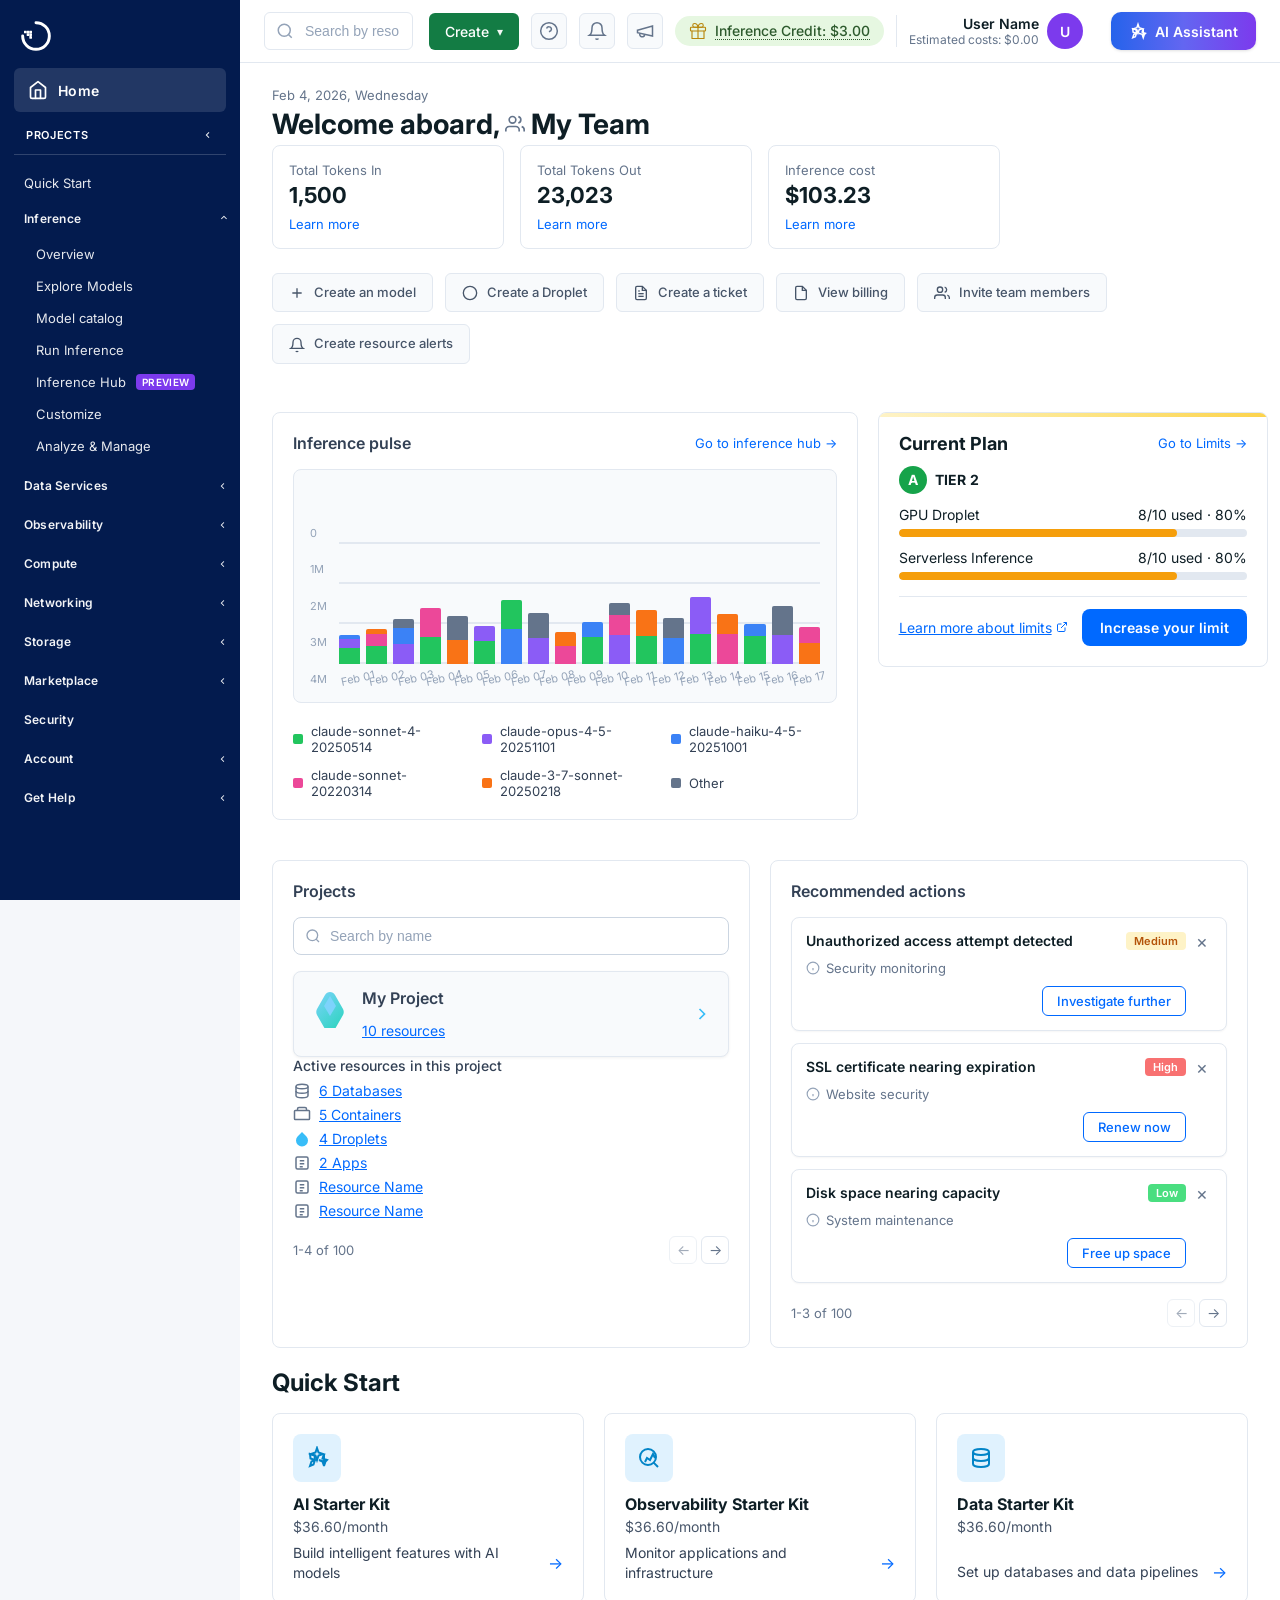
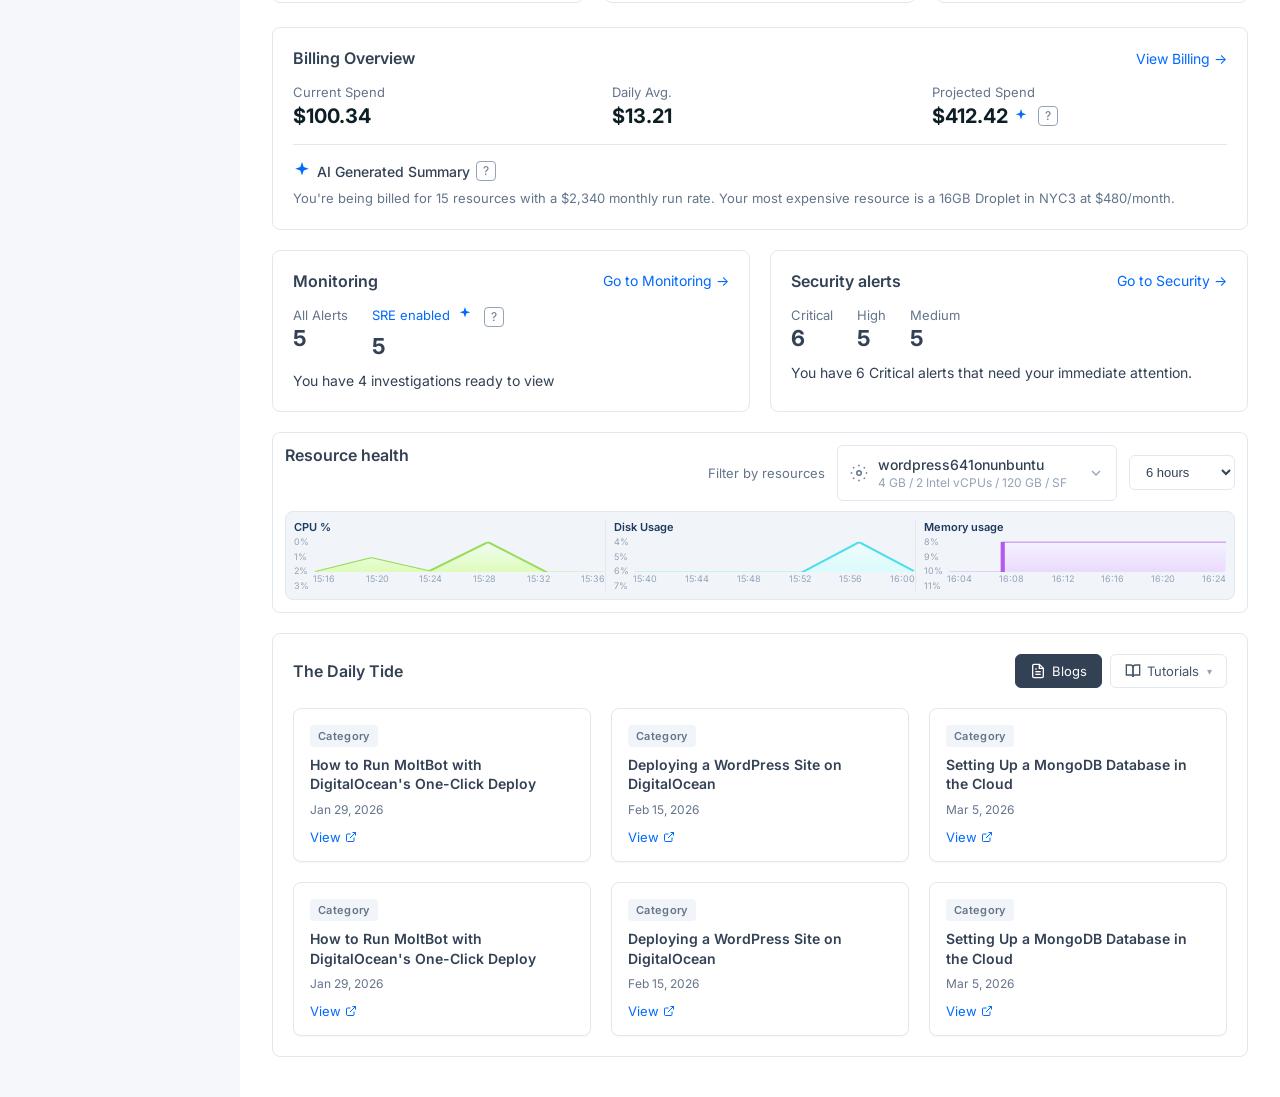
<file: index.html>
<!DOCTYPE html>
<html lang="en">
<head>
  <meta charset="UTF-8">
  <meta name="viewport" content="width=device-width, initial-scale=1.0">
  <link rel="canonical" href="https://digitalocean-udhay.github.io/do-dynamic-pricing/">
  <meta property="og:url" content="https://digitalocean-udhay.github.io/do-dynamic-pricing/">
  <title>DigitalOcean Dashboard</title>
  <link rel="stylesheet" href="styles.css?v=26">
  <link rel="preconnect" href="https://fonts.googleapis.com">
  <link rel="preconnect" href="https://fonts.gstatic.com" crossorigin>
  <link href="https://fonts.googleapis.com/css2?family=Inter:wght@400;500;600;700&display=swap" rel="stylesheet">
</head>
<body>
  <div class="app">
    <!-- Left Sidebar -->
    <aside class="sidebar sidebar-new">
      <div class="sidebar-do-logo">
        <svg class="do-logo" viewBox="0 0 24 24" fill="currentColor" aria-hidden="true">
          <!-- DigitalOcean logo: open circle with pixelated lower-left -->
          <path d="M12 2 A10 10 0 0 1 22 12 A10 10 0 0 1 12 22 A10 10 0 0 1 2 12" fill="none" stroke="currentColor" stroke-width="2.2" stroke-linecap="round" stroke-linejoin="round"/>
          <rect x="3" y="8" width="2" height="2" rx="0.3"/>
          <rect x="5" y="8" width="2" height="2" rx="0.3"/>
          <rect x="5" y="10" width="2" height="2" rx="0.3"/>
          <rect x="7" y="8" width="2" height="2" rx="0.3"/>
          <rect x="7" y="10" width="2" height="2" rx="0.3"/>
          <rect x="7" y="12" width="2" height="2" rx="0.3"/>
        </svg>
      </div>
      <a href="#" class="sidebar-home nav-item active" id="nav-home-sidebar" data-page="home">
        <svg class="sidebar-home-icon" viewBox="0 0 24 24" fill="none" stroke="currentColor" stroke-width="2" stroke-linecap="round" stroke-linejoin="round"><path d="M3 9l9-7 9 7v11a2 2 0 0 1-2 2H5a2 2 0 0 1-2-2z"/><polyline points="9 22 9 12 15 12 15 22"/></svg>
        <span class="nav-label">Home</span>
      </a>
      <div class="nav-group" data-nav-group>
        <div class="nav-item has-chevron" data-toggle>
          <span class="nav-label">PROJECTS</span>
          <span class="chevron">⌃</span>
        </div>
        <div class="nav-sub project-list">
          <a href="#" class="project-item active" id="nav-home" data-page="home">first-project</a>
          <a href="#" class="project-item project-item-new">+ New Project</a>
        </div>
      </div>
      <div class="sidebar-divider"></div>
      <div class="nav-sub sidebar-nav">
        <a href="#" class="nav-sub-item" id="nav-build-app" data-page="build-app">Quick Start</a>
        <div class="nav-group expanded">
          <div class="nav-item has-chevron" data-toggle>
            <span class="nav-label">Inference</span>
            <span class="chevron">⌃</span>
          </div>
          <div class="nav-sub">
            <a href="#" class="nav-sub-item" id="nav-inference-overview" data-page="inference-overview">Overview</a>
            <a href="#" class="nav-sub-item" id="nav-explore-models" data-page="explore-models">Explore Models</a>
            <a href="#" class="nav-sub-item" id="nav-inference-hub-models" data-page="inference-hub-models">Model catalog</a>
            <a href="#" class="nav-sub-item" id="nav-serverless-inference" data-page="serverless-inference">Run Inference</a>
            <a href="#" class="nav-sub-item" id="nav-dedicated-inference" data-page="dedicated-inference">Inference Hub <span class="nav-tag nav-tag-preview">PREVIEW</span></a>
            <a href="#" class="nav-sub-item" id="nav-customize" data-page="customize">Customize</a>
            <a href="#" class="nav-sub-item" id="nav-analyze-manage" data-page="analyze-manage">Analyze & Manage</a>
          </div>
        </div>
        <div class="nav-group">
          <div class="nav-item has-chevron" data-toggle>
            <span class="nav-label">Data Services</span>
            <span class="chevron">⌃</span>
          </div>
          <div class="nav-sub">
            <a href="#" class="nav-sub-item">Databases</a>
            <a href="#" class="nav-sub-item">Search</a>
            <a href="#" class="nav-sub-item">Knowledge Bases</a>
            <a href="#" class="nav-sub-item">Caching</a>
            <a href="#" class="nav-sub-item">Streaming</a>
            <a href="#" class="nav-sub-item">Analytics (future)</a>
          </div>
        </div>
        <div class="nav-group">
          <div class="nav-item has-chevron" data-toggle>
            <span class="nav-label">Observability</span>
            <span class="chevron">⌃</span>
          </div>
          <div class="nav-sub">
            <a href="#" class="nav-sub-item">Metrics</a>
            <a href="#" class="nav-sub-item">Logs</a>
            <a href="#" class="nav-sub-item">Alerts</a>
          </div>
        </div>
        <div class="nav-group">
          <div class="nav-item has-chevron" data-toggle>
            <span class="nav-label">Compute</span>
            <span class="chevron">⌃</span>
          </div>
          <div class="nav-sub">
            <a href="#" class="nav-sub-item">Droplets</a>
            <a href="#" class="nav-sub-item" id="nav-gpu-droplets" data-page="gpu-droplets">GPU Droplets</a>
            <a href="#" class="nav-sub-item">Bare Metal GPUs</a>
            <a href="#" class="nav-sub-item">Kubernetes (DOKS)</a>
            <a href="#" class="nav-sub-item">App Platform Apps</a>
            <a href="#" class="nav-sub-item">Functions</a>
          </div>
        </div>
        <div class="nav-group">
          <div class="nav-item has-chevron" data-toggle>
            <span class="nav-label">Networking</span>
            <span class="chevron">⌃</span>
          </div>
          <div class="nav-sub">
            <a href="#" class="nav-sub-item">Domains</a>
            <a href="#" class="nav-sub-item">Reserved IPs</a>
            <a href="#" class="nav-sub-item">Firewalls</a>
            <a href="#" class="nav-sub-item">Load Balancers</a>
            <a href="#" class="nav-sub-item">VPC</a>
            <a href="#" class="nav-sub-item">Create NAT Gateway</a>
            <a href="#" class="nav-sub-item">Partner Network Connect</a>
            <a href="#" class="nav-sub-item">Private Endpoints</a>
          </div>
        </div>
        <div class="nav-group">
          <div class="nav-item has-chevron" data-toggle>
            <span class="nav-label">Storage</span>
            <span class="chevron">⌃</span>
          </div>
          <div class="nav-sub">
            <a href="#" class="nav-sub-item">Volumes</a>
            <a href="#" class="nav-sub-item">Backups and Snapshots</a>
            <a href="#" class="nav-sub-item">Container Registry</a>
            <a href="#" class="nav-sub-item">Spaces Object Storage</a>
            <a href="#" class="nav-sub-item">Network File Storage</a>
          </div>
        </div>
        <div class="nav-group">
          <div class="nav-item has-chevron" data-toggle>
            <span class="nav-label">Marketplace</span>
            <span class="chevron">⌃</span>
          </div>
          <div class="nav-sub">
            <a href="#" class="nav-sub-item">Integration Marketplace</a>
            <a href="#" class="nav-sub-item" id="nav-ai-agents" data-page="agent-marketplace">AI Agents</a>
          </div>
        </div>
        <div class="nav-group">
          <div class="nav-item has-chevron">
            <span class="nav-label">Security</span>
          </div>
        </div>
        <div class="nav-group">
          <div class="nav-item has-chevron" data-toggle>
            <span class="nav-label">Account</span>
            <span class="chevron">⌃</span>
          </div>
          <div class="nav-sub">
            <a href="#" class="nav-sub-item">Projects</a>
            <a href="#" class="nav-sub-item" data-page="limits">Resource Limits</a>
            <a href="#" class="nav-sub-item">Settings</a>
            <a href="#" class="nav-sub-item" data-page="billing">Billing</a>
            <a href="#" class="nav-sub-item">APIs</a>
            <a href="#" class="nav-sub-item">Activity History</a>
          </div>
        </div>
        <div class="nav-group">
          <div class="nav-item has-chevron" data-toggle>
            <span class="nav-label">Get Help</span>
            <span class="chevron">⌃</span>
          </div>
          <div class="nav-sub">
            <a href="#" class="nav-sub-item">Getting Started</a>
            <a href="#" class="nav-sub-item">API Reference</a>
            <a href="#" class="nav-sub-item">Ideas Portal</a>
            <a href="#" class="nav-sub-item">Community Tutorials</a>
            <a href="#" class="nav-sub-item">Status</a>
          </div>
        </div>
      </div>
    </aside>

    <!-- Main content wrapper -->
    <div class="main-wrapper">
      <!-- Global title bar (same on every page) - DigitalOcean style -->
      <header class="global-header">
        <div class="global-header-search">
          <svg class="global-header-search-icon" viewBox="0 0 24 24" fill="none" stroke="currentColor" stroke-width="2"><circle cx="11" cy="11" r="8"/><path d="m21 21-4.35-4.35"/></svg>
          <input type="text" class="global-header-search-input" placeholder="Search by resource name or public IP (Cmd+B)">
        </div>
        <div class="global-header-right">
          <div class="create-dropdown">
            <button class="btn-create-do" id="create-btn" type="button" aria-expanded="false" aria-haspopup="true">Create <span class="global-header-chevron">▾</span></button>
            <div class="create-menu" id="create-menu" role="menu" hidden>
              <div class="create-menu-section">
                <div class="create-menu-category">INFERENCE</div>
                <a href="#" class="create-menu-item" role="menuitem"><span class="create-menu-icon"><svg viewBox="0 0 24 24" fill="currentColor" width="16" height="16"><path d="M19.35 10.04C18.67 6.59 15.64 4 12 4 9.11 4 6.6 5.64 5.35 8.04 2.34 8.36 0 10.91 0 14c0 3.31 2.69 6 6 6h13c2.76 0 5-2.24 5-5 0-2.64-2.05-4.78-4.65-4.96z"/></svg></span> Serverless Inference</a>
                <a href="#" class="create-menu-item" role="menuitem" data-page="dedicated-inference"><span class="create-menu-icon"><svg viewBox="0 0 24 24" fill="currentColor" width="16" height="16"><path d="M19.35 10.04C18.67 6.59 15.64 4 12 4 9.11 4 6.6 5.64 5.35 8.04 2.34 8.36 0 10.91 0 14c0 3.31 2.69 6 6 6h13c2.76 0 5-2.24 5-5 0-2.64-2.05-4.78-4.65-4.96z"/></svg></span> Inference Hub</a>
                <a href="#" class="create-menu-item" role="menuitem"><span class="create-menu-icon"><svg viewBox="0 0 24 24" fill="currentColor" width="16" height="16"><path d="M19.35 10.04C18.67 6.59 15.64 4 12 4 9.11 4 6.6 5.64 5.35 8.04 2.34 8.36 0 10.91 0 14c0 3.31 2.69 6 6 6h13c2.76 0 5-2.24 5-5 0-2.64-2.05-4.78-4.65-4.96z"/></svg></span> Batch Inference</a>
                <a href="#" class="create-menu-item" role="menuitem"><span class="create-menu-icon"><svg viewBox="0 0 24 24" fill="currentColor" width="16" height="16"><path d="M19.35 10.04C18.67 6.59 15.64 4 12 4 9.11 4 6.6 5.64 5.35 8.04 2.34 8.36 0 10.91 0 14c0 3.31 2.69 6 6 6h13c2.76 0 5-2.24 5-5 0-2.64-2.05-4.78-4.65-4.96z"/></svg></span> AI Agent</a>
              </div>
              <div class="create-menu-section">
                <div class="create-menu-category">DATA SERVICES</div>
                <a href="#" class="create-menu-item" role="menuitem"><span class="create-menu-icon"><svg viewBox="0 0 24 24" fill="currentColor" width="16" height="16"><path d="M19.35 10.04C18.67 6.59 15.64 4 12 4 9.11 4 6.6 5.64 5.35 8.04 2.34 8.36 0 10.91 0 14c0 3.31 2.69 6 6 6h13c2.76 0 5-2.24 5-5 0-2.64-2.05-4.78-4.65-4.96z"/></svg></span> Managed Database</a>
                <a href="#" class="create-menu-item" role="menuitem"><span class="create-menu-icon"><svg viewBox="0 0 24 24" fill="currentColor" width="16" height="16"><path d="M19.35 10.04C18.67 6.59 15.64 4 12 4 9.11 4 6.6 5.64 5.35 8.04 2.34 8.36 0 10.91 0 14c0 3.31 2.69 6 6 6h13c2.76 0 5-2.24 5-5 0-2.64-2.05-4.78-4.65-4.96z"/></svg></span> Search</a>
                <a href="#" class="create-menu-item" role="menuitem"><span class="create-menu-icon"><svg viewBox="0 0 24 24" fill="currentColor" width="16" height="16"><path d="M19.35 10.04C18.67 6.59 15.64 4 12 4 9.11 4 6.6 5.64 5.35 8.04 2.34 8.36 0 10.91 0 14c0 3.31 2.69 6 6 6h13c2.76 0 5-2.24 5-5 0-2.64-2.05-4.78-4.65-4.96z"/></svg></span> Knowledge Base</a>
                <a href="#" class="create-menu-item" role="menuitem"><span class="create-menu-icon"><svg viewBox="0 0 24 24" fill="currentColor" width="16" height="16"><path d="M19.35 10.04C18.67 6.59 15.64 4 12 4 9.11 4 6.6 5.64 5.35 8.04 2.34 8.36 0 10.91 0 14c0 3.31 2.69 6 6 6h13c2.76 0 5-2.24 5-5 0-2.64-2.05-4.78-4.65-4.96z"/></svg></span> Caching</a>
                <a href="#" class="create-menu-item" role="menuitem"><span class="create-menu-icon"><svg viewBox="0 0 24 24" fill="currentColor" width="16" height="16"><path d="M19.35 10.04C18.67 6.59 15.64 4 12 4 9.11 4 6.6 5.64 5.35 8.04 2.34 8.36 0 10.91 0 14c0 3.31 2.69 6 6 6h13c2.76 0 5-2.24 5-5 0-2.64-2.05-4.78-4.65-4.96z"/></svg></span> Streaming</a>
              </div>
              <div class="create-menu-section">
                <div class="create-menu-category">OBSERVABILITY</div>
                <a href="#" class="create-menu-item" role="menuitem"><span class="create-menu-icon"><svg viewBox="0 0 24 24" fill="currentColor" width="16" height="16"><path d="M19.35 10.04C18.67 6.59 15.64 4 12 4 9.11 4 6.6 5.64 5.35 8.04 2.34 8.36 0 10.91 0 14c0 3.31 2.69 6 6 6h13c2.76 0 5-2.24 5-5 0-2.64-2.05-4.78-4.65-4.96z"/></svg></span> Resource Alert</a>
              </div>
              <div class="create-menu-section">
                <div class="create-menu-category">COMPUTE</div>
                <a href="#" class="create-menu-item" role="menuitem"><span class="create-menu-icon"><svg viewBox="0 0 24 24" fill="currentColor" width="16" height="16"><path d="M19.35 10.04C18.67 6.59 15.64 4 12 4 9.11 4 6.6 5.64 5.35 8.04 2.34 8.36 0 10.91 0 14c0 3.31 2.69 6 6 6h13c2.76 0 5-2.24 5-5 0-2.64-2.05-4.78-4.65-4.96z"/></svg></span> Droplet</a>
                <a href="#" class="create-menu-item" role="menuitem"><span class="create-menu-icon"><svg viewBox="0 0 24 24" fill="currentColor" width="16" height="16"><path d="M19.35 10.04C18.67 6.59 15.64 4 12 4 9.11 4 6.6 5.64 5.35 8.04 2.34 8.36 0 10.91 0 14c0 3.31 2.69 6 6 6h13c2.76 0 5-2.24 5-5 0-2.64-2.05-4.78-4.65-4.96z"/></svg></span> GPU Droplet</a>
                <a href="#" class="create-menu-item" role="menuitem"><span class="create-menu-icon"><svg viewBox="0 0 24 24" fill="currentColor" width="16" height="16"><path d="M19.35 10.04C18.67 6.59 15.64 4 12 4 9.11 4 6.6 5.64 5.35 8.04 2.34 8.36 0 10.91 0 14c0 3.31 2.69 6 6 6h13c2.76 0 5-2.24 5-5 0-2.64-2.05-4.78-4.65-4.96z"/></svg></span> Kubernetes Cluster</a>
                <a href="#" class="create-menu-item" role="menuitem"><span class="create-menu-icon"><svg viewBox="0 0 24 24" fill="currentColor" width="16" height="16"><path d="M19.35 10.04C18.67 6.59 15.64 4 12 4 9.11 4 6.6 5.64 5.35 8.04 2.34 8.36 0 10.91 0 14c0 3.31 2.69 6 6 6h13c2.76 0 5-2.24 5-5 0-2.64-2.05-4.78-4.65-4.96z"/></svg></span> App Hosting</a>
                <a href="#" class="create-menu-item" role="menuitem"><span class="create-menu-icon"><svg viewBox="0 0 24 24" fill="currentColor" width="16" height="16"><path d="M19.35 10.04C18.67 6.59 15.64 4 12 4 9.11 4 6.6 5.64 5.35 8.04 2.34 8.36 0 10.91 0 14c0 3.31 2.69 6 6 6h13c2.76 0 5-2.24 5-5 0-2.64-2.05-4.78-4.65-4.96z"/></svg></span> Functions</a>
              </div>
              <div class="create-menu-section">
                <div class="create-menu-category">NETWORKING</div>
                <a href="#" class="create-menu-item" role="menuitem"><span class="create-menu-icon"><svg viewBox="0 0 24 24" fill="currentColor" width="16" height="16"><path d="M19.35 10.04C18.67 6.59 15.64 4 12 4 9.11 4 6.6 5.64 5.35 8.04 2.34 8.36 0 10.91 0 14c0 3.31 2.69 6 6 6h13c2.76 0 5-2.24 5-5 0-2.64-2.05-4.78-4.65-4.96z"/></svg></span> Domains</a>
                <a href="#" class="create-menu-item" role="menuitem"><span class="create-menu-icon"><svg viewBox="0 0 24 24" fill="currentColor" width="16" height="16"><path d="M19.35 10.04C18.67 6.59 15.64 4 12 4 9.11 4 6.6 5.64 5.35 8.04 2.34 8.36 0 10.91 0 14c0 3.31 2.69 6 6 6h13c2.76 0 5-2.24 5-5 0-2.64-2.05-4.78-4.65-4.96z"/></svg></span> Reserved IPs</a>
                <a href="#" class="create-menu-item" role="menuitem"><span class="create-menu-icon"><svg viewBox="0 0 24 24" fill="currentColor" width="16" height="16"><path d="M19.35 10.04C18.67 6.59 15.64 4 12 4 9.11 4 6.6 5.64 5.35 8.04 2.34 8.36 0 10.91 0 14c0 3.31 2.69 6 6 6h13c2.76 0 5-2.24 5-5 0-2.64-2.05-4.78-4.65-4.96z"/></svg></span> Firewalls</a>
                <a href="#" class="create-menu-item" role="menuitem"><span class="create-menu-icon"><svg viewBox="0 0 24 24" fill="currentColor" width="16" height="16"><path d="M19.35 10.04C18.67 6.59 15.64 4 12 4 9.11 4 6.6 5.64 5.35 8.04 2.34 8.36 0 10.91 0 14c0 3.31 2.69 6 6 6h13c2.76 0 5-2.24 5-5 0-2.64-2.05-4.78-4.65-4.96z"/></svg></span> Load Balancers</a>
                <a href="#" class="create-menu-item" role="menuitem"><span class="create-menu-icon"><svg viewBox="0 0 24 24" fill="currentColor" width="16" height="16"><path d="M19.35 10.04C18.67 6.59 15.64 4 12 4 9.11 4 6.6 5.64 5.35 8.04 2.34 8.36 0 10.91 0 14c0 3.31 2.69 6 6 6h13c2.76 0 5-2.24 5-5 0-2.64-2.05-4.78-4.65-4.96z"/></svg></span> VPC</a>
                <a href="#" class="create-menu-item" role="menuitem"><span class="create-menu-icon"><svg viewBox="0 0 24 24" fill="currentColor" width="16" height="16"><path d="M19.35 10.04C18.67 6.59 15.64 4 12 4 9.11 4 6.6 5.64 5.35 8.04 2.34 8.36 0 10.91 0 14c0 3.31 2.69 6 6 6h13c2.76 0 5-2.24 5-5 0-2.64-2.05-4.78-4.65-4.96z"/></svg></span> Create NAT Gateway</a>
                <a href="#" class="create-menu-item" role="menuitem"><span class="create-menu-icon"><svg viewBox="0 0 24 24" fill="currentColor" width="16" height="16"><path d="M19.35 10.04C18.67 6.59 15.64 4 12 4 9.11 4 6.6 5.64 5.35 8.04 2.34 8.36 0 10.91 0 14c0 3.31 2.69 6 6 6h13c2.76 0 5-2.24 5-5 0-2.64-2.05-4.78-4.65-4.96z"/></svg></span> Partner Network Connect</a>
                <a href="#" class="create-menu-item" role="menuitem"><span class="create-menu-icon"><svg viewBox="0 0 24 24" fill="currentColor" width="16" height="16"><path d="M19.35 10.04C18.67 6.59 15.64 4 12 4 9.11 4 6.6 5.64 5.35 8.04 2.34 8.36 0 10.91 0 14c0 3.31 2.69 6 6 6h13c2.76 0 5-2.24 5-5 0-2.64-2.05-4.78-4.65-4.96z"/></svg></span> Private Endpoints</a>
              </div>
              <div class="create-menu-section">
                <div class="create-menu-category">STORAGE</div>
                <a href="#" class="create-menu-item" role="menuitem"><span class="create-menu-icon"><svg viewBox="0 0 24 24" fill="currentColor" width="16" height="16"><path d="M19.35 10.04C18.67 6.59 15.64 4 12 4 9.11 4 6.6 5.64 5.35 8.04 2.34 8.36 0 10.91 0 14c0 3.31 2.69 6 6 6h13c2.76 0 5-2.24 5-5 0-2.64-2.05-4.78-4.65-4.96z"/></svg></span> Volume Block Storage</a>
                <a href="#" class="create-menu-item" role="menuitem"><span class="create-menu-icon"><svg viewBox="0 0 24 24" fill="currentColor" width="16" height="16"><path d="M19.35 10.04C18.67 6.59 15.64 4 12 4 9.11 4 6.6 5.64 5.35 8.04 2.34 8.36 0 10.91 0 14c0 3.31 2.69 6 6 6h13c2.76 0 5-2.24 5-5 0-2.64-2.05-4.78-4.65-4.96z"/></svg></span> Spaces Object Storage</a>
                <a href="#" class="create-menu-item" role="menuitem"><span class="create-menu-icon"><svg viewBox="0 0 24 24" fill="currentColor" width="16" height="16"><path d="M19.35 10.04C18.67 6.59 15.64 4 12 4 9.11 4 6.6 5.64 5.35 8.04 2.34 8.36 0 10.91 0 14c0 3.31 2.69 6 6 6h13c2.76 0 5-2.24 5-5 0-2.64-2.05-4.78-4.65-4.96z"/></svg></span> Network File Storage</a>
              </div>
              <div class="create-menu-section">
                <div class="create-menu-category">ACCOUNT</div>
                <a href="#" class="create-menu-item" role="menuitem"><span class="create-menu-icon"><svg viewBox="0 0 24 24" fill="currentColor" width="16" height="16"><path d="M19.35 10.04C18.67 6.59 15.64 4 12 4 9.11 4 6.6 5.64 5.35 8.04 2.34 8.36 0 10.91 0 14c0 3.31 2.69 6 6 6h13c2.76 0 5-2.24 5-5 0-2.64-2.05-4.78-4.65-4.96z"/></svg></span> API Key</a>
              </div>
            </div>
          </div>
          <div class="support-dropdown">
            <button class="icon-btn icon-btn-question" id="support-btn" type="button" title="Support" aria-label="Support" aria-expanded="false" aria-haspopup="true">
              <svg class="header-icon-svg" viewBox="0 0 24 24" fill="none" stroke="currentColor" stroke-width="1.8"><circle cx="12" cy="12" r="10"/><path d="M9.09 9a3 3 0 0 1 5.83 1c0 2-3 3-3 3"/><path d="M12 17h.01"/></svg>
            </button>
            <div class="support-menu" id="support-menu" role="menu" hidden>
              <div class="support-menu-title">Support Menu</div>
              <a href="#" class="support-menu-item" role="menuitem">Documentation</a>
              <a href="#" class="support-menu-item" role="menuitem">Status Page</a>
              <a href="#" class="support-menu-item" role="menuitem">Contact Support</a>
              <a href="#" class="support-menu-item" role="menuitem">Community</a>
            </div>
          </div>
          <button class="icon-btn" title="Notifications" aria-label="Notifications">
            <svg class="header-icon-svg" viewBox="0 0 24 24" fill="none" stroke="currentColor" stroke-width="1.8"><path d="M6 8a6 6 0 0 1 12 0c0 7 3 9 3 9H3s3-2 3-9"/><path d="M10.3 21a1.94 1.94 0 0 0 3.4 0"/></svg>
          </button>
          <button class="icon-btn" title="Announcements" aria-label="Announcements">
            <svg class="header-icon-svg" viewBox="0 0 24 24" fill="none" stroke="currentColor" stroke-width="1.8"><path d="m3 11 18-5v12L3 14v-3z"/><path d="M11.6 16.8a3 3 0 1 1-5.8-1.6"/></svg>
          </button>
          <a href="#" class="header-inference-credit-pill" data-page="billing" title="Inference Credit">
            <span class="header-inference-credit-icon" aria-hidden="true">
              <svg class="header-inference-credit-gift" viewBox="0 0 24 24" fill="none" stroke="currentColor" stroke-width="1.5" stroke-linecap="round" stroke-linejoin="round"><path d="M20 12v10H4V12"/><rect x="2" y="7" width="20" height="5" rx="1"/><path d="M12 22V7"/><path d="M12 7H7.5a2.5 2.5 0 0 1 0-5C11 2 12 7 12 7z"/><path d="M12 7h4.5a2.5 2.5 0 0 0 0-5C13 2 12 7 12 7z"/></svg>
            </span>
            <span class="header-inference-credit-text">Inference Credit: $3.00</span>
          </a>
          <span class="global-header-divider"></span>
          <div class="global-header-user">
            <div class="user-info">
              <span class="team-name">User Name</span>
              <span class="credits-text">Estimated costs: $0.00</span>
            </div>
            <div class="user-avatar">U</div>
            <span class="global-header-chevron">▾</span>
          </div>
          <button type="button" class="btn-ai-assistant" title="AI Assistant" aria-label="AI Assistant">
            <span class="btn-ai-assistant-icon" aria-hidden="true"><svg viewBox="0 0 24 24" fill="none" stroke="currentColor" stroke-width="2" width="18" height="18"><path d="M12 3l1.5 4.5L18 9l-4.5 1.5L12 15l-1.5-4.5L6 9l4.5-1.5L12 3z"/><path d="M5 21l1.5-4.5L10 15l-4.5-1.5L5 9l4.5 1.5L10 15l-1.5 4.5L5 21z"/><path d="M19 21l-1.5-4.5L13 15l4.5 1.5L19 21l1.5-4.5L22 15l-4.5-1.5L19 9z"/></svg></span>
            <span class="btn-ai-assistant-label">AI Assistant</span>
          </button>
        </div>
      </header>

      <!-- Home / Dashboard page (screenshot 1) -->
      <div class="page-content page-home" id="page-home">
      <main class="main-content home-dashboard">
        <p class="date-text">Feb 4, 2026, Wednesday</p>
        <h1 class="welcome-title">Welcome aboard, <span class="welcome-team"><svg class="welcome-team-icon" viewBox="0 0 24 24" fill="none" stroke="currentColor" stroke-width="2" width="20" height="20"><path d="M17 21v-2a4 4 0 0 0-4-4H5a4 4 0 0 0-4 4v2"/><circle cx="9" cy="7" r="4"/><path d="M23 21v-2a4 4 0 0 0-3-3.87"/><path d="M16 3.13a4 4 0 0 1 0 7.75"/></svg> My Team</span></h1>

        <div class="home-metrics-row">
          <div class="home-metric-card">
            <span class="home-metric-label">Total Tokens In</span>
            <span class="home-metric-value">1,500</span>
            <a href="#" class="home-metric-link">Learn more</a>
          </div>
          <div class="home-metric-card">
            <span class="home-metric-label">Total Tokens Out</span>
            <span class="home-metric-value">23,023</span>
            <a href="#" class="home-metric-link">Learn more</a>
          </div>
          <div class="home-metric-card">
            <span class="home-metric-label">Inference cost</span>
            <span class="home-metric-value">$103.23</span>
            <a href="#" class="home-metric-link">Learn more</a>
          </div>
        </div>

        <div class="quick-actions-row">
          <div class="quick-actions">
            <button class="quick-action-btn"><span class="quick-action-icon"><svg viewBox="0 0 24 24" fill="none" stroke="currentColor" stroke-width="2" width="16" height="16"><path d="M12 5v14M5 12h14"/></svg></span> Create an model</button>
            <button class="quick-action-btn"><span class="quick-action-icon"><svg viewBox="0 0 24 24" fill="none" stroke="currentColor" stroke-width="2" width="16" height="16"><circle cx="12" cy="12" r="10"/></svg></span> Create a Droplet</button>
            <button class="quick-action-btn"><span class="quick-action-icon"><svg viewBox="0 0 24 24" fill="none" stroke="currentColor" stroke-width="2" width="16" height="16"><path d="M14 2H6a2 2 0 0 0-2 2v16a2 2 0 0 0 2 2h12a2 2 0 0 0 2-2V8z"/><path d="M14 2v6h6"/><path d="M16 13H8"/><path d="M16 17H8"/><path d="M10 9H8"/></svg></span> Create a ticket</button>
            <button class="quick-action-btn"><span class="quick-action-icon"><svg viewBox="0 0 24 24" fill="none" stroke="currentColor" stroke-width="2" width="16" height="16"><path d="M14 2H6a2 2 0 0 0-2 2v16a2 2 0 0 0 2 2h12a2 2 0 0 0 2-2V8z"/><path d="M14 2v6h6"/></svg></span> View billing</button>
            <button class="quick-action-btn"><span class="quick-action-icon"><svg viewBox="0 0 24 24" fill="none" stroke="currentColor" stroke-width="2" width="16" height="16"><path d="M17 21v-2a4 4 0 0 0-4-4H5a4 4 0 0 0-4 4v2"/><circle cx="9" cy="7" r="4"/><path d="M23 21v-2a4 4 0 0 0-3-3.87"/><path d="M16 3.13a4 4 0 0 1 0 7.75"/></svg></span> Invite team members</button>
            <button class="quick-action-btn"><span class="quick-action-icon"><svg viewBox="0 0 24 24" fill="none" stroke="currentColor" stroke-width="2" width="16" height="16"><path d="M18 8A6 6 0 0 0 6 8c0 7-3 9-3 9h18s-3-2-3-9"/><path d="M13.73 21a2 2 0 0 1-3.46 0"/></svg></span> Create resource alerts</button>
          </div>
        </div>

        <div class="home-inference-limits-row">
        <section class="card inference-pulse-card">
          <div class="inference-pulse-header-row">
            <h2 class="card-title">Inference pulse</h2>
            <a href="#" class="card-link inference-pulse-goto" data-page="inference-overview">Go to inference hub →</a>
          </div>
          <div class="inference-pulse-chart-wrap">
            <div class="inference-pulse-chart" id="inference-pulse-stacked-chart">
              <div class="ip-chart-y-axis">
                <span class="ip-chart-y-label">4M</span>
                <span class="ip-chart-y-label">3M</span>
                <span class="ip-chart-y-label">2M</span>
                <span class="ip-chart-y-label">1M</span>
                <span class="ip-chart-y-label">0</span>
              </div>
              <div class="ip-chart-main">
                <div class="ip-chart-bars">
                  <div class="ip-chart-bar" style="height:18%"><span class="ip-bar-seg ip-bar-green" style="height:55%"></span><span class="ip-bar-seg ip-bar-purple" style="height:30%"></span><span class="ip-bar-seg ip-bar-blue" style="height:15%"></span></div>
                  <div class="ip-chart-bar" style="height:22%"><span class="ip-bar-seg ip-bar-green" style="height:50%"></span><span class="ip-bar-seg ip-bar-pink" style="height:35%"></span><span class="ip-bar-seg ip-bar-orange" style="height:15%"></span></div>
                  <div class="ip-chart-bar" style="height:28%"><span class="ip-bar-seg ip-bar-purple" style="height:45%"></span><span class="ip-bar-seg ip-bar-blue" style="height:35%"></span><span class="ip-bar-seg ip-bar-gray" style="height:20%"></span></div>
                  <div class="ip-chart-bar" style="height:35%"><span class="ip-bar-seg ip-bar-green" style="height:48%"></span><span class="ip-bar-seg ip-bar-pink" style="height:52%"></span></div>
                  <div class="ip-chart-bar" style="height:30%"><span class="ip-bar-seg ip-bar-orange" style="height:50%"></span><span class="ip-bar-seg ip-bar-gray" style="height:50%"></span></div>
                  <div class="ip-chart-bar" style="height:24%"><span class="ip-bar-seg ip-bar-green" style="height:60%"></span><span class="ip-bar-seg ip-bar-purple" style="height:40%"></span></div>
                  <div class="ip-chart-bar" style="height:40%"><span class="ip-bar-seg ip-bar-blue" style="height:55%"></span><span class="ip-bar-seg ip-bar-green" style="height:45%"></span></div>
                  <div class="ip-chart-bar" style="height:32%"><span class="ip-bar-seg ip-bar-purple" style="height:50%"></span><span class="ip-bar-seg ip-bar-gray" style="height:50%"></span></div>
                  <div class="ip-chart-bar" style="height:20%"><span class="ip-bar-seg ip-bar-pink" style="height:55%"></span><span class="ip-bar-seg ip-bar-orange" style="height:45%"></span></div>
                  <div class="ip-chart-bar" style="height:26%"><span class="ip-bar-seg ip-bar-green" style="height:65%"></span><span class="ip-bar-seg ip-bar-blue" style="height:35%"></span></div>
                  <div class="ip-chart-bar" style="height:38%"><span class="ip-bar-seg ip-bar-purple" style="height:48%"></span><span class="ip-bar-seg ip-bar-pink" style="height:32%"></span><span class="ip-bar-seg ip-bar-gray" style="height:20%"></span></div>
                  <div class="ip-chart-bar" style="height:34%"><span class="ip-bar-seg ip-bar-green" style="height:52%"></span><span class="ip-bar-seg ip-bar-orange" style="height:48%"></span></div>
                  <div class="ip-chart-bar" style="height:29%"><span class="ip-bar-seg ip-bar-blue" style="height:55%"></span><span class="ip-bar-seg ip-bar-gray" style="height:45%"></span></div>
                  <div class="ip-chart-bar" style="height:42%"><span class="ip-bar-seg ip-bar-green" style="height:45%"></span><span class="ip-bar-seg ip-bar-purple" style="height:55%"></span></div>
                  <div class="ip-chart-bar" style="height:31%"><span class="ip-bar-seg ip-bar-pink" style="height:60%"></span><span class="ip-bar-seg ip-bar-orange" style="height:40%"></span></div>
                  <div class="ip-chart-bar" style="height:25%"><span class="ip-bar-seg ip-bar-green" style="height:70%"></span><span class="ip-bar-seg ip-bar-blue" style="height:30%"></span></div>
                  <div class="ip-chart-bar" style="height:36%"><span class="ip-bar-seg ip-bar-purple" style="height:50%"></span><span class="ip-bar-seg ip-bar-gray" style="height:50%"></span></div>
                  <div class="ip-chart-bar" style="height:23%"><span class="ip-bar-seg ip-bar-orange" style="height:58%"></span><span class="ip-bar-seg ip-bar-pink" style="height:42%"></span></div>
                </div>
                <div class="ip-chart-x-labels">
                  <span>Feb 01</span><span>Feb 02</span><span>Feb 03</span><span>Feb 04</span><span>Feb 05</span><span>Feb 06</span><span>Feb 07</span><span>Feb 08</span><span>Feb 09</span><span>Feb 10</span><span>Feb 11</span><span>Feb 12</span><span>Feb 13</span><span>Feb 14</span><span>Feb 15</span><span>Feb 16</span><span>Feb 17</span>
                </div>
              </div>
            </div>
          </div>
          <div class="inference-pulse-legend">
            <div class="ip-legend-item"><span class="ip-legend-dot ip-legend-green"></span><span>claude-sonnet-4-20250514</span></div>
            <div class="ip-legend-item"><span class="ip-legend-dot ip-legend-purple"></span><span>claude-opus-4-5-20251101</span></div>
            <div class="ip-legend-item"><span class="ip-legend-dot ip-legend-blue"></span><span>claude-haiku-4-5-20251001</span></div>
            <div class="ip-legend-item"><span class="ip-legend-dot ip-legend-pink"></span><span>claude-sonnet-20220314</span></div>
            <div class="ip-legend-item"><span class="ip-legend-dot ip-legend-orange"></span><span>claude-3-7-sonnet-20250218</span></div>
            <div class="ip-legend-item"><span class="ip-legend-dot ip-legend-gray"></span><span>Other</span></div>
          </div>
        </section>
        <section class="card home-current-plan-card">
          <div class="home-current-plan-band"></div>
          <div class="home-current-plan-header">
            <h2 class="card-title">Current Plan</h2>
            <a href="#" class="card-link" data-page="limits">Go to Limits →</a>
          </div>
          <div class="home-current-plan-tier">
            <span class="home-current-plan-tier-avatar">A</span>
            <span class="home-current-plan-tier-name">TIER 2</span>
          </div>
          <div class="home-current-plan-resource">
            <div class="home-current-plan-resource-head">
              <span class="home-current-plan-resource-name">GPU Droplet</span>
              <span class="home-current-plan-resource-usage">8/10 used · 80%</span>
            </div>
            <div class="home-current-plan-bar-wrap home-current-plan-bar-orange"><div class="home-current-plan-bar" style="width:80%"></div></div>
          </div>
          <div class="home-current-plan-resource">
            <div class="home-current-plan-resource-head">
              <span class="home-current-plan-resource-name">Serverless Inference</span>
              <span class="home-current-plan-resource-usage">8/10 used · 80%</span>
            </div>
            <div class="home-current-plan-bar-wrap home-current-plan-bar-orange"><div class="home-current-plan-bar" style="width:80%"></div></div>
          </div>
          <div class="home-current-plan-footer">
            <a href="#" class="home-current-plan-learn" data-page="limits">Learn more about limits <span class="gd-ext-icon"><svg viewBox="0 0 24 24" fill="none" stroke="currentColor" stroke-width="2" width="12" height="12"><path d="M18 13v6a2 2 0 0 1-2 2H5a2 2 0 0 1-2-2V8a2 2 0 0 1 2-2h6"/><polyline points="15 3 21 3 21 9"/><line x1="10" y1="14" x2="21" y2="3"/></svg></span></a>
            <button type="button" class="home-current-plan-btn" id="home-current-plan-increase-btn">Increase your limit</button>
          </div>
        </section>
        </div>

        <div class="two-col home-projects-rec">
          <section class="card projects-card">
            <h2 class="card-title">Projects</h2>
            <div class="projects-search-wrap">
              <svg class="projects-search-icon" viewBox="0 0 24 24" fill="none" stroke="currentColor" stroke-width="2" width="16" height="16"><circle cx="11" cy="11" r="8"/><path d="m21 21-4.35-4.35"/></svg>
              <input type="text" class="projects-search-input" placeholder="Search by name">
            </div>
            <a href="#" class="project-card-link">
              <div class="project-card">
                <div class="project-card-icon" aria-hidden="true">
                  <svg viewBox="0 0 40 40" fill="none" xmlns="http://www.w3.org/2000/svg"><path d="M20 4c-2 0-4 1-5 3l-8 14c-1 2-1 4 0 6l8 14c1 2 3 3 5 3s4-1 5-3l8-14c1-2 1-4 0-6l-8-14c-1-2-3-3-5-3z" fill="url(#proj-grad)"/><path d="M20 8l6 10-6 10-6-10 6-10z" fill="#7dd3fc"/><defs><linearGradient id="proj-grad" x1="4" y1="4" x2="36" y2="36" gradientUnits="userSpaceOnUse"><stop stop-color="#7dd3fc"/><stop offset="1" stop-color="#2dd4bf"/></linearGradient></defs></svg>
                </div>
                <div class="project-card-body">
                  <span class="project-card-name">My Project</span>
                  <a href="#" class="project-card-resources-link">10 resources</a>
                </div>
                <span class="project-card-arrow" aria-hidden="true">
                  <svg viewBox="0 0 24 24" fill="none" stroke="currentColor" stroke-width="2" width="20" height="20"><path d="M9 18l6-6-6-6"/></svg>
                </span>
              </div>
            </a>
            <p class="project-active-header">Active resources in this project</p>
            <ul class="project-card-resources">
              <li><span class="project-res-icon project-res-icon-db" aria-hidden="true"></span><a href="#">6 Databases</a></li>
              <li><span class="project-res-icon project-res-icon-container" aria-hidden="true"></span><a href="#">5 Containers</a></li>
              <li><span class="project-res-icon project-res-icon-droplet" aria-hidden="true"></span><a href="#">4 Droplets</a></li>
              <li><span class="project-res-icon project-res-icon-app" aria-hidden="true"></span><a href="#">2 Apps</a></li>
              <li><span class="project-res-icon project-res-icon-app" aria-hidden="true"></span><a href="#">Resource Name</a></li>
              <li><span class="project-res-icon project-res-icon-app" aria-hidden="true"></span><a href="#">Resource Name</a></li>
            </ul>
            <div class="card-pagination">
              <span class="pagination-text">1-4 of 100</span>
              <span class="pagination-arrows">
                <button type="button" class="pagination-arrow" aria-label="Previous" disabled>&#8592;</button>
                <button type="button" class="pagination-arrow" aria-label="Next">&#8594;</button>
              </span>
            </div>
          </section>
          <section class="card recommended-card">
            <h2 class="card-title">Recommended actions</h2>
            <div class="recommended-actions-list">
              <div class="recommended-action-card">
                <button type="button" class="rec-dismiss" aria-label="Dismiss">×</button>
                <div class="rec-action-header">
                  <span class="rec-action-title">Unauthorized access attempt detected</span>
                  <span class="rec-action-badge rec-badge-medium">Medium</span>
                </div>
                <p class="rec-action-meta"><svg class="rec-action-info-icon" viewBox="0 0 24 24" fill="none" stroke="currentColor" stroke-width="2" width="14" height="14"><circle cx="12" cy="12" r="10"/><path d="M12 16v-4"/><path d="M12 8h.01"/></svg> Security monitoring</p>
                <div class="rec-action-footer"><button type="button" class="btn-rec-outline">Investigate further</button></div>
              </div>
              <div class="recommended-action-card">
                <button type="button" class="rec-dismiss" aria-label="Dismiss">×</button>
                <div class="rec-action-header">
                  <span class="rec-action-title">SSL certificate nearing expiration</span>
                  <span class="rec-action-badge rec-badge-high">High</span>
                </div>
                <p class="rec-action-meta"><svg class="rec-action-info-icon" viewBox="0 0 24 24" fill="none" stroke="currentColor" stroke-width="2" width="14" height="14"><circle cx="12" cy="12" r="10"/><path d="M12 16v-4"/><path d="M12 8h.01"/></svg> Website security</p>
                <div class="rec-action-footer"><button type="button" class="btn-rec-outline">Renew now</button></div>
              </div>
              <div class="recommended-action-card">
                <button type="button" class="rec-dismiss" aria-label="Dismiss">×</button>
                <div class="rec-action-header">
                  <span class="rec-action-title">Disk space nearing capacity</span>
                  <span class="rec-action-badge rec-badge-low">Low</span>
                </div>
                <p class="rec-action-meta"><svg class="rec-action-info-icon" viewBox="0 0 24 24" fill="none" stroke="currentColor" stroke-width="2" width="14" height="14"><circle cx="12" cy="12" r="10"/><path d="M12 16v-4"/><path d="M12 8h.01"/></svg> System maintenance</p>
                <div class="rec-action-footer"><button type="button" class="btn-rec-outline">Free up space</button></div>
              </div>
            </div>
            <div class="card-pagination">
              <span class="pagination-text">1-3 of 100</span>
              <span class="pagination-arrows">
                <button type="button" class="pagination-arrow" aria-label="Previous" disabled>&#8592;</button>
                <button type="button" class="pagination-arrow" aria-label="Next">&#8594;</button>
              </span>
            </div>
          </section>
        </div>

        <section class="home-quick-starts-section">
          <h2 class="home-quick-starts-title">Quick Start</h2>
          <div class="home-quick-starts-grid">
            <a href="#" class="home-quick-start-card" data-page="build-app">
              <span class="home-quick-start-icon" aria-hidden="true"><svg viewBox="0 0 24 24" fill="none" stroke="currentColor" stroke-width="2" width="24" height="24"><path d="M12 2l1.5 4.5L18 8l-4.5 1.5L12 14l-1.5-4.5L6 8l4.5-1.5L12 2z"/><path d="M5 20l1.5-4.5L10 14l-4.5-1.5L5 8l4.5 1.5L10 14l-1.5 4.5L5 20z"/><path d="M19 20l-1.5-4.5L14 14l4.5 1.5L19 20l1.5-4.5L22 14l-4.5-1.5L19 8z"/></svg></span>
              <h3 class="home-quick-start-name">AI Starter Kit</h3>
              <p class="home-quick-start-price">$36.60/month</p>
              <div class="home-quick-start-desc-wrap">
                <p class="home-quick-start-desc">Build intelligent features with AI models</p>
                <span class="home-quick-start-arrow" aria-hidden="true">→</span>
              </div>
            </a>
            <a href="#" class="home-quick-start-card" data-page="build-app">
              <span class="home-quick-start-icon" aria-hidden="true"><svg viewBox="0 0 24 24" fill="none" stroke="currentColor" stroke-width="2" width="24" height="24"><circle cx="11" cy="11" r="8"/><path d="m21 21-4.35-4.35"/><path d="M8 16l2-4 3 2 3-6 2 4"/></svg></span>
              <h3 class="home-quick-start-name">Observability Starter Kit</h3>
              <p class="home-quick-start-price">$36.60/month</p>
              <div class="home-quick-start-desc-wrap">
                <p class="home-quick-start-desc">Monitor applications and infrastructure</p>
                <span class="home-quick-start-arrow" aria-hidden="true">→</span>
              </div>
            </a>
            <a href="#" class="home-quick-start-card" data-page="build-app">
              <span class="home-quick-start-icon" aria-hidden="true"><svg viewBox="0 0 24 24" fill="none" stroke="currentColor" stroke-width="2" width="24" height="24"><ellipse cx="12" cy="6" rx="8" ry="3"/><path d="M4 6v12c0 1.66 3.58 3 8 3s8-1.34 8-3V6"/><path d="M4 12c0 1.66 3.58 3 8 3s8-1.34 8-3"/></svg></span>
              <h3 class="home-quick-start-name">Data Starter Kit</h3>
              <p class="home-quick-start-price">$36.60/month</p>
              <div class="home-quick-start-desc-wrap">
                <p class="home-quick-start-desc">Set up databases and data pipelines</p>
                <span class="home-quick-start-arrow" aria-hidden="true">→</span>
              </div>
            </a>
          </div>
        </section>

        <section class="card billing-card home-billing-full">
          <div class="card-title-row card-header-with-link">
            <h2 class="card-title">Billing Overview</h2>
            <a href="#" class="card-link" data-page="billing">View Billing →</a>
          </div>
          <div class="billing-metrics home-billing-metrics">
            <div class="billing-metric"><span class="billing-label">Current Spend</span><span class="billing-value">$100.34</span></div>
            <div class="billing-metric"><span class="billing-label">Daily Avg.</span><span class="billing-value">$13.21</span></div>
            <div class="billing-metric billing-metric-projected">
              <span class="billing-label">Projected Spend</span>
              <span class="billing-value-wrap"><span class="billing-value">$412.42</span><span class="billing-spark-icon" aria-hidden="true"><svg viewBox="0 0 16 16" fill="currentColor" width="14" height="14"><path d="M8 0l1.5 4.5L14 6l-4.5 1.5L8 12l-1.5-4.5L2 6l4.5-1.5L8 0z"/></svg></span><button type="button" class="billing-q" aria-label="Help">?</button></span>
            </div>
          </div>
          <div class="billing-ai-summary-block">
            <div class="billing-ai-heading">
              <span class="billing-ai-icon-wrap" aria-hidden="true"><svg viewBox="0 0 16 16" fill="currentColor" width="18" height="18"><path d="M8 0l1.5 4.5L14 6l-4.5 1.5L8 12l-1.5-4.5L2 6l4.5-1.5L8 0z"/></svg></span>
              <span class="billing-ai-label">AI Generated Summary</span>
              <button type="button" class="billing-q" aria-label="Help">?</button>
            </div>
            <p class="billing-summary-text">You're being billed for 15 resources with a $2,340 monthly run rate. Your most expensive resource is a 16GB Droplet in NYC3 at $480/month.</p>
          </div>
        </section>

        <div class="two-col monitoring-security-row">
          <section class="card monitoring-card">
            <div class="card-title-row card-header-with-link">
              <h2 class="card-title">Monitoring</h2>
              <a href="#" class="card-link">Go to Monitoring →</a>
            </div>
            <div class="monitoring-metrics">
              <div class="monitoring-metric-block">
                <span class="monitoring-metric-label">All Alerts</span>
                <span class="monitoring-metric-value">5</span>
              </div>
              <div class="monitoring-metric-block monitoring-sre-block">
                <span class="monitoring-metric-label monitoring-sre-label">SRE enabled</span>
                <span class="monitoring-metric-value">5</span>
                <span class="monitoring-spark-icon" aria-hidden="true"><svg viewBox="0 0 16 16" fill="currentColor" width="14" height="14"><path d="M8 0l1.5 4.5L14 6l-4.5 1.5L8 12l-1.5-4.5L2 6l4.5-1.5L8 0z"/></svg></span>
                <button type="button" class="monitoring-q billing-q" aria-label="Help">?</button>
              </div>
            </div>
            <p class="monitoring-summary">You have 4 investigations ready to view</p>
          </section>
          <section class="card security-card">
            <div class="card-title-row card-header-with-link">
              <h2 class="card-title">Security alerts</h2>
              <a href="#" class="card-link">Go to Security →</a>
            </div>
            <div class="security-metrics">
              <div class="security-metric-block"><span class="security-metric-label">Critical</span><span class="security-metric-value">6</span></div>
              <div class="security-metric-block"><span class="security-metric-label">High</span><span class="security-metric-value">5</span></div>
              <div class="security-metric-block"><span class="security-metric-label">Medium</span><span class="security-metric-value">5</span></div>
            </div>
            <p class="security-summary-text">You have 6 Critical alerts that need your immediate attention.</p>
          </section>
        </div>

        <section class="card resource-health-card">
          <div class="resource-health-header">
            <h2 class="card-title">Resource health</h2>
            <div class="resource-health-filters">
              <span class="resource-health-filter-label">Filter by resources</span>
              <div class="resource-health-resource-dropdown">
                <svg class="resource-health-gear" viewBox="0 0 24 24" fill="none" stroke="currentColor" stroke-width="2" width="18" height="18"><circle cx="12" cy="12" r="3"/><path d="M12 1v2M12 21v2M4.22 4.22l1.42 1.42M18.36 18.36l1.42 1.42M1 12h2M21 12h2M4.22 19.78l1.42-1.42M18.36 5.64l1.42-1.42M19.78 4.22l-1.42 1.42M5.64 18.36l-1.42 1.42"/></svg>
                <div class="resource-health-resource-text">
                  <span class="resource-health-resource-name">wordpress641onunbuntu</span>
                  <span class="resource-health-resource-spec">4 GB / 2 Intel vCPUs / 120 GB / SF</span>
                </div>
                <svg class="resource-health-chevron" viewBox="0 0 24 24" fill="none" stroke="currentColor" stroke-width="2" width="16" height="16"><path d="M6 9l6 6 6-6"/></svg>
              </div>
              <select class="resource-health-time">
                <option>6 hours</option>
              </select>
            </div>
          </div>
          <div class="health-charts-container">
            <div class="health-chart-panel">
              <div class="health-chart-title">CPU %</div>
              <div class="health-chart-inner">
                <div class="health-chart-y-axis"><span>3%</span><span>2%</span><span>1%</span><span>0%</span></div>
                <div class="health-chart-area-wrap">
                  <div class="health-chart-svg-wrap">
                    <svg class="health-chart-svg" viewBox="0 0 100 100" preserveAspectRatio="none" aria-hidden="true">
                      <defs><linearGradient id="cpu-fill" x1="0" y1="1" x2="0" y2="0"><stop offset="0%" stop-color="#dffbba"/><stop offset="100%" stop-color="#f0fdf4"/></linearGradient></defs>
                      <path class="health-chart-area health-chart-area-cpu" fill="url(#cpu-fill)" d="M 0 100 L 0 100 L 20 60 L 40 97 L 60 17 L 80 100 L 100 100 L 100 100 Z"/>
                      <path class="health-chart-line health-chart-line-cpu" fill="none" stroke="#98dd5b" stroke-width="1.5" stroke-linecap="round" stroke-linejoin="round" d="M 0 100 L 20 60 L 40 97 L 60 17 L 80 100 L 100 100"/>
                    </svg>
                  </div>
                  <div class="health-chart-x-axis"><span>15:16</span><span>15:20</span><span>15:24</span><span>15:28</span><span>15:32</span><span>15:36</span></div>
                </div>
              </div>
            </div>
            <div class="health-chart-panel health-chart-panel-sep">
              <div class="health-chart-title">Disk Usage</div>
              <div class="health-chart-inner">
                <div class="health-chart-y-axis"><span>7%</span><span>6%</span><span>5%</span><span>4%</span></div>
                <div class="health-chart-area-wrap">
                  <div class="health-chart-svg-wrap">
                    <svg class="health-chart-svg" viewBox="0 0 100 100" preserveAspectRatio="none" aria-hidden="true">
                      <defs><linearGradient id="disk-fill" x1="0" y1="1" x2="0" y2="0"><stop offset="0%" stop-color="#dafbfd"/><stop offset="100%" stop-color="#f0fdfa"/></linearGradient></defs>
                      <path class="health-chart-area health-chart-area-disk" fill="url(#disk-fill)" d="M 0 100 L 20 100 L 40 100 L 60 100 L 80 17 L 100 100 L 100 100 Z"/>
                      <path class="health-chart-line health-chart-line-disk" fill="none" stroke="#4dddee" stroke-width="1.5" stroke-linecap="round" stroke-linejoin="round" d="M 0 100 L 20 100 L 40 100 L 60 100 L 80 17 L 100 100"/>
                    </svg>
                  </div>
                  <div class="health-chart-x-axis"><span>15:40</span><span>15:44</span><span>15:48</span><span>15:52</span><span>15:56</span><span>16:00</span></div>
                </div>
              </div>
            </div>
            <div class="health-chart-panel health-chart-panel-sep">
              <div class="health-chart-title">Memory usage</div>
              <div class="health-chart-inner">
                <div class="health-chart-y-axis"><span>11%</span><span>10%</span><span>9%</span><span>8%</span></div>
                <div class="health-chart-area-wrap">
                  <div class="health-chart-svg-wrap">
                    <svg class="health-chart-svg" viewBox="0 0 100 100" preserveAspectRatio="none" aria-hidden="true">
                      <defs><linearGradient id="mem-fill" x1="0" y1="1" x2="0" y2="0"><stop offset="0%" stop-color="#eadafd"/><stop offset="100%" stop-color="#f5f3ff"/></linearGradient></defs>
                      <path class="health-chart-area health-chart-area-mem" fill="url(#mem-fill)" d="M 0 100 L 20 100 L 20 17 L 40 17 L 60 17 L 80 17 L 100 17 L 100 100 Z"/>
                      <path class="health-chart-line health-chart-line-mem" fill="none" stroke="#b35bee" stroke-width="1.5" stroke-linecap="round" stroke-linejoin="round" d="M 0 100 L 20 100 L 20 17 L 40 17 L 60 17 L 80 17 L 100 17"/>
                    </svg>
                  </div>
                  <div class="health-chart-x-axis"><span>16:04</span><span>16:08</span><span>16:12</span><span>16:16</span><span>16:20</span><span>16:24</span></div>
                </div>
              </div>
            </div>
          </div>
        </section>

        <section class="card daily-tide-card">
          <div class="daily-tide-header">
            <h2 class="card-title">The Daily Tide</h2>
            <div class="daily-tide-tabs">
              <button type="button" class="daily-tide-tab active"><svg class="daily-tide-tab-icon" viewBox="0 0 24 24" fill="none" stroke="currentColor" stroke-width="2" width="16" height="16"><path d="M14 2H6a2 2 0 0 0-2 2v16a2 2 0 0 0 2 2h12a2 2 0 0 0 2-2V8z"/><path d="M14 2v6h6"/><path d="M16 13H8"/><path d="M16 17H8"/><path d="M10 9H8"/></svg> Blogs</button>
              <button type="button" class="daily-tide-tab"><svg class="daily-tide-tab-icon" viewBox="0 0 24 24" fill="none" stroke="currentColor" stroke-width="2" width="16" height="16"><path d="M2 3h6a4 4 0 0 1 4 4v14a3 3 0 0 0-3-3H2z"/><path d="M22 3h-6a4 4 0 0 0-4 4v14a3 3 0 0 1 3-3h7z"/></svg> Tutorials <span class="daily-tide-chevron">▾</span></button>
            </div>
          </div>
          <div class="daily-tide-grid">
            <div class="daily-tide-item">
              <span class="daily-tide-cat">Category</span>
              <h3 class="daily-tide-title">How to Run MoltBot with DigitalOcean's One-Click Deploy</h3>
              <p class="daily-tide-date">Jan 29, 2026</p>
              <a href="#" class="daily-tide-view">View <svg viewBox="0 0 24 24" fill="none" stroke="currentColor" stroke-width="2" width="12" height="12"><path d="M18 13v6a2 2 0 0 1-2 2H5a2 2 0 0 1-2-2V8a2 2 0 0 1 2-2h6"/><polyline points="15 3 21 3 21 9"/><line x1="10" y1="14" x2="21" y2="3"/></svg></a>
            </div>
            <div class="daily-tide-item">
              <span class="daily-tide-cat">Category</span>
              <h3 class="daily-tide-title">Deploying a WordPress Site on DigitalOcean</h3>
              <p class="daily-tide-date">Feb 15, 2026</p>
              <a href="#" class="daily-tide-view">View <svg viewBox="0 0 24 24" fill="none" stroke="currentColor" stroke-width="2" width="12" height="12"><path d="M18 13v6a2 2 0 0 1-2 2H5a2 2 0 0 1-2-2V8a2 2 0 0 1 2-2h6"/><polyline points="15 3 21 3 21 9"/><line x1="10" y1="14" x2="21" y2="3"/></svg></a>
            </div>
            <div class="daily-tide-item">
              <span class="daily-tide-cat">Category</span>
              <h3 class="daily-tide-title">Setting Up a MongoDB Database in the Cloud</h3>
              <p class="daily-tide-date">Mar 5, 2026</p>
              <a href="#" class="daily-tide-view">View <svg viewBox="0 0 24 24" fill="none" stroke="currentColor" stroke-width="2" width="12" height="12"><path d="M18 13v6a2 2 0 0 1-2 2H5a2 2 0 0 1-2-2V8a2 2 0 0 1 2-2h6"/><polyline points="15 3 21 3 21 9"/><line x1="10" y1="14" x2="21" y2="3"/></svg></a>
            </div>
            <div class="daily-tide-item">
              <span class="daily-tide-cat">Category</span>
              <h3 class="daily-tide-title">How to Run MoltBot with DigitalOcean's One-Click Deploy</h3>
              <p class="daily-tide-date">Jan 29, 2026</p>
              <a href="#" class="daily-tide-view">View <svg viewBox="0 0 24 24" fill="none" stroke="currentColor" stroke-width="2" width="12" height="12"><path d="M18 13v6a2 2 0 0 1-2 2H5a2 2 0 0 1-2-2V8a2 2 0 0 1 2-2h6"/><polyline points="15 3 21 3 21 9"/><line x1="10" y1="14" x2="21" y2="3"/></svg></a>
            </div>
            <div class="daily-tide-item">
              <span class="daily-tide-cat">Category</span>
              <h3 class="daily-tide-title">Deploying a WordPress Site on DigitalOcean</h3>
              <p class="daily-tide-date">Feb 15, 2026</p>
              <a href="#" class="daily-tide-view">View <svg viewBox="0 0 24 24" fill="none" stroke="currentColor" stroke-width="2" width="12" height="12"><path d="M18 13v6a2 2 0 0 1-2 2H5a2 2 0 0 1-2-2V8a2 2 0 0 1 2-2h6"/><polyline points="15 3 21 3 21 9"/><line x1="10" y1="14" x2="21" y2="3"/></svg></a>
            </div>
            <div class="daily-tide-item">
              <span class="daily-tide-cat">Category</span>
              <h3 class="daily-tide-title">Setting Up a MongoDB Database in the Cloud</h3>
              <p class="daily-tide-date">Mar 5, 2026</p>
              <a href="#" class="daily-tide-view">View <svg viewBox="0 0 24 24" fill="none" stroke="currentColor" stroke-width="2" width="12" height="12"><path d="M18 13v6a2 2 0 0 1-2 2H5a2 2 0 0 1-2-2V8a2 2 0 0 1 2-2h6"/><polyline points="15 3 21 3 21 9"/><line x1="10" y1="14" x2="21" y2="3"/></svg></a>
            </div>
          </div>
        </section>
      </main>
      </div>
      <!-- Launchpad page -->
      <div class="page-content page-build-app" id="page-build-app" hidden>
        <div class="build-app-body">
          <main class="build-app-main launchpad-main">
            <div class="launchpad">
              <h1 class="launchpad-title">Quick Start</h1>
              <div class="launchpad-templates-header">
                <h2 class="launchpad-templates-title">Start from a Template</h2>
                <a href="#" class="launchpad-templates-link">Browse all templates →</a>
              </div>
              <div class="launchpad-templates-grid">
                <article class="launchpad-template-card">
                  <h3 class="launchpad-template-name">AI SaaS Starter Kit</h3>
                  <p class="launchpad-template-desc">Multi-tenant AI SaaS application with inference routing, knowledge base, and observability.</p>
                  <p class="launchpad-template-price">$87/mo</p>
                  <div class="launchpad-template-tags">
                    <span class="launchpad-tag">Inference Router</span>
                    <span class="launchpad-tag">Knowledge Base</span>
                    <span class="launchpad-tag">Guardrails</span>
                    <span class="launchpad-tag">App Platform</span>
                  </div>
                  <div class="launchpad-template-actions">
                    <button type="button" class="launchpad-btn-preview">View on Github</button>
                    <button type="button" class="launchpad-btn-use" data-prompt="Multi-tenant AI SaaS application with inference routing, knowledge base, and observability." data-goto="architecture-canvas">Use Template</button>
                  </div>
                </article>
                <article class="launchpad-template-card">
                  <h3 class="launchpad-template-name">Agent Workflow Starter Kit</h3>
                  <p class="launchpad-template-desc">Multi-agent architecture with MCP tools and background workers.</p>
                  <p class="launchpad-template-price">$120/mo</p>
                  <div class="launchpad-template-tags">
                    <span class="launchpad-tag">Model Router</span>
                    <span class="launchpad-tag">MCP Tools</span>
                    <span class="launchpad-tag">Workers</span>
                    <span class="launchpad-tag">PostgreSQL</span>
                  </div>
                  <div class="launchpad-template-actions">
                    <button type="button" class="launchpad-btn-preview">View on Github</button>
                    <button type="button" class="launchpad-btn-use" data-prompt="Multi-agent architecture with MCP tools and background workers.">Use Template</button>
                  </div>
                </article>
                <article class="launchpad-template-card">
                  <h3 class="launchpad-template-name">RAG Application Starter Kit</h3>
                  <p class="launchpad-template-desc">Document ingestion, vector search, and LLM-powered answers.</p>
                  <p class="launchpad-template-price">$65/mo</p>
                  <div class="launchpad-template-tags">
                    <span class="launchpad-tag">Knowledge Base</span>
                    <span class="launchpad-tag">Embeddings</span>
                    <span class="launchpad-tag">LLM Inference</span>
                  </div>
                  <div class="launchpad-template-actions">
                    <button type="button" class="launchpad-btn-preview">View on Github</button>
                    <button type="button" class="launchpad-btn-use" data-prompt="Document ingestion, vector search, and LLM-powered answers." data-goto="architecture-canvas-rag">Use Template</button>
                  </div>
                </article>
                <article class="launchpad-template-card">
                  <h3 class="launchpad-template-name">AI Internal Assistant</h3>
                  <p class="launchpad-template-desc">Secure enterprise document assistant with role-based access.</p>
                  <p class="launchpad-template-price">$95/mo</p>
                  <div class="launchpad-template-tags">
                    <span class="launchpad-tag">Auth</span>
                    <span class="launchpad-tag">Knowledge Base</span>
                    <span class="launchpad-tag">Guardrails</span>
                  </div>
                  <div class="launchpad-template-actions">
                    <button type="button" class="launchpad-btn-preview">View on Github</button>
                    <button type="button" class="launchpad-btn-use" data-prompt="Secure enterprise document assistant with role-based access.">Use Template</button>
                  </div>
                </article>
              </div>
            </div>
          </main>
        </div>
      </div>

      <!-- Architecture Canvas (from AI SaaS / Use Template) -->
      <div class="page-content page-architecture-canvas" id="page-architecture-canvas" hidden>
        <main class="arch-canvas-main-wrap">
          <div class="arch-canvas-content arch-canvas-view-grid" id="arch-canvas-content">
            <div class="arch-canvas-top-row">
              <div class="arch-canvas-header-text">
                <h1 class="arch-canvas-title">Architecture Canvas</h1>
                <p class="arch-canvas-subtitle">This is what we recommend for your infrastructure stack.</p>
                <p class="arch-canvas-desc">Opinionated defaults for fastest time-to-value; advanced customization via Terraform export. Deploy a production-ready AI SaaS baseline with minimal decisions. App Runtime runs your app; Data Store holds users and metadata; Cache + Queue handles async work; Object Storage holds uploads; AI Inference runs models; Networking + Security and Observability round out the stack.</p>
              </div>
              <div class="arch-canvas-controls">
                <a href="#" class="arch-canvas-control arch-canvas-control-active" id="arch-canvas-view-grid-btn" data-view="grid">Grid</a>
                <a href="#" class="arch-canvas-control" id="arch-canvas-view-flow-btn" data-view="flow">Flow</a>
                <a href="#" class="arch-canvas-control" id="arch-canvas-start-over">Start over</a>
              </div>
            </div>
            <nav class="arch-canvas-flow" aria-label="Architecture flow" id="arch-canvas-flow-nav">
              <a href="#">User input</a>
              <span class="arch-canvas-arrow" aria-hidden="true">→</span>
              <a href="#">App Runtime</a>
              <span class="arch-canvas-arrow" aria-hidden="true">→</span>
              <a href="#">Data Store</a>
              <span class="arch-canvas-arrow" aria-hidden="true">→</span>
              <a href="#">Cache + Queue</a>
              <span class="arch-canvas-arrow" aria-hidden="true">→</span>
              <a href="#">Object Storage</a>
              <span class="arch-canvas-arrow" aria-hidden="true">→</span>
              <a href="#">AI Inference</a>
              <span class="arch-canvas-arrow" aria-hidden="true">→</span>
              <a href="#">Networking + Security</a>
              <span class="arch-canvas-arrow" aria-hidden="true">→</span>
              <a href="#">Observability</a>
            </nav>
            <div class="arch-canvas-request-flow-wrap" id="arch-canvas-request-flow-wrap" hidden>
              <div class="arch-canvas-request-flow-box">
                <h2 class="arch-canvas-request-flow-title">Architecture Topology</h2>
                <img src="assets/rag-architecture-topology.png" alt="Architecture flow: User input through Guardrails, Inference &amp; Routing, Knowledge Base, Context Cache, MCP &amp; Tools to Deploy &amp; Observe" class="arch-canvas-topology-img" />
              </div>
            </div>
            <div class="arch-canvas-grid" id="arch-canvas-grid-wrap">
              <section class="arch-canvas-card">
                <div class="arch-canvas-card-head">
                  <h2 class="arch-canvas-card-title">App Runtime</h2>
                  <a href="#" class="arch-canvas-edit">Edit</a>
                </div>
                <p class="arch-canvas-card-desc">Runs your web app, API, and background worker.</p>
                <p class="arch-canvas-defaults-label">AI RECOMMENDED DEFAULTS</p>
                <dl class="arch-canvas-defaults">
                  <div><dt>COMPUTE MODE</dt><dd>App Platform (recommended)</dd></div>
                  <div><dt>REGION</dt><dd>NYC3</dd></div>
                  <div><dt>SCALE PRESET</dt><dd>Dev</dd></div>
                </dl>
                <p class="arch-canvas-why">Why recommend this? <span>DO primitives: App Platform, Droplets, DOKS, Container Registry.</span></p>
              </section>
              <section class="arch-canvas-card">
                <div class="arch-canvas-card-head">
                  <h2 class="arch-canvas-card-title">Data Store</h2>
                  <a href="#" class="arch-canvas-edit">Edit</a>
                </div>
                <p class="arch-canvas-card-desc">System of record for users, tenants, metadata, and billing.</p>
                <p class="arch-canvas-defaults-label">AI RECOMMENDED DEFAULTS</p>
                <dl class="arch-canvas-defaults">
                  <div><dt>DATABASE</dt><dd>PostgreSQL (recommended)</dd></div>
                  <div><dt>SIZE PRESET</dt><dd>Dev</dd></div>
                  <div><dt>BACKUPS</dt><dd>On (recommended)</dd></div>
                </dl>
                <p class="arch-canvas-why">Why recommend this? <span>DO primitives: Managed Databases (PostgreSQL/MySQL).</span></p>
              </section>
              <section class="arch-canvas-card">
                <div class="arch-canvas-card-head">
                  <h2 class="arch-canvas-card-title">Cache + Queue</h2>
                  <a href="#" class="arch-canvas-edit">Edit</a>
                </div>
                <p class="arch-canvas-card-desc">Caching and background job queue for ingestion and async work.</p>
                <p class="arch-canvas-defaults-label">AI RECOMMENDED DEFAULTS</p>
                <dl class="arch-canvas-defaults">
                  <div><dt>ENABLE REDIS</dt><dd>On (recommended)</dd></div>
                  <div><dt>USAGE</dt><dd>Cache + Queue (recommended)</dd></div>
                  <div><dt>SIZE PRESET</dt><dd>Dev</dd></div>
                </dl>
                <p class="arch-canvas-why">Why recommend this? <span>DO primitives: Managed Redis.</span></p>
              </section>
              <section class="arch-canvas-card">
                <div class="arch-canvas-card-head">
                  <h2 class="arch-canvas-card-title">Object Storage</h2>
                  <a href="#" class="arch-canvas-edit">Edit</a>
                </div>
                <p class="arch-canvas-card-desc">Stores uploads, documents, and artifacts used by the app and RAG.</p>
                <p class="arch-canvas-defaults-label">AI RECOMMENDED DEFAULTS</p>
                <dl class="arch-canvas-defaults">
                  <div><dt>ENABLE STORAGE</dt><dd>On (recommended)</dd></div>
                  <div><dt>ACCESS</dt><dd>Private (recommended)</dd></div>
                  <div><dt>CDN</dt><dd>Off</dd></div>
                </dl>
                <p class="arch-canvas-why">Why recommend this? <span>DO primitives: Spaces (Object Storage), CDN.</span></p>
              </section>
              <section class="arch-canvas-card">
                <div class="arch-canvas-card-head">
                  <h2 class="arch-canvas-card-title">AI Inference</h2>
                  <a href="#" class="arch-canvas-edit">Edit</a>
                </div>
                <p class="arch-canvas-card-desc">Runs model Inference for chat, extraction, classification, etc.</p>
                <p class="arch-canvas-defaults-label">AI RECOMMENDED DEFAULTS</p>
                <dl class="arch-canvas-defaults">
                  <div><dt>INFERENCE MODE</dt><dd>Serverless (recommended)</dd></div>
                  <div><dt>DEFAULT MODEL</dt><dd>Curated default (recommended)</dd></div>
                  <div><dt>COST/LATENCY PROFILE</dt><dd>Balanced (recommended)</dd></div>
                </dl>
                <p class="arch-canvas-why">Why recommend this? <span>DO primitives: DO AI / Gradient Inference, GPU Droplets, DOKS GPU nodes.</span></p>
              </section>
              <section class="arch-canvas-card">
                <div class="arch-canvas-card-head">
                  <h2 class="arch-canvas-card-title">Networking + Security</h2>
                  <a href="#" class="arch-canvas-edit">Edit</a>
                </div>
                <p class="arch-canvas-card-desc">Controls ingress, baseline isolation, and environment hardening defaults.</p>
                <p class="arch-canvas-defaults-label">AI RECOMMENDED DEFAULTS</p>
                <dl class="arch-canvas-defaults">
                  <div><dt>INGRESS</dt><dd>Managed HTTPS (recommended)</dd></div>
                  <div><dt>NETWORK</dt><dd>VPC on (recommended)</dd></div>
                  <div><dt>ENVIRONMENT</dt><dd>Dev</dd></div>
                </dl>
                <p class="arch-canvas-why">Why recommend this? <span>DO primitives: VPC, Load Balancer, App Platform Ingress/TLS, Firewalls.</span></p>
              </section>
              <section class="arch-canvas-card">
                <div class="arch-canvas-card-head">
                  <h2 class="arch-canvas-card-title">Observability</h2>
                  <a href="#" class="arch-canvas-edit">Edit</a>
                </div>
                <p class="arch-canvas-card-desc">Basic metrics, uptime, alerting, and log retention controls.</p>
                <p class="arch-canvas-defaults-label">AI RECOMMENDED DEFAULTS</p>
                <dl class="arch-canvas-defaults">
                  <div><dt>OBSERVABILITY PRESET</dt><dd>Basic (recommended)</dd></div>
                  <div><dt>ALERTS</dt><dd>On (recommended)</dd></div>
                  <div><dt>LOG RETENTION</dt><dd>7 days (recommended)</dd></div>
                </dl>
                <p class="arch-canvas-why">Why recommend this? <span>DO primitives: Monitoring, Alert Policies, Uptime Checks, Logging (by compute).</span></p>
              </section>
            </div>
          </div>
          <aside class="arch-canvas-sidebar">
            <div class="arch-canvas-summary-block">
              <h3 class="arch-canvas-sidebar-title">Summary</h3>
              <dl class="arch-canvas-summary-dl">
                <div><dt>APP NAME</dt><dd>accounting-ai</dd></div>
                <div><dt>PROJECT NAME</dt><dd>accounting-ai-launchpad</dd></div>
                <div><dt>REGION</dt><dd>NYC3</dd></div>
              </dl>
            </div>
            <div class="arch-canvas-summary-block">
              <h3 class="arch-canvas-sidebar-title">Resources and cost</h3>
              <dl class="arch-canvas-summary-dl">
                <div><dt>App Platform</dt><dd>variable</dd></div>
                <div><dt>Managed PostgreSQL</dt><dd>variable</dd></div>
                <div><dt>Managed Redis</dt><dd>variable</dd></div>
                <div><dt>Spaces</dt><dd>variable</dd></div>
                <div><dt>AI Inference</dt><dd>variable</dd></div>
                <div><dt>Monitoring</dt><dd>included</dd></div>
              </dl>
              <p class="arch-canvas-cost-note">Estimated cost varies by usage and scale.</p>
            </div>
            <p class="arch-canvas-legal">By selecting "Deploy" below, you agree to the DigitalOcean Terms of Service and any applicable service-specific terms.</p>
            <button type="button" class="arch-canvas-deploy-btn" id="arch-canvas-deploy-btn">Deploy</button>
            <p class="arch-canvas-terraform">Done securely using Terraform</p>
          </aside>
        </main>
      </div>

      <!-- RAG Architecture Canvas (from RAG Application Starter Kit / Use Template) -->
      <div class="page-content page-architecture-canvas page-architecture-canvas-rag" id="page-architecture-canvas-rag" hidden>
        <main class="arch-canvas-main-wrap">
          <div class="arch-canvas-content arch-canvas-view-grid" id="arch-canvas-rag-content">
            <div class="arch-canvas-top-row">
              <div class="arch-canvas-header-text">
                <h1 class="arch-canvas-title">Architecture Canvas</h1>
                <p class="arch-canvas-subtitle">This is what we recommend for your infrastructure stack.</p>
                <p class="arch-canvas-desc">When a user sends a message, Guardrails check it for safety and compliance. Inference &amp; Routing sends the request to your AI model, using Knowledge Base for document retrieval and Context Cache for conversation history. MCP &amp; Tool Use lets the model call tools (e.g. case status, deadlines). Deploy &amp; Observe runs the app and monitors it.</p>
              </div>
              <div class="arch-canvas-controls">
                <a href="#" class="arch-canvas-control arch-canvas-control-active" id="arch-canvas-rag-view-grid-btn">Grid</a>
                <a href="#" class="arch-canvas-control" id="arch-canvas-rag-view-flow-btn">Flow</a>
                <a href="#" class="arch-canvas-control" id="arch-canvas-rag-start-over">Start over</a>
              </div>
            </div>
            <nav class="arch-canvas-flow" id="arch-canvas-rag-flow-nav" aria-label="Architecture flow">
              <a href="#">User input</a>
              <span class="arch-canvas-arrow" aria-hidden="true">→</span>
              <a href="#">Guardrails</a>
              <span class="arch-canvas-arrow" aria-hidden="true">→</span>
              <a href="#">Inference &amp; Routing</a>
              <span class="arch-canvas-arrow" aria-hidden="true">→</span>
              <a href="#">Knowledge Base</a>
              <span class="arch-canvas-arrow" aria-hidden="true">→</span>
              <a href="#">Context Cache</a>
              <span class="arch-canvas-arrow" aria-hidden="true">→</span>
              <a href="#">MCP &amp; Tools</a>
              <span class="arch-canvas-arrow" aria-hidden="true">→</span>
              <a href="#">Deploy &amp; Observe</a>
            </nav>
            <div class="arch-canvas-request-flow-wrap" id="arch-canvas-rag-request-flow-wrap" hidden>
              <div class="arch-canvas-request-flow-box">
                <h2 class="arch-canvas-request-flow-title">Architecture Topology</h2>
                <img src="assets/rag-architecture-topology.png" alt="RAG architecture flow: User input → Guardrails → Inference &amp; Routing → Knowledge Base, Context Cache, MCP &amp; Tools → Deploy &amp; Observe" class="arch-canvas-topology-img" />
              </div>
            </div>
            <div class="arch-canvas-grid arch-canvas-rag-grid" id="arch-canvas-rag-grid-wrap">
              <section class="arch-canvas-card arch-canvas-rag-card">
                <div class="arch-canvas-card-head">
                  <h2 class="arch-canvas-card-title">COMPUTE Inference &amp; Routing</h2>
                  <a href="#" class="arch-canvas-edit">Edit</a>
                </div>
                <p class="arch-canvas-card-desc">AI model routing and fallback.</p>
                <p class="arch-canvas-connects-label">CONNECTS TO:</p>
                <ul class="arch-canvas-connects arch-canvas-connects-green">
                  <li>Knowledge Base: RAG retrieval</li>
                  <li>Context Cache: conversation history</li>
                  <li>MCP &amp; Tool Use: tool calls</li>
                </ul>
                <p class="arch-canvas-defaults-label">AI RECOMMENDED DEFAULTS</p>
                <dl class="arch-canvas-defaults">
                  <div><dt>MODE</dt><dd>Serverless (pay-per-token)</dd></div>
                  <div><dt>PRIMARY MODEL</dt><dd>Llama 3.1 70B Instruct</dd></div>
                  <div><dt>FALLBACK MODEL</dt><dd>Llama 3.1 8B Instruct</dd></div>
                </dl>
                <p class="arch-canvas-why">Why recommend this? <span>Serverless scales automatically and avoids idle GPU costs—ideal for early-stage SaaS with unpredictable traffic.</span></p>
                <a href="#" class="arch-canvas-whatif">What if I remove this?</a>
              </section>
              <section class="arch-canvas-card arch-canvas-rag-card">
                <div class="arch-canvas-card-head">
                  <h2 class="arch-canvas-card-title">DATA Context Cache (Managed Database)</h2>
                  <a href="#" class="arch-canvas-edit">Edit</a>
                </div>
                <p class="arch-canvas-card-desc">Session and conversation context.</p>
                <p class="arch-canvas-connects-label">CONNECTS TO:</p>
                <ul class="arch-canvas-connects arch-canvas-connects-blue">
                  <li>Inference &amp; Routing: returns history</li>
                </ul>
                <p class="arch-canvas-defaults-label">AI RECOMMENDED DEFAULTS</p>
                <dl class="arch-canvas-defaults">
                  <div><dt>INSTANCE SIZE</dt><dd>1 vCPU / 1 GB</dd></div>
                  <div><dt>TTL</dt><dd>14400 seconds (4 hours)</dd></div>
                </dl>
                <p class="arch-canvas-why">Why recommend this? <span>Valkey (Redis-compatible) for conversation history; context caching cuts model calls for repeated or multi-step chats.</span></p>
                <a href="#" class="arch-canvas-whatif">What if I remove this?</a>
              </section>
              <section class="arch-canvas-card arch-canvas-rag-card">
                <div class="arch-canvas-card-head">
                  <h2 class="arch-canvas-card-title">TOOLING MCP &amp; Tool Use (Included)</h2>
                  <a href="#" class="arch-canvas-edit">Edit</a>
                </div>
                <p class="arch-canvas-card-desc">Tools and agent integrations.</p>
                <p class="arch-canvas-connects-label">CONNECTS TO:</p>
                <ul class="arch-canvas-connects arch-canvas-connects-blue">
                  <li>Inference &amp; Routing: returns tool results</li>
                </ul>
                <p class="arch-canvas-defaults-label">AI RECOMMENDED DEFAULTS</p>
                <div class="arch-canvas-pills">
                  <button type="button" class="arch-canvas-pill">KB Retrieval</button>
                  <button type="button" class="arch-canvas-pill">Case Status</button>
                  <button type="button" class="arch-canvas-pill">Filing Deadlines</button>
                </div>
                <p class="arch-canvas-why">Why recommend this? <span>MCP lets agents call APIs and databases directly instead of relying only on LLM reasoning.</span></p>
                <a href="#" class="arch-canvas-whatif">What if I remove this?</a>
              </section>
              <section class="arch-canvas-card arch-canvas-rag-card">
                <div class="arch-canvas-card-head">
                  <h2 class="arch-canvas-card-title">DATA Knowledge Base (Managed Database)</h2>
                  <a href="#" class="arch-canvas-edit">Edit</a>
                </div>
                <p class="arch-canvas-card-desc">Vector store and embeddings for RAG.</p>
                <p class="arch-canvas-connects-label">CONNECTS TO:</p>
                <ul class="arch-canvas-connects arch-canvas-connects-blue">
                  <li>Inference &amp; Routing: returns documents</li>
                </ul>
                <p class="arch-canvas-defaults-label">AI RECOMMENDED DEFAULTS</p>
                <dl class="arch-canvas-defaults">
                  <div><dt>DB SIZE</dt><dd>2 vCPU / 4 GB</dd></div>
                  <div><dt>EMBEDDING MODEL</dt><dd>BGE Large EN v1.5</dd></div>
                  <div><dt>CHUNK SIZE</dt><dd>512</dd></div>
                  <div><dt>OVERLAP</dt><dd>64</dd></div>
                </dl>
                <p class="arch-canvas-why">Why recommend this? <span>Chunk size and overlap improve retrieval accuracy while balancing embedding cost.</span></p>
                <a href="#" class="arch-canvas-whatif">What if I remove this?</a>
              </section>
              <section class="arch-canvas-card arch-canvas-rag-card">
                <div class="arch-canvas-card-head">
                  <h2 class="arch-canvas-card-title">SAFETY Guardrails (Included)</h2>
                  <a href="#" class="arch-canvas-edit">Edit</a>
                </div>
                <p class="arch-canvas-card-desc">Safety and compliance controls.</p>
                <p class="arch-canvas-connects-label">CONNECTS TO:</p>
                <ul class="arch-canvas-connects arch-canvas-connects-blue">
                  <li>Inference &amp; Routing: validated request</li>
                </ul>
                <p class="arch-canvas-defaults-label">AI RECOMMENDED DEFAULTS</p>
                <div class="arch-canvas-pills">
                  <button type="button" class="arch-canvas-pill">PII Redaction</button>
                  <button type="button" class="arch-canvas-pill">Toxicity Filter</button>
                  <button type="button" class="arch-canvas-pill">Prompt Injection</button>
                  <button type="button" class="arch-canvas-pill">Hallucination Detection</button>
                </div>
                <p class="arch-canvas-rag-topics"><strong>TOPICS:</strong> contracts, case_research, compliance</p>
                <p class="arch-canvas-why">Why recommend this? <span>PII filtering and prompt injection protection for SaaS handling sensitive documents.</span></p>
                <a href="#" class="arch-canvas-whatif">What if I remove this?</a>
              </section>
              <section class="arch-canvas-card arch-canvas-rag-card">
                <div class="arch-canvas-card-head">
                  <h2 class="arch-canvas-card-title">INFRASTRUCTURE Deploy &amp; Observe (App Platform)</h2>
                  <a href="#" class="arch-canvas-edit">Edit</a>
                </div>
                <p class="arch-canvas-card-desc">Hosting, alerts, and scaling.</p>
                <p class="arch-canvas-defaults-label">AI RECOMMENDED DEFAULTS</p>
                <dl class="arch-canvas-defaults">
                  <div><dt>REGION</dt><dd>New York (NYC3)</dd></div>
                  <div><dt>ALERT</dt><dd>Slack webhook URL</dd></div>
                </dl>
                <div class="arch-canvas-pills">
                  <button type="button" class="arch-canvas-pill">Batch Cron (3AM)</button>
                  <button type="button" class="arch-canvas-pill">Auto-scale</button>
                </div>
                <p class="arch-canvas-why">Why recommend this? <span>Region based on your location. App Platform provides managed scaling, monitoring, and TLS.</span></p>
                <a href="#" class="arch-canvas-whatif">What if I remove this?</a>
              </section>
            </div>
          </div>
          <aside class="arch-canvas-sidebar">
            <div class="arch-canvas-summary-block">
              <h3 class="arch-canvas-sidebar-title">Summary</h3>
              <dl class="arch-canvas-summary-dl">
                <div><dt>APP NAME</dt><dd>accounting-ai</dd></div>
                <div><dt>PROJECT NAME</dt><dd>accounting-ai-launchpad</dd></div>
                <div><dt>REGION</dt><dd>NYC3</dd></div>
              </dl>
            </div>
            <div class="arch-canvas-summary-block">
              <h3 class="arch-canvas-sidebar-title">Resources and cost</h3>
              <dl class="arch-canvas-summary-dl">
                <div><dt>App Platform</dt><dd>$12/month</dd></div>
                <div><dt>Knowledge Base</dt><dd>$19.60/month</dd></div>
                <div><dt>Observability</dt><dd>Included</dd></div>
                <div><dt>Model Router</dt><dd>variable</dd></div>
                <div><dt>Guardrails</dt><dd>included</dd></div>
              </dl>
              <p class="arch-canvas-cost-rag">Estimated monthly cost <strong>$87/mo + token usage</strong></p>
            </div>
            <p class="arch-canvas-legal">By selecting "Deploy" below, you agree to the DigitalOcean Terms of Service and any applicable service-specific terms.</p>
            <button type="button" class="arch-canvas-deploy-btn">Deploy</button>
            <p class="arch-canvas-terraform">Done securely using Terraform</p>
          </aside>
        </main>
      </div>

      <!-- Deploying progress (after Deploy on Architecture Canvas) -->
      <div class="page-content page-deploying-progress" id="page-deploying-progress" hidden>
        <main class="deploying-main">
          <h1 class="deploying-title">Deploying your architecture</h1>
          <p class="deploying-subtitle">We're deploying your starter kit and getting everything configured. Resources are being added to the AI SaaS project and tagged for easy management.</p>
          <div class="deploying-progress-card">
            <ul class="deploying-progress-list">
              <li class="deploying-progress-item">
                <span class="deploying-progress-check" aria-hidden="true">✓</span>
                <div class="deploying-progress-text">
                  <span class="deploying-progress-label">Creating project</span>
                  <span class="deploying-progress-detail">AI SaaS</span>
                </div>
              </li>
              <li class="deploying-progress-item">
                <span class="deploying-progress-check" aria-hidden="true">✓</span>
                <div class="deploying-progress-text">
                  <span class="deploying-progress-label">Creating database</span>
                  <span class="deploying-progress-detail">Managed PostgreSQL</span>
                </div>
              </li>
              <li class="deploying-progress-item">
                <span class="deploying-progress-check" aria-hidden="true">✓</span>
                <div class="deploying-progress-text">
                  <span class="deploying-progress-label">Configuring inference</span>
                  <span class="deploying-progress-detail">Model Router</span>
                </div>
              </li>
              <li class="deploying-progress-item">
                <span class="deploying-progress-check" aria-hidden="true">✓</span>
                <div class="deploying-progress-text">
                  <span class="deploying-progress-label">Setting up storage</span>
                  <span class="deploying-progress-detail">Spaces</span>
                </div>
              </li>
              <li class="deploying-progress-item">
                <span class="deploying-progress-check" aria-hidden="true">✓</span>
                <div class="deploying-progress-text">
                  <span class="deploying-progress-label">Enabling observability</span>
                  <span class="deploying-progress-detail">Alerts</span>
                </div>
              </li>
              <li class="deploying-progress-item">
                <span class="deploying-progress-check" aria-hidden="true">✓</span>
                <div class="deploying-progress-text">
                  <span class="deploying-progress-label">Deploying application</span>
                  <span class="deploying-progress-detail">App Platform</span>
                </div>
              </li>
              <li class="deploying-progress-item">
                <span class="deploying-progress-check" aria-hidden="true">✓</span>
                <div class="deploying-progress-text">
                  <span class="deploying-progress-label">Finalizing deployment</span>
                  <span class="deploying-progress-detail"></span>
                </div>
              </li>
            </ul>
            <div class="deploying-progress-actions">
              <button type="button" class="deploying-btn-primary" id="deploying-progress-continue">Continue</button>
            </div>
          </div>
        </main>
      </div>

      <!-- Deploying complete (after Continue) -->
      <div class="page-content page-deploying" id="page-deploying" hidden>
        <main class="deploying-main">
          <h1 class="deploying-title">Deploying your architecture</h1>
          <p class="deploying-subtitle">We're deploying your starter kit and getting everything configured. Resources are being added to the AI SaaS project and tagged for easy management.</p>
          <div class="deploying-card">
            <p class="deploying-live">Your AI SaaS application is live.</p>
            <p class="deploying-resources-label">RESOURCES PROVISIONED</p>
            <ul class="deploying-resources-list">
              <li>App Platform</li>
              <li>Managed PostgreSQL</li>
              <li>Intelligent Model Router</li>
              <li>Spaces (Storage)</li>
              <li>Observability &amp; Alerts</li>
              <li>Project (AI SaaS)</li>
            </ul>
            <div class="deploying-card-actions">
              <button type="button" class="deploying-btn-primary">Open Application</button>
              <button type="button" class="deploying-btn-outline">View Deployed Resources</button>
              <button type="button" class="deploying-btn-outline">Customize in GitHub</button>
            </div>
          </div>
          <div class="deploying-card">
            <h2 class="deploying-next-title">Next Steps</h2>
            <p class="deploying-next-desc">Guided connections checklist.</p>
            <ul class="deploying-checklist">
              <li class="deploying-checklist-item done">
                <span class="deploying-checklist-icon" aria-hidden="true">✓</span>
                <span class="deploying-checklist-label">App live</span>
              </li>
              <li class="deploying-checklist-item">
                <span class="deploying-checklist-icon pending" aria-hidden="true">⌛</span>
                <div class="deploying-checklist-content">
                  <span class="deploying-checklist-label">Connect Stripe (optional)</span>
                  <span class="deploying-checklist-hint">Enable usage-based billing.</span>
                </div>
                <button type="button" class="deploying-btn-connect">Connect</button>
              </li>
              <li class="deploying-checklist-item">
                <span class="deploying-checklist-icon pending" aria-hidden="true">⌛</span>
                <div class="deploying-checklist-content">
                  <span class="deploying-checklist-label">Set authentication provider (optional)</span>
                  <span class="deploying-checklist-hint">Configure OAuth or SSO.</span>
                </div>
                <button type="button" class="deploying-btn-connect">Connect</button>
              </li>
              <li class="deploying-checklist-item">
                <span class="deploying-checklist-icon pending" aria-hidden="true">⌛</span>
                <div class="deploying-checklist-content">
                  <span class="deploying-checklist-label">Configure custom domain (optional)</span>
                  <span class="deploying-checklist-hint">Connect your domain for production use.</span>
                </div>
                <button type="button" class="deploying-btn-connect">Connect</button>
              </li>
            </ul>
          </div>
        </main>
      </div>

      <!-- Inference Hub Overview page -->
      <div class="page-content page-inference-overview" id="page-inference-overview" hidden>
        <main class="main-content inference-overview-main">
          <div class="ih-header-row">
            <div class="ih-header-left">
              <h1 class="ih-title">AI Inference Hub</h1>
              <p class="ih-desc">Built on AI SDK, Inference Hub lets you switch between hundreds of models without managing rate limits or provider accounts.</p>
              <div class="ih-buttons">
                <button type="button" class="btn-ih btn-ih-primary">Model Playground</button>
                <button type="button" class="btn-ih btn-ih-secondary">Documentation</button>
                <button type="button" class="btn-ih btn-ih-blue">Create an API Key</button>
              </div>
            </div>
            <div class="ih-code-box">
              <div class="ih-code-tabs">
                <button type="button" class="ih-code-tab active">AI SDK</button>
                <button type="button" class="ih-code-tab">Python</button>
                <button type="button" class="ih-code-tab">OpenAI HTTP</button>
              </div>
              <pre class="ih-code-block"><code>import { streamText } from 'ai'

const result =
  streamText({
    model: 'openai/gpt-5.2',
    prompt: 'Why is the sky blue?'
  })</code></pre>
              <button type="button" class="ih-code-copy" aria-label="Copy"><svg width="16" height="16" viewBox="0 0 24 24" fill="none" stroke="currentColor" stroke-width="2"><rect x="9" y="9" width="13" height="13" rx="2"/><path d="M5 15H4a2 2 0 0 1-2-2V4a2 2 0 0 1 2-2h9a2 2 0 0 1 2 2v1"/></svg></button>
            </div>
          </div>

          <div class="ih-metrics-row">
            <div class="ih-metric-card">
              <div class="ih-metric-label">TOKENS</div>
              <div class="ih-metric-value">12.8M</div>
              <div class="ih-metric-meta">51% <span class="ih-metric-total">/25M</span></div>
              <div class="ih-metric-bar-wrap"><div class="ih-metric-bar" style="width:51%"></div></div>
            </div>
            <div class="ih-metric-card">
              <div class="ih-metric-label">SERVERLESS</div>
              <div class="ih-metric-value">48.3K requests</div>
              <div class="ih-metric-meta">p50 <span class="ih-metric-highlight">142ms</span> · p99 890ms</div>
              <div class="ih-metric-bar-wrap ih-metric-bar-chart"><div class="ih-mini-bar" style="height:40%"></div><div class="ih-mini-bar" style="height:70%"></div><div class="ih-mini-bar" style="height:55%"></div><div class="ih-mini-bar" style="height:90%"></div><div class="ih-mini-bar" style="height:60%"></div><div class="ih-mini-bar" style="height:80%"></div></div>
            </div>
            <div class="ih-metric-card">
              <div class="ih-metric-label">DEDICATED</div>
              <div class="ih-metric-value">3 pods</div>
              <div class="ih-metric-meta">GPU hrs 187 / 720</div>
              <div class="ih-metric-bar-wrap ih-metric-bar-chart"><div class="ih-mini-bar ih-mini-bar-red" style="height:35%"></div><div class="ih-mini-bar ih-mini-bar-red" style="height:50%"></div><div class="ih-mini-bar ih-mini-bar-red" style="height:45%"></div><div class="ih-mini-bar ih-mini-bar-red" style="height:60%"></div></div>
            </div>
            <div class="ih-metric-card">
              <div class="ih-metric-label">SPEND</div>
              <div class="ih-metric-value">$1,284</div>
              <div class="ih-metric-meta">of $3,000</div>
              <div class="ih-metric-bar-wrap"><div class="ih-metric-bar ih-metric-bar-blue" style="width:42.8%"></div></div>
              <div class="ih-spend-labels"><span class="ih-spend-tag ih-spend-sl">SL $842</span><span class="ih-spend-tag ih-spend-dd">DD $442</span></div>
            </div>
          </div>

          <section class="ih-section">
            <h2 class="ih-section-title">ALERTS</h2>
            <div class="ih-alerts-list">
              <div class="ih-alert">
                <span class="ih-alert-dot ih-alert-critical"></span>
                <span class="ih-alert-text">Pod us-east-2c latency spike (p99 &gt; 2s)</span>
                <span class="ih-alert-badge">1 Critical</span>
                <span class="ih-alert-time">18m</span>
              </div>
              <div class="ih-alert">
                <span class="ih-alert-dot ih-alert-warning"></span>
                <span class="ih-alert-text">Token usage projected to exceed limit by Mar 12</span>
                <span class="ih-alert-time">2h</span>
              </div>
              <div class="ih-alert">
                <span class="ih-alert-dot ih-alert-info"></span>
                <span class="ih-alert-text">claude-sonnet-4-5 available for deployment</span>
                <span class="ih-alert-time">1d</span>
              </div>
            </div>
          </section>

          <section class="ih-section">
            <h2 class="ih-section-title ih-section-title-quick"><svg class="ih-section-icon" viewBox="0 0 24 24" fill="none" stroke="currentColor" stroke-width="2"><path d="M22 19a2 2 0 0 1-2 2H4a2 2 0 0 1-2-2V5a2 2 0 0 1 2-2h5l2 3h9a2 2 0 0 1 2 2z"/></svg> Quick Access</h2>
            <div class="ih-quick-grid">
              <div class="ih-quick-card">
                <span class="ih-quick-icon"><svg viewBox="0 0 24 24" fill="none" stroke="currentColor" stroke-width="1.5"><rect x="3" y="3" width="18" height="18" rx="2"/><path d="M3 9h18M9 21V9"/></svg></span>
                <h3 class="ih-quick-title">Create Image</h3>
                <p class="ih-quick-desc">Text-to-image with SDXL, Flux, and DALL-E.</p>
                <a href="#" class="ih-quick-link">Generate →</a>
              </div>
              <div class="ih-quick-card">
                <span class="ih-quick-icon"><svg viewBox="0 0 24 24" fill="none" stroke="currentColor" stroke-width="1.5"><polygon points="5 3 19 12 5 21 5 3"/></svg></span>
                <h3 class="ih-quick-title">Create Video</h3>
                <p class="ih-quick-desc">Text-to-video and image-to-video generation.</p>
                <a href="#" class="ih-quick-link">Generate →</a>
              </div>
              <div class="ih-quick-card">
                <span class="ih-quick-icon"><svg viewBox="0 0 24 24" fill="none" stroke="currentColor" stroke-width="1.5"><path d="M9 18V5l12-2v13"/><path d="M9 9l12-2"/></svg></span>
                <h3 class="ih-quick-title">Create Audio</h3>
                <p class="ih-quick-desc">Text-to-speech, sound effects, and music.</p>
                <a href="#" class="ih-quick-link">Generate →</a>
              </div>
              <div class="ih-quick-card">
                <span class="ih-quick-icon"><svg viewBox="0 0 24 24" fill="none" stroke="currentColor" stroke-width="1.5"><circle cx="12" cy="12" r="10"/><path d="M12 8v4l2 2"/></svg></span>
                <h3 class="ih-quick-title">Create an Agent</h3>
                <p class="ih-quick-desc">Autonomous AI agents with tools and memory.</p>
                <a href="#" class="ih-quick-link ih-quick-link-green">Launch agent →</a>
              </div>
              <div class="ih-quick-card">
                <span class="ih-quick-icon"><svg viewBox="0 0 24 24" fill="none" stroke="currentColor" stroke-width="1.5"><polygon points="5 3 19 12 5 21 5 3"/></svg></span>
                <h3 class="ih-quick-title">Run Inference</h3>
                <p class="ih-quick-desc">Serverless, dedicated, batch, or GPU.</p>
                <a href="#" class="ih-quick-link">Get started →</a>
              </div>
              <div class="ih-quick-card">
                <span class="ih-quick-icon"><svg viewBox="0 0 24 24" fill="none" stroke="currentColor" stroke-width="1.5"><circle cx="11" cy="11" r="8"/><path d="m21 21-4.35-4.35"/></svg></span>
                <h3 class="ih-quick-title">Explore Models</h3>
                <p class="ih-quick-desc">150+ models with benchmarks and pricing.</p>
                <a href="#" class="ih-quick-link">Browse →</a>
              </div>
              <div class="ih-quick-card">
                <span class="ih-quick-icon"><svg viewBox="0 0 24 24" fill="none" stroke="currentColor" stroke-width="1.5"><path d="M14.7 6.3a1 1 0 0 0 0 1.4l1.6 1.6a1 1 0 0 0 1.4 0l3.77-3.77a6 6 0 0 1-7.94 7.94l-6.91 6.91a2.12 2.12 0 0 1-3-3l6.91-6.91a6 6 0 0 1 7.94-7.94l-3.76 3.76z"/></svg></span>
                <h3 class="ih-quick-title">Build an AI app</h3>
                <p class="ih-quick-desc">Everything you need to build an AI app.</p>
                <a href="#" class="ih-quick-link">Start building →</a>
              </div>
              <div class="ih-quick-card">
                <span class="ih-quick-icon"><svg viewBox="0 0 24 24" fill="none" stroke="currentColor" stroke-width="1.5"><circle cx="12" cy="12" r="3"/><path d="M12 1v2M12 21v2M4.22 4.22l1.42 1.42M18.36 18.36l1.42 1.42M1 12h2M21 12h2M4.22 19.78l1.42-1.42M18.36 5.64l1.42-1.42"/></svg></span>
                <h3 class="ih-quick-title">Customize</h3>
                <p class="ih-quick-desc">Evaluate, benchmark, fine-tune models.</p>
                <a href="#" class="ih-quick-link">Customize →</a>
              </div>
              <div class="ih-quick-card">
                <span class="ih-quick-icon"><svg viewBox="0 0 24 24" fill="none" stroke="currentColor" stroke-width="1.5"><path d="M12 2v4M12 18v4M4.93 4.93l2.83 2.83M16.24 16.24l2.83 2.83M2 12h4M18 12h4M4.93 19.07l2.83-2.83M16.24 7.76l2.83-2.83"/><circle cx="12" cy="12" r="4"/></svg></span>
                <h3 class="ih-quick-title">Model Router</h3>
                <p class="ih-quick-desc">Route by cost, latency, or A/B splits.</p>
                <a href="#" class="ih-quick-link">Configure →</a>
              </div>
              <div class="ih-quick-card">
                <span class="ih-quick-icon"><svg viewBox="0 0 24 24" fill="none" stroke="currentColor" stroke-width="1.5"><path d="M3 3v18h18"/><path d="M18 17V9M13 17V5M8 17v-3"/></svg></span>
                <h3 class="ih-quick-title">Analyze & Manage</h3>
                <p class="ih-quick-desc">Monitor usage, deployments, and costs.</p>
                <a href="#" class="ih-quick-link">View dashboard →</a>
              </div>
            </div>
          </section>
        </main>
      </div>

      <!-- Analyze & Manage page (full dashboard) -->
      <div class="page-content page-analyze-manage" id="page-analyze-manage" hidden>
        <main class="main-content serverless-inference-main">
          <div class="si-top-row">
            <nav class="si-breadcrumb"><a href="#">Inference Hub</a> <span class="si-breadcrumb-sep">&gt;</span> <strong>ANALYZE</strong></nav>
            <div class="si-range-export">
              <div class="si-range-btns">
                <button type="button" class="si-range-btn">1D</button>
                <button type="button" class="si-range-btn active">7D</button>
                <button type="button" class="si-range-btn">30D</button>
                <button type="button" class="si-range-btn">90D</button>
              </div>
              <button type="button" class="si-export-btn"><span class="si-export-icon"><svg viewBox="0 0 24 24" fill="none" stroke="currentColor" stroke-width="2" width="14" height="14"><path d="M21 15v4a2 2 0 0 1-2 2H5a2 2 0 0 1-2-2v-4M7 10l5 5 5-5M12 15V3"/></svg></span> Export CSV</button>
            </div>
          </div>
          <h1 class="si-title">Analyze & Manage</h1>

          <section class="si-section">
            <h2 class="si-section-heading"><span class="si-section-icon"><svg viewBox="0 0 24 24" fill="none" stroke="currentColor" stroke-width="2" width="18" height="18"><circle cx="12" cy="12" r="3"/><path d="M19.4 15a1.65 1.65 0 0 0 .33 1.82l.06.06a2 2 0 0 1 0 2.83 2 2 0 0 1-2.83 0l-.06-.06a1.65 1.65 0 0 0-1.82-.33 1.65 1.65 0 0 0-1 1.51V21a2 2 0 0 1-2 2 2 2 0 0 1-2-2v-.09A1.65 1.65 0 0 0 9 19.4a1.65 1.65 0 0 0-1.82.33l-.06.06a2 2 0 0 1-2.83 0 2 2 0 0 1 0-2.83l.06-.06a1.65 1.65 0 0 0 .33-1.82 1.65 1.65 0 0 0-1.51-1H3a2 2 0 0 1-2-2 2 2 0 0 1 2-2h.09A1.65 1.65 0 0 0 4.6 9a1.65 1.65 0 0 0-.33-1.82l-.06-.06a2 2 0 0 1 0-2.83 2 2 0 0 1 2.83 0l.06.06a1.65 1.65 0 0 0 1.82.33H9a1.65 1.65 0 0 0 1-1.51V3a2 2 0 0 1 2-2 2 2 0 0 1 2 2v.09a1.65 1.65 0 0 0 1 1.51 1.65 1.65 0 0 0 1.82-.33l.06-.06a2 2 0 0 1 2.83 0 2 2 0 0 1 0 2.83l-.06.06a1.65 1.65 0 0 0-.33 1.82V9a1.65 1.65 0 0 0 1.51 1H21a2 2 0 0 1 2 2 2 2 0 0 1-2 2h-.09a1.65 1.65 0 0 0-1.51 1z"/></svg></span> Management</h2>
            <div class="si-mgmt-btns">
              <button type="button" class="si-btn si-btn-primary">+ Create New Key</button>
              <button type="button" class="si-btn si-btn-secondary">Manage Keys</button>
              <button type="button" class="si-btn si-btn-secondary">Intelligent Router Policy</button>
              <button type="button" class="si-btn si-btn-secondary">Rate Limits</button>
              <button type="button" class="si-btn si-btn-secondary">Team Access</button>
              <button type="button" class="si-btn si-btn-secondary">Billing</button>
            </div>
          </section>

          <section class="si-section">
            <div class="si-deploy-header">
              <h2 class="si-section-heading"><span class="si-section-icon"><svg viewBox="0 0 24 24" fill="none" stroke="currentColor" stroke-width="2" width="18" height="18"><path d="M12 2L2 7l10 5 10-5-10-5zM2 17l10 5 10-5M2 12l10 5 10-5"/></svg></span> Deployments</h2>
              <span class="si-deploy-meta">4 active · 1 stopped · 5 total</span>
            </div>
            <div class="si-table-wrap">
              <table class="si-table">
                <thead>
                  <tr>
                    <th class="si-th">ENDPOINT</th>
                    <th class="si-th">MODEL</th>
                    <th class="si-th">TYPE</th>
                    <th class="si-th">STATUS</th>
                    <th class="si-th">REQUESTS (7D)</th>
                    <th class="si-th">AVG LATENCY</th>
                    <th class="si-th">REGION</th>
                  </tr>
                </thead>
                <tbody>
                  <tr>
                    <td class="si-td"><a href="#" class="si-endpoint-link">prod-chat-v2</a></td>
                    <td class="si-td">llama-3.3-70b</td>
                    <td class="si-td"><span class="si-type-tag si-type-serverless">Serverless</span></td>
                    <td class="si-td"><span class="si-status si-status-live">Live</span></td>
                    <td class="si-td">842K</td>
                    <td class="si-td">180ms</td>
                    <td class="si-td">NYC3</td>
                  </tr>
                  <tr>
                    <td class="si-td"><a href="#" class="si-endpoint-link">embedding-svc</a></td>
                    <td class="si-td">text-embedding-3-lg</td>
                    <td class="si-td"><span class="si-type-tag si-type-serverless">Serverless</span></td>
                    <td class="si-td"><span class="si-status si-status-live">Live</span></td>
                    <td class="si-td">620K</td>
                    <td class="si-td">45ms</td>
                    <td class="si-td">SFO3</td>
                  </tr>
                  <tr>
                    <td class="si-td"><a href="#" class="si-endpoint-link">vision-api</a></td>
                    <td class="si-td">gpt-4o</td>
                    <td class="si-td"><span class="si-type-tag si-type-dedicated">Dedicated</span></td>
                    <td class="si-td"><span class="si-status si-status-live">Live</span></td>
                    <td class="si-td">215K</td>
                    <td class="si-td">320ms</td>
                    <td class="si-td">AMS3</td>
                  </tr>
                  <tr>
                    <td class="si-td"><a href="#" class="si-endpoint-link">batch-eval</a></td>
                    <td class="si-td">qwen-2.5-72b</td>
                    <td class="si-td"><span class="si-type-tag si-type-batch">Batch</span></td>
                    <td class="si-td"><span class="si-status si-status-live">Live</span></td>
                    <td class="si-td">143K</td>
                    <td class="si-td">—</td>
                    <td class="si-td">NYC3</td>
                  </tr>
                  <tr>
                    <td class="si-td"><a href="#" class="si-endpoint-link">staging-chat</a></td>
                    <td class="si-td">mistral-7b-instruct</td>
                    <td class="si-td"><span class="si-type-tag si-type-serverless">Serverless</span></td>
                    <td class="si-td"><span class="si-status si-status-stopped">Stopped</span></td>
                    <td class="si-td">0</td>
                    <td class="si-td">—</td>
                    <td class="si-td">SFO3</td>
                  </tr>
                </tbody>
              </table>
            </div>
          </section>

          <div class="si-metrics-row">
            <div class="si-metric-card">
              <div class="si-metric-top"><span class="si-metric-label">Total Requests</span><span class="si-metric-change si-change-up">+23%</span></div>
              <div class="si-metric-value">1.82M</div>
              <div class="si-metric-sub">7-day total</div>
            </div>
            <div class="si-metric-card">
              <div class="si-metric-top"><span class="si-metric-label">Total Tokens</span><span class="si-metric-change si-change-up">+18%</span></div>
              <div class="si-metric-value si-value-green">248M</div>
              <div class="si-metric-sub">input + output</div>
            </div>
            <div class="si-metric-card">
              <div class="si-metric-top"><span class="si-metric-label">Total Spend</span></div>
              <div class="si-metric-value si-value-orange">$12.40</div>
              <div class="si-metric-sub">this billing period</div>
            </div>
            <div class="si-metric-card">
              <div class="si-metric-top"><span class="si-metric-label">Active Deployments</span></div>
              <div class="si-metric-value">4</div>
              <div class="si-metric-sub">of 5 total endpoints</div>
            </div>
            <div class="si-metric-card">
              <div class="si-metric-top"><span class="si-metric-label">Avg Error Rate</span><span class="si-metric-change si-change-down">&#8595; 0.01%</span></div>
              <div class="si-metric-value">0.04%</div>
              <div class="si-metric-sub">across all endpoints</div>
            </div>
          </div>

          <div class="si-two-col">
            <section class="si-card">
              <div class="si-card-head">
                <h3 class="si-card-title">Token usage by model</h3>
                <span class="si-card-meta">Last 7 days</span>
              </div>
              <ul class="si-token-list">
                <li class="si-token-row"><span class="si-token-model">llama-3.3-70b</span><span class="si-token-bar-wrap"><span class="si-token-bar" style="width:42%"></span></span><span class="si-token-pct">42%</span><span class="si-token-val">104M</span></li>
                <li class="si-token-row"><span class="si-token-model">mistral-7b-instruct</span><span class="si-token-bar-wrap"><span class="si-token-bar si-bar-purple" style="width:24%"></span></span><span class="si-token-pct">24%</span><span class="si-token-val">59M</span></li>
                <li class="si-token-row"><span class="si-token-model">qwen-2.5-72b</span><span class="si-token-bar-wrap"><span class="si-token-bar si-bar-blue" style="width:18%"></span></span><span class="si-token-pct">18%</span><span class="si-token-val">45M</span></li>
                <li class="si-token-row"><span class="si-token-model">text-embedding-3-lg</span><span class="si-token-bar-wrap"><span class="si-token-bar si-bar-orange" style="width:10%"></span></span><span class="si-token-pct">10%</span><span class="si-token-val">25M</span></li>
                <li class="si-token-row"><span class="si-token-model">flux-1-schnell</span><span class="si-token-bar-wrap"><span class="si-token-bar si-bar-cyan" style="width:6%"></span></span><span class="si-token-pct">6%</span><span class="si-token-val">15M</span></li>
              </ul>
            </section>
            <section class="si-card">
              <div class="si-card-head">
                <h3 class="si-card-title">Latency distribution (TTFT)</h3>
                <span class="si-card-meta">All endpoints · p50/p95/p99</span>
              </div>
              <div class="si-latency-boxes">
                <div class="si-latency-box si-latency-p50"><span class="si-latency-label">p50</span><span class="si-latency-val">0.62s</span></div>
                <div class="si-latency-box si-latency-p95"><span class="si-latency-label">p95</span><span class="si-latency-val">1.1s</span></div>
                <div class="si-latency-box si-latency-p99"><span class="si-latency-label">p99</span><span class="si-latency-val">1.8s</span></div>
              </div>
              <div class="si-histogram">
                <div class="si-hist-bar" style="height:70%"></div>
                <div class="si-hist-bar" style="height:50%"></div>
                <div class="si-hist-bar" style="height:35%"></div>
                <div class="si-hist-bar si-hist-mid" style="height:25%"></div>
                <div class="si-hist-bar si-hist-high" style="height:15%"></div>
                <div class="si-hist-bar si-hist-high" style="height:8%"></div>
              </div>
              <div class="si-histogram-labels"><span>&lt;200ms</span><span>200-400</span><span>400-700</span><span>700ms-1s</span><span>1-2s</span><span>&gt;2s</span></div>
            </section>
          </div>

          <div class="si-two-col">
            <section class="si-card">
              <div class="si-card-head">
                <h3 class="si-card-title"><span class="si-card-icon"><svg viewBox="0 0 24 24" fill="none" stroke="currentColor" stroke-width="2" width="16" height="16"><path d="M12 2L2 7l10 5 10-5-10-5z"/><path d="M2 17l10 5 10-5M2 12l10 5 10-5"/></svg></span> Price-Performance on DigitalOcean</h3>
              </div>
              <p class="si-card-desc">Cost per 1M tokens by model</p>
              <div class="si-pp-header"><span class="si-pp-model-col">Model</span><span class="si-pp-vs">vs. direct provider pricing</span></div>
              <ul class="si-pp-list">
                <li class="si-pp-row"><span class="si-pp-model">llama-3.3-70b</span><span class="si-pp-cost">$0.80</span><span class="si-pp-bar-wrap"><span class="si-pp-bar" style="width:32%"></span></span><span class="si-pp-vs-text si-vs-free">FREE on DO</span></li>
                <li class="si-pp-row"><span class="si-pp-model">gpt-4o</span><span class="si-pp-cost">$2.50</span><span class="si-pp-bar-wrap"><span class="si-pp-bar si-pp-bar-purple" style="width:100%"></span></span><span class="si-pp-vs-text si-vs-down">&#8595; 17% vs direct</span></li>
                <li class="si-pp-row"><span class="si-pp-model">claude-sonnet-4</span><span class="si-pp-cost">$3.00</span><span class="si-pp-bar-wrap"><span class="si-pp-bar si-pp-bar-blue" style="width:100%"></span></span><span class="si-pp-vs-text">Same as direct</span></li>
                <li class="si-pp-row"><span class="si-pp-model">deepseek-v3</span><span class="si-pp-cost">$1.00</span><span class="si-pp-bar-wrap"><span class="si-pp-bar si-pp-bar-orange" style="width:40%"></span></span><span class="si-pp-vs-text si-vs-down">&#8595; 28% vs direct</span></li>
              </ul>
            </section>
            <section class="si-card">
              <div class="si-card-head">
                <h3 class="si-card-title">Your savings summary</h3>
                <span class="si-card-meta">This billing period</span>
              </div>
              <div class="si-savings-value">$3.47</div>
              <p class="si-savings-sub">saved vs. direct provider pricing</p>
              <div class="si-savings-breakdown">
                <div class="si-savings-row"><span>DigitalOcean spend</span><span>$12.40</span></div>
                <div class="si-savings-row"><span>Equivalent direct cost</span><span>$15.87</span></div>
                <div class="si-savings-row si-savings-total"><span>Total Savings</span><span class="si-savings-pct">22%</span></div>
              </div>
              <div class="si-tip">
                <span class="si-tip-icon"><svg viewBox="0 0 24 24" fill="none" stroke="currentColor" stroke-width="2" width="16" height="16"><path d="M9 21c0 .55.45 1 1 1h4c.55 0 1-.45 1-1v-1H9v1zm3-19C8.14 2 5 5.14 5 9c0 2.38 1.19 4.47 3 5.74V17c0 .55.45 1 1 1h6c.55 0 1-.45 1-1v-2.26c1.81-1.27 3-3.36 3-5.74 0-3.86-3.14-7-7-7z"/></svg></span>
                <span>Switch batch-eval to Batch Inference to save an additional ~$1.20/week.</span>
              </div>
            </section>
          </div>

          <section class="si-section">
            <h2 class="si-section-heading"><span class="si-section-icon"><svg viewBox="0 0 24 24" fill="none" stroke="currentColor" stroke-width="2" width="18" height="18"><circle cx="12" cy="12" r="10"/><path d="M12 6v6l4 2"/></svg></span> Recent Activity</h2>
            <ul class="si-activity-list">
              <li class="si-activity-item"><span class="si-activity-dot si-dot-green"></span><span class="si-activity-text">Deployed Llama-3.3-70B to serverless endpoint</span><span class="si-activity-time">2 min ago</span></li>
              <li class="si-activity-item"><span class="si-activity-dot si-dot-blue"></span><span class="si-activity-text">API key sk-prod-*** rotated successfully</span><span class="si-activity-time">18 min ago</span></li>
              <li class="si-activity-item"><span class="si-activity-dot si-dot-yellow"></span><span class="si-activity-text">Auto-scaled GPT-4o endpoint 2 &#8594; 5 replicas</span><span class="si-activity-time">1 hr ago</span></li>
              <li class="si-activity-item"><span class="si-activity-dot si-dot-orange"></span><span class="si-activity-text">Batch job #4821 completed – 45k requests</span><span class="si-activity-time">3 hr ago</span></li>
              <li class="si-activity-item"><span class="si-activity-dot si-dot-green"></span><span class="si-activity-text">Fine-tune job ft-llama-custom finished</span><span class="si-activity-time">5 hr ago</span></li>
            </ul>
          </section>
        </main>
      </div>

      <!-- Serverless Inference (Run Inference) page -->
      <div class="page-content page-serverless-inference" id="page-serverless-inference" hidden>
        <main class="main-content run-inference-main">
          <nav class="ri-breadcrumb"><a href="#">Inference Hub</a> <span class="ri-breadcrumb-sep">&gt;</span> <strong>RUN INFERENCE</strong></nav>
          <h1 class="ri-title">Run Inference</h1>
          <p class="ri-desc">Choose the deployment model that fits your workload — from pay-per-token serverless to batch processing and full GPU control.</p>

          <section class="ri-section">
            <h2 class="ri-section-heading"><span class="ri-section-icon"><svg viewBox="0 0 24 24" fill="none" stroke="currentColor" stroke-width="2" width="18" height="18"><path d="M12 2L2 7l10 5 10-5-10-5zM2 17l10 5 10-5M2 12l10 5 10-5"/></svg></span> Popular Quickstarts</h2>
            <div class="ri-quickstarts">
              <button type="button" class="ri-quick-btn ri-quick-active"><span class="ri-quick-icon"><svg viewBox="0 0 24 24" fill="none" stroke="currentColor" stroke-width="2" width="16" height="16"><path d="M12 2C6.48 2 2 6.48 2 12s4.48 10 10 10 10-4.48 10-10S17.52 2 12 2zm-2 15l-5-5 1.41-1.41L10 14.17l7.59-7.59L19 8l-9 9z"/></svg></span> Models Playground</button>
              <button type="button" class="ri-quick-btn">Deploy Llama 3.3 in 30s</button>
              <button type="button" class="ri-quick-btn">RAG Pipeline Template</button>
              <button type="button" class="ri-quick-btn">AI Chatbot with Streaming</button>
              <button type="button" class="ri-quick-btn">Batch Evaluation Job</button>
              <button type="button" class="ri-quick-btn">Streaming Chat API</button>
            </div>
          </section>

          <div class="ri-tabs">
            <button type="button" class="ri-tab active"><span class="ri-tab-icon"><svg viewBox="0 0 24 24" fill="none" stroke="currentColor" stroke-width="2" width="16" height="16"><path d="M18 10h-1.26A8 8 0 1 0 9 20h9a5 5 0 0 0 0-10z"/></svg></span> Serverless <span class="ri-tab-badge">RECOMMENDED</span></button>
            <button type="button" class="ri-tab"><span class="ri-tab-icon"><svg viewBox="0 0 24 24" fill="none" stroke="currentColor" stroke-width="2" width="16" height="16"><rect x="2" y="3" width="20" height="14" rx="2"/><path d="M8 21h8M12 17v4"/></svg></span> Dedicated</button>
            <button type="button" class="ri-tab"><span class="ri-tab-icon"><svg viewBox="0 0 24 24" fill="none" stroke="currentColor" stroke-width="2" width="16" height="16"><path d="M21 16V8a2 2 0 0 0-1-1.73l-7-4a2 2 0 0 0-2 0l-7 4A2 2 0 0 0 3 8v8a2 2 0 0 0 1 1.73l7 4a2 2 0 0 0 2 0l7-4A2 2 0 0 0 21 16z"/></svg></span> Batch</button>
            <button type="button" class="ri-tab"><span class="ri-tab-icon"><svg viewBox="0 0 24 24" fill="none" stroke="currentColor" stroke-width="2" width="16" height="16"><path d="M12 2.69l5.66 5.66a8 8 0 1 1-11.31 0L12 2.69z"/></svg></span> GPU Droplets</button>
            <button type="button" class="ri-tab"><span class="ri-tab-icon"><svg viewBox="0 0 24 24" fill="none" stroke="currentColor" stroke-width="2" width="16" height="16"><path d="M10 13a5 5 0 0 0 7.54.54l3-3a5 5 0 0 0-7.07-7.07l-1.72 1.71"/><path d="M14 11a5 5 0 0 0-7.54-.54l-3 3a5 5 0 0 0 7.07 7.07l1.71-1.71"/></svg></span> Model Router</button>
            <button type="button" class="ri-tab ri-tab-disabled"><span class="ri-tab-icon"><svg viewBox="0 0 24 24" fill="none" stroke="currentColor" stroke-width="2" width="16" height="16"><path d="M13 2L3 14h9l-1 8 10-12h-9l1-8z"/></svg></span> Serverless GPUs <span class="ri-tab-soon">COMING SOON</span></button>
          </div>

          <div class="ri-config-card">
            <p class="ri-config-desc">Pay per token, zero infrastructure. Instant scaling, no cold starts.</p>
            <div class="ri-config-features">
              <span>From <a href="#" class="ri-feature-link">$0.80/1M tokens</a></span>
              <span>Setup: <a href="#" class="ri-feature-link">Instant</a></span>
              <span>Streaming <span class="ri-check">&#10003;</span></span>
              <span>Scale-to-zero <span class="ri-check">&#10003;</span></span>
            </div>
            <div class="ri-config-fields">
              <div class="ri-field">
                <label class="ri-field-label">SELECT A MODEL</label>
                <select class="ri-select"><option>Llama 3.3 70B</option></select>
              </div>
              <div class="ri-field">
                <label class="ri-field-label">YOUR ENDPOINT</label>
                <div class="ri-endpoint-wrap">
                  <input type="text" class="ri-endpoint-input" readonly value="https://inference.do.co/v1/chat/completions">
                  <button type="button" class="ri-copy-btn">Copy</button>
                </div>
              </div>
              <div class="ri-config-actions">
                <button type="button" class="ri-btn ri-btn-primary">Create API Key</button>
                <button type="button" class="ri-btn ri-btn-secondary">View Docs</button>
              </div>
            </div>
            <div class="ri-code-box">
              <div class="ri-code-header">
                <span class="ri-code-tab">Python</span>
                <button type="button" class="ri-code-copy" aria-label="Copy">Copy</button>
              </div>
              <pre class="ri-code-block"><code>import openai

client = openai.OpenAI(
    base_url="https://inference.do.co/v1",
    api_key="dop_v1_your_key"
)

response = client.chat.completions.create(
    model="llama-3.3-70b",
    messages=[{"role": "user", "content": "Hello!"}],
    stream=True
)

for chunk in response:
    print(chunk.choices[0].delta.content, end="")</code></pre>
            </div>
          </div>

          <section class="ri-section">
            <h2 class="ri-section-heading"><span class="ri-section-icon"><svg viewBox="0 0 24 24" fill="none" stroke="currentColor" stroke-width="2" width="18" height="18"><path d="M14 2H6a2 2 0 0 0-2 2v16a2 2 0 0 0 2 2h12a2 2 0 0 0 2-2V8z"/><path d="M14 2v6h6M16 13H8M16 17H8M10 9H8"/></svg></span> Quick Comparison</h2>
            <div class="ri-table-wrap">
              <table class="ri-compare-table">
                <thead>
                  <tr>
                    <th class="ri-th"></th>
                    <th class="ri-th ri-th-sl">SERVERLESS</th>
                    <th class="ri-th">DEDICATED</th>
                    <th class="ri-th">BATCH</th>
                    <th class="ri-th">SERVERLESS GPU</th>
                    <th class="ri-th">GPU DROPLETS</th>
                  </tr>
                </thead>
                <tbody>
                  <tr>
                    <td class="ri-td ri-td-label">Setup Time</td>
                    <td class="ri-td">Instant</td>
                    <td class="ri-td">~5 min</td>
                    <td class="ri-td">Instant</td>
                    <td class="ri-td">~2 min</td>
                    <td class="ri-td">~5 min</td>
                  </tr>
                  <tr>
                    <td class="ri-td ri-td-label">Scale-to-Zero</td>
                    <td class="ri-td"><span class="ri-check">&#10003;</span></td>
                    <td class="ri-td">—</td>
                    <td class="ri-td"><span class="ri-check">&#10003;</span></td>
                    <td class="ri-td"><span class="ri-check">&#10003;</span></td>
                    <td class="ri-td">—</td>
                  </tr>
                  <tr>
                    <td class="ri-td ri-td-label">Custom Models</td>
                    <td class="ri-td">Catalog only</td>
                    <td class="ri-td"><span class="ri-check">&#10003;</span></td>
                    <td class="ri-td">Catalog only</td>
                    <td class="ri-td"><span class="ri-check">&#10003;</span></td>
                    <td class="ri-td"><span class="ri-check">&#10003;</span></td>
                  </tr>
                  <tr>
                    <td class="ri-td ri-td-label">Streaming</td>
                    <td class="ri-td"><span class="ri-check">&#10003;</span></td>
                    <td class="ri-td"><span class="ri-check">&#10003;</span></td>
                    <td class="ri-td">—</td>
                    <td class="ri-td"><span class="ri-check">&#10003;</span></td>
                    <td class="ri-td"><span class="ri-check">&#10003;</span></td>
                  </tr>
                  <tr>
                    <td class="ri-td ri-td-label">Best For</td>
                    <td class="ri-td ri-td-muted">Variable load</td>
                    <td class="ri-td ri-td-muted">Production</td>
                    <td class="ri-td ri-td-muted">Bulk processing</td>
                    <td class="ri-td ri-td-muted">Fine-tuning</td>
                    <td class="ri-td ri-td-muted">Full stack</td>
                  </tr>
                </tbody>
              </table>
            </div>
          </section>
        </main>
      </div>

      <!-- Customize page -->
      <div class="page-content page-customize" id="page-customize" hidden>
        <main class="main-content customize-main">
          <nav class="cz-breadcrumb"><a href="#">Inference Hub</a> <span class="cz-breadcrumb-sep">&gt;</span> <strong>CUSTOMIZE</strong></nav>
          <h1 class="cz-title">Customize</h1>
          <p class="cz-desc">Fine-tune, distill, quantize, and cache — maximize performance and minimize cost across your inference workloads.</p>

          <div class="cz-tabs">
            <button type="button" class="cz-tab active"><span class="cz-tab-icon"><svg viewBox="0 0 24 24" fill="none" stroke="currentColor" stroke-width="2" width="16" height="16"><path d="M3 3v18h18"/><path d="M18 17V9M13 17V5M8 17v-3"/></svg></span> Evaluation</button>
            <button type="button" class="cz-tab"><span class="cz-tab-icon"><svg viewBox="0 0 24 24" fill="none" stroke="currentColor" stroke-width="2" width="16" height="16"><path d="M6 9H4.5a2.5 2.5 0 0 1 0-5H6M18 9h1.5a2.5 2.5 0 0 0 0-5H18M4 22h16M9 9a3 3 0 1 0 6 0M9 9a3 3 0 0 1 6 0M9 15v6M15 15v6"/></svg></span> Benchmarking</button>
            <button type="button" class="cz-tab cz-tab-disabled"><span class="cz-tab-icon"><svg viewBox="0 0 24 24" fill="none" stroke="currentColor" stroke-width="2" width="16" height="16"><circle cx="12" cy="12" r="3"/><path d="M19.4 15a1.65 1.65 0 0 0 .33 1.82l.06.06a2 2 0 0 1 0 2.83 2 2 0 0 1-2.83 0l-.06-.06a1.65 1.65 0 0 0-1.82-.33 1.65 1.65 0 0 0-1 1.51V21a2 2 0 0 1-2 2 2 2 0 0 1-2-2v-.09A1.65 1.65 0 0 0 9 19.4a1.65 1.65 0 0 0-1.82.33l-.06.06a2 2 0 0 1-2.83 0 2 2 0 0 1 0-2.83l.06-.06a1.65 1.65 0 0 0 .33-1.82 1.65 1.65 0 0 0-1.51-1H3a2 2 0 0 1-2-2 2 2 0 0 1 2-2h.09A1.65 1.65 0 0 0 4.6 9a1.65 1.65 0 0 0-.33-1.82l-.06-.06a2 2 0 0 1 0-2.83 2 2 0 0 1 2.83 0l.06.06a1.65 1.65 0 0 0 1.82.33H9a1.65 1.65 0 0 0 1-1.51V3a2 2 0 0 1 2-2 2 2 0 0 1 2 2v.09a1.65 1.65 0 0 0 1 1.51 1.65 1.65 0 0 0 1.82-.33l.06-.06a2 2 0 0 1 2.83 0 2 2 0 0 1 0 2.83l-.06.06a1.65 1.65 0 0 0-.33 1.82V9a1.65 1.65 0 0 0 1.51 1H21a2 2 0 0 1 2 2 2 2 0 0 1-2 2h-.09a1.65 1.65 0 0 0-1.51 1z"/></svg></span> Fine-Tuning <span class="cz-tab-badge">COMING SOON</span></button>
            <button type="button" class="cz-tab cz-tab-disabled"><span class="cz-tab-icon"><svg viewBox="0 0 24 24" fill="none" stroke="currentColor" stroke-width="2" width="16" height="16"><path d="M11 4H4a2 2 0 0 0-2 2v14a2 2 0 0 0 2 2h14a2 2 0 0 0 2-2v-7"/><path d="M18.5 2.5a2.121 2.121 0 0 1 3 3L12 15l-4 1 1-4 9.5-9.5z"/></svg></span> Distillation <span class="cz-tab-badge">COMING SOON</span></button>
            <button type="button" class="cz-tab cz-tab-disabled"><span class="cz-tab-icon"><svg viewBox="0 0 24 24" fill="none" stroke="currentColor" stroke-width="2" width="16" height="16"><rect x="3" y="3" width="7" height="7"/><rect x="14" y="3" width="7" height="7"/><rect x="14" y="14" width="7" height="7"/><rect x="3" y="14" width="7" height="7"/></svg></span> Quantization <span class="cz-tab-badge">COMING SOON</span></button>
          </div>

          <p class="cz-tab-desc">Compare models side-by-side on your own prompts and datasets. Measure accuracy, latency, cost, and quality.</p>

          <section class="cz-section">
            <div class="cz-step-head">
              <span class="cz-step-num">1</span>
              <h2 class="cz-step-title">SELECT MODELS TO EVALUATE</h2>
            </div>
            <div class="cz-tag-row">
              <button type="button" class="cz-tag cz-tag-selected">Llama 3.3 70B</button>
              <button type="button" class="cz-tag cz-tag-selected">GPT-4o</button>
              <button type="button" class="cz-tag">Claude Sonnet 4</button>
              <button type="button" class="cz-tag">DeepSeek-V3</button>
              <button type="button" class="cz-tag">Gemini 2.0 Flash</button>
            </div>
          </section>

          <section class="cz-section">
            <div class="cz-step-head">
              <span class="cz-step-num">2</span>
              <h2 class="cz-step-title">EVALUATION DATASET</h2>
            </div>
            <div class="cz-option-row">
              <button type="button" class="cz-option cz-option-selected">Custom prompts</button>
              <button type="button" class="cz-option">Upload .jsonl</button>
            </div>
            <button type="button" class="cz-option-secondary">Import from Spaces</button>
            <textarea class="cz-textarea" rows="5" placeholder="Enter evaluation prompts, one per line...&#10;e.g. Summarize the following article in 3 bullet points:&#10;e.g. Write a Python function that sorts a list of dictionaries"></textarea>
          </section>

          <section class="cz-section">
            <div class="cz-step-head cz-step-head-with-meta">
              <span class="cz-step-num">3</span>
              <h2 class="cz-step-title">SCORING CRITERIA</h2>
              <div class="cz-step-meta">
                <span class="cz-meta-tag">Side-by-side</span>
                <span class="cz-meta-tag">Custom prompts</span>
                <span class="cz-meta-tag">Quality scoring</span>
                <span class="cz-meta-tag">Cost analysis</span>
              </div>
            </div>
            <div class="cz-tag-row">
              <button type="button" class="cz-tag cz-tag-selected">Accuracy</button>
              <button type="button" class="cz-tag cz-tag-selected">Latency</button>
              <button type="button" class="cz-tag cz-tag-selected">Cost</button>
              <button type="button" class="cz-tag">Coherence</button>
              <button type="button" class="cz-tag">Safety</button>
              <button type="button" class="cz-tag">Format adherence</button>
            </div>
          </section>

          <div class="cz-actions">
            <button type="button" class="cz-btn-primary">Run Evaluation</button>
            <button type="button" class="cz-btn-secondary">View Docs</button>
          </div>

          <section class="cz-section cz-results-section">
            <div class="cz-results-head">
              <h2 class="cz-results-title">PAST EVALUATION RESULTS</h2>
              <button type="button" class="cz-export-btn">Export All</button>
            </div>
            <div class="cz-results-list">
              <div class="cz-result-card">
                <div class="cz-result-main">
                  <h3 class="cz-result-name">Code generation comparison</h3>
                  <p class="cz-result-meta">Feb 24, 2026 - 50 prompts</p>
                  <p class="cz-result-models">Models: <span class="cz-result-model">GPT-4o</span>, <span class="cz-result-model">Claude Sonnet 4</span>, <span class="cz-result-model">DeepSeek-V3</span></p>
                  <p class="cz-result-detail">Winner: <span class="cz-result-model">Claude Sonnet 4</span> — 94.2% accuracy</p>
                  <p class="cz-result-detail">Fastest: <span class="cz-result-model">GPT-4o</span> — 310ms avg</p>
                  <p class="cz-result-detail">Cheapest: <span class="cz-result-model">DeepSeek-V3</span> — $0.018/eval</p>
                </div>
                <span class="cz-result-status cz-status-done">Completed</span>
              </div>
              <div class="cz-result-card">
                <div class="cz-result-main">
                  <h3 class="cz-result-name">Customer support summarization</h3>
                  <p class="cz-result-meta">Feb 20, 2026 - 200 prompts</p>
                  <p class="cz-result-models">Models: <span class="cz-result-model">Llama 3.3 70B</span>, <span class="cz-result-model">GPT-4o</span>, <span class="cz-result-model">Qwen2.5-72B</span></p>
                  <p class="cz-result-detail">Winner: <span class="cz-result-model">GPT-4o</span> — 91.8% accuracy</p>
                  <p class="cz-result-detail">Fastest: <span class="cz-result-model">Llama 3.3 70B</span> — 175ms avg</p>
                  <p class="cz-result-detail">Cheapest: <span class="cz-result-model">Llama 3.3 70B</span> — $0.004/eval</p>
                </div>
                <span class="cz-result-status cz-status-done">Completed</span>
              </div>
              <div class="cz-result-card">
                <div class="cz-result-main">
                  <h3 class="cz-result-name">RAG retrieval quality</h3>
                  <p class="cz-result-meta">Feb 14, 2026 - 100 prompts</p>
                  <p class="cz-result-models">Models: <span class="cz-result-model">Claude Sonnet 4</span>, <span class="cz-result-model">Gemini 2.0 Flash</span></p>
                  <p class="cz-result-detail">Winner: <span class="cz-result-model">Claude Sonnet 4</span> — 89.5% accuracy</p>
                  <p class="cz-result-detail">Fastest: <span class="cz-result-model">Gemini 2.0 Flash</span> — 188ms avg</p>
                </div>
                <span class="cz-result-status cz-status-partial">Partial</span>
              </div>
            </div>
          </section>
        </main>
      </div>

      <!-- Explore Models page -->
      <div class="page-content page-explore-models" id="page-explore-models" hidden>
        <main class="main-content explore-models-main">
          <nav class="em-breadcrumb"><a href="#">Inference Hub</a> <span class="em-breadcrumb-sep">&gt;</span> <strong>EXPLORE MODELS</strong></nav>
          <div class="em-header">
            <h1 class="em-title"><svg class="em-title-icon" viewBox="0 0 24 24" fill="none" stroke="currentColor" stroke-width="2"><circle cx="11" cy="11" r="8"/><path d="m21 21-4.35-4.35"/></svg> Browse Models</h1>
            <p class="em-subtitle">Models hosted by DigitalOcean available for serverless or on-demand dedicated endpoints.</p>
          </div>
          <div class="em-use-case-row">
            <input type="text" class="em-use-case-input" placeholder="Describe your use case — e.g. 'fast model for code completion under 200ms'">
            <button type="button" class="btn-em-recommend"><svg class="em-sparkle" viewBox="0 0 24 24" fill="none" stroke="currentColor" stroke-width="2"><path d="M12 3l1.5 4.5L18 9l-4.5 1.5L12 15l-1.5-4.5L6 9l4.5-1.5L12 3z"/><path d="M5 21l1.5-4.5L10 15l-4.5-1.5L5 9l4.5 1.5L10 15l-1.5 4.5L5 21z"/><path d="M19 21l-1.5-4.5L13 15l4.5 1.5L19 21l1.5-4.5L22 15l-4.5-1.5L19 9z"/></svg> Recommend</button>
          </div>
          <div class="em-action-buttons">
            <button type="button" class="btn-em-primary">Deploy custom model</button>
            <button type="button" class="btn-em-secondary">Import a model</button>
          </div>
          <div class="em-view-tabs">
            <button type="button" class="em-tab active">All models</button>
            <button type="button" class="em-tab">My models</button>
            <button type="button" class="em-tab"><svg class="em-tab-icon" viewBox="0 0 24 24" fill="none" stroke="currentColor" stroke-width="2"><path d="M6 12h12M12 6v12"/></svg> Model Playground</button>
          </div>

          <section class="em-section">
            <h2 class="em-section-title"><svg class="em-section-icon" viewBox="0 0 24 24" fill="none" stroke="currentColor" stroke-width="2"><polygon points="12 2 15.09 8.26 22 9.27 17 14.14 18.18 21.02 12 17.77 5.82 21.02 7 14.14 2 9.27 8.91 8.26 12 2"/></svg> Featured Models</h2>
            <div class="em-featured-grid">
              <div class="em-featured-card em-featured-card-clickable" id="featured-card-llama" role="button" tabindex="0" aria-label="View Llama 3.3 70B details">
                <h3 class="em-model-name">Llama 3.3 70B</h3>
                <p class="em-model-provider">Meta / DigitalOcean</p>
                <p class="em-model-pricing">$0.80 / $0.80</p>
                <p class="em-model-perf">TTFT <strong>180ms</strong> 1.2k t/s 128K ctx</p>
                <div class="em-tags"><span class="em-tag em-tag-green">General</span><span class="em-tag em-tag-green">Code</span><span class="em-tag em-tag-green">Cost-optimized</span></div>
              </div>
              <div class="em-featured-card em-featured-card-clickable" role="button" tabindex="0" aria-label="View model details">
                <h3 class="em-model-name">GPT-4o</h3>
                <p class="em-model-provider">OpenAI</p>
                <p class="em-model-pricing">$2.50 / $10.00</p>
                <p class="em-model-perf">TTFT <strong>320ms</strong> 800 t/s 128K ctx</p>
                <div class="em-tags"><span class="em-tag em-tag-purple">Reasoning</span><span class="em-tag em-tag-purple">Multimodal</span><span class="em-tag em-tag-purple">Agents</span></div>
              </div>
              <div class="em-featured-card em-featured-card-clickable" role="button" tabindex="0" aria-label="View model details">
                <h3 class="em-model-name">Claude Sonnet 4 <span class="em-badge-new">NEW</span></h3>
                <p class="em-model-provider">Anthropic</p>
                <p class="em-model-pricing">$3.00 / $15.00</p>
                <p class="em-model-perf">TTFT <strong>280ms</strong> 950 t/s 200K ctx</p>
                <div class="em-tags"><span class="em-tag em-tag-blue">Long context</span><span class="em-tag em-tag-blue">Code</span><span class="em-tag em-tag-blue">Analysis</span></div>
              </div>
              <div class="em-featured-card em-featured-card-clickable" role="button" tabindex="0" aria-label="View model details">
                <h3 class="em-model-name">DeepSeek-V3 <span class="em-badge-new">NEW</span></h3>
                <p class="em-model-provider">DeepSeek</p>
                <p class="em-model-pricing">$1.00 / $2.00</p>
                <p class="em-model-perf">TTFT <strong>240ms</strong> 900 t/s 128K ctx</p>
                <div class="em-tags"><span class="em-tag em-tag-orange">Reasoning</span><span class="em-tag em-tag-orange">Code</span><span class="em-tag em-tag-orange">Math</span></div>
              </div>
            </div>
          </section>

          <section class="em-section">
            <h2 class="em-section-title em-section-title-with-icon"><svg class="em-section-icon" viewBox="0 0 24 24" fill="none" stroke="currentColor" stroke-width="2"><path d="M22 19a2 2 0 0 1-2 2H4a2 2 0 0 1-2-2V5a2 2 0 0 1 2-2h5l2 3h9a2 2 0 0 1 2 2z"/></svg> All Models</h2>
            <div class="em-table-toolbar">
              <div class="em-search-wrap">
                <svg class="em-search-icon" viewBox="0 0 24 24" fill="none" stroke="currentColor" stroke-width="2"><circle cx="11" cy="11" r="8"/><path d="m21 21-4.35-4.35"/></svg>
                <input type="text" class="em-search-input" placeholder="Search models...">
              </div>
              <div class="em-filter-pills">
                <button type="button" class="em-pill active">All</button>
                <button type="button" class="em-pill">Chat</button>
                <button type="button" class="em-pill">Code</button>
                <button type="button" class="em-pill">Multimodal</button>
                <button type="button" class="em-pill">Embedding</button>
                <button type="button" class="em-pill">Image</button>
                <button type="button" class="em-pill">Serverless</button>
                <button type="button" class="em-pill">Dedicated</button>
                <button type="button" class="em-pill">+ Benchmarks</button>
                <button type="button" class="em-pill">+ Pricing</button>
              </div>
            </div>
            <div class="em-table-wrap">
              <table class="em-table">
                <thead>
                  <tr>
                    <th class="em-th em-th-sort">MODEL NAME <span class="em-sort-icon">&#9650;</span></th>
                    <th class="em-th">PROVIDER</th>
                    <th class="em-th">DEPLOYMENT</th>
                    <th class="em-th">CATEGORY</th>
                    <th class="em-th">GOOD FOR</th>
                    <th class="em-th em-th-compare">COMPARE</th>
                  </tr>
                </thead>
                <tbody>
                  <tr><td class="em-td"><a href="#" class="em-model-link">Llama 3.3 70B</a></td><td class="em-td">Meta / DO</td><td class="em-td"><span class="em-deploy-tag em-deploy-dedicated">Dedicated</span></td><td class="em-td">chat</td><td class="em-td"><span class="em-tag em-tag-green">General</span> <span class="em-tag em-tag-green">Code</span> <span class="em-tag em-tag-green">Cost-optimized</span></td><td class="em-td"><input type="checkbox" aria-label="Compare"></td></tr>
                  <tr><td class="em-td"><a href="#" class="em-model-link">GPT-4o</a></td><td class="em-td">OpenAI</td><td class="em-td"><span class="em-deploy-tag em-deploy-serverless">Serverless</span></td><td class="em-td">chat</td><td class="em-td"><span class="em-tag em-tag-purple">Reasoning</span> <span class="em-tag em-tag-purple">Multimodal</span> <span class="em-tag em-tag-purple">Agents</span></td><td class="em-td"><input type="checkbox" aria-label="Compare"></td></tr>
                  <tr><td class="em-td"><a href="#" class="em-model-link">Claude Sonnet 4</a></td><td class="em-td">Anthropic</td><td class="em-td"><span class="em-deploy-tag em-deploy-serverless">Serverless</span></td><td class="em-td">chat</td><td class="em-td"><span class="em-tag em-tag-blue">Long context</span> <span class="em-tag em-tag-blue">Code</span> <span class="em-tag em-tag-blue">Analysis</span></td><td class="em-td"><input type="checkbox" aria-label="Compare"></td></tr>
                  <tr><td class="em-td"><a href="#" class="em-model-link">Mistral Large</a></td><td class="em-td">Mistral</td><td class="em-td"><span class="em-deploy-tag em-deploy-dedicated">Dedicated</span></td><td class="em-td">chat</td><td class="em-td"><span class="em-tag em-tag-purple">Multilingual</span> <span class="em-tag em-tag-purple">Chat</span></td><td class="em-td"><input type="checkbox" aria-label="Compare"></td></tr>
                  <tr><td class="em-td"><a href="#" class="em-model-link">DeepSeek-V3</a></td><td class="em-td">DeepSeek</td><td class="em-td"><span class="em-deploy-tag em-deploy-dedicated">Dedicated</span></td><td class="em-td">code</td><td class="em-td"><span class="em-tag em-tag-orange">Reasoning</span> <span class="em-tag em-tag-orange">Code</span> <span class="em-tag em-tag-orange">Math</span></td><td class="em-td"><input type="checkbox" aria-label="Compare"></td></tr>
                  <tr><td class="em-td"><a href="#" class="em-model-link">Qwen2.5-72B</a></td><td class="em-td">Alibaba</td><td class="em-td"><span class="em-deploy-tag em-deploy-dedicated">Dedicated</span></td><td class="em-td">chat</td><td class="em-td"><span class="em-tag em-tag-green">Multilingual</span> <span class="em-tag em-tag-green">General</span></td><td class="em-td"><input type="checkbox" aria-label="Compare"></td></tr>
                  <tr><td class="em-td"><a href="#" class="em-model-link">DO-Embed-v2</a></td><td class="em-td">DigitalOcean</td><td class="em-td"><span class="em-deploy-tag em-deploy-dedicated">Dedicated</span></td><td class="em-td">embedding</td><td class="em-td"><span class="em-tag em-tag-purple">Embeddings</span> <span class="em-tag em-tag-purple">RAG</span></td><td class="em-td"><input type="checkbox" aria-label="Compare"></td></tr>
                  <tr><td class="em-td"><a href="#" class="em-model-link">Gemini 2.0 Flash</a></td><td class="em-td">Google</td><td class="em-td"><span class="em-deploy-tag em-deploy-dedicated">Dedicated</span></td><td class="em-td">multimodal</td><td class="em-td"><span class="em-tag em-tag-green">Speed</span> <span class="em-tag em-tag-green">Multimodal</span></td><td class="em-td"><input type="checkbox" aria-label="Compare"></td></tr>
                  <tr><td class="em-td"><a href="#" class="em-model-link">Command R+</a> <span class="em-badge-deprecating">DEPRECATING SOON</span></td><td class="em-td">Cohere</td><td class="em-td"><span class="em-deploy-tag em-deploy-dedicated">Dedicated</span></td><td class="em-td">chat</td><td class="em-td"><span class="em-tag em-tag-green">RAG</span> <span class="em-tag em-tag-green">Enterprise</span></td><td class="em-td"><input type="checkbox" aria-label="Compare"></td></tr>
                </tbody>
              </table>
            </div>
          </section>
        </main>
      </div>

      <!-- Inference Hub: Model Catalog + My model (registry imports) -->
      <div class="page-content page-inference-hub-models" id="page-inference-hub-models" hidden>
        <main class="main-content ihm-main">
          <h1 class="ihm-product-title">Gradient™ AI Inference Hub</h1>
          <div class="ihm-subtabs" role="tablist" aria-label="Inference Hub">
            <button type="button" class="ihm-subtab ihm-subtab-active" role="tab" id="ihm-tab-catalog" aria-selected="true" aria-controls="ihm-panel-catalog" tabindex="0" data-ihm-tab="catalog">Model Catalog</button>
            <button type="button" class="ihm-subtab" role="tab" id="ihm-tab-mymodel" aria-selected="false" aria-controls="ihm-panel-mymodel" tabindex="-1" data-ihm-tab="mymodel">My Models</button>
          </div>

          <div id="ihm-panel-catalog" class="ihm-panel" role="tabpanel" aria-labelledby="ihm-tab-catalog">
            <div class="ihm-toolbar">
              <div class="ihm-search-wrap">
                <svg class="ihm-search-icon" viewBox="0 0 24 24" fill="none" stroke="currentColor" stroke-width="2" aria-hidden="true"><circle cx="11" cy="11" r="8"/><path d="m21 21-4.35-4.35"/></svg>
                <input type="search" class="ihm-search-input" placeholder="Search by Model name." aria-label="Search by model name">
              </div>
              <button type="button" class="ihm-filters-btn"><svg class="ihm-filters-icon" viewBox="0 0 24 24" fill="none" stroke="currentColor" stroke-width="2" width="16" height="16" aria-hidden="true"><path d="M22 3H2l8 9.46V19l4 2v-8.54L22 3z"/></svg> Filters</button>
            </div>
            <div class="ihm-table-wrap">
              <table class="ihm-table">
                <thead>
                  <tr>
                    <th class="ihm-th">Name</th>
                    <th class="ihm-th">Type</th>
                    <th class="ihm-th">Capabilities</th>
                    <th class="ihm-th">Price</th>
                    <th class="ihm-th">Availability</th>
                  </tr>
                </thead>
                <tbody>
                  <tr>
                    <td class="ihm-td"><span class="ihm-name">All MiniLM L6 v2</span><span class="ihm-id">sentence-transformers/all-MiniLM-L6-v2</span></td>
                    <td class="ihm-td">Embedding</td>
                    <td class="ihm-td">Vectorization</td>
                    <td class="ihm-td">$0.02 / 1M in · $0.02 / 1M out</td>
                    <td class="ihm-td"><span class="ihm-pill">Serverless</span></td>
                  </tr>
                  <tr>
                    <td class="ihm-td"><span class="ihm-name">Anthropic Claude 4.1 Opus</span><span class="ihm-id">anthropic/claude-4.1-opus</span></td>
                    <td class="ihm-td">Chat</td>
                    <td class="ihm-td">Inference</td>
                    <td class="ihm-td">$15.00 / 1M in · $75.00 / 1M out</td>
                    <td class="ihm-td"><span class="ihm-pill">Serverless</span></td>
                  </tr>
                  <tr>
                    <td class="ihm-td"><span class="ihm-name">Llama 3.3 70B</span><span class="ihm-id">meta/llama-3.3-70b</span></td>
                    <td class="ihm-td">Chat</td>
                    <td class="ihm-td">General · Code</td>
                    <td class="ihm-td">$0.80 / 1M in · $0.80 / 1M out</td>
                    <td class="ihm-td"><span class="ihm-pill">Serverless</span></td>
                  </tr>
                </tbody>
              </table>
            </div>
          </div>

          <div id="ihm-panel-mymodel" class="ihm-panel" role="tabpanel" aria-labelledby="ihm-tab-mymodel" hidden>
            <section class="ihm-import-section" aria-labelledby="ihm-import-heading">
              <h2 id="ihm-import-heading" class="ihm-section-title">Import custom model</h2>
              <p class="ihm-import-lead">Push an OCI image to your registry, then register it here. Saved models appear in <strong class="ihm-inline-strong">Dedicated Inference → Custom</strong> and in the deployment picker.</p>
              <div class="ihm-import-grid">
                <div class="ihm-field">
                  <label class="ihm-label" for="ihm-import-registry-uri">Model registry reference</label>
                  <input type="text" id="ihm-import-registry-uri" class="ihm-input" placeholder="registry.example.com/namespace/model:tag" autocomplete="off" spellcheck="false">
                </div>
                <div class="ihm-field">
                  <label class="ihm-label" for="ihm-import-display-name">Display name</label>
                  <input type="text" id="ihm-import-display-name" class="ihm-input" placeholder="e.g. Llama vLLM · production" autocomplete="off">
                </div>
                <div class="ihm-field ihm-field-full">
                  <label class="ihm-label" for="ihm-import-credentials">Registry credentials (optional)</label>
                  <input type="password" id="ihm-import-credentials" class="ihm-input" placeholder="Token or password" autocomplete="off" autocapitalize="off" spellcheck="false">
                </div>
              </div>
              <p class="ihm-import-note" id="ihm-import-feedback" role="status" aria-live="polite"></p>
              <button type="button" class="ihm-btn-primary" id="ihm-import-submit">Add to My models</button>
            </section>
            <section class="ihm-custom-list-section" aria-labelledby="ihm-custom-list-heading">
              <h2 id="ihm-custom-list-heading" class="ihm-section-title">Your custom models</h2>
              <div class="ihm-table-wrap">
                <table class="ihm-table" id="ihm-custom-models-table">
                  <thead>
                    <tr>
                      <th class="ihm-th">Name</th>
                      <th class="ihm-th">Registry reference</th>
                      <th class="ihm-th">Updated</th>
                    </tr>
                  </thead>
                  <tbody id="ihm-custom-models-tbody">
                    <tr data-registry-uri="registry.digitalocean.com/acme/llama-vllm:v1.2.0">
                      <td class="ihm-td"><span class="ihm-name">Llama vLLM · production</span></td>
                      <td class="ihm-td ihm-td-mono">registry.digitalocean.com/acme/llama-vllm:v1.2.0</td>
                      <td class="ihm-td">Mar 20, 2026</td>
                    </tr>
                    <tr data-registry-uri="registry.digitalocean.com/acme/mistral-serving:v0.9.1">
                      <td class="ihm-td"><span class="ihm-name">Mistral serving · staging</span></td>
                      <td class="ihm-td ihm-td-mono">registry.digitalocean.com/acme/mistral-serving:v0.9.1</td>
                      <td class="ihm-td">Mar 18, 2026</td>
                    </tr>
                    <tr data-registry-uri="registry.digitalocean.com/team/embeddings-bge:v2">
                      <td class="ihm-td"><span class="ihm-name">BGE embeddings · shared</span></td>
                      <td class="ihm-td ihm-td-mono">registry.digitalocean.com/team/embeddings-bge:v2</td>
                      <td class="ihm-td">Mar 12, 2026</td>
                    </tr>
                  </tbody>
                </table>
              </div>
            </section>
          </div>
        </main>
      </div>

      <!-- Inference Hub: Import Model (BYOM sources) -->
      <div class="page-content page-inference-hub-import-model" id="page-inference-hub-import-model" hidden>
        <main class="main-content ihim-main">
          <a href="#" class="ihim-back" data-page="inference-hub-models" data-ihm-tab="mymodel"><span class="ihim-back-icon" aria-hidden="true">←</span> Back to My Models</a>
          <h1 class="ihim-title">Import Model</h1>
          <div class="ihim-layout">
            <div class="ihim-primary">
              <h2 class="ihim-section-h" id="ihim-choose-source">Choose model source</h2>
              <div class="ihim-source-list" role="list" aria-labelledby="ihim-choose-source">
                <button type="button" class="ihim-source-card">
                  <span class="ihim-source-icon" aria-hidden="true"><svg viewBox="0 0 24 24" fill="none" stroke="currentColor" stroke-width="1.5" width="24" height="24"><circle cx="12" cy="12" r="10"/><path d="M2 12h20M12 2a15.3 15.3 0 0 1 4 10 15.3 15.3 0 0 1-4 10 15.3 15.3 0 0 1-4-10 15.3 15.3 0 0 1 4-10z"/></svg></span>
                  <span class="ihim-source-text">
                    <span class="ihim-source-title">Import from Hugging Face</span>
                    <span class="ihim-source-desc">Pull weights from a public or gated Hugging Face repo</span>
                  </span>
                  <span class="ihim-source-chevron" aria-hidden="true"><svg viewBox="0 0 24 24" fill="none" stroke="currentColor" stroke-width="2" width="18" height="18"><path d="m9 18 6-6-6-6"/></svg></span>
                </button>
                <button type="button" class="ihim-source-card">
                  <span class="ihim-source-icon" aria-hidden="true"><svg viewBox="0 0 24 24" fill="none" stroke="currentColor" stroke-width="1.5" width="24" height="24"><ellipse cx="12" cy="5" rx="9" ry="3"/><path d="M3 5v6c0 1.66 4.03 3 9 3s9-1.34 9-3V5"/><path d="M3 11v6c0 1.66 4.03 3 9 3s9-1.34 9-3v-6"/></svg></span>
                  <span class="ihim-source-text">
                    <span class="ihim-source-title">Import from a Spaces bucket or folder</span>
                    <span class="ihim-source-desc">Use objects already stored in DigitalOcean Spaces</span>
                  </span>
                  <span class="ihim-source-chevron" aria-hidden="true"><svg viewBox="0 0 24 24" fill="none" stroke="currentColor" stroke-width="2" width="18" height="18"><path d="m9 18 6-6-6-6"/></svg></span>
                </button>
                <button type="button" class="ihim-source-card">
                  <span class="ihim-source-icon" aria-hidden="true"><svg viewBox="0 0 24 24" fill="none" stroke="currentColor" stroke-width="1.5" width="24" height="24"><path d="M14 2H6a2 2 0 0 0-2 2v16a2 2 0 0 0 2 2h12a2 2 0 0 0 2-2V8z"/><path d="M14 2v6h6M12 18v-6M9 15h6"/></svg></span>
                  <span class="ihim-source-text">
                    <span class="ihim-source-title">Upload model</span>
                    <span class="ihim-source-desc">Upload weights or an archive from your computer</span>
                  </span>
                  <span class="ihim-source-chevron" aria-hidden="true"><svg viewBox="0 0 24 24" fill="none" stroke="currentColor" stroke-width="2" width="18" height="18"><path d="m9 18 6-6-6-6"/></svg></span>
                </button>
              </div>
              <div class="ihim-callout" role="note">
                <span class="ihim-callout-icon" aria-hidden="true">i</span>
                <p class="ihim-callout-text">Models will be stored in your Spaces object storage. Storage will incur costs according to your Spaces object storage rate.</p>
              </div>
            </div>
            <aside class="ihim-summary" aria-label="Import summary">
              <h3 class="ihim-summary-title">Summary</h3>
              <p class="ihim-summary-line"><span class="ihim-summary-label">Import Model</span> <span class="ihim-summary-meta">0 added</span></p>
              <button type="button" class="ihim-summary-btn" disabled>Import model</button>
            </aside>
          </div>
        </main>
      </div>

      <!-- Dedicated inference (prototype: Contract vs Dynamic pricing) -->
      <div class="page-content page-dedicated-inference" id="page-dedicated-inference" hidden>
        <div class="di-page-inner">
          <nav class="di-top-tabs" aria-label="Inference product areas">
            <span class="di-tab">Get Started</span>
            <span class="di-tab">Agent workspaces</span>
            <span class="di-tab">Serverless inference</span>
            <span class="di-tab di-tab-active" aria-current="page">Dedicated Inference <span class="di-preview-pill">PREVIEW</span></span>
            <span class="di-tab">Knowledge bases</span>
          </nav>

          <div class="di-workspace di-workspace-list">
            <div class="di-list-header">
              <h1 class="di-list-title">Dedicated inference</h1>
              <button type="button" class="di-btn-deploy-outline" id="di-btn-open-wizard" data-action="open-inference-hub-deploy">Deploy Dedicated Inference</button>
            </div>
            <p class="di-list-lead">Open a deployment to view its overview, per-node dynamic rates, and endpoints.</p>
            <div class="di-table-wrap">
              <table class="di-deployments-table" aria-label="Dedicated inference deployments">
                <thead>
                  <tr>
                    <th scope="col">Name</th>
                    <th scope="col">Region</th>
                    <th scope="col">VPC</th>
                    <th scope="col">Status</th>
                    <th scope="col" class="di-deployments-th-actions"> </th>
                  </tr>
                </thead>
                <tbody>
                  <tr>
                    <td><a href="#" class="di-deployment-name" data-page="dedicated-inference-overview">mistral-inference-atl</a></td>
                    <td><span class="di-deployment-meta">ATL1</span></td>
                    <td><span class="di-deployment-meta">atl1-vpc-01</span></td>
                    <td><span class="dio-status dio-status-active">Active</span></td>
                    <td class="di-deployments-td-actions"><a href="#" class="di-deployment-action" data-page="dedicated-inference-overview">Overview</a></td>
                  </tr>
                </tbody>
              </table>
            </div>
          </div>
        </div>
      </div>

      <!-- Dedicated inference: resource overview (dynamic per-node pricing) -->
      <div class="page-content page-dedicated-inference-overview" id="page-dedicated-inference-overview" hidden>
        <div class="di-page-inner dio-page">
          <nav class="di-top-tabs" aria-label="Inference product areas">
            <span class="di-tab">Get Started</span>
            <span class="di-tab">Agent workspaces</span>
            <span class="di-tab">Serverless inference</span>
            <span class="di-tab di-tab-active" aria-current="page">Dedicated Inference <span class="di-preview-pill">PREVIEW</span></span>
            <span class="di-tab">Knowledge bases</span>
          </nav>

          <div class="dio-resource-shell">
            <button type="button" class="dio-back" data-page="dedicated-inference"><span class="dio-back-icon" aria-hidden="true"><svg viewBox="0 0 24 24" fill="none" stroke="currentColor" stroke-width="2" width="18" height="18"><path d="M19 12H5M12 19l-7-7 7-7"/></svg></span> Back to Dedicated Inference</button>

            <header class="dio-resource-header">
              <div class="dio-resource-title-row">
                <h1 class="dio-resource-title">mistral-inference-atl</h1>
                <span class="dio-status dio-status-active">Active</span>
              </div>
              <div class="dio-resource-meta">
                <span class="dio-meta-item"><span class="dio-meta-label">VPC</span> atl1-vpc-01</span>
                <span class="dio-meta-sep" aria-hidden="true">·</span>
                <span class="dio-meta-item dio-meta-region"><span class="dio-flag" aria-hidden="true">🇺🇸</span> ATL1</span>
              </div>
            </header>

            <nav class="dio-subtabs" aria-label="Deployment sections">
              <span class="dio-subtab dio-subtab-active" aria-current="page">Overview</span>
              <span class="dio-subtab">Insights</span>
              <span class="dio-subtab">Settings</span>
            </nav>

            <div class="dio-layout">
              <div class="dio-main-col">
                <section class="dio-card dio-cost-card" aria-labelledby="dio-total-cost-heading">
                  <p class="dio-cost-label" id="dio-total-cost-heading">Total dedicated inference cost</p>
                  <p class="dio-cost-value"><span id="dio-total-hourly">$3.98</span> <span class="dio-cost-unit">/ hour</span></p>
                  <p class="dio-cost-footnote">Estimate from the sum of each node’s <strong>current</strong> dynamic rate. Rates can change with demand; see <a href="#" class="dio-inline-link" data-page="billing">cost to date in billing</a>.</p>
                </section>

                <details class="dio-details" open>
                  <summary class="dio-details-summary">
                    <span class="dio-details-summary-text">Configuration details</span>
                    <span class="dio-details-chevron" aria-hidden="true">▾</span>
                  </summary>
                  <div class="dio-details-body">
                    <div class="dio-config-head">
                      <span class="dio-config-title">Dedicated Inference</span>
                      <span class="dio-config-pricing-note">Per-node pricing (dynamic)</span>
                    </div>
                    <dl class="dio-spec-grid">
                      <div><dt>Model</dt><dd><a href="#" class="dio-inline-link">mistralai/Mistral-7B-Instruct-v0.3</a></dd></div>
                      <div><dt>Model type</dt><dd>Open-source</dd></div>
                      <div><dt>Machine</dt><dd>AMD</dd></div>
                      <div><dt>Type</dt><dd>MI300X</dd></div>
                      <div><dt>GPU</dt><dd>1 per node</dd></div>
                      <div><dt>VRAM</dt><dd>192 GB</dd></div>
                      <div><dt>vCPU</dt><dd>20</dd></div>
                      <div><dt>RAM</dt><dd>240 GB</dd></div>
                      <div><dt>Boot disk</dt><dd>720 GB NVMe</dd></div>
                      <div><dt>Scratch disk</dt><dd>5 TB NVMe</dd></div>
                    </dl>
                  </div>
                </details>

                <section class="dio-card dio-nodes-card" aria-labelledby="dio-nodes-heading">
                  <div class="dio-nodes-head">
                    <h2 class="dio-nodes-title" id="dio-nodes-heading">Nodes <span class="dio-nodes-sub">(AMD MI300X)</span></h2>
                    <p class="dio-nodes-hint">Each node is billed at its own dynamic hourly rate.</p>
                  </div>
                  <div class="dio-table-wrap">
                    <table class="dio-nodes-table" id="dio-nodes-table">
                      <thead>
                        <tr>
                          <th scope="col">Node</th>
                          <th scope="col">Status</th>
                          <th scope="col" class="dio-th-num">Dynamic rate</th>
                        </tr>
                      </thead>
                      <tbody>
                        <tr data-hourly="1.94">
                          <td><span class="dio-node-id">di-node-atl-7k2m</span></td>
                          <td><span class="dio-status dio-status-active">Running</span></td>
                          <td class="dio-td-num"><span class="dio-rate">$1.94</span><span class="dio-rate-unit">/hr</span></td>
                        </tr>
                        <tr data-hourly="2.04">
                          <td><span class="dio-node-id">di-node-atl-9p1n</span></td>
                          <td><span class="dio-status dio-status-active">Running</span></td>
                          <td class="dio-td-num"><span class="dio-rate">$2.04</span><span class="dio-rate-unit">/hr</span></td>
                        </tr>
                      </tbody>
                    </table>
                  </div>
                </section>
              </div>

              <aside class="dio-side-col" aria-label="Endpoints and examples">
                <div class="dio-endpoint-toggle" role="group" aria-label="Endpoint visibility">
                  <button type="button" class="dio-toggle-btn dio-toggle-active" id="dio-endpoint-private" aria-pressed="true">Private endpoint</button>
                  <button type="button" class="dio-toggle-btn" id="dio-endpoint-public" aria-pressed="false">Public endpoint</button>
                </div>

                <section class="dio-card dio-endpoint-card">
                  <h3 class="dio-side-card-title">Inference endpoint</h3>
                  <p class="dio-endpoint-sub" id="dio-endpoint-context">Private endpoint (VPC network)</p>
                  <div class="dio-url-row">
                    <input type="text" class="dio-url-input" id="dio-inference-url" readonly value="https://d1y6ogqlwmipx38s0f33myvb3-private-dedicated.atl1.inference.do.co/v1/chat/completions" aria-label="Inference endpoint URL">
                    <button type="button" class="dio-copy-btn" id="dio-copy-endpoint" aria-label="Copy URL">Copy</button>
                  </div>
                  <p class="dio-token-note">Requests require a valid access token in the <code class="dio-code">Authorization</code> header.</p>
                  <a href="#" class="dio-ca-link"><span class="dio-ca-icon" aria-hidden="true">⬇</span> Download CA certificate</a>
                </section>

                <section class="dio-card dio-code-card">
                  <h3 class="dio-side-card-title">Configuration example</h3>
                  <pre class="dio-code-block" id="dio-curl-example"><code>curl -sS "https://d1y6ogqlwmipx38s0f33myvb3-private-dedicated.atl1.inference.do.co/v1/chat/completions" \
  -H "accept: application/json" \
  -H "Content-Type: application/json" \
  -H "Authorization: Bearer $DIGITALOCEAN_TOKEN" \
  -d '{
    "model": "mistralai/Mistral-7B-Instruct-v0.3",
    "messages": [{ "role": "user", "content": "Hello!" }]
  }'</code></pre>
                </section>
              </aside>
            </div>
          </div>
        </div>
      </div>

      <!-- Dedicated inference: full-page deploy wizard (Contract + Dynamic pricing) -->
      <div class="page-content page-dedicated-inference-deploy" id="page-dedicated-inference-deploy" hidden>
        <div class="di-page-inner">
          <nav class="di-top-tabs" aria-label="Inference product areas">
            <span class="di-tab">Get Started</span>
            <span class="di-tab">Agent workspaces</span>
            <span class="di-tab">Serverless inference</span>
            <span class="di-tab di-tab-active" aria-current="page">Dedicated Inference <span class="di-preview-pill">PREVIEW</span></span>
            <span class="di-tab">Knowledge bases</span>
          </nav>

          <div class="di-wizard-wrap di-mode-contract" id="di-wizard-panel">
            <div class="di-wizard-body">
              <main class="di-main">
                <button type="button" class="di-back" id="di-back-to-list"><span class="di-back-icon"><svg viewBox="0 0 24 24" fill="none" stroke="currentColor" stroke-width="2" width="18" height="18"><path d="M19 12H5M12 19l-7-7 7-7"/></svg></span> Back to Dedicated Inference</button>
                <h1 class="di-form-title">Create an Inference Deployment</h1>

                <div class="di-field">
                  <label class="di-label" for="di-region">Choose a datacenter region</label>
                  <select class="di-select" id="di-region" name="region">
                    <option value="nyc2" selected>New York · Datacenter 2 · NYC2</option>
                    <option value="atl1">Atlanta · Datacenter 1 · ATL1</option>
                    <option value="tor1">Toronto · Datacenter 1 · TOR1</option>
                  </select>
                </div>

                <div class="di-field di-model-section di-mode-model-opensource" id="di-model-section">
                  <fieldset class="di-model-source-fieldset">
                    <legend class="di-sr-only">Model source</legend>
                    <div class="di-label" id="di-model-source-label">Model source</div>
                    <div class="di-ms-tabs" role="tablist" aria-labelledby="di-model-source-label">
                      <label class="di-ms-tab">
                        <input type="radio" name="di-model-source" value="opensource" class="di-ms-tab-input" checked>
                        <span class="di-ms-tab-text">Open-source</span>
                      </label>
                      <label class="di-ms-tab">
                        <input type="radio" name="di-model-source" value="custom" class="di-ms-tab-input">
                        <span class="di-ms-tab-text">Custom</span>
                      </label>
                    </div>
                  </fieldset>
                  <div class="di-only-opensource">
                    <h2 class="di-section-title">Select the Pre-trained HuggingFace Models you need to access</h2>
                    <div class="di-model-list" role="radiogroup" aria-label="Open-source model">
                      <label class="di-model-card di-model-card-selected">
                        <input type="radio" name="di-model-os" value="nemotron-nano-12b" class="di-model-input" checked>
                        <span class="di-model-radio"></span>
                        <span class="di-model-body">
                          <span class="di-model-name">NVIDIA-Nemotron-Nano-12B-v2-VL-BF16</span>
                          <span class="di-model-meta">Nvidia · <button type="button" class="di-model-details-link">Details</button></span>
                        </span>
                      </label>
                      <label class="di-model-card">
                        <input type="radio" name="di-model-os" value="nemotron-30b" class="di-model-input">
                        <span class="di-model-radio"></span>
                        <span class="di-model-body">
                          <span class="di-model-name">NVIDIA-Nemotron-3-Nano-30B-A3B-BF16</span>
                          <span class="di-model-meta">Nvidia · <button type="button" class="di-model-details-link">Details</button></span>
                        </span>
                      </label>
                      <label class="di-model-card">
                        <input type="radio" name="di-model-os" value="deepseek-r1" class="di-model-input">
                        <span class="di-model-radio"></span>
                        <span class="di-model-body">
                          <span class="di-model-name">DeepSeek-R1</span>
                          <span class="di-model-meta">DeepSeek AI · <button type="button" class="di-model-details-link">Details</button></span>
                        </span>
                      </label>
                      <label class="di-model-card">
                        <input type="radio" name="di-model-os" value="deepseek-v3" class="di-model-input">
                        <span class="di-model-radio"></span>
                        <span class="di-model-body">
                          <span class="di-model-name">DeepSeek-V3</span>
                          <span class="di-model-meta">DeepSeek AI · <button type="button" class="di-model-details-link">Details</button></span>
                        </span>
                      </label>
                      <label class="di-model-card">
                        <input type="radio" name="di-model-os" value="llama-31-8b" class="di-model-input">
                        <span class="di-model-radio"></span>
                        <span class="di-model-body">
                          <span class="di-model-name">Llama-3.1-8B-Instruct</span>
                          <span class="di-model-meta">Meta Llama · <button type="button" class="di-model-details-link">Details</button></span>
                        </span>
                      </label>
                    </div>
                    <button type="button" class="di-model-more-btn" id="di-model-see-more">See more models</button>
                  </div>
                  <div class="di-only-custom">
                    <div class="di-label-row">
                      <label class="di-label di-label-inline" for="di-saved-custom-model" id="di-saved-custom-label">Saved custom models</label>
                      <button type="button" class="di-help-trigger" aria-label="About saved custom models" title="Models must be imported in Inference Hub before they appear here.">?</button>
                    </div>
                    <p class="di-helper di-helper-tight" id="di-saved-custom-hint">Choose a model you already imported under Inference Hub → <strong class="di-inline-strong">My Models</strong>, or use <strong class="di-inline-strong">Import</strong> to add a new one.</p>
                    <div class="di-custom-model-row" role="group" aria-labelledby="di-saved-custom-label">
                      <div class="di-custom-model-row-left">
                        <span class="di-custom-model-icon" aria-hidden="true"><svg viewBox="0 0 24 24" fill="none" stroke="currentColor" stroke-width="1.5" width="28" height="28"><path d="M12 2L2 7l10 5 10-5-10-5zM2 17l10 5 10-5M2 12l10 5 10-5"/></svg></span>
                        <div class="di-custom-model-copy">
                          <span class="di-custom-model-title">Custom model</span>
                          <span class="di-custom-model-sub">Imported models available for dedicated endpoints</span>
                        </div>
                      </div>
                      <div class="di-custom-model-controls">
                        <div class="di-custom-select-wrap">
                          <select class="di-select di-custom-model-select" id="di-saved-custom-model" name="di-saved-custom-model" aria-describedby="di-saved-custom-hint">
                            <option value="">Select a saved model…</option>
                            <option value="registry.digitalocean.com/acme/llama-vllm:v1.2.0">Llama vLLM · production</option>
                            <option value="registry.digitalocean.com/acme/mistral-serving:v0.9.1">Mistral serving · staging</option>
                            <option value="registry.digitalocean.com/team/embeddings-bge:v2">BGE embeddings · shared</option>
                          </select>
                        </div>
                        <button type="button" class="di-btn-import" data-page="inference-hub-import-model">Import</button>
                      </div>
                    </div>
                  </div>
                </div>

                <fieldset class="di-field di-pricing-fieldset">
                  <legend class="di-sr-only">Pricing model</legend>
                  <div class="di-radio-row" role="radiogroup" aria-label="Pricing type">
                    <label class="di-radio-label">
                      <input type="radio" name="di-pricing" value="contract" class="di-radio-input" checked>
                      <span class="di-radio-ui"></span>
                      <span class="di-radio-text">Contract</span>
                    </label>
                    <label class="di-radio-label">
                      <input type="radio" name="di-pricing" value="dynamic" class="di-radio-input">
                      <span class="di-radio-ui"></span>
                      <span class="di-radio-text">Dynamic</span>
                    </label>
                  </div>
                </fieldset>

                <div class="di-field" id="di-gpu-section">
                  <h2 class="di-section-title">GPU Plan</h2>
                  <div class="di-updated-global di-only-dynamic" aria-live="polite">
                    <span class="di-updated-badge">New pricing in 2 hours</span>
                  </div>
                  <div class="di-gpu-list" role="radiogroup" aria-label="GPU plan">
                    <label class="di-gpu-card">
                      <input type="radio" name="di-gpu" value="mi300x" class="di-gpu-input">
                      <span class="di-gpu-radio"></span>
                      <span class="di-gpu-body">
                        <span class="di-gpu-name">AMD MI300X</span>
                        <span class="di-gpu-specs">1 GPU · 192 GB VRAM · 20 vCPU · 240 GB RAM</span>
                      </span>
                      <span class="di-gpu-pricing">
                        <span class="di-gpu-price" data-price="$2.49">$2.49/GPU/hr</span>
                        <span class="di-updated-line di-only-dynamic">New in 2h: <strong data-updated="$2.35">$2.35/GPU/hr</strong></span>
                      </span>
                    </label>
                    <label class="di-gpu-card di-gpu-card-selected">
                      <input type="radio" name="di-gpu" value="h100" class="di-gpu-input" checked>
                      <span class="di-gpu-radio"></span>
                      <span class="di-gpu-body">
                        <span class="di-gpu-name">NVIDIA H100</span>
                        <span class="di-gpu-specs">1 GPU · 80 GB VRAM · 20 vCPU · 240 GB RAM</span>
                      </span>
                      <span class="di-gpu-pricing">
                        <span class="di-gpu-price" data-price="$3.39">$3.39/GPU/hr</span>
                        <span class="di-updated-line di-only-dynamic">New in 2h: <strong data-updated="$3.12">$3.12/GPU/hr</strong></span>
                      </span>
                    </label>
                    <label class="di-gpu-card">
                      <input type="radio" name="di-gpu" value="a100" class="di-gpu-input">
                      <span class="di-gpu-radio"></span>
                      <span class="di-gpu-body">
                        <span class="di-gpu-name">NVIDIA A100</span>
                        <span class="di-gpu-specs">1 GPU · 80 GB VRAM · 20 vCPU · 240 GB RAM</span>
                      </span>
                      <span class="di-gpu-pricing">
                        <span class="di-gpu-price" data-price="$1.99">$1.99/GPU/hr</span>
                        <span class="di-updated-line di-only-dynamic">New in 2h: <strong data-updated="$2.08">$2.08/GPU/hr</strong></span>
                      </span>
                    </label>
                    <label class="di-gpu-card">
                      <input type="radio" name="di-gpu" value="l40s" class="di-gpu-input">
                      <span class="di-gpu-radio"></span>
                      <span class="di-gpu-body">
                        <span class="di-gpu-name">NVIDIA L40S</span>
                        <span class="di-gpu-specs">1 GPU · 48 GB VRAM · 16 vCPU · 128 GB RAM</span>
                      </span>
                      <span class="di-gpu-pricing">
                        <span class="di-gpu-price" data-price="$1.29">$1.29/GPU/hr</span>
                        <span class="di-updated-line di-only-dynamic">New in 2h: <strong data-updated="$1.35">$1.35/GPU/hr</strong></span>
                      </span>
                    </label>
                  </div>
                  <div class="di-note di-note-after-gpu" role="note">
                    <div class="di-note-title">Note</div>
                    <p class="di-note-text di-only-contract">Contract customers see SKUs included in their agreement.</p>
                    <p class="di-note-text di-only-contract">SKUs shown reflect capacity available under your contract. Hourly rates are defined in your agreement.</p>
                    <p class="di-note-text di-only-dynamic">Dynamic pricing reflects current spot rates.</p>
                    <p class="di-note-text di-only-dynamic">Pricing will change every 4 to 6 hours based on market and capacity availability.</p>
                  </div>
                </div>

                <div class="di-field">
                  <label class="di-label" for="di-nodes">Number of nodes</label>
                  <div class="di-stepper">
                    <button type="button" class="di-stepper-btn" id="di-nodes-minus" aria-label="Decrease nodes">−</button>
                    <input type="number" class="di-stepper-input" id="di-nodes" value="1" min="1" max="32" aria-label="Number of nodes">
                    <button type="button" class="di-stepper-btn" id="di-nodes-plus" aria-label="Increase nodes">+</button>
                  </div>
                </div>

                <div class="di-field">
                  <label class="di-label" for="di-name">Choose a unique name<span class="di-asterisk">*</span></label>
                  <p class="di-helper" id="di-name-hint">Names must be in lowercase. They can be between 0 and 32 characters long and may contain dashes.</p>
                  <input type="text" class="di-input" id="di-name" value="my-dedicated-inference" autocomplete="off" aria-describedby="di-name-hint">
                </div>

                <div class="di-field di-url-preview-field">
                  <label class="di-label" for="di-url-preview-input" id="di-url-preview-label">URL preview</label>
                  <p class="di-helper" id="di-url-preview-desc">Live preview of the HTTPS endpoint URL for this deployment (updates when you change region or name).</p>
                  <div class="di-url-preview-card" role="group" aria-labelledby="di-url-preview-label">
                    <div class="di-url-preview-row">
                      <input type="text" class="di-url-preview-input" id="di-url-preview-input" readonly value="https://inference.do.co/dedicated/nyc2/my-dedicated-inference/v1/chat/completions" aria-readonly="true" title="URL preview — final URL assigned when you deploy" inputmode="url" autocomplete="off" spellcheck="false" dir="ltr">
                      <button type="button" class="di-url-copy-btn" id="di-url-copy-btn">Copy URL</button>
                    </div>
                  </div>
                </div>
              </main>

              <aside class="di-summary">
                <h2 class="di-summary-title">Summary</h2>
                <div class="di-summary-gpu">
                  <div class="di-summary-head">
                    <span class="di-summary-icon"><svg viewBox="0 0 24 24" fill="none" stroke="currentColor" stroke-width="1.5" width="20" height="20"><path d="M12 2L2 7l10 5 10-5-10-5z"/><path d="M2 17l10 5 10-5M2 12l10 5 10-5"/></svg></span>
                    <span class="di-summary-label">Dedicated Inference</span>
                    <span class="di-summary-price di-only-dynamic" id="di-summary-hourly">$3.39/hr</span>
                    <span class="di-summary-contract di-only-contract" id="di-summary-contract-label">Contract</span>
                  </div>
                  <dl class="di-spec-list" id="di-summary-specs">
                    <div><dt>Model</dt><dd id="di-spec-model">NVIDIA-Nemotron-Nano-12B-v2-VL-BF16</dd></div>
                    <div><dt>Number of nodes</dt><dd id="di-spec-nodes">1</dd></div>
                    <div><dt>Machine</dt><dd id="di-spec-machine">NVIDIA</dd></div>
                    <div><dt>Type</dt><dd id="di-spec-type">GPU - H100</dd></div>
                    <div><dt>GPU</dt><dd id="di-spec-gpu-count">1</dd></div>
                    <div><dt>VRAM</dt><dd id="di-spec-vram">80 GB</dd></div>
                    <div><dt>vCPU</dt><dd id="di-spec-vcpu">20</dd></div>
                    <div><dt>RAM</dt><dd id="di-spec-ram">240 GB</dd></div>
                    <div><dt>Boot Disk</dt><dd>720 GiB</dd></div>
                    <div><dt>Scratch Disk</dt><dd>5 TiB</dd></div>
                    <div class="di-summary-url-row"><dt>URL preview</dt><dd class="di-summary-url-dd"><span class="di-summary-url-text" id="di-summary-url-preview" title="">https://inference.do.co/dedicated/nyc2/my-dedicated-inference/v1/chat/completions</span></dd></div>
                  </dl>
                </div>
                <div class="di-summary-total di-only-dynamic">
                  <span>Hourly cost</span>
                  <strong id="di-summary-total-line">$3.39/hour</strong>
                </div>
                <div class="di-summary-total di-only-contract">
                  <span>Billing</span>
                  <strong>Per your contract</strong>
                </div>
                <button type="button" class="di-btn-deploy" id="di-btn-final-deploy">Deploy Dedicated Inference</button>
              </aside>
            </div>
          </div>
        </div>
      </div>

      <!-- GPU Droplets page -->
      <div class="page-content page-gpu-droplets" id="page-gpu-droplets" hidden>
        <div class="gd-body">
          <main class="gd-main">
            <a href="#" class="gd-back"><span class="gd-back-icon"><svg viewBox="0 0 24 24" fill="none" stroke="currentColor" stroke-width="2" width="18" height="18"><path d="M19 12H5M12 19l-7-7 7-7"/></svg></span> Advanced Options</a>
            <h1 class="gd-form-title">Finalize and create</h1>

            <div class="gd-field">
              <label class="gd-label">Give your GPU Droplet a name <span class="gd-required">*</span></label>
              <p class="gd-helper">Can only contain alphanumeric characters, dashes, and periods only.</p>
              <input type="text" class="gd-input" value="ubuntu-s-1vcpu-1gb-nyc3">
            </div>

            <div class="gd-field">
              <label class="gd-label">Select a project</label>
              <div class="gd-select-wrap">
                <span class="gd-select-icon"><svg viewBox="0 0 24 24" fill="none" stroke="currentColor" stroke-width="2" width="16" height="16"><path d="M11 4H4a2 2 0 0 0-2 2v14a2 2 0 0 0 2 2h14a2 2 0 0 0 2-2v-7"/><path d="M18.5 2.5a2.121 2.121 0 0 1 3 3L12 15l-4 1 1-4 9.5-9.5z"/></svg></span>
                <span class="gd-select-text">My First Project</span>
                <span class="gd-chevron"><svg viewBox="0 0 24 24" fill="none" stroke="currentColor" stroke-width="2" width="16" height="16"><path d="m6 9 6 6 6-6"/></svg></span>
              </div>
            </div>

            <div class="gd-field">
              <label class="gd-label">Add Tags</label>
              <p class="gd-helper">Use tags to organize and relate resources. Tags must be a single word containing only letters, numbers, colons, dashes, and underscores.</p>
              <input type="text" class="gd-input" placeholder="Enter tag name">
            </div>
          </main>

          <aside class="gd-summary">
            <div class="gd-tier-success-banner" id="gd-tier-success-banner" hidden>
              <span class="gd-tier-success-icon" aria-hidden="true"><svg viewBox="0 0 24 24" fill="none" stroke="currentColor" stroke-width="2.5" width="24" height="24"><path d="M22 11.08V12a10 10 0 1 1-5.93-9.14"/><polyline points="22 4 12 14.01 9 11.01"/></svg></span>
              <span class="gd-tier-success-msg">Great! Your tier has been increased.</span>
              <a href="#" class="gd-tier-success-view-billing" id="gd-view-billing-link" data-page="billing">View Billing.</a>
              <button type="button" class="gd-tier-success-close" id="gd-tier-success-close" aria-label="Close"><svg viewBox="0 0 24 24" fill="none" stroke="currentColor" stroke-width="2" width="18" height="18"><path d="M18 6L6 18M6 6l12 12"/></svg></button>
            </div>
            <h2 class="gd-summary-title">Summary</h2>
            <div class="gd-summary-gpu">
              <div class="gd-summary-gpu-head">
                <span class="gd-summary-gpu-icon"><svg viewBox="0 0 24 24" fill="none" stroke="currentColor" stroke-width="1.5" width="20" height="20"><path d="M12 2L2 7l10 5 10-5-10-5z"/><path d="M2 17l10 5 10-5M2 12l10 5 10-5"/></svg></span>
                <span class="gd-summary-gpu-label">GPU</span>
                <span class="gd-summary-gpu-price">$41.60 / hr</span>
              </div>
              <dl class="gd-spec-list">
                <div><dt>Type</dt><dd>H100</dd></div>
                <div><dt>vGPU</dt><dd>8</dd></div>
                <div><dt>VRAM</dt><dd>640GB</dd></div>
                <div><dt>vCPU</dt><dd>160</dd></div>
                <div><dt>RAM</dt><dd>1536 GB</dd></div>
                <div><dt>Boot Disk</dt><dd>1.9TB NVMe SSD</dd></div>
                <div><dt>Scratch Disk</dt><dd>40TB NVMe SSD</dd></div>
              </dl>
            </div>
            <div class="gd-summary-total">
              <span>Total cost</span>
              <strong>$41.60 / hour</strong>
            </div>
            <button type="button" class="gd-btn-create-main"><span class="gd-btn-droplet-icon"><svg viewBox="0 0 24 24" fill="currentColor" width="18" height="18"><path d="M12 2.69l5.66 5.66a8 8 0 1 1-11.31 0L12 2.69z"/></svg></span> Create GPU Droplet</button>

            <div class="gd-summary-limit">
              <span class="gd-limit-icon" aria-hidden="true"><svg viewBox="0 0 24 24" fill="none" stroke="currentColor" stroke-width="2" width="20" height="20"><path d="M10.29 3.86L1.82 18a2 2 0 0 0 1.71 3h16.94a2 2 0 0 0 1.71-3L13.71 3.86a2 2 0 0 0-3.42 0z"/><line x1="12" y1="9" x2="12" y2="13"/><line x1="12" y1="17" x2="12.01" y2="17"/></svg></span>
              <p class="gd-summary-limit-title">You're nearing the limit for your team</p>
              <div class="gd-summary-limit-bar-wrap">
                <span class="gd-summary-limit-label">Resource name</span>
                <span class="gd-summary-limit-meta">8/10 used · 80%</span>
              </div>
              <div class="gd-limit-bar-wrap"><div class="gd-limit-bar" style="width:80%"></div></div>
              <div class="gd-summary-limit-actions">
                <a href="#" class="gd-limit-link">Learn more about limits <span class="gd-ext-icon"><svg viewBox="0 0 24 24" fill="none" stroke="currentColor" stroke-width="2" width="12" height="12"><path d="M18 13v6a2 2 0 0 1-2 2H5a2 2 0 0 1-2-2V8a2 2 0 0 1 2-2h6"/><polyline points="15 3 21 3 21 9"/><line x1="10" y1="14" x2="21" y2="3"/></svg></span></a>
                <button type="button" class="gd-btn-increase" id="gd-increase-limit-btn">Increase your limit</button>
              </div>
            </div>

            <div class="gd-summary-api">
              <span class="gd-api-icon"><svg viewBox="0 0 24 24" fill="none" stroke="currentColor" stroke-width="1.5" width="20" height="20"><rect x="2" y="3" width="20" height="14" rx="2"/><path d="M8 21h8M12 17v4"/></svg></span>
              <p class="gd-summary-api-text">Want to maximize efficiency and cost? Programmatically manage GPUs in a repeatable and re-usable way with our API. <a href="#" class="gd-api-link">Create via API</a></p>
            </div>
          </aside>
        </div>
      </div>

      <!-- Agent Marketplace page (AI Agents under Marketplace) -->
      <div class="page-content page-agent-marketplace" id="page-agent-marketplace" hidden>
        <main class="main-content am-main">
          <h1 class="am-title">Agent Marketplace</h1>
          <div class="am-filters">
            <div class="am-filter-group">
              <label class="am-filter-label" for="am-solution-categories">Solution categories</label>
              <select class="am-select" id="am-solution-categories">
                <option>FinOps</option>
              </select>
            </div>
            <div class="am-filter-group">
              <label class="am-filter-label" for="am-use-cases">Use cases</label>
              <select class="am-select" id="am-use-cases">
                <option>Reduce your costs</option>
              </select>
            </div>
          </div>

          <section class="am-section">
            <h2 class="am-section-title">Enhance your DigitalOcean workflows</h2>
            <div class="am-grid am-grid-2">
              <div class="am-card">
                <div class="am-card-icon"></div>
                <h3 class="am-card-title">FinOps Optimizer</h3>
                <p class="am-card-subtitle">DigitalOcean AI Agent</p>
                <p class="am-card-desc">Stop overpaying for compute. This agent automatically right-sizes your instances and finds savings you're missing.</p>
                <div class="am-card-tags"><span class="am-tag">DO</span><span class="am-tag">Add-ons</span><span class="am-tag">FinOps</span></div>
                <button type="button" class="am-card-btn">Add AI Agent</button>
              </div>
              <div class="am-card">
                <div class="am-card-icon"></div>
                <h3 class="am-card-title">Security Compliance</h3>
                <p class="am-card-subtitle">DigitalOcean AI Agent</p>
                <p class="am-card-desc">Stop chasing compliance manually. This agent monitors, detects, and fixes security issues before auditors find them.</p>
                <div class="am-card-tags"><span class="am-tag">DO</span><span class="am-tag">Add-ons</span><span class="am-tag">Security</span></div>
                <button type="button" class="am-card-btn">Add AI Agent</button>
              </div>
              <div class="am-card">
                <div class="am-card-icon"></div>
                <h3 class="am-card-title">Kubernetes Autopilot</h3>
                <p class="am-card-subtitle">DigitalOcean AI Agent</p>
                <p class="am-card-desc">Let someone else babysit your clusters. This agent handles scaling, updates, and incidents while you sleep.</p>
                <div class="am-card-tags"><span class="am-tag">DO</span><span class="am-tag">Add-ons</span><span class="am-tag">DevOps</span><span class="am-tag">Kubernetes</span></div>
                <button type="button" class="am-card-btn">Add AI Agent</button>
              </div>
              <div class="am-card">
                <div class="am-card-icon"></div>
                <h3 class="am-card-title">Database Performance</h3>
                <p class="am-card-subtitle">DigitalOcean AI Agent</p>
                <p class="am-card-desc">Your database is slow and you don't know why. This agent finds the problem and fixes it—no DBA required.</p>
                <div class="am-card-tags"><span class="am-tag">DO</span><span class="am-tag">Add-ons</span><span class="am-tag">DevOps</span><span class="am-tag">Databases</span></div>
                <button type="button" class="am-card-btn">Add AI Agent</button>
              </div>
            </div>
          </section>

          <section class="am-section">
            <h2 class="am-section-title">Boost your productivity with AI Agents</h2>
            <div class="am-grid am-grid-3">
              <div class="am-card">
                <div class="am-card-icon"></div>
                <h3 class="am-card-title">Cost Analyzer</h3>
                <p class="am-card-subtitle">Koku Cost Management</p>
                <p class="am-card-desc">Gain complete visibility into your cloud spend. This agent provides detailed cost breakdowns and optimization recommendations.</p>
                <div class="am-card-tags"><span class="am-tag">Add-ons</span><span class="am-tag">FinOps</span></div>
                <button type="button" class="am-card-btn">Add Cost Agent</button>
              </div>
              <div class="am-card">
                <div class="am-card-icon"></div>
                <h3 class="am-card-title">Threat Monitor</h3>
                <p class="am-card-subtitle">Falco</p>
                <p class="am-card-desc">Detect threats and policy violations in real time. This agent monitors your infrastructure and alerts you to suspicious activity.</p>
                <div class="am-card-tags"><span class="am-tag">Add-Ons</span><span class="am-tag">Security</span></div>
                <button type="button" class="am-card-btn">Add Threat Agent</button>
              </div>
              <div class="am-card">
                <div class="am-card-icon"></div>
                <h3 class="am-card-title">Statista Single Answer</h3>
                <p class="am-card-subtitle">Statista</p>
                <p class="am-card-desc">Answer single questions using Statista exclusive data. It provides concise answers, delivering a summary response.</p>
                <div class="am-card-tags"><span class="am-tag">Add-Ons</span><span class="am-tag">Monitoring</span></div>
                <button type="button" class="am-card-btn">Add AI Agent</button>
              </div>
              <div class="am-card">
                <div class="am-card-icon"></div>
                <h3 class="am-card-title">Kubernetes Dashboard</h3>
                <p class="am-card-subtitle">Kubernetes Monitoring</p>
                <p class="am-card-desc">Simplify Kubernetes management. This agent provides a visual interface for monitoring and controlling your clusters.</p>
                <div class="am-card-tags"><span class="am-tag">Add-Ons</span><span class="am-tag">DevOps</span><span class="am-tag">Kubernetes</span></div>
                <button type="button" class="am-card-btn">Add K8s Agent</button>
              </div>
              <div class="am-card">
                <div class="am-card-icon"></div>
                <h3 class="am-card-title">Security Compliance</h3>
                <p class="am-card-subtitle">DigitalOcean AI Agent</p>
                <p class="am-card-desc">Stop chasing compliance manually. This agent monitors, detects, and fixes security issues before auditors find them.</p>
                <div class="am-card-tags"><span class="am-tag">Add-Ons</span><span class="am-tag">Security</span></div>
                <button type="button" class="am-card-btn">Add AI Agent</button>
              </div>
              <div class="am-card">
                <div class="am-card-icon"></div>
                <h3 class="am-card-title">API Gateway Integration</h3>
                <p class="am-card-subtitle">Cloudflare Workers Agent</p>
                <p class="am-card-desc">This agent manages your serverless functions, automating deployments and scaling without any hassle.</p>
                <div class="am-card-tags"><span class="am-tag">Add-Ons</span><span class="am-tag">DevOps</span><span class="am-tag">Serverless Framework</span></div>
                <button type="button" class="am-card-btn">Add Serverless Agent</button>
              </div>
              <div class="am-card">
                <div class="am-card-icon"></div>
                <h3 class="am-card-title">FinOps Optimizer</h3>
                <p class="am-card-subtitle">DigitalOcean AI Agent</p>
                <p class="am-card-desc">Stop overpaying for compute. This agent automatically right-sizes your instances and finds savings you're missing.</p>
                <div class="am-card-tags"><span class="am-tag">Add-Ons</span><span class="am-tag">FinOps</span></div>
                <button type="button" class="am-card-btn">Add AI Agent</button>
              </div>
              <div class="am-card">
                <div class="am-card-icon"></div>
                <h3 class="am-card-title">Security Compliance</h3>
                <p class="am-card-subtitle">DigitalOcean AI Agent</p>
                <p class="am-card-desc">Stop chasing compliance manually. This agent monitors, detects, and fixes security issues before auditors find them.</p>
                <div class="am-card-tags"><span class="am-tag">Add-Ons</span><span class="am-tag">Security</span></div>
                <button type="button" class="am-card-btn">Add AI Agent</button>
              </div>
              <div class="am-card">
                <div class="am-card-icon"></div>
                <h3 class="am-card-title">API Gateway Integration</h3>
                <p class="am-card-subtitle">Cloudflare Workers Agent</p>
                <p class="am-card-desc">This agent manages your serverless functions, automating deployments and scaling without any hassle.</p>
                <div class="am-card-tags"><span class="am-tag">Add-Ons</span><span class="am-tag">DevOps</span><span class="am-tag">Serverless Framework</span></div>
                <button type="button" class="am-card-btn">Add Serverless Agent</button>
              </div>
            </div>
          </section>
        </main>
      </div>

      <!-- Billing page (no nav entry; from View Billing / Return to billing overview) -->
      <div class="page-content page-billing" id="page-billing" hidden>
        <main class="main-content billing-main">
          <h1 class="billing-page-title">Billing</h1>
          <section class="card billing-page-card">
            <h2 class="card-title">Billing Overview</h2>
            <div class="billing-metrics billing-page-metrics">
              <div class="billing-metric"><span class="billing-label">Current Spend</span><span class="billing-value">$100.34</span></div>
              <div class="billing-metric"><span class="billing-label">Daily Avg.</span><span class="billing-value">$13.21</span></div>
              <div class="billing-metric"><span class="billing-label">Projected Spend</span><span class="billing-value">$412.42</span></div>
              <div class="billing-metric"><span class="billing-label">Account Credit</span><span class="billing-value billing-value-credit">$50.00</span></div>
            </div>
            <div class="billing-prepayment-notice">
              <span class="billing-prepayment-icon" aria-hidden="true"><svg viewBox="0 0 24 24" fill="none" stroke="currentColor" stroke-width="2" width="20" height="20"><path d="M22 11.08V12a10 10 0 1 1-5.93-9.14"/><polyline points="22 4 12 14.01 9 11.01"/></svg></span>
              <div>
                <strong>Prepayment applied</strong>
                <p>Your $50 prepayment has been added as account credit. It will be automatically applied towards future DigitalOcean resource usage. You only pay for what you use.</p>
              </div>
            </div>
            <div class="billing-ai-summary-block">
              <div class="billing-ai-heading">
                <span class="billing-ai-icon-wrap" aria-hidden="true"><svg viewBox="0 0 16 16" fill="currentColor" width="18" height="18"><path d="M8 0l1.5 4.5L14 6l-4.5 1.5L8 12l-1.5-4.5L2 6l4.5-1.5L8 0z"/></svg></span>
                <span class="billing-ai-label">AI Generated Summary</span>
              </div>
              <p class="billing-summary-text">You're being billed for 15 resources with a $2,340 monthly run rate. Your account has $50 in credit from your recent limit increase prepayment. Your most expensive resource is a 16GB Droplet in NYC3 at $480/month.</p>
            </div>
          </section>
          <section class="card billing-invoice-card">
            <h2 class="card-title">Recent activity</h2>
            <table class="billing-activity-table">
              <thead>
                <tr><th>Date</th><th>Description</th><th>Amount</th></tr>
              </thead>
              <tbody>
                <tr class="billing-activity-credit">
                  <td>Mar 3, 2026</td>
                  <td>Prepayment — Limit increase (Tier 2)</td>
                  <td><span class="billing-amount-credit">+$50.00</span> (credit)</td>
                </tr>
                <tr><td>Mar 1, 2026</td><td>Monthly usage — February 2026</td><td>-$100.34</td></tr>
                <tr><td>Feb 15, 2026</td><td>Droplet — 16GB NYC3</td><td>-$48.20</td></tr>
              </tbody>
            </table>
          </section>
        </main>
      </div>

      <!-- Limits page (entry: Go to Limit on Home banner only) -->
      <div class="page-content page-limits" id="page-limits" hidden>
        <main class="main-content limits-main">
          <div class="limits-header">
            <h1 class="limits-title">Limits</h1>
            <div class="limits-header-actions">
              <button type="button" class="limits-btn-primary" id="limits-increase-limit-btn"><span>Increase your limit</span><svg viewBox="0 0 24 24" fill="none" stroke="currentColor" stroke-width="2" width="16" height="16"><path d="M5 12h14M12 5l7 7-7 7"/></svg></button>
              <a href="#" class="limits-learn-link">Learn more about limits <span class="gd-ext-icon"><svg viewBox="0 0 24 24" fill="none" stroke="currentColor" stroke-width="2" width="12" height="12"><path d="M18 13v6a2 2 0 0 1-2 2H5a2 2 0 0 1-2-2V8a2 2 0 0 1 2-2h6"/><polyline points="15 3 21 3 21 9"/><line x1="10" y1="14" x2="21" y2="3"/></svg></span></a>
            </div>
          </div>

          <div class="limits-two-col">
            <section class="limits-card limits-request-card">
              <span class="limits-clock-icon" aria-hidden="true"><svg viewBox="0 0 24 24" fill="none" stroke="currentColor" stroke-width="2" width="24" height="24"><circle cx="12" cy="12" r="10"/><polyline points="12 6 12 12 16 14"/></svg></span>
              <h2 class="limits-card-title">Limit increase request submitted</h2>
              <p class="limits-request-desc">This process typically takes 3-5 business days. You'll receive an email with the decision.</p>
              <p class="limits-submitted"><span class="limits-check-icon"><svg viewBox="0 0 24 24" fill="none" stroke="currentColor" stroke-width="2" width="18" height="18"><path d="M22 11.08V12a10 10 0 1 1-5.93-9.14"/><polyline points="22 4 12 14.01 9 11.01"/></svg></span> Submitted on February 25, 2026</p>
              <div class="limits-request-actions">
                <a href="#" class="limits-learn-link">Learn more about limits <span class="gd-ext-icon"><svg viewBox="0 0 24 24" fill="none" stroke="currentColor" stroke-width="2" width="12" height="12"><path d="M18 13v6a2 2 0 0 1-2 2H5a2 2 0 0 1-2-2V8a2 2 0 0 1 2-2h6"/><polyline points="15 3 21 3 21 9"/><line x1="10" y1="14" x2="21" y2="3"/></svg></span></a>
                <button type="button" class="limits-btn-secondary"><span class="limits-ticket-icon"><svg viewBox="0 0 24 24" fill="none" stroke="currentColor" stroke-width="2" width="16" height="16"><path d="M14 2H6a2 2 0 0 0-2 2v16a2 2 0 0 0 2 2h12a2 2 0 0 0 2-2V8z"/><path d="M14 2v6h6"/><path d="M16 13H8"/><path d="M16 17H8"/><path d="M10 9H8"/></svg></span> View your ticket</span><svg viewBox="0 0 24 24" fill="none" stroke="currentColor" stroke-width="2" width="14" height="14"><path d="M5 12h14M12 5l7 7-7 7"/></svg></button>
                <button type="button" class="limits-btn-primary" id="limits-increase-limit-btn-2"><span>Increase your limit</span><svg viewBox="0 0 24 24" fill="none" stroke="currentColor" stroke-width="2" width="16" height="16"><path d="M5 12h14M12 5l7 7-7 7"/></svg></button>
              </div>
            </section>

            <section class="limits-card limits-plan-card">
              <div class="limits-plan-band"></div>
              <h2 class="limits-card-title">Current Plan</h2>
              <div class="limits-tier-badge-wrap">
                <span class="limits-tier-avatar">A</span>
                <span class="limits-tier-name">TIER 2</span>
              </div>
              <div class="limits-plan-metric">
                <span class="limits-plan-label">Monthly Charge Threshold</span>
                <span class="limits-plan-value">$500/$1100</span>
                <span class="limits-plan-pct">60%</span>
              </div>
              <div class="limits-plan-bar-wrap">
                <div class="limits-plan-bar" style="width:60%"></div>
              </div>
              <div class="limits-plan-warnings">
                <div class="limits-warning-item limits-warning-approaching">
                  <span class="limits-warning-icon"><svg viewBox="0 0 24 24" fill="none" stroke="currentColor" stroke-width="2" width="18" height="18"><path d="M10.29 3.86L1.82 18a2 2 0 0 0 1.71 3h16.94a2 2 0 0 0 1.71-3L13.71 3.86a2 2 0 0 0-3.42 0z"/><line x1="12" y1="9" x2="12" y2="13"/><line x1="12" y1="17" x2="12.01" y2="17"/></svg></span>
                  <span class="limits-warning-label">Resource approaching limit</span>
                  <span class="limits-warning-count">1</span>
                </div>
                <div class="limits-warning-item limits-warning-reached">
                  <span class="limits-warning-icon"><svg viewBox="0 0 24 24" fill="none" stroke="currentColor" stroke-width="2" width="18" height="18"><circle cx="12" cy="12" r="10"/><line x1="15" y1="9" x2="9" y2="15"/><line x1="9" y1="9" x2="15" y2="15"/></svg></span>
                  <span class="limits-warning-label">Limit reached</span>
                  <span class="limits-warning-count">5</span>
                </div>
              </div>
            </section>
          </div>

          <section class="limits-table-section">
            <table class="limits-table">
              <thead>
                <tr>
                  <th class="limits-th">Resource <span class="limits-th-arrow">▾</span></th>
                  <th class="limits-th">Current Usage <span class="limits-th-arrow">▾</span></th>
                  <th class="limits-th">Current usage percentage <span class="limits-th-arrow">▾</span></th>
                  <th class="limits-th">Limit <span class="limits-th-arrow">▾</span></th>
                </tr>
              </thead>
              <tbody>
                <tr class="limits-row limits-row-100">
                  <td class="limits-td"><a href="#" class="limits-resource-link">Compute</a><span class="limits-expand-icon">+</span></td>
                  <td class="limits-td">2</td>
                  <td class="limits-td limits-pct-cell"><div class="limits-pct-bar limits-pct-red" style="width:100%"></div><span>100%</span><span class="limits-pct-alert limits-pct-alert-red" aria-label="Limit reached"><svg viewBox="0 0 24 24" fill="none" stroke="currentColor" stroke-width="2" width="16" height="16"><circle cx="12" cy="12" r="10"/><line x1="15" y1="9" x2="9" y2="15"/><line x1="9" y1="9" x2="15" y2="15"/></svg></span></td>
                  <td class="limits-td">10</td>
                </tr>
                <tr class="limits-row limits-row-100">
                  <td class="limits-td"><a href="#" class="limits-resource-link">Storage</a><span class="limits-expand-icon">+</span></td>
                  <td class="limits-td">10</td>
                  <td class="limits-td limits-pct-cell"><div class="limits-pct-bar limits-pct-red" style="width:100%"></div><span>100%</span><span class="limits-pct-alert limits-pct-alert-red" aria-label="Limit reached"><svg viewBox="0 0 24 24" fill="none" stroke="currentColor" stroke-width="2" width="16" height="16"><circle cx="12" cy="12" r="10"/><line x1="15" y1="9" x2="9" y2="15"/><line x1="9" y1="9" x2="15" y2="15"/></svg></span></td>
                  <td class="limits-td">120</td>
                </tr>
                <tr class="limits-row limits-row-80">
                  <td class="limits-td"><a href="#" class="limits-resource-link">Networking</a><span class="limits-expand-icon">+</span></td>
                  <td class="limits-td">4</td>
                  <td class="limits-td limits-pct-cell"><div class="limits-pct-bar limits-pct-orange" style="width:80%"></div><span>80%</span><span class="limits-pct-alert limits-pct-alert-orange" aria-label="Approaching limit"><svg viewBox="0 0 24 24" fill="none" stroke="currentColor" stroke-width="2" width="16" height="16"><path d="M10.29 3.86L1.82 18a2 2 0 0 0 1.71 3h16.94a2 2 0 0 0 1.71-3L13.71 3.86a2 2 0 0 0-3.42 0z"/><line x1="12" y1="9" x2="12" y2="13"/><line x1="12" y1="17" x2="12.01" y2="17"/></svg></span></td>
                  <td class="limits-td">400</td>
                </tr>
                <tr class="limits-row limits-row-50">
                  <td class="limits-td"><a href="#" class="limits-resource-link">Inference</a><span class="limits-expand-icon">+</span></td>
                  <td class="limits-td">5</td>
                  <td class="limits-td"><div class="limits-pct-bar limits-pct-blue" style="width:50%"></div><span>50%</span></td>
                  <td class="limits-td">20</td>
                </tr>
                <tr class="limits-row"><td class="limits-td"><a href="#" class="limits-resource-link">Service grouping goes here</a><span class="limits-expand-icon">+</span></td><td class="limits-td">6</td><td class="limits-td"><div class="limits-pct-bar limits-pct-blue" style="width:20%"></div><span>20%</span></td><td class="limits-td">30</td></tr>
                <tr class="limits-row"><td class="limits-td"><a href="#" class="limits-resource-link">Service grouping goes here</a><span class="limits-expand-icon">+</span></td><td class="limits-td">20</td><td class="limits-td"><div class="limits-pct-bar limits-pct-blue" style="width:50%"></div><span>50%</span></td><td class="limits-td">40</td></tr>
                <tr class="limits-row"><td class="limits-td"><a href="#" class="limits-resource-link">Service grouping goes here</a><span class="limits-expand-icon">+</span></td><td class="limits-td">6</td><td class="limits-td"><div class="limits-pct-bar limits-pct-blue" style="width:30%"></div><span>30%</span></td><td class="limits-td">20</td></tr>
                <tr class="limits-row limits-row-expanded"><td class="limits-td"><a href="#" class="limits-resource-link">Service grouping goes here</a><span class="limits-expand-icon limits-expand-minus">−</span></td><td class="limits-td">2</td><td class="limits-td"><div class="limits-pct-bar limits-pct-blue" style="width:20%"></div><span>20%</span></td><td class="limits-td">10</td></tr>
              </tbody>
            </table>
            <table class="limits-table limits-subtable">
              <thead>
                <tr><th class="limits-th">Name</th><th class="limits-th">Current Usage</th><th class="limits-th">Current usage percentage</th><th class="limits-th">Limit</th></tr>
              </thead>
              <tbody>
                <tr class="limits-row">
                  <td class="limits-td"><span class="limits-resource-icon"><svg viewBox="0 0 24 24" fill="none" stroke="currentColor" stroke-width="2" width="16" height="16"><rect x="2" y="6" width="20" height="12" rx="1"/><path d="M6 6V4a2 2 0 0 1 2-2h8a2 2 0 0 1 2 2v2"/></svg></span> Resource Name</td>
                  <td class="limits-td"><span class="limits-badge limits-badge-noaccess"><svg viewBox="0 0 24 24" fill="none" stroke="currentColor" stroke-width="2" width="12" height="12"><rect x="3" y="11" width="18" height="11" rx="2"/><path d="M7 11V7a5 5 0 0 1 10 0v4"/></svg> No access</span></td>
                  <td class="limits-td">—</td>
                  <td class="limits-td"><span class="limits-badge limits-badge-noaccess">No access</span></td>
                </tr>
                <tr class="limits-row"><td class="limits-td"><span class="limits-resource-icon"><svg viewBox="0 0 24 24" fill="none" stroke="currentColor" stroke-width="2" width="16" height="16"><rect x="2" y="2" width="20" height="8" rx="1"/><rect x="2" y="14" width="20" height="8" rx="1"/></svg></span> Resource Name</td><td class="limits-td">10</td><td class="limits-td"><div class="limits-pct-bar limits-pct-blue" style="width:30%"></div><span>30%</span></td><td class="limits-td">120</td></tr>
                <tr class="limits-row"><td class="limits-td"><span class="limits-resource-icon"><svg viewBox="0 0 24 24" fill="none" stroke="currentColor" stroke-width="2" width="16" height="16"><path d="M16 18l6-6-6-6"/><path d="M8 6l6 6-6 6"/></svg></span> Resource Name</td><td class="limits-td">4</td><td class="limits-td"><div class="limits-pct-bar limits-pct-blue" style="width:20%"></div><span>20%</span></td><td class="limits-td">400</td></tr>
              </tbody>
            </table>
          </section>
        </main>
      </div>

    </div>
  </div>

  <!-- Increase your limit modal (3 steps) -->
  <div class="gd-limit-modal-overlay" id="gd-limit-modal-overlay" hidden aria-hidden="true">
    <div class="gd-limit-modal" id="gd-limit-modal" role="dialog" aria-modal="true">
      <div class="gd-limit-modal-header">
        <h2 class="gd-limit-modal-title" id="gd-limit-modal-title">Increase your limit</h2>
        <button type="button" class="gd-limit-modal-close" id="gd-limit-modal-close" aria-label="Close"><svg width="20" height="20" viewBox="0 0 24 24" fill="none" stroke="currentColor" stroke-width="2"><path d="M18 6L6 18M6 6l12 12"/></svg></button>
      </div>
      <div class="gd-limit-modal-body">
        <!-- Step 1: Choose Prepay or Support ticket (match image 3) -->
        <div class="gd-limit-step" id="gd-limit-step1">
          <p class="gd-limit-modal-intro">You are currently assigned to Tier 1 limits. To increase your resource limits, you can submit a request to support or prepay to increase your resource limits and monthly charge threshold.</p>
          <a href="#" class="gd-limit-modal-link">Learn more about limits. <span class="gd-ext-icon"><svg viewBox="0 0 24 24" fill="none" stroke="currentColor" stroke-width="2" width="12" height="12"><path d="M18 13v6a2 2 0 0 1-2 2H5a2 2 0 0 1-2-2V8a2 2 0 0 1 2-2h6"/><polyline points="15 3 21 3 21 9"/><line x1="10" y1="14" x2="21" y2="3"/></svg></span></a>
          <div class="gd-limit-options gd-limit-options-two-col">
            <button type="button" class="gd-limit-option gd-limit-option-selected" id="gd-limit-option-prepay" data-value="prepay">
              <span class="gd-limit-option-radio gd-limit-option-radio-selected"></span>
              <div class="gd-limit-option-text">
                <div class="gd-limit-option-head">
                  <strong>Prepay for immediate unlock</strong>
                  <span class="gd-limit-option-badge">FASTEST</span>
                </div>
                <p>Automatically unlock a limit increase. This is a one time pre-payment that will be automatically applied as account credit towards future DigitalOcean resource usage. You only pay for what you use.</p>
              </div>
            </button>
            <button type="button" class="gd-limit-option" id="gd-limit-option-ticket" data-value="ticket">
              <span class="gd-limit-option-radio"></span>
              <div class="gd-limit-option-text">
                <strong>Submit a support ticket</strong>
                <p>Support will manually review your account information to determine if you are eligible for a limit increase. This process may take 3-5 business days.</p>
              </div>
            </button>
          </div>
          <div class="gd-limit-step1-footer">
            <button type="button" class="gd-limit-modal-btn gd-limit-modal-btn-outline" id="gd-limit-modal-cancel">Cancel</button>
            <button type="button" class="gd-limit-modal-btn gd-limit-modal-btn-primary" id="gd-limit-step1-next">Next</button>
          </div>
        </div>

        <!-- Step 2: Prepay tier selection – collapsed (screenshot 2) / expanded (image 3) -->
        <div class="gd-limit-step" id="gd-limit-step2" hidden>
          <a href="#" class="gd-limit-back-link" id="gd-limit-step2-back">&#8592; Back</a>
          <p class="gd-limit-modal-intro">Jump trust tiers and increase your resource limits and billing threshold with a one-time payment. This payment remains on your account as a credit and will be applied to your future resource consumption.</p>
          <a href="#" class="gd-limit-modal-link">See more about trust tiers and limits <span class="gd-ext-icon"><svg viewBox="0 0 24 24" fill="none" stroke="currentColor" stroke-width="2" width="14" height="14"><path d="M18 13v6a2 2 0 0 1-2 2H5a2 2 0 0 1-2-2V8a2 2 0 0 1 2-2h6"/><polyline points="15 3 21 3 21 9"/><line x1="10" y1="14" x2="21" y2="3"/></svg></span></a>
          <div class="gd-limit-tier-collapsed" id="gd-limit-tier-collapsed">
            <div class="gd-limit-tier-row gd-limit-tier-grid gd-limit-tier-grid-four">
              <div class="gd-limit-tier gd-limit-tier-current gd-limit-tier-band-neutral" data-tier="1">
                <div class="gd-limit-tier-band"></div>
                <div class="gd-limit-tier-inner">
                  <div class="gd-limit-tier-head"><span class="gd-limit-tier-radio" aria-hidden="true"></span><strong>Current Tier</strong><span class="gd-limit-tier-pill">TIER 1</span></div>
                  <p class="gd-limit-tier-product-label">Product Limits:</p>
                  <ul class="gd-limit-tier-features gd-limit-tier-limits">
                    <li>Droplets: Max of 3</li>
                    <li>GPU Droplets: Not available</li>
                    <li>Tokens: Max of 5 million/day</li>
                  </ul>
                  <p class="gd-limit-tier-threshold">Monthly Charge Threshold: You will be charged every $50.</p>
                </div>
              </div>
              <div class="gd-limit-tier gd-limit-tier-selectable gd-limit-tier-selected gd-limit-tier-band-2" data-tier="2" data-amount="50" data-threshold="You will be charged every $250" data-tier-name="Prepay $50">
                <div class="gd-limit-tier-band"></div>
                <div class="gd-limit-tier-inner">
                  <div class="gd-limit-tier-head"><span class="gd-limit-tier-radio gd-limit-tier-radio-selected" aria-hidden="true"></span><strong>Prepay $50</strong><span class="gd-limit-tier-pill">TIER 2</span></div>
                  <p class="gd-limit-tier-product-label">Product Limits:</p>
                  <ul class="gd-limit-tier-features gd-limit-tier-limits">
                    <li>Droplets: Max of 10</li>
                    <li>GPU Droplets: Max of 3</li>
                    <li>Tokens: Max of 8 million/day</li>
                  </ul>
                  <p class="gd-limit-tier-threshold">Monthly Charge Threshold: You will be charged every $250.</p>
                </div>
              </div>
              <div class="gd-limit-tier gd-limit-tier-selectable gd-limit-tier-band-3" data-tier="3" data-amount="250" data-threshold="You will be charged every $1,250" data-tier-name="Prepay $250">
                <div class="gd-limit-tier-band"></div>
                <div class="gd-limit-tier-inner">
                  <div class="gd-limit-tier-head"><span class="gd-limit-tier-radio" aria-hidden="true"></span><strong>Prepay $250</strong><span class="gd-limit-tier-pill">TIER 3</span></div>
                  <p class="gd-limit-tier-product-label">Product Limits:</p>
                  <ul class="gd-limit-tier-features gd-limit-tier-limits">
                    <li>Droplets: Max of 25</li>
                    <li>GPU Droplets: Max of 10</li>
                    <li>Tokens: Max of 100 million/day</li>
                  </ul>
                  <p class="gd-limit-tier-threshold">Monthly Charge Threshold: You will be charged every $1,250.</p>
                </div>
              </div>
              <div class="gd-limit-tier gd-limit-tier-selectable gd-limit-tier-band-4" data-tier="4" data-amount="1000" data-threshold="You will be charged every $5,000" data-tier-name="Prepay $1,000">
                <div class="gd-limit-tier-band"></div>
                <div class="gd-limit-tier-inner">
                  <div class="gd-limit-tier-head"><span class="gd-limit-tier-radio" aria-hidden="true"></span><strong>Prepay $1,000</strong><span class="gd-limit-tier-pill">TIER 4</span></div>
                  <p class="gd-limit-tier-product-label">Product Limits:</p>
                  <ul class="gd-limit-tier-features gd-limit-tier-limits">
                    <li>Droplets: Max of 25</li>
                    <li>GPU Droplets: Max of 10</li>
                    <li>Tokens: Max of 500 million/day</li>
                  </ul>
                  <p class="gd-limit-tier-threshold">Monthly Charge Threshold: You will be charged every $5,000.</p>
                </div>
              </div>
            </div>
          </div>
          <div class="gd-limit-tier-expandable" id="gd-limit-tier-expandable" hidden>
            <div class="gd-limit-tier-grid-2x3">
              <div class="gd-limit-tier-row gd-limit-tier-grid">
                <div class="gd-limit-tier gd-limit-tier-current gd-limit-tier-band-neutral" data-tier="1">
                  <div class="gd-limit-tier-band"></div>
                  <div class="gd-limit-tier-inner">
                    <div class="gd-limit-tier-head"><strong>Current Tier</strong><span class="gd-limit-tier-pill">TIER 1</span></div>
                    <p class="gd-limit-tier-product-label">Product Limits:</p>
                    <ul class="gd-limit-tier-features gd-limit-tier-limits">
                      <li>Droplets: Max of 3</li>
                      <li>GPU Droplets: Not available</li>
                      <li>Tokens: Max of 1 million/month</li>
                    </ul>
                    <p class="gd-limit-tier-threshold">Monthly Billing Threshold: $50 <span class="gd-limit-info-icon" aria-hidden="true">&#9432;</span></p>
                  </div>
                </div>
                <div class="gd-limit-tier gd-limit-tier-selectable gd-limit-tier-selected gd-limit-tier-band-2" data-tier="2" data-amount="50" data-threshold="$1,250" data-tier-name="Prepay $50">
                  <div class="gd-limit-tier-band"></div>
                  <div class="gd-limit-tier-inner">
                    <div class="gd-limit-tier-head"><span class="gd-limit-tier-radio gd-limit-tier-radio-selected" aria-hidden="true"></span><strong>Prepay $50</strong><span class="gd-limit-tier-pill">TIER 2</span></div>
                    <p class="gd-limit-tier-product-label">Product Limits:</p>
                    <ul class="gd-limit-tier-features gd-limit-tier-limits">
                      <li>Droplets: Max of 10</li>
                      <li>GPU Droplets: Max of 3</li>
                      <li>Tokens: Max of 1 million/month</li>
                    </ul>
                    <p class="gd-limit-tier-threshold">Monthly Billing Threshold: $1,250 <span class="gd-limit-info-icon" aria-hidden="true">&#9432;</span></p>
                  </div>
                </div>
                <div class="gd-limit-tier gd-limit-tier-selectable gd-limit-tier-band-3" data-tier="3" data-amount="250" data-threshold="$1,250" data-tier-name="Prepay $250">
                  <div class="gd-limit-tier-band"></div>
                  <div class="gd-limit-tier-inner">
                    <div class="gd-limit-tier-head"><span class="gd-limit-tier-radio" aria-hidden="true"></span><strong>Prepay $250</strong><span class="gd-limit-tier-pill">TIER 3</span></div>
                    <p class="gd-limit-tier-product-label">Product Limits:</p>
                    <ul class="gd-limit-tier-features gd-limit-tier-limits">
                      <li>Droplets: Max of 25</li>
                      <li>GPU Droplets: Max of 10</li>
                      <li>Tokens: Max of xx million/month</li>
                    </ul>
                    <p class="gd-limit-tier-threshold">Monthly Billing Threshold: $1,250 <span class="gd-limit-info-icon" aria-hidden="true">&#9432;</span></p>
                  </div>
                </div>
              </div>
              <div class="gd-limit-tier-row gd-limit-tier-grid">
                <div class="gd-limit-tier gd-limit-tier-selectable gd-limit-tier-band-4" data-tier="4" data-amount="1000" data-threshold="$5,000" data-tier-name="Prepay $1,000">
                  <div class="gd-limit-tier-band"></div>
                  <div class="gd-limit-tier-inner">
                    <div class="gd-limit-tier-head"><span class="gd-limit-tier-radio" aria-hidden="true"></span><strong>Prepay $1,000</strong><span class="gd-limit-tier-pill">TIER 4</span></div>
                    <p class="gd-limit-tier-product-label">Product Limits:</p>
                    <ul class="gd-limit-tier-features gd-limit-tier-limits">
                      <li>Droplets: Max of 25</li>
                      <li>GPU Droplets: Max of 25</li>
                      <li>Tokens: Max of xx million/month</li>
                    </ul>
                    <p class="gd-limit-tier-threshold">Monthly Billing Threshold: $5,000 <span class="gd-limit-info-icon" aria-hidden="true">&#9432;</span></p>
                  </div>
                </div>
                <div class="gd-limit-tier gd-limit-tier-selectable gd-limit-tier-band-5" data-tier="5" data-amount="4000" data-threshold="$20,000" data-tier-name="Prepay $4,000">
                  <div class="gd-limit-tier-band"></div>
                  <div class="gd-limit-tier-inner">
                    <div class="gd-limit-tier-head"><span class="gd-limit-tier-radio" aria-hidden="true"></span><strong>Prepay $4,000</strong><span class="gd-limit-tier-pill">TIER 5</span></div>
                    <p class="gd-limit-tier-product-label">Product Limits:</p>
                    <ul class="gd-limit-tier-features gd-limit-tier-limits">
                      <li>Droplets: Max of 100</li>
                      <li>GPU Droplets: Unlimited</li>
                      <li>Tokens: Max of xx million/month</li>
                    </ul>
                    <p class="gd-limit-tier-threshold">Monthly Billing Threshold: $20,000 <span class="gd-limit-info-icon" aria-hidden="true">&#9432;</span></p>
                  </div>
                </div>
                <div class="gd-limit-tier gd-limit-tier-selectable gd-limit-tier-custom gd-limit-tier-band-custom" data-tier="custom" data-amount="custom" data-threshold="Custom" data-tier-name="Custom">
                  <div class="gd-limit-tier-band"></div>
                  <div class="gd-limit-tier-inner">
                    <div class="gd-limit-tier-head"><span class="gd-limit-tier-radio" aria-hidden="true"></span><strong>Custom</strong></div>
                    <p class="gd-limit-tier-prepay gd-limit-tier-custom-desc">Explore custom limits with a member of the sales team.</p>
                  </div>
                </div>
              </div>
            </div>
          </div>
          <div class="gd-limit-see-all-wrap">
            <button type="button" class="gd-limit-see-all-link" id="gd-limit-see-all-btn" aria-expanded="false">
              <span class="gd-limit-see-all-text">See all tier options</span> <span class="gd-limit-see-all-chevron"><svg viewBox="0 0 24 24" fill="none" stroke="currentColor" stroke-width="2" width="16" height="16"><path d="M6 9l6 6 6-6"/></svg></span>
            </button>
          </div>
          <p class="gd-limit-modal-footnote">*Monthly charge thresholds do not act as a billing limit. You will be charged each time your accrued usage reaches this amount within a single month. Any remaining balance at the end of the month will be billed on your regular cycle.</p>
          <label class="gd-limit-modal-checkbox"><input type="checkbox" class="gd-limit-modal-checkbox-input" id="gd-limit-terms-checkbox"> I understand that this $X,XXX payment is non-refundable and will be applied my future usage. <a href="#" class="gd-limit-modal-link">See full terms</a> for details.</label>
          <div class="gd-limit-step2-footer">
            <button type="button" class="gd-limit-modal-btn gd-limit-modal-btn-outline" id="gd-limit-modal-cancel2">Cancel</button>
            <button type="button" class="gd-limit-modal-btn gd-limit-modal-btn-outline" id="gd-limit-modal-back">Back</button>
            <button type="button" class="gd-limit-modal-btn gd-limit-modal-btn-primary" id="gd-limit-pay-btn" disabled><span class="gd-limit-modal-lock"><svg viewBox="0 0 24 24" fill="none" stroke="currentColor" stroke-width="2" width="16" height="16"><rect x="3" y="11" width="18" height="11" rx="2"/><path d="M7 11V7a5 5 0 0 1 10 0v4"/></svg></span> Pay $50 and Upgrade Now</button>
          </div>
        </div>

        <!-- Step 3: Payment Complete -->
        <div class="gd-limit-step" id="gd-limit-step3" hidden>
          <div class="gd-limit-success-head">
            <span class="gd-limit-success-icon" aria-hidden="true"><svg viewBox="0 0 24 24" fill="none" stroke="currentColor" stroke-width="2.5" width="48" height="48"><path d="M22 11.08V12a10 10 0 1 1-5.93-9.14"/><polyline points="22 4 12 14.01 9 11.01"/></svg></span>
            <h3 class="gd-limit-success-title">Payment Complete</h3>
            <p class="gd-limit-success-desc">Below is a receipt of your payment</p>
          </div>
          <div class="gd-limit-receipt">
            <h4 class="gd-limit-receipt-from">Receipt from DigitalOcean</h4>
            <dl class="gd-limit-receipt-dl">
              <div><dt>Amount Paid (USD)</dt><dd id="gd-receipt-amount">$50.00</dd></div>
              <div><dt>Payment method used</dt><dd>Visa ending in 1234</dd></div>
              <div><dt>Transaction date</dt><dd>March 3, 2026</dd></div>
            </dl>
          </div>
          <div class="gd-limit-upgrade-details">
            <div><span class="gd-limit-upgrade-label">New monthly charge threshold:</span> <span id="gd-receipt-threshold">$250 monthly charge threshold</span></div>
            <div><span class="gd-limit-upgrade-label">New Tier:</span> <span id="gd-receipt-tier">Tier 2</span></div>
          </div>
          <div class="gd-limit-step3-footer">
            <a href="#" class="gd-limit-modal-link" id="gd-return-billing-link" data-page="billing">Return to billing overview</a>
            <button type="button" class="gd-limit-modal-btn gd-limit-modal-btn-primary" id="gd-limit-done-btn">Done</button>
          </div>
        </div>

        <!-- Support ticket flow: Step 1 (Request a Limit Increase) -->
        <div class="gd-limit-step gd-support-step" id="gd-limit-step-support1" hidden>
          <p class="gd-limit-modal-intro">Submit a request to increase your monthly charge thresholds or a product-specific resource limit.</p>
          <div class="gd-support-request-type">
            <label class="gd-support-option">
              <input type="radio" name="gd-support-type" value="tiers" class="gd-support-radio">
              <span class="gd-support-option-text">Increase my limit tiers</span>
            </label>
            <label class="gd-support-option gd-support-option-selected">
              <input type="radio" name="gd-support-type" value="product" class="gd-support-radio" checked>
              <span class="gd-support-option-text">Increase a product limit</span>
            </label>
            <label class="gd-support-option">
              <input type="radio" name="gd-support-type" value="other" class="gd-support-radio">
              <span class="gd-support-option-text">Something else</span>
            </label>
          </div>
          <label class="gd-support-field">
            <span class="gd-support-label">Reason <span class="gd-support-required">*</span></span>
            <textarea class="gd-support-reason" id="gd-support-reason1" rows="4" placeholder="Describe the limit and why you need a higher limit"></textarea>
          </label>
          <div class="gd-limit-step1-footer">
            <button type="button" class="gd-limit-modal-btn gd-limit-modal-btn-outline gd-support-cancel">Cancel</button>
            <button type="button" class="gd-limit-modal-btn gd-limit-modal-btn-primary" id="gd-support-next1">Next</button>
          </div>
        </div>

        <!-- Support ticket flow: Step 2 (Select resource) -->
        <div class="gd-limit-step gd-support-step" id="gd-limit-step-support2" hidden>
          <p class="gd-limit-modal-intro">Submit a request to increase your monthly charge thresholds or a product-specific resource limit.</p>
          <div class="gd-support-field">
            <span class="gd-support-label">Select which resource you want to increase</span>
            <div class="gd-support-resource-dropdown">
              <span class="gd-support-droplet-icon"><svg viewBox="0 0 24 24" fill="currentColor" width="20" height="20"><path d="M12 2.69l5.66 5.66a8 8 0 1 1-11.31 0L12 2.69z"/></svg></span>
              <span class="gd-support-resource-text">Droplet</span>
              <svg class="gd-support-chevron" viewBox="0 0 24 24" fill="none" stroke="currentColor" stroke-width="2" width="16" height="16"><path d="M6 9l6 6 6-6"/></svg>
            </div>
          </div>
          <label class="gd-support-field">
            <span class="gd-support-label">Reason <span class="gd-support-required">*</span></span>
            <textarea class="gd-support-reason" id="gd-support-reason2" rows="4" placeholder="Describe the limit and why you need a higher limit"></textarea>
          </label>
          <div class="gd-support-request-type">
            <label class="gd-support-option"><input type="radio" name="gd-support-type2" value="tiers" class="gd-support-radio"><span class="gd-support-option-text">Increase my limit tiers</span></label>
            <label class="gd-support-option gd-support-option-selected"><input type="radio" name="gd-support-type2" value="product" class="gd-support-radio" checked><span class="gd-support-option-text">Increase a product limit</span></label>
            <label class="gd-support-option"><input type="radio" name="gd-support-type2" value="other" class="gd-support-radio"><span class="gd-support-option-text">Something else</span></label>
          </div>
          <div class="gd-limit-step1-footer">
            <button type="button" class="gd-limit-modal-btn gd-limit-modal-btn-outline gd-support-cancel">Cancel</button>
            <button type="button" class="gd-limit-modal-btn gd-limit-modal-btn-primary" id="gd-support-next2">Next</button>
          </div>
        </div>

        <!-- Support ticket flow: Step 3 (Review / Submit) -->
        <div class="gd-limit-step gd-support-step" id="gd-limit-step-support3" hidden>
          <p class="gd-limit-modal-intro">Submit a request to increase your monthly charge thresholds or a product-specific resource limit.</p>
          <div class="gd-support-field">
            <span class="gd-support-label">Select which resource you want to increase</span>
            <div class="gd-support-resource-dropdown gd-support-readonly">
              <span class="gd-support-droplet-icon"><svg viewBox="0 0 24 24" fill="currentColor" width="20" height="20"><path d="M12 2.69l5.66 5.66a8 8 0 1 1-11.31 0L12 2.69z"/></svg></span>
              <span class="gd-support-resource-text">Droplet</span>
            </div>
          </div>
          <label class="gd-support-field">
            <span class="gd-support-label">Reason <span class="gd-support-required">*</span></span>
            <textarea class="gd-support-reason" id="gd-support-reason3" rows="4" placeholder="Describe the limit and why you need a higher limit" readonly></textarea>
          </label>
          <div class="gd-support-request-type">
            <label class="gd-support-option"><input type="radio" name="gd-support-type3" class="gd-support-radio" disabled><span class="gd-support-option-text">Increase my limit tiers</span></label>
            <label class="gd-support-option gd-support-option-selected"><input type="radio" name="gd-support-type3" class="gd-support-radio" checked disabled><span class="gd-support-option-text">Increase a product limit</span></label>
            <label class="gd-support-option"><input type="radio" name="gd-support-type3" class="gd-support-radio" disabled><span class="gd-support-option-text">Something else</span></label>
          </div>
          <div class="gd-limit-step1-footer">
            <button type="button" class="gd-limit-modal-btn gd-limit-modal-btn-outline gd-support-cancel">Cancel</button>
            <button type="button" class="gd-limit-modal-btn gd-limit-modal-btn-primary" id="gd-support-submit">Submit Request</button>
          </div>
        </div>

        <!-- Support ticket flow: Done -->
        <div class="gd-limit-step gd-support-step" id="gd-limit-step-support-done" hidden>
          <div class="gd-limit-success-head">
            <span class="gd-limit-success-icon" aria-hidden="true"><svg viewBox="0 0 24 24" fill="none" stroke="currentColor" stroke-width="2.5" width="48" height="48"><path d="M22 11.08V12a10 10 0 1 1-5.93-9.14"/><polyline points="22 4 12 14.01 9 11.01"/></svg></span>
            <h3 class="gd-limit-success-title">Request submitted</h3>
            <p class="gd-limit-success-desc">Our support team will review your limit increase request and get back to you within 3-5 business days.</p>
          </div>
          <div class="gd-limit-step1-footer" style="justify-content: flex-end;">
            <button type="button" class="gd-limit-modal-btn gd-limit-modal-btn-primary" id="gd-support-done-btn">Done</button>
          </div>
        </div>
      </div>
    </div>
  </div>

  <!-- Model detail modal (Llama 3.3 70B) -->
  <div class="model-modal-overlay" id="model-modal-overlay" hidden aria-hidden="true">
    <div class="model-modal" id="model-modal" role="dialog" aria-labelledby="model-modal-title" aria-modal="true">
      <div class="model-modal-header">
        <div class="model-modal-title-row">
          <span class="model-modal-icon"><svg viewBox="0 0 24 24" fill="none" stroke="currentColor" stroke-width="1.5"><circle cx="12" cy="12" r="10"/></svg></span>
          <div>
            <h2 class="model-modal-name" id="model-modal-title">Llama 3.3 70B</h2>
            <p class="model-modal-provider">Meta / DigitalOcean</p>
          </div>
          <div class="model-modal-badges">
            <span class="model-modal-ver">v3.3</span>
            <span class="model-modal-1p">1P</span>
          </div>
        </div>
        <button type="button" class="model-modal-close" id="model-modal-close" aria-label="Close"><svg width="20" height="20" viewBox="0 0 24 24" fill="none" stroke="currentColor" stroke-width="2"><path d="M18 6L6 18M6 6l12 12"/></svg></button>
      </div>
      <div class="model-modal-body">
        <p class="model-modal-desc">Meta's flagship open model, hosted on DigitalOcean for low latency and cost-optimized inference. Ideal for general chat, code, and reasoning at a fraction of third-party API costs.</p>
        <div class="model-modal-deploy-btns">
          <button type="button" class="btn-model-deploy btn-model-serverless"><svg class="btn-model-icon" viewBox="0 0 24 24" fill="none" stroke="currentColor" stroke-width="2"><path d="M18 10h-1.26A8 8 0 1 0 9 20h9a5 5 0 0 0 0-10z"/></svg> Deploy Serverless</button>
          <button type="button" class="btn-model-deploy btn-model-dedicated"><svg class="btn-model-icon" viewBox="0 0 24 24" fill="none" stroke="currentColor" stroke-width="2"><rect x="2" y="3" width="20" height="14" rx="2"/><path d="M8 21h8M12 17v4"/></svg> Deploy Dedicated</button>
        </div>
        <div class="model-modal-grid">
          <section class="model-modal-block">
            <h3 class="model-modal-block-title">MODEL INFORMATION</h3>
            <dl class="model-modal-dl">
              <div><dt>PROVIDER</dt><dd>Meta / DigitalOcean</dd></div>
              <div><dt>VERSION</dt><dd>3.3</dd></div>
              <div><dt>RELEASED</dt><dd>Jan 2025</dd></div>
              <div><dt>CATEGORY</dt><dd>Chat</dd></div>
              <div><dt>PARAMETERS</dt><dd>70B</dd></div>
              <div><dt>CONTEXT WINDOW</dt><dd>128,000 tokens</dd></div>
              <div><dt>LICENSE</dt><dd>Llama 3.3 Community</dd></div>
              <div><dt>DEPLOYMENT</dt><dd>Serverless + Dedicated</dd></div>
            </dl>
          </section>
          <section class="model-modal-block">
            <h3 class="model-modal-block-title">PRICING</h3>
            <dl class="model-modal-dl">
              <div><dt>INPUT</dt><dd><span class="model-price-highlight">$0.80</span> / 1M tokens</dd></div>
              <div><dt>OUTPUT</dt><dd><span class="model-price-highlight">$0.80</span> / 1M tokens</dd></div>
            </dl>
          </section>
          <section class="model-modal-block">
            <h3 class="model-modal-block-title">BENCHMARKS</h3>
            <div class="model-benchmarks">
              <div class="model-bench-row"><span class="model-bench-label">MMLU</span><span class="model-bench-pct">82.0%</span><div class="model-bench-bar"><div class="model-bench-fill model-bench-green" style="width:82%"></div></div></div>
              <div class="model-bench-row"><span class="model-bench-label">HUMANEVAL</span><span class="model-bench-pct">88.4%</span><div class="model-bench-bar"><div class="model-bench-fill model-bench-purple" style="width:88.4%"></div></div></div>
              <div class="model-bench-row"><span class="model-bench-label">GSM8K</span><span class="model-bench-pct">93.2%</span><div class="model-bench-bar"><div class="model-bench-fill model-bench-orange" style="width:93.2%"></div></div></div>
              <div class="model-bench-row"><span class="model-bench-label">ARC CHALLENGE</span><span class="model-bench-pct">91.7%</span><div class="model-bench-bar"><div class="model-bench-fill model-bench-blue" style="width:91.7%"></div></div></div>
            </div>
          </section>
          <section class="model-modal-block">
            <h3 class="model-modal-block-title">PERFORMANCE</h3>
            <p class="model-perf-line">TTFT 180ms · 1.2k t/s · 128K</p>
          </section>
          <section class="model-modal-block">
            <h3 class="model-modal-block-title">BEST FOR</h3>
            <div class="em-tags"><span class="em-tag em-tag-green">General</span><span class="em-tag em-tag-green">Code</span><span class="em-tag em-tag-green">Cost-optimized</span></div>
          </section>
          <section class="model-modal-block model-modal-block-full">
            <h3 class="model-modal-block-title">API ENDPOINT</h3>
            <div class="model-endpoint-row">
              <input type="text" class="model-endpoint-input" id="model-endpoint-input" readonly value="https://inference.do.co/v1/chat/completions">
              <button type="button" class="btn-model-copy" id="model-endpoint-copy">Copy</button>
            </div>
          </section>
        </div>
        <div class="model-modal-footer">
          <button type="button" class="btn-model-action btn-model-playground">Open in Playground</button>
          <button type="button" class="btn-model-action btn-model-outline" id="model-modal-copy-endpoint">Copy Endpoint</button>
          <button type="button" class="btn-model-action btn-model-outline">View API Docs</button>
        </div>
      </div>
    </div>
  </div>

  <script>
    (function() {
      var btn = document.getElementById('create-btn');
      var menu = document.getElementById('create-menu');
      var supportBtn = document.getElementById('support-btn');
      var supportMenu = document.getElementById('support-menu');
      if (btn && menu) {
        btn.addEventListener('click', function(e) {
          e.stopPropagation();
          if (supportMenu) { supportMenu.hidden = true; if (supportBtn) supportBtn.setAttribute('aria-expanded', 'false'); }
          var open = menu.hidden;
          menu.hidden = !open;
          btn.setAttribute('aria-expanded', open ? 'true' : 'false');
        });
        document.addEventListener('click', function() {
          menu.hidden = true;
          btn.setAttribute('aria-expanded', 'false');
        });
        menu.addEventListener('click', function(e) { e.stopPropagation(); });
      }
      if (supportBtn && supportMenu) {
        supportBtn.addEventListener('click', function(e) {
          e.stopPropagation();
          if (menu) { menu.hidden = true; if (btn) btn.setAttribute('aria-expanded', 'false'); }
          var open = supportMenu.hidden;
          supportMenu.hidden = !open;
          supportBtn.setAttribute('aria-expanded', open ? 'true' : 'false');
        });
        document.addEventListener('click', function() {
          supportMenu.hidden = true;
          supportBtn.setAttribute('aria-expanded', 'false');
        });
        supportMenu.addEventListener('click', function(e) { e.stopPropagation(); });
      }
      document.querySelectorAll('.sidebar [data-toggle]').forEach(function(trigger) {
        trigger.addEventListener('click', function() {
          var group = this.closest('.nav-group');
          if (group) group.classList.toggle('expanded');
        });
      });
      function setInferenceHubModelsTab(tab) {
        var catalogBtn = document.getElementById('ihm-tab-catalog');
        var mymodelBtn = document.getElementById('ihm-tab-mymodel');
        var panelCat = document.getElementById('ihm-panel-catalog');
        var panelMy = document.getElementById('ihm-panel-mymodel');
        var isCatalog = tab !== 'mymodel';
        if (catalogBtn) {
          catalogBtn.classList.toggle('ihm-subtab-active', isCatalog);
          catalogBtn.setAttribute('aria-selected', isCatalog ? 'true' : 'false');
          catalogBtn.setAttribute('tabindex', isCatalog ? '0' : '-1');
        }
        if (mymodelBtn) {
          mymodelBtn.classList.toggle('ihm-subtab-active', !isCatalog);
          mymodelBtn.setAttribute('aria-selected', !isCatalog ? 'true' : 'false');
          mymodelBtn.setAttribute('tabindex', !isCatalog ? '0' : '-1');
        }
        if (panelCat) panelCat.hidden = !isCatalog;
        if (panelMy) panelMy.hidden = isCatalog;
      }

      function showPage(pageId) {
        document.querySelectorAll('.page-content').forEach(function(el) { el.hidden = true; });
        var page = document.getElementById('page-' + pageId);
        if (page) page.hidden = false;
        document.querySelectorAll('.sidebar [data-page]').forEach(function(el) {
          el.classList.remove('active');
          var navPage = el.getAttribute('data-page');
          if (navPage === pageId || (pageId === 'dedicated-inference-deploy' && navPage === 'dedicated-inference') || (pageId === 'dedicated-inference-overview' && navPage === 'dedicated-inference') || (pageId === 'inference-hub-import-model' && navPage === 'inference-hub-models')) {
            el.classList.add('active');
          }
        });
        if (pageId === 'inference-hub-models') {
          var pending = typeof window.__ihmPendingTab === 'string' ? window.__ihmPendingTab : 'catalog';
          window.__ihmPendingTab = null;
          setInferenceHubModelsTab(pending === 'mymodel' ? 'mymodel' : 'catalog');
        }
      }
      var archCanvasStartOver = document.getElementById('arch-canvas-start-over');
      if (archCanvasStartOver) archCanvasStartOver.addEventListener('click', function(e) { e.preventDefault(); showPage('build-app'); });
      var archCanvasRagStartOver = document.getElementById('arch-canvas-rag-start-over');
      if (archCanvasRagStartOver) archCanvasRagStartOver.addEventListener('click', function(e) { e.preventDefault(); showPage('build-app'); });
      document.querySelectorAll('.arch-canvas-deploy-btn').forEach(function(btn) {
        btn.addEventListener('click', function() { showPage('deploying-progress'); });
      });
      var deployingProgressContinue = document.getElementById('deploying-progress-continue');
      if (deployingProgressContinue) deployingProgressContinue.addEventListener('click', function() { showPage('deploying'); });
      (function() {
        var gridBtn = document.getElementById('arch-canvas-view-grid-btn');
        var flowBtn = document.getElementById('arch-canvas-view-flow-btn');
        var flowNav = document.getElementById('arch-canvas-flow-nav');
        var requestFlowWrap = document.getElementById('arch-canvas-request-flow-wrap');
        var gridWrap = document.getElementById('arch-canvas-grid-wrap');
        var contentEl = document.getElementById('arch-canvas-content');
        function showGridView() {
          if (flowNav) flowNav.hidden = false;
          if (gridWrap) gridWrap.hidden = false;
          if (requestFlowWrap) requestFlowWrap.hidden = true;
          if (contentEl) { contentEl.classList.remove('arch-canvas-view-flow'); contentEl.classList.add('arch-canvas-view-grid'); }
          if (gridBtn) gridBtn.classList.add('arch-canvas-control-active');
          if (flowBtn) flowBtn.classList.remove('arch-canvas-control-active');
        }
        function showFlowView() {
          if (flowNav) flowNav.hidden = true;
          if (gridWrap) gridWrap.hidden = true;
          if (requestFlowWrap) requestFlowWrap.hidden = false;
          if (contentEl) { contentEl.classList.add('arch-canvas-view-flow'); contentEl.classList.remove('arch-canvas-view-grid'); }
          if (gridBtn) gridBtn.classList.remove('arch-canvas-control-active');
          if (flowBtn) flowBtn.classList.add('arch-canvas-control-active');
        }
        if (gridBtn) gridBtn.addEventListener('click', function(e) { e.preventDefault(); showGridView(); });
        if (flowBtn) flowBtn.addEventListener('click', function(e) { e.preventDefault(); showFlowView(); });
      })();
      (function() {
        var ragGridBtn = document.getElementById('arch-canvas-rag-view-grid-btn');
        var ragFlowBtn = document.getElementById('arch-canvas-rag-view-flow-btn');
        var ragFlowNav = document.getElementById('arch-canvas-rag-flow-nav');
        var ragRequestFlowWrap = document.getElementById('arch-canvas-rag-request-flow-wrap');
        var ragGridWrap = document.getElementById('arch-canvas-rag-grid-wrap');
        var ragContentEl = document.getElementById('arch-canvas-rag-content');
        function ragShowGridView() {
          if (ragFlowNav) ragFlowNav.hidden = false;
          if (ragGridWrap) ragGridWrap.hidden = false;
          if (ragRequestFlowWrap) ragRequestFlowWrap.hidden = true;
          if (ragContentEl) { ragContentEl.classList.remove('arch-canvas-view-flow'); ragContentEl.classList.add('arch-canvas-view-grid'); }
          if (ragGridBtn) ragGridBtn.classList.add('arch-canvas-control-active');
          if (ragFlowBtn) ragFlowBtn.classList.remove('arch-canvas-control-active');
        }
        function ragShowFlowView() {
          if (ragFlowNav) ragFlowNav.hidden = true;
          if (ragGridWrap) ragGridWrap.hidden = true;
          if (ragRequestFlowWrap) ragRequestFlowWrap.hidden = false;
          if (ragContentEl) { ragContentEl.classList.add('arch-canvas-view-flow'); ragContentEl.classList.remove('arch-canvas-view-grid'); }
          if (ragGridBtn) ragGridBtn.classList.remove('arch-canvas-control-active');
          if (ragFlowBtn) ragFlowBtn.classList.add('arch-canvas-control-active');
        }
        if (ragGridBtn) ragGridBtn.addEventListener('click', function(e) { e.preventDefault(); ragShowGridView(); });
        if (ragFlowBtn) ragFlowBtn.addEventListener('click', function(e) { e.preventDefault(); ragShowFlowView(); });
      })();
      document.querySelectorAll('.page-architecture-canvas .arch-canvas-control, .page-architecture-canvas .arch-canvas-flow a, .page-architecture-canvas .arch-canvas-edit, .page-architecture-canvas .arch-canvas-whatif').forEach(function(a) {
        a.addEventListener('click', function(e) { e.preventDefault(); });
      });
      document.querySelectorAll('.arch-canvas-pill').forEach(function(btn) {
        btn.addEventListener('click', function(e) { e.preventDefault(); });
      });
      (function() {
        var promptEl = document.getElementById('launchpad-prompt');
        var sendBtn = document.getElementById('launchpad-send-btn');
        if (sendBtn && promptEl) sendBtn.addEventListener('click', function() {
          var text = promptEl.value.trim();
          if (!text) text = "Describe your application. e.g. I'm building an AI SaaS for accounting firms with multi-tenant architecture and secure document analysis.";
        });
        document.querySelectorAll('#page-build-app .launchpad-btn-use').forEach(function(btn) {
          btn.addEventListener('click', function() {
            var goto = this.getAttribute('data-goto');
            if (goto && (goto === 'architecture-canvas' || goto === 'architecture-canvas-rag')) {
              showPage(goto);
              return;
            }
            var prompt = this.getAttribute('data-prompt');
            if (promptEl && prompt) promptEl.value = prompt;
          });
        });
        document.querySelectorAll('#page-build-app .launchpad-btn-preview').forEach(function(btn) {
          btn.addEventListener('click', function() {});
        });
        var browseLink = document.querySelector('#page-build-app .launchpad-templates-link');
        if (browseLink) browseLink.addEventListener('click', function(e) { e.preventDefault(); });
      })();
      document.querySelectorAll('.sidebar [data-page]').forEach(function(link) {
        link.addEventListener('click', function(e) {
          e.preventDefault();
          e.stopPropagation();
          var pageId = this.getAttribute('data-page');
          if (pageId) {
            if (pageId === 'inference-hub-models') window.__ihmPendingTab = 'catalog';
            showPage(pageId);
          }
        });
      });

      document.querySelectorAll('#ihm-tab-catalog, #ihm-tab-mymodel').forEach(function(btn) {
        btn.addEventListener('click', function() {
          var tab = this.getAttribute('data-ihm-tab');
          if (tab) setInferenceHubModelsTab(tab);
        });
      });

      (function inferenceHubImportDemo() {
        var submit = document.getElementById('ihm-import-submit');
        var feedback = document.getElementById('ihm-import-feedback');
        var tbody = document.getElementById('ihm-custom-models-tbody');
        var sel = document.getElementById('di-saved-custom-model');
        if (!submit) return;
        submit.addEventListener('click', function(e) {
          e.preventDefault();
          var uriEl = document.getElementById('ihm-import-registry-uri');
          var nameEl = document.getElementById('ihm-import-display-name');
          var uri = uriEl && uriEl.value ? uriEl.value.trim() : '';
          var disp = nameEl && nameEl.value ? nameEl.value.trim() : '';
          if (!uri) {
            if (feedback) feedback.textContent = 'Enter a model registry reference to continue.';
            return;
          }
          if (!disp) disp = uri;
          if (tbody) {
            var tr = document.createElement('tr');
            tr.setAttribute('data-registry-uri', uri);
            var d = new Date();
            var dateStr = d.toLocaleDateString(undefined, { year: 'numeric', month: 'short', day: 'numeric' });
            tr.innerHTML = '<td class="ihm-td"><span class="ihm-name"></span></td><td class="ihm-td ihm-td-mono"></td><td class="ihm-td"></td>';
            tr.querySelector('.ihm-name').textContent = disp;
            tr.children[1].textContent = uri;
            tr.children[2].textContent = dateStr;
            tbody.insertBefore(tr, tbody.firstChild);
          }
          if (sel) {
            var exists = false;
            for (var i = 0; i < sel.options.length; i++) {
              if (sel.options[i].value === uri) { exists = true; break; }
            }
            if (!exists) {
              var opt = document.createElement('option');
              opt.value = uri;
              opt.textContent = disp;
              sel.appendChild(opt);
            }
            sel.value = uri;
            sel.dispatchEvent(new Event('change', { bubbles: true }));
          }
          if (uriEl) uriEl.value = '';
          if (nameEl) nameEl.value = '';
          var cred = document.getElementById('ihm-import-credentials');
          if (cred) cred.value = '';
          if (feedback) feedback.textContent = 'Added “' + disp + '”. It is now available in the Dedicated Inference custom model picker.';
        });
      })();
      document.body.addEventListener('click', function(e) {
        var target = e.target.closest('[data-page]');
        if (target && !target.closest('.sidebar')) {
          e.preventDefault();
          e.stopPropagation();
          var pageId = target.getAttribute('data-page');
          if (pageId) {
            if (pageId === 'billing' && gdLimitModal && !gdLimitModal.hidden) closeGdLimitModal();
            var ihmTab = target.getAttribute('data-ihm-tab');
            if (pageId === 'inference-hub-models') {
              window.__ihmPendingTab = ihmTab ? ihmTab : 'catalog';
            }
            showPage(pageId);
          }
        }
      });
      var modelModal = document.getElementById('model-modal-overlay');
      var modelModalClose = document.getElementById('model-modal-close');
      var featuredCardLlama = document.getElementById('featured-card-llama');
      var endpointInput = document.getElementById('model-endpoint-input');
      var endpointCopyBtn = document.getElementById('model-endpoint-copy');
      var modalCopyEndpointBtn = document.getElementById('model-modal-copy-endpoint');
      function openModelModal() { if (modelModal) { modelModal.hidden = false; modelModal.setAttribute('aria-hidden', 'false'); document.body.style.overflow = 'hidden'; } }
      function closeModelModal() { if (modelModal) { modelModal.hidden = true; modelModal.setAttribute('aria-hidden', 'true'); document.body.style.overflow = ''; } }
      function copyEndpoint() { if (endpointInput) { endpointInput.select(); document.execCommand('copy'); if (endpointCopyBtn) endpointCopyBtn.textContent = 'Copied'; setTimeout(function() { if (endpointCopyBtn) endpointCopyBtn.textContent = 'Copy'; }, 1500); } }
      if (featuredCardLlama) featuredCardLlama.addEventListener('click', function(e) { e.preventDefault(); openModelModal(); });
      if (featuredCardLlama) featuredCardLlama.addEventListener('keydown', function(e) { if (e.key === 'Enter' || e.key === ' ') { e.preventDefault(); openModelModal(); } });
      if (modelModalClose) modelModalClose.addEventListener('click', closeModelModal);
      if (modelModal) modelModal.addEventListener('click', function(e) { if (e.target === modelModal) closeModelModal(); });
      document.addEventListener('keydown', function(e) { if (e.key === 'Escape' && modelModal && !modelModal.hidden) closeModelModal(); });
      var gdLimitModal = document.getElementById('gd-limit-modal-overlay');
      var gdIncreaseLimitBtn = document.getElementById('gd-increase-limit-btn');
      var gdLimitModalClose = document.getElementById('gd-limit-modal-close');
      var gdLimitModalTitle = document.getElementById('gd-limit-modal-title');
      var gdLimitStep1 = document.getElementById('gd-limit-step1');
      var gdLimitStep2 = document.getElementById('gd-limit-step2');
      var gdLimitStep3 = document.getElementById('gd-limit-step3');
      var gdLimitOptionPrepay = document.getElementById('gd-limit-option-prepay');
      var gdLimitOptionTicket = document.getElementById('gd-limit-option-ticket');
      var gdLimitStep1Next = document.getElementById('gd-limit-step1-next');
      var gdLimitStep2Back = document.getElementById('gd-limit-step2-back');
      var gdLimitPayBtn = document.getElementById('gd-limit-pay-btn');
      var gdLimitTermsCheckbox = document.getElementById('gd-limit-terms-checkbox');
      var gdLimitDoneBtn = document.getElementById('gd-limit-done-btn');
      var gdReceiptAmount = document.getElementById('gd-receipt-amount');
      var gdReceiptThreshold = document.getElementById('gd-receipt-threshold');
      var gdReceiptTier = document.getElementById('gd-receipt-tier');
      function openGdLimitModal() {
        if (gdLimitModal) {
          gdLimitModal.hidden = false;
          gdLimitModal.setAttribute('aria-hidden', 'false');
          document.body.style.overflow = 'hidden';
        }
        if (gdLimitModalTitle) gdLimitModalTitle.textContent = 'Increase your limit';
        if (gdLimitStep1) gdLimitStep1.hidden = false;
        if (gdLimitStep2) gdLimitStep2.hidden = true;
        if (gdLimitStep3) gdLimitStep3.hidden = true;
        if (gdSupportStep1) gdSupportStep1.hidden = true;
        if (gdSupportStep2) gdSupportStep2.hidden = true;
        if (gdSupportStep3) gdSupportStep3.hidden = true;
        if (gdSupportStepDone) gdSupportStepDone.hidden = true;
      }
      function closeGdLimitModal() {
        if (gdLimitModal) {
          gdLimitModal.hidden = true;
          gdLimitModal.setAttribute('aria-hidden', 'true');
          document.body.style.overflow = '';
        }
      }
      function showGdLimitStep2() {
        if (gdLimitModalTitle) gdLimitModalTitle.textContent = 'One Time Prepay for Limit Increase';
        if (gdLimitStep1) gdLimitStep1.hidden = true;
        if (gdLimitStep2) gdLimitStep2.hidden = false;
        if (gdLimitStep3) gdLimitStep3.hidden = true;
        if (gdLimitTermsCheckbox) gdLimitTermsCheckbox.checked = false;
        var expandable = document.getElementById('gd-limit-tier-expandable');
        var seeAllBtn = document.getElementById('gd-limit-see-all-btn');
        var collapsed = document.getElementById('gd-limit-tier-collapsed');
        if (expandable) expandable.hidden = true;
        if (collapsed) collapsed.hidden = false;
        if (seeAllBtn) {
          seeAllBtn.setAttribute('aria-expanded', 'false');
          var t = seeAllBtn.querySelector('.gd-limit-see-all-text');
          if (t) t.textContent = 'See all tier options';
          }
        updateGdLimitPayButton();
      }
      function showGdLimitStep3(amount, threshold, tierName) {
        if (gdLimitModalTitle) gdLimitModalTitle.textContent = 'Payment Complete';
        if (gdLimitStep1) gdLimitStep1.hidden = true;
        if (gdLimitStep2) gdLimitStep2.hidden = true;
        if (gdLimitStep3) gdLimitStep3.hidden = false;
        if (gdReceiptAmount) gdReceiptAmount.textContent = amount !== 'custom' ? '$' + Number(amount).toFixed(2) : '—';
        if (gdReceiptThreshold) gdReceiptThreshold.textContent = threshold || '—';
        if (gdReceiptTier) gdReceiptTier.textContent = tierName || '—';
      }
      function updateGdLimitPayButton() {
        var selected = document.querySelector('.gd-limit-tier-selectable.gd-limit-tier-selected');
        var amount = selected ? selected.getAttribute('data-amount') : null;
        var termsChecked = gdLimitTermsCheckbox && gdLimitTermsCheckbox.checked;
        if (gdLimitPayBtn) {
          gdLimitPayBtn.disabled = !selected || !termsChecked || amount === 'custom';
          if (amount && amount !== 'custom') gdLimitPayBtn.innerHTML = '<span class="gd-limit-modal-lock"><svg viewBox="0 0 24 24" fill="none" stroke="currentColor" stroke-width="2" width="16" height="16"><rect x="3" y="11" width="18" height="11" rx="2"/><path d="M7 11V7a5 5 0 0 1 10 0v4"/></svg></span> Pay $' + amount + ' and Upgrade Now';
        }
      }
      if (gdIncreaseLimitBtn) gdIncreaseLimitBtn.addEventListener('click', openGdLimitModal);
      var limitsIncreaseBtn = document.getElementById('limits-increase-limit-btn');
      var limitsIncreaseBtn2 = document.getElementById('limits-increase-limit-btn-2');
      if (limitsIncreaseBtn) limitsIncreaseBtn.addEventListener('click', openGdLimitModal);
      if (limitsIncreaseBtn2) limitsIncreaseBtn2.addEventListener('click', openGdLimitModal);
      var homeCurrentPlanIncreaseBtn = document.getElementById('home-current-plan-increase-btn');
      if (homeCurrentPlanIncreaseBtn) homeCurrentPlanIncreaseBtn.addEventListener('click', openGdLimitModal);
      if (gdLimitModalClose) gdLimitModalClose.addEventListener('click', closeGdLimitModal);
      document.querySelectorAll('#gd-limit-modal-cancel, #gd-limit-modal-cancel2').forEach(function(btn) { if (btn) btn.addEventListener('click', closeGdLimitModal); });
      if (gdLimitOptionPrepay) gdLimitOptionPrepay.addEventListener('click', function() { gdLimitOptionPrepay.classList.add('gd-limit-option-selected'); gdLimitOptionPrepay.querySelector('.gd-limit-option-radio').classList.add('gd-limit-option-radio-selected'); if (gdLimitOptionTicket) { gdLimitOptionTicket.classList.remove('gd-limit-option-selected'); gdLimitOptionTicket.querySelector('.gd-limit-option-radio').classList.remove('gd-limit-option-radio-selected'); } });
      if (gdLimitOptionTicket) gdLimitOptionTicket.addEventListener('click', function() { gdLimitOptionTicket.classList.add('gd-limit-option-selected'); gdLimitOptionTicket.querySelector('.gd-limit-option-radio').classList.add('gd-limit-option-radio-selected'); if (gdLimitOptionPrepay) { gdLimitOptionPrepay.classList.remove('gd-limit-option-selected'); gdLimitOptionPrepay.querySelector('.gd-limit-option-radio').classList.remove('gd-limit-option-radio-selected'); } });
      var gdSupportStep1 = document.getElementById('gd-limit-step-support1');
      var gdSupportStep2 = document.getElementById('gd-limit-step-support2');
      var gdSupportStep3 = document.getElementById('gd-limit-step-support3');
      var gdSupportStepDone = document.getElementById('gd-limit-step-support-done');
      var gdSupportReason1 = document.getElementById('gd-support-reason1');
      var gdSupportReason2 = document.getElementById('gd-support-reason2');
      var gdSupportReason3 = document.getElementById('gd-support-reason3');
      function showGdSupportStep(stepNum) {
        if (gdLimitModalTitle) gdLimitModalTitle.textContent = 'Request a Limit Increase';
        if (gdLimitStep1) gdLimitStep1.hidden = true;
        if (gdLimitStep2) gdLimitStep2.hidden = true;
        if (gdLimitStep3) gdLimitStep3.hidden = true;
        if (gdSupportStep1) gdSupportStep1.hidden = stepNum !== 1;
        if (gdSupportStep2) gdSupportStep2.hidden = stepNum !== 2;
        if (gdSupportStep3) gdSupportStep3.hidden = stepNum !== 3;
        if (gdSupportStepDone) gdSupportStepDone.hidden = stepNum !== 'done';
      }
      function backToGdLimitStep1() {
        if (gdLimitModalTitle) gdLimitModalTitle.textContent = 'Increase your limit';
        if (gdLimitStep1) gdLimitStep1.hidden = false;
        if (gdLimitStep2) gdLimitStep2.hidden = true;
        if (gdLimitStep3) gdLimitStep3.hidden = true;
        if (gdSupportStep1) gdSupportStep1.hidden = true;
        if (gdSupportStep2) gdSupportStep2.hidden = true;
        if (gdSupportStep3) gdSupportStep3.hidden = true;
        if (gdSupportStepDone) gdSupportStepDone.hidden = true;
      }
      if (gdLimitStep1Next) gdLimitStep1Next.addEventListener('click', function() {
        if (gdLimitOptionTicket && gdLimitOptionTicket.classList.contains('gd-limit-option-selected')) {
          showGdSupportStep(1);
        } else if (gdLimitOptionPrepay && gdLimitOptionPrepay.classList.contains('gd-limit-option-selected')) {
          showGdLimitStep2();
        }
      });
      if (document.getElementById('gd-support-next1')) document.getElementById('gd-support-next1').addEventListener('click', function() {
        if (gdSupportReason2 && gdSupportReason1) gdSupportReason2.value = gdSupportReason1.value;
        showGdSupportStep(2);
      });
      if (document.getElementById('gd-support-next2')) document.getElementById('gd-support-next2').addEventListener('click', function() {
        if (gdSupportReason3 && gdSupportReason2) gdSupportReason3.value = gdSupportReason2.value;
        showGdSupportStep(3);
      });
      if (document.getElementById('gd-support-submit')) document.getElementById('gd-support-submit').addEventListener('click', function() { showGdSupportStep('done'); });
      if (document.getElementById('gd-support-done-btn')) document.getElementById('gd-support-done-btn').addEventListener('click', closeGdLimitModal);
      document.querySelectorAll('.gd-support-cancel').forEach(function(btn) {
        btn.addEventListener('click', function() {
          var s1 = document.getElementById('gd-limit-step-support1');
          var s2 = document.getElementById('gd-limit-step-support2');
          var s3 = document.getElementById('gd-limit-step-support3');
          if (s3 && !s3.hidden) { showGdSupportStep(2); return; }
          if (s2 && !s2.hidden) { showGdSupportStep(1); return; }
          backToGdLimitStep1();
        });
      });
      document.querySelectorAll('.gd-support-option').forEach(function(opt) {
        opt.addEventListener('click', function() {
          var group = this.closest('.gd-support-request-type');
          if (group) group.querySelectorAll('.gd-support-option').forEach(function(o) { o.classList.remove('gd-support-option-selected'); });
          this.classList.add('gd-support-option-selected');
        });
      });
      if (gdLimitStep2Back) gdLimitStep2Back.addEventListener('click', function(e) { e.preventDefault(); if (gdLimitModalTitle) gdLimitModalTitle.textContent = 'Increase your limit'; if (gdLimitStep1) gdLimitStep1.hidden = false; if (gdLimitStep2) gdLimitStep2.hidden = true; });
      var gdLimitSeeAllBtn = document.getElementById('gd-limit-see-all-btn');
      var gdLimitTierExpandable = document.getElementById('gd-limit-tier-expandable');
      var gdLimitTierCollapsed = document.getElementById('gd-limit-tier-collapsed');
      if (gdLimitSeeAllBtn && gdLimitTierExpandable && gdLimitTierCollapsed) {
        var gdLimitSeeAllText = gdLimitSeeAllBtn.querySelector('.gd-limit-see-all-text');
        gdLimitSeeAllBtn.addEventListener('click', function() {
          var expanded = gdLimitSeeAllBtn.getAttribute('aria-expanded') === 'true';
          gdLimitTierCollapsed.hidden = !expanded;
          gdLimitTierExpandable.hidden = expanded;
          gdLimitSeeAllBtn.setAttribute('aria-expanded', expanded ? 'false' : 'true');
          if (gdLimitSeeAllText) gdLimitSeeAllText.textContent = expanded ? 'See all tier options' : 'Close';
        });
      }
      var gdLimitModalBack = document.getElementById('gd-limit-modal-back');
      if (gdLimitModalBack) gdLimitModalBack.addEventListener('click', function() { if (gdLimitModalTitle) gdLimitModalTitle.textContent = 'Increase your limit'; if (gdLimitStep1) gdLimitStep1.hidden = false; if (gdLimitStep2) gdLimitStep2.hidden = true; });
      document.querySelectorAll('.gd-limit-tier-selectable').forEach(function(el) {
        el.addEventListener('click', function() {
          document.querySelectorAll('.gd-limit-tier-selectable').forEach(function(t) { t.classList.remove('gd-limit-tier-selected'); t.querySelector('.gd-limit-tier-radio').classList.remove('gd-limit-tier-radio-selected'); });
          this.classList.add('gd-limit-tier-selected');
          this.querySelector('.gd-limit-tier-radio').classList.add('gd-limit-tier-radio-selected');
          updateGdLimitPayButton();
        });
      });
      if (gdLimitTermsCheckbox) gdLimitTermsCheckbox.addEventListener('change', updateGdLimitPayButton);
      if (gdLimitPayBtn) gdLimitPayBtn.addEventListener('click', function() {
        var selected = document.querySelector('.gd-limit-tier-selectable.gd-limit-tier-selected');
        if (selected && !gdLimitPayBtn.disabled) showGdLimitStep3(selected.getAttribute('data-amount'), selected.getAttribute('data-threshold'), selected.getAttribute('data-tier-name'));
      });
      var gdTierSuccessBanner = document.getElementById('gd-tier-success-banner');
      var gdTierSuccessClose = document.getElementById('gd-tier-success-close');
      if (gdLimitDoneBtn) gdLimitDoneBtn.addEventListener('click', function() {
        closeGdLimitModal();
        showPage('gpu-droplets');
        if (gdTierSuccessBanner) gdTierSuccessBanner.hidden = false;
      });
      if (gdTierSuccessClose) gdTierSuccessClose.addEventListener('click', function() { if (gdTierSuccessBanner) gdTierSuccessBanner.hidden = true; });
      if (gdLimitModal) gdLimitModal.addEventListener('click', function(e) { if (e.target === gdLimitModal) closeGdLimitModal(); });
      var gdLimitModalInner = document.getElementById('gd-limit-modal');
      if (gdLimitModalInner) gdLimitModalInner.addEventListener('click', function(e) { e.stopPropagation(); });
      document.addEventListener('keydown', function(e) { if (e.key === 'Escape' && gdLimitModal && !gdLimitModal.hidden) closeGdLimitModal(); });
      if (endpointCopyBtn) endpointCopyBtn.addEventListener('click', copyEndpoint);
      if (modalCopyEndpointBtn) modalCopyEndpointBtn.addEventListener('click', copyEndpoint);

      (function dedicatedInferenceProto() {
        var wizardPanel = document.getElementById('di-wizard-panel');
        var modelSection = document.getElementById('di-model-section');
        if (!wizardPanel) return;

        var diOsModelLabels = {
          'nemotron-nano-12b': 'NVIDIA-Nemotron-Nano-12B-v2-VL-BF16',
          'nemotron-30b': 'NVIDIA-Nemotron-3-Nano-30B-A3B-BF16',
          'deepseek-r1': 'DeepSeek-R1',
          'deepseek-v3': 'DeepSeek-V3',
          'llama-31-8b': 'Llama-3.1-8B-Instruct'
        };

        function syncDiModelSourceClass() {
          if (!modelSection) return;
          var r = wizardPanel.querySelector('input[name="di-model-source"]:checked');
          if (!r) return;
          modelSection.classList.remove('di-mode-model-opensource', 'di-mode-model-custom');
          modelSection.classList.add(r.value === 'custom' ? 'di-mode-model-custom' : 'di-mode-model-opensource');
        }

        function syncDiModelCardSelected() {
          document.querySelectorAll('#di-model-section .di-model-card').forEach(function(card) {
            var inp = card.querySelector('.di-model-input');
            card.classList.toggle('di-model-card-selected', inp && inp.checked);
          });
        }

        function syncDiPricingClass() {
          var r = wizardPanel.querySelector('input[name="di-pricing"]:checked');
          if (!r) return;
          var isDynamic = r.value === 'dynamic';
          wizardPanel.classList.remove('di-mode-contract', 'di-mode-dynamic');
          wizardPanel.classList.add(isDynamic ? 'di-mode-dynamic' : 'di-mode-contract');
        }

        function openDedicatedDeploy() {
          showPage('dedicated-inference-deploy');
          syncDiPricingClass();
          syncDiModelSourceClass();
          syncDiModelCardSelected();
          updateDiSummary();
          updateDiUrlPreview();
          var mw = document.querySelector('.main-wrapper');
          if (mw) mw.scrollTop = 0;
          window.scrollTo(0, 0);
          document.documentElement.scrollTop = 0;
          var deployRoot = document.getElementById('page-dedicated-inference-deploy');
          if (deployRoot) {
            deployRoot.scrollTop = 0;
            try { deployRoot.scrollIntoView({ block: 'start', behavior: 'auto' }); } catch (err1) { deployRoot.scrollIntoView(true); }
          }
          requestAnimationFrame(function() {
            var region = document.getElementById('di-region');
            if (region && typeof region.focus === 'function') {
              try { region.focus({ preventScroll: true }); } catch (err) { region.focus(); }
            }
          });
        }

        document.addEventListener('click', function diInferenceHubNavCapture(e) {
          var t = e.target;
          if (!t || !t.closest) return;
          if (t.closest('#di-btn-open-wizard') || t.closest('[data-action="open-inference-hub-deploy"]')) {
            e.preventDefault();
            e.stopPropagation();
            if (e.stopImmediatePropagation) e.stopImmediatePropagation();
            openDedicatedDeploy();
            return;
          }
          if (t.closest('#di-back-to-list')) {
            e.preventDefault();
            e.stopPropagation();
            if (e.stopImmediatePropagation) e.stopImmediatePropagation();
            showPage('dedicated-inference');
          }
        }, true);

        var diFinalDeploy = document.getElementById('di-btn-final-deploy');
        if (diFinalDeploy) {
          diFinalDeploy.addEventListener('click', function(e) {
            e.preventDefault();
            e.stopPropagation();
          });
        }

        var gpuSpecs = {
          mi300x: { machine: 'AMD', type: 'GPU - MI300X', vram: '192 GB', vcpu: '20', ram: '240 GB', hourlyNum: 2.49 },
          h100: { machine: 'NVIDIA', type: 'GPU - H100', vram: '80 GB', vcpu: '20', ram: '240 GB', hourlyNum: 3.39 },
          a100: { machine: 'NVIDIA', type: 'GPU - A100', vram: '80 GB', vcpu: '20', ram: '240 GB', hourlyNum: 1.99 },
          l40s: { machine: 'NVIDIA', type: 'GPU - L40S', vram: '48 GB', vcpu: '16', ram: '128 GB', hourlyNum: 1.29 }
        };

        function formatMoney(n) {
          return '$' + n.toFixed(2);
        }

        function diSlugify(name) {
          var s = (name || '').trim().toLowerCase().replace(/[^a-z0-9-]+/g, '-').replace(/^-+|-+$/g, '');
          return s || 'my-dedicated-inference';
        }

        function diBuildPreviewUrl() {
          var regionEl = document.getElementById('di-region');
          var nameEl = document.getElementById('di-name');
          var region = regionEl && regionEl.value ? regionEl.value : 'nyc2';
          var slug = nameEl ? diSlugify(nameEl.value) : 'my-dedicated-inference';
          return 'https://inference.do.co/dedicated/' + region + '/' + slug + '/v1/chat/completions';
        }

        function updateDiUrlPreview() {
          var url = diBuildPreviewUrl();
          var previewInput = document.getElementById('di-url-preview-input');
          var summaryEl = document.getElementById('di-summary-url-preview');
          if (previewInput) {
            previewInput.value = url;
          }
          if (summaryEl) {
            summaryEl.textContent = url;
            summaryEl.setAttribute('title', url);
          }
        }

        var diUrlCopyBtn = document.getElementById('di-url-copy-btn');
        if (diUrlCopyBtn) {
          diUrlCopyBtn.addEventListener('click', function() {
            var previewInput = document.getElementById('di-url-preview-input');
            var url = previewInput ? previewInput.value : diBuildPreviewUrl();
            function done() {
              var label = 'Copy URL';
              diUrlCopyBtn.textContent = 'Copied';
              setTimeout(function() { diUrlCopyBtn.textContent = label; }, 1600);
            }
            if (navigator.clipboard && navigator.clipboard.writeText) {
              navigator.clipboard.writeText(url).then(done).catch(function() {
                if (previewInput) {
                  previewInput.select();
                  try { document.execCommand('copy'); } catch (e) {}
                }
                done();
              });
            } else if (previewInput) {
              previewInput.select();
              try { document.execCommand('copy'); } catch (e2) {}
              done();
            }
          });
        }

        var diNameInput = document.getElementById('di-name');
        var diRegionSelect = document.getElementById('di-region');
        if (diNameInput) {
          diNameInput.addEventListener('input', updateDiUrlPreview);
          diNameInput.addEventListener('change', updateDiUrlPreview);
        }
        if (diRegionSelect) {
          diRegionSelect.addEventListener('change', updateDiUrlPreview);
        }

        function getNodes() {
          var el = document.getElementById('di-nodes');
          var n = el ? parseInt(el.value, 10) : 1;
          return isNaN(n) || n < 1 ? 1 : Math.min(n, 32);
        }

        function updateDiSummary() {
          var modelDd = document.getElementById('di-spec-model');
          var src = wizardPanel.querySelector('input[name="di-model-source"]:checked');
          if (modelDd && src) {
            if (src.value === 'custom') {
              var sel = document.getElementById('di-saved-custom-model');
              var opt = sel && sel.options && sel.selectedIndex >= 0 ? sel.options[sel.selectedIndex] : null;
              var label = opt && opt.value ? (opt.textContent || '').trim() : '';
              modelDd.textContent = label || '—';
            } else {
              var os = wizardPanel.querySelector('input[name="di-model-os"]:checked');
              modelDd.textContent = os && diOsModelLabels[os.value] ? diOsModelLabels[os.value] : '—';
            }
          }
          var checked = wizardPanel.querySelector('input[name="di-gpu"]:checked');
          var key = checked ? checked.value : 'h100';
          var spec = gpuSpecs[key] || gpuSpecs.h100;
          var nodes = getNodes();
          var nodesEl = document.getElementById('di-spec-nodes');
          var machineEl = document.getElementById('di-spec-machine');
          var typeEl = document.getElementById('di-spec-type');
          var vramEl = document.getElementById('di-spec-vram');
          var vcpuEl = document.getElementById('di-spec-vcpu');
          var ramEl = document.getElementById('di-spec-ram');
          var gpuCountEl = document.getElementById('di-spec-gpu-count');
          if (nodesEl) nodesEl.textContent = String(nodes);
          if (gpuCountEl) gpuCountEl.textContent = String(nodes);
          if (machineEl) machineEl.textContent = spec.machine;
          if (typeEl) typeEl.textContent = spec.type;
          if (vramEl) vramEl.textContent = spec.vram;
          if (vcpuEl) vcpuEl.textContent = spec.vcpu;
          if (ramEl) ramEl.textContent = spec.ram;
          var totalHourly = spec.hourlyNum * nodes;
          var hourlyEl = document.getElementById('di-summary-hourly');
          var totalLine = document.getElementById('di-summary-total-line');
          if (hourlyEl) hourlyEl.textContent = formatMoney(totalHourly) + '/hr';
          if (totalLine) totalLine.textContent = formatMoney(totalHourly) + '/hour';
        }

        function syncGpuCardSelected() {
          document.querySelectorAll('.di-gpu-card').forEach(function(card) {
            var inp = card.querySelector('.di-gpu-input');
            card.classList.toggle('di-gpu-card-selected', inp && inp.checked);
          });
        }

        wizardPanel.addEventListener('change', function(e) {
          var t = e.target;
          var n = t && t.getAttribute('name');
          if (n === 'di-pricing') syncDiPricingClass();
          if (n === 'di-model-source') {
            syncDiModelSourceClass();
            updateDiSummary();
          }
          if (n === 'di-model-os') {
            syncDiModelCardSelected();
            updateDiSummary();
          }
        });

        var diSavedCustomModel = document.getElementById('di-saved-custom-model');
        if (diSavedCustomModel) {
          diSavedCustomModel.addEventListener('change', function() {
            updateDiSummary();
          });
        }

        var diModelSeeMore = document.getElementById('di-model-see-more');
        if (diModelSeeMore) {
          diModelSeeMore.addEventListener('click', function(e) {
            e.preventDefault();
          });
        }

        document.querySelectorAll('input[name="di-gpu"]').forEach(function(r) {
          r.addEventListener('change', function() {
            syncGpuCardSelected();
            updateDiSummary();
          });
        });

        var nodesInput = document.getElementById('di-nodes');
        var minusBtn = document.getElementById('di-nodes-minus');
        var plusBtn = document.getElementById('di-nodes-plus');
        function setNodes(delta) {
          if (!nodesInput) return;
          var v = getNodes() + delta;
          v = Math.max(1, Math.min(32, v));
          nodesInput.value = String(v);
          updateDiSummary();
        }
        if (minusBtn) minusBtn.addEventListener('click', function() { setNodes(-1); });
        if (plusBtn) plusBtn.addEventListener('click', function() { setNodes(1); });
        if (nodesInput) nodesInput.addEventListener('change', function() {
          nodesInput.value = String(getNodes());
          updateDiSummary();
        });

        syncDiPricingClass();
        syncDiModelSourceClass();
        syncDiModelCardSelected();
        syncGpuCardSelected();
        updateDiSummary();
        updateDiUrlPreview();

        document.addEventListener('keydown', function(e) {
          if (e.key !== 'Escape') return;
          var diDeploy = document.getElementById('page-dedicated-inference-deploy');
          if (!diDeploy || diDeploy.hidden) return;
          if (modelModal && !modelModal.hidden) return;
          if (gdLimitModal && !gdLimitModal.hidden) return;
          showPage('dedicated-inference');
        });
      })();

      (function dedicatedInferenceOverview() {
        var table = document.getElementById('dio-nodes-table');
        var totalEl = document.getElementById('dio-total-hourly');
        function recalcTotal() {
          if (!table || !totalEl) return;
          var sum = 0;
          table.querySelectorAll('tbody tr[data-hourly]').forEach(function(tr) {
            var v = parseFloat(tr.getAttribute('data-hourly'), 10);
            if (!isNaN(v)) sum += v;
          });
          totalEl.textContent = '$' + sum.toFixed(2);
        }
        recalcTotal();

        var privBtn = document.getElementById('dio-endpoint-private');
        var pubBtn = document.getElementById('dio-endpoint-public');
        var urlInput = document.getElementById('dio-inference-url');
        var ctxEl = document.getElementById('dio-endpoint-context');
        var curlEl = document.getElementById('dio-curl-example');
        var privateUrl = 'https://d1y6ogqlwmipx38s0f33myvb3-private-dedicated.atl1.inference.do.co/v1/chat/completions';
        var publicUrl = 'https://d1y6ogqlwmipx38s0f33myvb3-dedicated.atl1.inference.do.co/v1/chat/completions';
        function curlFor(baseUrl) {
          return 'curl -sS "' + baseUrl + '" \\\n  -H "accept: application/json" \\\n  -H "Content-Type: application/json" \\\n  -H "Authorization: Bearer $DIGITALOCEAN_TOKEN" \\\n  -d \'{\n    "model": "mistralai/Mistral-7B-Instruct-v0.3",\n    "messages": [{ "role": "user", "content": "Hello!" }]\n  }\'';
        }
        function setEndpointMode(isPrivate) {
          if (privBtn && pubBtn) {
            privBtn.classList.toggle('dio-toggle-active', isPrivate);
            pubBtn.classList.toggle('dio-toggle-active', !isPrivate);
            privBtn.setAttribute('aria-pressed', isPrivate ? 'true' : 'false');
            pubBtn.setAttribute('aria-pressed', isPrivate ? 'false' : 'true');
          }
          var u = isPrivate ? privateUrl : publicUrl;
          if (urlInput) urlInput.value = u;
          if (ctxEl) ctxEl.textContent = isPrivate ? 'Private endpoint (VPC network)' : 'Public endpoint (internet)';
          if (curlEl) {
            var code = curlEl.querySelector('code');
            if (code) code.textContent = curlFor(u);
          }
        }
        if (privBtn) privBtn.addEventListener('click', function() { setEndpointMode(true); });
        if (pubBtn) pubBtn.addEventListener('click', function() { setEndpointMode(false); });

        var copyBtn = document.getElementById('dio-copy-endpoint');
        if (copyBtn && urlInput) {
          copyBtn.addEventListener('click', function() {
            var url = urlInput.value;
            var label = 'Copy';
            function done() {
              copyBtn.textContent = 'Copied';
              setTimeout(function() { copyBtn.textContent = label; }, 1600);
            }
            if (navigator.clipboard && navigator.clipboard.writeText) {
              navigator.clipboard.writeText(url).then(done).catch(function() {
                urlInput.select();
                try { document.execCommand('copy'); } catch (e) {}
                done();
              });
            } else {
              urlInput.select();
              try { document.execCommand('copy'); } catch (e2) {}
              done();
            }
          });
        }

        document.addEventListener('keydown', function(e) {
          if (e.key !== 'Escape') return;
          var dio = document.getElementById('page-dedicated-inference-overview');
          if (!dio || dio.hidden) return;
          if (modelModal && !modelModal.hidden) return;
          if (gdLimitModal && !gdLimitModal.hidden) return;
          showPage('dedicated-inference');
        });
      })();
    })();
  </script>
</body>
</html>
</file>
<file: styles.css>
/* Reset & base */
*, *::before, *::after { box-sizing: border-box; }
body { margin: 0; font-family: 'Inter', -apple-system, BlinkMacSystemFont, sans-serif; font-size: 14px; color: #0e1e25; background: #f5f7fa; }
a { color: #0069ff; text-decoration: none; }
a:hover { text-decoration: underline; }
button { font-family: inherit; cursor: pointer; border: none; background: none; }

.app { display: flex; min-height: 100vh; }

/* Sidebar: fixed so it always stays on screen; blue bar extends to bottom of viewport */
.sidebar { position: fixed; left: 0; top: 0; bottom: 0; z-index: 100; width: 240px; min-width: 240px; background: #001140; color: #fff; display: flex; flex-direction: column; height: 100vh; max-height: 100vh; overflow-y: auto; }
.main-wrapper { margin-left: 240px; }
.sidebar-nav { flex: 1; padding: 0 12px 20px; min-height: 0; }
.nav-item { display: flex; align-items: center; justify-content: space-between; padding: 10px 12px; border-radius: 6px; color: rgba(255,255,255,0.9); font-size: 12px; font-weight: 500; letter-spacing: 0.02em; }
.nav-item.active { background: #0069ff; color: #fff; }
.nav-item.has-chevron { cursor: pointer; }
.nav-item.has-chevron:hover { background: rgba(255,255,255,0.08); color: #fff; }
.nav-label { flex: 1; }
.chevron { font-size: 10px; opacity: 0.8; }
.nav-group { margin-bottom: 2px; }
.nav-group .nav-sub { padding-left: 12px; margin-bottom: 4px; max-height: 500px; overflow: hidden; transition: max-height 0.2s ease; }
/* MANAGE section: allow full height so Compute, Networking, Storage, etc. are all visible */
.sidebar-new .nav-group.expanded .nav-sub.sidebar-nav { max-height: none; overflow: visible; }
.nav-group:not(.expanded) .nav-sub { max-height: 0; margin-bottom: 0; padding-top: 0; padding-bottom: 0; overflow: hidden; }
.nav-group.expanded .nav-item .chevron { transform: rotate(0deg); }
.nav-group:not(.expanded) .nav-item .chevron { transform: rotate(-90deg); }
.nav-sub-item { display: flex; align-items: center; flex-wrap: wrap; gap: 6px; padding: 8px 12px; border-radius: 6px; color: rgba(255,255,255,0.9); font-size: 13px; text-decoration: none; }
.nav-sub-item:hover { background: rgba(255,255,255,0.08); color: #fff; }
.nav-sub-item.active { background: #1E2B4B; color: #fff; }
.nav-tag { display: inline-block; padding: 2px 6px; background: #344054; color: #fff; font-size: 10px; font-weight: 600; text-transform: uppercase; letter-spacing: 0.03em; border-radius: 4px; }
.nav-tag-preview { background: #7c3aed; margin-left: 4px; }
.nav-category { padding: 10px 12px; margin: 4px 0 0; background: #1E2B4B; color: #fff; font-size: 13px; font-weight: 600; border-radius: 6px; }

/* Sidebar new - #031B4E, DO logo, PROJECTS / MANAGE */
.sidebar-new { background: #031B4E; font-family: 'Inter', -apple-system, BlinkMacSystemFont, sans-serif; }
.sidebar-do-logo { padding: 20px 20px 16px; border-bottom: none; }
.do-logo { width: 32px; height: 32px; display: block; color: #fff; }
.sidebar-new > .nav-group { padding: 0 14px; margin-bottom: 0; }
.sidebar-new .nav-item.has-chevron { padding: 12px 12px; font-size: 11px; font-weight: 600; letter-spacing: 0.06em; color: #FFFFFF; text-transform: uppercase; }
.sidebar-new .nav-item .nav-label { font-weight: 600; }
.sidebar-new .chevron { color: #FFFFFF; opacity: 0.95; font-size: 10px; }
.sidebar-divider { height: 1px; background: rgba(255,255,255,0.18); margin: 0 14px 8px; }
.project-list { padding-left: 12px !important; }
.project-item { display: block; padding: 10px 12px; border-radius: 6px; color: #FFFFFF; font-size: 14px; text-decoration: none; }
.project-item:hover { background: rgba(255,255,255,0.08); color: #fff; }
.project-item.active { background: rgba(255,255,255,0.12); color: #fff; }
.project-item-new { color: #FFFFFF; }
/* MANAGE content (Build App + groups) */
.sidebar-new .sidebar-nav { padding: 4px 0 20px 12px; }
.sidebar-new .sidebar-nav > .nav-group { margin-bottom: 0; }
.sidebar-new .sidebar-nav > .nav-group > .nav-item.has-chevron { font-size: 12px; font-weight: 500; text-transform: none; letter-spacing: 0.02em; color: rgba(255,255,255,0.95); }
.sidebar-new .nav-sub-item { padding: 10px 12px; font-size: 14px; color: #FFFFFF; }
.sidebar-new .nav-sub-item:hover { background: rgba(255,255,255,0.08); color: #fff; }
.sidebar-new .nav-sub-item.active { background: rgba(255,255,255,0.12); color: #fff; }
.sidebar-new .nav-sub .nav-sub-item { font-size: 13px; color: rgba(255,255,255,0.9); padding: 8px 12px; }
.sidebar-new .nav-sub .nav-sub-item:hover { color: #fff; }
/* When MANAGE is collapsed, still hide .sidebar-nav */
.sidebar-new .nav-group:not(.expanded) .nav-sub.sidebar-nav { max-height: 0; overflow: hidden; }

/* Sidebar Home link (below DO logo, same level as PROJECTS) */
.sidebar-home { display: flex; align-items: center; gap: 10px; padding: 12px 14px; margin: 0 14px 4px; border-radius: 6px; color: #fff; text-decoration: none; font-size: 14px; font-weight: 500; }
.sidebar-home:hover { background: rgba(255,255,255,0.08); color: #fff; }
.sidebar-home.active { background: rgba(255,255,255,0.12); color: #fff; }
.sidebar-home-icon { width: 20px; height: 20px; flex-shrink: 0; }

/* Main wrapper */
.main-wrapper { flex: 1; display: flex; flex-direction: column; min-width: 0; background: #fff; }
.page-content[hidden] { display: none !important; }
.main-wrapper > .page-content:not([hidden]) { display: flex; flex-direction: column; flex: 1; min-height: 0; min-width: 0; overflow: hidden; }

/* Global title bar - DigitalOcean style (same on every page) */
.global-header { display: flex; align-items: center; justify-content: space-between; gap: 16px; padding: 12px 24px; background: #fff; border-bottom: 1px solid #e2e8f0; min-height: 56px; flex-shrink: 0; flex-wrap: nowrap; position: relative; z-index: 10; }
.global-header-search { position: relative; flex: 1; min-width: 0; max-width: 480px; }
.global-header-search-icon { position: absolute; left: 12px; top: 50%; transform: translateY(-50%); width: 18px; height: 18px; color: #94a3b8; pointer-events: none; }
.global-header-search-input { width: 100%; padding: 10px 12px 10px 40px; border: 1px solid #e2e8f0; border-radius: 6px; font-size: 14px; background: #fff; color: #0e1e25; }
.global-header-search-input::placeholder { color: #94a3b8; }
.global-header-right { display: flex; align-items: center; gap: 12px; flex-shrink: 0; }
.create-dropdown { position: relative; flex-shrink: 0; }
.btn-create-do { display: inline-flex; align-items: center; gap: 6px; padding: 10px 16px; background: #137C44; color: #fff; border-radius: 6px; font-size: 14px; font-weight: 500; white-space: nowrap; }
.btn-create-do:hover { background: #0d5c32; }
.global-header-chevron { font-size: 12px; color: rgba(255,255,255,0.95); margin-left: 2px; }
.create-menu { position: absolute; top: calc(100% + 6px); right: 0; min-width: 280px; max-height: 80vh; overflow-y: auto; background: #fff; border: 1px solid #e2e8f0; border-radius: 8px; box-shadow: 0 10px 40px rgba(0,0,0,0.12); padding: 8px 0; z-index: 100; }
.create-menu[hidden] { display: none !important; }
.create-menu-section { padding: 4px 0; }
.create-menu-section + .create-menu-section { border-top: 1px solid #e2e8f0; }
.create-menu-category { padding: 8px 16px 4px; font-size: 11px; font-weight: 600; letter-spacing: 0.04em; color: #94a3b8; text-transform: uppercase; }
.create-menu-item { display: flex; align-items: center; gap: 10px; padding: 8px 16px; font-size: 14px; color: #0e1e25; text-decoration: none; border: none; }
.create-menu-item:hover { background: #f1f5f9; }
.create-menu-icon { color: #38bdf8; flex-shrink: 0; display: inline-flex; align-items: center; justify-content: center; }
.create-menu-icon svg { display: block; }
.support-dropdown { position: relative; flex-shrink: 0; }
.icon-btn { width: 36px; height: 36px; min-width: 36px; min-height: 36px; display: inline-flex; align-items: center; justify-content: center; border-radius: 6px; color: #64748b; background: #f8fafc; border: 1px solid #e2e8f0; flex-shrink: 0; }
.icon-btn:hover { background: #f1f5f9; color: #475569; }
.icon-btn-question { color: #64748b; }
.header-icon-svg { width: 20px; height: 20px; display: block; }
/* Inference Credit pill (between notification icons and user) */
.header-inference-credit-pill { display: inline-flex; align-items: center; gap: 8px; padding: 6px 14px; background: #E6F7E1; border-radius: 9999px; text-decoration: none; color: #2d5a2d; font-size: 14px; font-weight: 500; flex-shrink: 0; border: none; }
.header-inference-credit-pill:hover { background: #d4f0cd; color: #234a23; }
.header-inference-credit-icon { display: inline-flex; align-items: center; justify-content: center; }
.header-inference-credit-icon { color: #b8860b; }
.header-inference-credit-icon svg { width: 18px; height: 18px; }
.header-inference-credit-text { border-bottom: 1px dotted #2d5a2d; }
.global-header-divider { width: 1px; height: 32px; background: #e2e8f0; flex-shrink: 0; }
.global-header-user { display: flex; align-items: center; gap: 8px; flex-shrink: 0; }
.global-header-user .user-info { display: flex; flex-direction: column; align-items: flex-end; }
.global-header-user .team-name { font-weight: 600; font-size: 14px; color: #0e1e25; }
.global-header-user .credits-text { font-size: 12px; color: #64748b; }
.global-header-user .user-avatar { width: 36px; height: 36px; border-radius: 50%; background: #7c3aed; color: #fff; display: flex; align-items: center; justify-content: center; font-weight: 600; font-size: 14px; }
.btn-ai-assistant { display: inline-flex; align-items: center; gap: 8px; padding: 10px 18px; background: linear-gradient(90deg, #2563eb 0%, #6366f1 50%, #7c3aed 100%); color: #fff; border: none; border-radius: 10px; font-size: 14px; font-weight: 600; cursor: pointer; box-shadow: 0 1px 3px rgba(0,0,0,0.12); flex-shrink: 0; }
.btn-ai-assistant:hover { opacity: 0.95; filter: brightness(1.05); }
.btn-ai-assistant-icon { display: inline-flex; }
.btn-ai-assistant-label { white-space: nowrap; }
.support-menu { position: absolute; top: calc(100% + 6px); right: 0; min-width: 200px; background: #fff; border: 1px solid #e2e8f0; border-radius: 8px; box-shadow: 0 10px 40px rgba(0,0,0,0.12); padding: 12px 0; z-index: 100; }
.support-menu[hidden] { display: none !important; }
.support-menu-title { padding: 0 16px 10px; font-size: 13px; font-weight: 600; color: #0e1e25; border-bottom: 1px solid #e2e8f0; margin-bottom: 6px; }
.support-menu-item { display: block; padding: 10px 16px; font-size: 14px; color: #0069ff; text-decoration: none; }
.support-menu-item:hover { background: #f8fafc; text-decoration: underline; }

/* Main content */
.main-content { flex: 1; padding: 24px 32px 40px; }
.date-text { margin: 0 0 4px; font-size: 13px; color: #64748b; }
.welcome-title { margin: 0 0 4px; font-size: 28px; font-weight: 700; color: #0e1e25; }
.team-link { font-size: 14px; }

/* Metric cards */
.metrics-row { display: grid; grid-template-columns: repeat(3, 1fr); gap: 20px; margin: 24px 0 28px; }
.metric-card { padding: 20px; background: #fff; border: 1px solid #e2e8f0; border-radius: 8px; }
.metric-title { margin: 0 0 8px; font-size: 13px; font-weight: 500; color: #64748b; }
.metric-value { margin: 0 0 8px; font-size: 24px; font-weight: 700; color: #0e1e25; }
.metric-link { font-size: 13px; }

/* Quick Actions */
.section-title { margin: 0 0 12px; font-size: 16px; font-weight: 600; color: #0e1e25; }
.quick-actions { display: flex; flex-wrap: wrap; gap: 12px; margin-bottom: 24px; }
.quick-action-btn { padding: 10px 16px; background: #fff; border: 1px solid #0069ff; color: #0069ff; border-radius: 6px; font-size: 13px; font-weight: 500; }
.quick-action-btn:hover { background: #f0f7ff; }
.home-dashboard .quick-action-btn { border-color: #e2e8f0; color: #475569; background: #f8fafc; }
.home-dashboard .quick-action-btn:hover { background: #f1f5f9; }
.quick-action-icon { display: inline-flex; margin-right: 6px; vertical-align: middle; }
.quick-action-icon svg { display: block; }

/* Home metrics row (Total Tokens In, etc.) */
.home-metrics-row { display: grid; grid-template-columns: repeat(4, 1fr); gap: 16px; margin-bottom: 24px; }
.home-metric-card { padding: 16px; background: #fff; border: 1px solid #e2e8f0; border-radius: 8px; display: flex; flex-direction: column; gap: 4px; }
.home-metric-label { font-size: 13px; color: #64748b; }
.home-metric-value { font-size: 22px; font-weight: 700; color: #0e1e25; }

/* Home team limit card (replaces Credits remaining) */
.home-team-limit-card { gap: 12px; }
.home-team-limit-header { display: flex; align-items: flex-start; gap: 8px; }
.home-team-limit-warning-icon { flex-shrink: 0; color: #eab308; stroke: #854d0e; }
.home-team-limit-title { font-size: 14px; font-weight: 700; color: #0e1e25; line-height: 1.4; }
.home-team-limit-resource { margin-bottom: 4px; }
.home-team-limit-resource-head { display: flex; align-items: center; justify-content: space-between; margin-bottom: 6px; }
.home-team-limit-resource-name { font-size: 14px; color: #0e1e25; }
.home-team-limit-resource-usage { font-size: 14px; color: #0e1e25; }
.home-team-limit-bar-wrap { height: 8px; background: #e2e8f0; border-radius: 4px; overflow: hidden; }
.home-team-limit-bar { height: 100%; background: #f59e0b; border-radius: 4px; }
.home-team-limit-footer { display: flex; align-items: center; justify-content: space-between; gap: 12px; margin-top: auto; padding-top: 8px; flex-wrap: wrap; }
.home-team-limit-learn { font-size: 14px; color: #0069ff; text-decoration: underline; display: inline-flex; align-items: center; gap: 4px; }
.home-team-limit-learn:hover { color: #0052cc; }
.home-team-limit-btn { padding: 10px 18px; background: #0069ff; color: #fff; border: none; border-radius: 8px; font-size: 14px; font-weight: 600; cursor: pointer; }
.home-team-limit-btn:hover { background: #0052cc; }
.home-metric-link { font-size: 13px; color: #0069ff; text-decoration: none; margin-top: 4px; }
.home-metric-link:hover { text-decoration: underline; }
.welcome-team { display: inline-flex; align-items: center; gap: 6px; }
.welcome-team-icon { color: #64748b; flex-shrink: 0; }

/* Quick actions row with feedback */
.quick-actions-row { display: flex; align-items: center; justify-content: space-between; flex-wrap: wrap; gap: 16px; margin-bottom: 24px; }
.dashboard-feedback { display: flex; align-items: center; gap: 8px; }
.dashboard-feedback-text { font-size: 13px; color: #64748b; }
.dashboard-feedback-btn { width: 32px; height: 32px; display: inline-flex; align-items: center; justify-content: center; border: 1px solid #e2e8f0; border-radius: 6px; background: #fff; color: #64748b; cursor: pointer; padding: 0; }
.dashboard-feedback-btn:hover { background: #f8fafc; color: #0e1e25; }

/* Inference pulse (home) - match screenshot */
.home-inference-limits-row { display: grid; grid-template-columns: 60% 40%; gap: 20px; margin-bottom: 20px; align-items: start; width: 100%; }
.home-inference-limits-row > * { min-width: 0; max-width: 100%; }
@media (max-width: 900px) { .home-inference-limits-row { grid-template-columns: 1fr; } }
.inference-pulse-header-row { display: flex; align-items: center; justify-content: space-between; gap: 16px; margin-bottom: 16px; flex-wrap: wrap; }
.inference-pulse-header-row .card-title { margin: 0; font-size: 16px; font-weight: 600; color: #334155; }
.inference-pulse-goto { font-size: 14px; color: #0069ff; text-decoration: none; }
.inference-pulse-goto:hover { text-decoration: underline; }
.inference-pulse-feedback { display: flex; align-items: center; gap: 8px; margin-left: auto; }
.home-current-plan-card { position: relative; overflow: hidden; }
.home-current-plan-band { height: 4px; background: linear-gradient(90deg, #fef3c7 0%, #fde68a 50%, #fcd34d 100%); margin: -20px -20px 0; margin-bottom: 16px; }
.home-current-plan-header { display: flex; align-items: center; justify-content: space-between; gap: 12px; margin-bottom: 12px; }
.home-current-plan-header .card-title { margin: 0; font-size: 18px; font-weight: 700; color: #0e1e25; }
.home-current-plan-tier { display: flex; align-items: center; gap: 8px; margin-bottom: 12px; }
.home-current-plan-tier-avatar { width: 28px; height: 28px; border-radius: 50%; background: #16a34a; color: #fff; display: inline-flex; align-items: center; justify-content: center; font-size: 14px; font-weight: 700; }
.home-current-plan-tier-name { font-size: 14px; font-weight: 700; color: #0e1e25; letter-spacing: 0.02em; }
.home-current-plan-resource { margin-bottom: 12px; }
.home-current-plan-resource-head { display: flex; align-items: center; justify-content: space-between; margin-bottom: 6px; }
.home-current-plan-resource-name { font-size: 14px; color: #0e1e25; }
.home-current-plan-resource-usage { font-size: 14px; color: #0e1e25; }
.home-current-plan-bar-wrap { height: 8px; background: #e2e8f0; border-radius: 4px; overflow: hidden; }
.home-current-plan-bar { height: 100%; border-radius: 4px; }
.home-current-plan-bar-red .home-current-plan-bar { background: #dc2626; }
.home-current-plan-bar-orange .home-current-plan-bar { background: #f59e0b; }
.home-current-plan-footer { display: flex; align-items: center; justify-content: space-between; gap: 12px; margin-top: 16px; padding-top: 12px; border-top: 1px solid #e2e8f0; flex-wrap: wrap; }
.home-current-plan-learn { font-size: 14px; color: #0069ff; text-decoration: underline; display: inline-flex; align-items: center; gap: 4px; }
.home-current-plan-learn:hover { color: #0052cc; }
.home-current-plan-btn { padding: 10px 18px; background: #0069ff; color: #fff; border: none; border-radius: 8px; font-size: 14px; font-weight: 600; cursor: pointer; }
.home-current-plan-btn:hover { background: #0052cc; }
.inference-pulse-feedback { display: flex; align-items: center; gap: 8px; }
.inference-pulse-feedback-text { font-size: 13px; color: #64748b; }
.inference-pulse-feedback-btn { width: 32px; height: 32px; display: inline-flex; align-items: center; justify-content: center; border: none; background: transparent; color: #94a3b8; cursor: pointer; padding: 0; }
.inference-pulse-feedback-btn:hover { color: #64748b; }
.inference-pulse-top { display: flex; align-items: flex-start; justify-content: space-between; gap: 24px; margin-bottom: 16px; flex-wrap: wrap; }
.inference-pulse-controls { display: flex; flex-direction: column; gap: 10px; }
.inference-pulse-select-wrap { display: flex; align-items: center; gap: 8px; padding: 0 12px; border: 1px solid #e2e8f0; border-radius: 6px; background: #fff; }
.inference-pulse-select-icon { flex-shrink: 0; color: #64748b; }
.inference-pulse-select-wrap .inference-pulse-select { padding: 8px 24px 8px 0; border: none; background: none; font-size: 13px; color: #334155; cursor: pointer; min-width: 80px; appearance: auto; }
.inference-pulse-select-wrap select.inference-pulse-select { padding: 8px 0; min-width: 80px; }
.inference-pulse-select-row { display: flex; gap: 10px; }
.inference-pulse-select-row .inference-pulse-select { padding: 8px 12px; border: 1px solid #e2e8f0; border-radius: 6px; background: #fff; }
.inference-pulse-learn-block { text-align: right; }
.inference-pulse-learn { font-size: 13px; color: #0069ff; text-decoration: none; display: inline-block; margin-bottom: 4px; }
.inference-pulse-learn:hover { text-decoration: underline; }
.inference-pulse-desc { margin: 0; font-size: 12px; color: #94a3b8; }
.inference-pulse-card .inference-pulse-chart-wrap { margin-top: 0; }
.inference-pulse-chart-wrap { margin-top: 0; padding: 16px; background: #f8fafc; border-radius: 8px; border: 1px solid #e2e8f0; }
.inference-pulse-chart { display: flex; gap: 12px; min-height: 200px; align-items: flex-end; }
.ip-chart-y-axis { display: flex; flex-direction: column-reverse; justify-content: space-between; height: 160px; font-size: 11px; color: #94a3b8; flex-shrink: 0; }
.ip-chart-y-label { display: block; }
.ip-chart-main { flex: 1; min-width: 0; display: flex; flex-direction: column; gap: 8px; position: relative; background: linear-gradient(to bottom, transparent 0%, transparent 24%, #e2e8f0 24%, #e2e8f0 25%, transparent 25%, transparent 49%, #e2e8f0 49%, #e2e8f0 50%, transparent 50%, transparent 74%, #e2e8f0 74%, #e2e8f0 75%, transparent 75%, transparent 99%, #e2e8f0 99%, #e2e8f0 100%); background-size: 100% 160px; background-position: 0 0; }
.inference-pulse-chart .ip-chart-bars { display: flex; align-items: flex-end; gap: 6px; height: 160px; justify-content: space-between; }
.inference-pulse-chart .ip-chart-x-labels { display: flex; justify-content: space-between; font-size: 11px; color: #94a3b8; flex-wrap: nowrap; padding-right: 0; }
.inference-pulse-chart .ip-chart-x-labels span { transform: rotate(-12deg); transform-origin: top center; white-space: nowrap; display: inline-block; flex: 1; text-align: center; min-width: 0; }
.ip-chart-bar { flex: 1; min-width: 8px; max-width: 40px; display: flex; flex-direction: column-reverse; justify-content: flex-end; border-radius: 2px 2px 0 0; overflow: hidden; background: #e2e8f0; }
.ip-bar-seg { display: block; width: 100%; min-height: 2px; }
.ip-bar-green { background: #22c55e; }
.ip-bar-purple { background: #8b5cf6; }
.ip-bar-orange { background: #f97316; }
.ip-bar-blue { background: #3b82f6; }
.ip-bar-pink { background: #ec4899; }
.ip-bar-gray { background: #64748b; }
.ip-chart-x-labels { display: flex; justify-content: space-between; font-size: 11px; color: #94a3b8; }
/* Inference pulse legend */
.inference-pulse-legend { display: grid; grid-template-columns: repeat(3, 1fr); gap: 12px 24px; margin-top: 20px; font-size: 13px; color: #334155; }
.ip-legend-item { display: flex; align-items: center; gap: 8px; }
.ip-legend-dot { width: 10px; height: 10px; border-radius: 2px; flex-shrink: 0; }
.ip-legend-green { background: #22c55e; }
.ip-legend-purple { background: #8b5cf6; }
.ip-legend-blue { background: #3b82f6; }
.ip-legend-pink { background: #ec4899; }
.ip-legend-orange { background: #f97316; }
.ip-legend-gray { background: #64748b; }

/* Projects card (home) - match screenshot */
.home-projects-rec .card-title { margin: 0 0 16px; font-size: 16px; font-weight: 600; color: #334155; }
.projects-search-wrap { position: relative; margin-bottom: 16px; }
.projects-search-icon { position: absolute; left: 12px; top: 50%; transform: translateY(-50%); width: 16px; height: 16px; color: #94a3b8; pointer-events: none; }
.projects-search-input { width: 100%; padding: 10px 12px 10px 36px; border: 1px solid #cbd5e1; border-radius: 8px; font-size: 14px; color: #0f172a; }
.projects-search-input::placeholder { color: #94a3b8; }
.projects-search-input:focus { outline: none; border-color: #0069ff; }
.project-card-link { text-decoration: none; color: inherit; display: block; margin-bottom: 12px; }
.project-card { display: flex; align-items: center; gap: 12px; padding: 16px; border: 1px solid #e2e8f0; border-radius: 8px; background: #fff; box-shadow: 0 1px 3px rgba(0,0,0,0.06); transition: border-color 0.15s; }
.project-card-link:hover .project-card { border-color: #cbd5e1; }
.project-card-icon { flex-shrink: 0; width: 40px; height: 40px; }
.project-card-icon svg { width: 100%; height: 100%; }
.project-card-body { flex: 1; min-width: 0; display: flex; flex-direction: column; gap: 2px; }
.project-card-name { font-size: 16px; font-weight: 600; color: #334155; margin: 0; }
.project-card-resources-link { font-size: 14px; color: #0069ff; text-decoration: underline; }
.project-card-resources-link:hover { color: #0052cc; }
.project-card-arrow { flex-shrink: 0; color: #38bdf8; display: flex; align-items: center; justify-content: center; }
.project-active-header { margin: 0 0 8px; font-size: 14px; font-weight: 500; color: #334155; }
.project-card-resources { list-style: none; margin: 0 0 16px; padding: 0; font-size: 14px; }
.project-card-resources li { margin-bottom: 6px; display: flex; align-items: center; gap: 8px; }
.project-card-resources a { color: #0069ff; text-decoration: underline; }
.project-card-resources a:hover { color: #0052cc; }
.project-res-icon { flex-shrink: 0; width: 18px; height: 18px; background-size: contain; background-repeat: no-repeat; background-position: center; }
.project-res-icon-db { background-image: url("data:image/svg+xml,%3Csvg xmlns='http://www.w3.org/2000/svg' viewBox='0 0 24 24' fill='none' stroke='%2364748b' stroke-width='2'%3E%3Cellipse cx='12' cy='6' rx='8' ry='3'/%3E%3Cpath d='M4 6v12c0 1.66 3.58 3 8 3s8-1.34 8-3V6'/%3E%3Cpath d='M4 12c0 1.66 3.58 3 8 3s8-1.34 8-3'/%3E%3C/svg%3E"); }
.project-res-icon-container { background-image: url("data:image/svg+xml,%3Csvg xmlns='http://www.w3.org/2000/svg' viewBox='0 0 24 24' fill='none' stroke='%2364748b' stroke-width='2'%3E%3Crect x='2' y='6' width='20' height='12' rx='1'/%3E%3Cpath d='M6 6V4a2 2 0 012-2h8a2 2 0 012 2v2'/%3E%3C/svg%3E"); }
.project-res-icon-droplet { background-image: url("data:image/svg+xml,%3Csvg xmlns='http://www.w3.org/2000/svg' viewBox='0 0 24 24' fill='%2338bdf8'%3E%3Cpath d='M12 2.69l5.66 5.66a8 8 0 11-11.32 0L12 2.69z'/%3E%3C/svg%3E"); }
.project-res-icon-app { background-image: url("data:image/svg+xml,%3Csvg xmlns='http://www.w3.org/2000/svg' viewBox='0 0 24 24' fill='none' stroke='%2364748b' stroke-width='2'%3E%3Crect x='4' y='4' width='16' height='16' rx='2'/%3E%3Cpath d='M9 9h6M9 13h6M9 17h4'/%3E%3C/svg%3E"); }

/* Recommended card - match screenshot */
.recommended-action-card { position: relative; padding: 14px 40px 14px 14px; border: 1px solid #e2e8f0; border-radius: 8px; background: #fff; box-shadow: 0 1px 2px rgba(0,0,0,0.04); }
.rec-dismiss { position: absolute; top: 12px; right: 12px; width: 24px; height: 24px; border: none; background: none; color: #64748b; font-size: 18px; line-height: 1; cursor: pointer; padding: 0; }
.rec-dismiss:hover { color: #334155; }
.rec-action-header { display: flex; align-items: center; gap: 8px; margin-bottom: 8px; flex-wrap: wrap; }
.rec-action-title { font-size: 14px; font-weight: 600; color: #334155; flex: 1; min-width: 0; }
.rec-action-badge { font-size: 11px; font-weight: 600; padding: 3px 8px; border-radius: 999px; }
.rec-badge-medium { background: #fef3c7; color: #b45309; }
.rec-badge-high { background: #fecaca; color: #fff; }
.rec-action-meta { display: flex; align-items: center; gap: 6px; margin: 0 0 10px; font-size: 13px; color: #64748b; }
.rec-action-info-icon { flex-shrink: 0; color: #94a3b8; }
.rec-action-footer { display: flex; justify-content: flex-end; }
.btn-rec-outline { padding: 6px 14px; font-size: 13px; font-weight: 500; color: #0069ff; background: #fff; border: 1px solid #0069ff; border-radius: 6px; cursor: pointer; }
.btn-rec-outline:hover { background: #f0f7ff; }

/* Monitoring, Security alerts, Billing Overview cards (match screenshot) */
.monitoring-security-row { margin-bottom: 20px; }
.home-billing-full { margin-bottom: 20px; }
.card-header-with-link { display: flex; align-items: center; justify-content: space-between; margin-bottom: 16px; }
.card-header-with-link .card-title { margin: 0; font-size: 16px; font-weight: 600; color: #334155; }
.card-header-with-link .card-link { font-size: 14px; color: #0069ff; text-decoration: none; }
.card-header-with-link .card-link:hover { text-decoration: underline; }

/* Monitoring card */
.monitoring-card .card-header-with-link { margin-bottom: 16px; }
.monitoring-metrics { display: flex; align-items: flex-start; gap: 24px; margin-bottom: 12px; flex-wrap: wrap; }
.monitoring-metric-block { display: flex; flex-direction: column; gap: 2px; }
.monitoring-metric-label { font-size: 13px; color: #64748b; }
.monitoring-metric-value { font-size: 22px; font-weight: 700; color: #334155; }
.monitoring-sre-block { display: flex; flex-direction: column; gap: 2px; position: relative; }
.monitoring-sre-label { color: #0069ff; }
.monitoring-sre-block .monitoring-metric-value { color: #334155; }
.monitoring-spark-icon { display: inline-flex; align-items: center; margin-left: 6px; color: #0069ff; vertical-align: middle; }
.monitoring-sre-block { flex-direction: row; flex-wrap: wrap; align-items: flex-start; gap: 4px 8px; }
.monitoring-sre-block .monitoring-metric-label { margin-right: 0; }
.monitoring-sre-block .monitoring-spark-icon { margin-left: 0; }
.monitoring-sre-block .monitoring-metric-value { order: 1; width: 100%; margin-top: 2px; }
.monitoring-sre-block .monitoring-q { width: 20px; height: 20px; border-radius: 4px; border: 1px solid #94a3b8; background: #fff; color: #64748b; font-size: 12px; cursor: help; padding: 0; line-height: 1; flex-shrink: 0; }
.monitoring-summary { margin: 0; font-size: 14px; color: #334155; line-height: 1.45; }

/* Security alerts card */
.security-metrics { display: flex; align-items: flex-start; gap: 24px; margin-bottom: 12px; flex-wrap: wrap; }
.security-metric-block { display: flex; flex-direction: column; gap: 2px; }
.security-metric-label { font-size: 13px; color: #64748b; }
.security-metric-value { font-size: 22px; font-weight: 700; color: #334155; }
.security-summary-text { margin: 0; font-size: 14px; color: #334155; line-height: 1.45; }

/* Billing Overview card */
.billing-card .card-header-with-link { margin-bottom: 16px; }
.billing-card .billing-metrics { display: grid; grid-template-columns: repeat(3, 1fr); gap: 24px; margin-bottom: 16px; padding-bottom: 16px; border-bottom: 1px solid #e2e8f0; }
.billing-card .billing-metric { display: flex; flex-direction: column; gap: 4px; }
.billing-metric-projected .billing-value-wrap { display: inline-flex; align-items: center; gap: 6px; flex-wrap: wrap; }
.billing-spark-icon { display: inline-flex; align-items: center; color: #0069ff; }
.billing-q { width: 20px; height: 20px; border-radius: 4px; border: 1px solid #94a3b8; background: #fff; color: #64748b; font-size: 12px; cursor: help; padding: 0; line-height: 1; margin-left: 4px; vertical-align: middle; flex-shrink: 0; }
.billing-ai-summary-block { margin-top: 0; }
.billing-ai-heading { display: flex; align-items: center; gap: 6px; margin-bottom: 8px; }
.billing-ai-icon-wrap { display: inline-flex; align-items: center; color: #0069ff; }
.billing-ai-label { font-size: 14px; font-weight: 500; color: #334155; }
.billing-ai-heading .billing-q { margin-left: 0; }
.billing-summary-text { margin: 0; font-size: 14px; color: #334155; line-height: 1.5; }

/* Resource health - match screenshot */
.resource-health-card { margin-bottom: 20px; }
.resource-health-card .card-title { margin-bottom: 8px; }
.resource-health-header { display: flex; align-items: flex-start; justify-content: space-between; gap: 16px; margin-bottom: 10px; flex-wrap: wrap; }
.resource-health-header .card-title { margin: 0; font-size: 16px; font-weight: 600; color: #334155; }
.resource-health-filters { display: flex; align-items: center; gap: 12px; flex-wrap: wrap; }
.resource-health-filter-label { font-size: 13px; color: #64748b; }
.resource-health-resource-dropdown { display: flex; align-items: center; gap: 10px; padding: 10px 12px; border: 1px solid #e2e8f0; border-radius: 6px; background: #fff; min-width: 280px; cursor: pointer; }
.resource-health-gear { flex-shrink: 0; color: #64748b; }
.resource-health-resource-text { display: flex; flex-direction: column; gap: 2px; min-width: 0; flex: 1; }
.resource-health-resource-name { font-size: 14px; font-weight: 500; color: #334155; }
.resource-health-resource-spec { font-size: 12px; color: #94a3b8; }
.resource-health-chevron { flex-shrink: 0; color: #94a3b8; }
.resource-health-time { padding: 8px 28px 8px 12px; border: 1px solid #e2e8f0; border-radius: 6px; font-size: 13px; background: #fff; min-width: 100px; color: #334155; cursor: pointer; }
.health-charts-container { display: grid; grid-template-columns: repeat(3, 1fr); background: #f1f5f9; border-radius: 8px; padding: 8px; border: 1px solid #e2e8f0; max-height: 90px; }
.health-chart-panel { display: flex; flex-direction: column; gap: 2px; min-width: 0; }
.health-chart-panel-sep { border-left: 1px solid #e2e8f0; padding-left: 8px; }
.health-chart-title { font-size: 11px; font-weight: 600; color: #1e3a5f; }
.health-chart-inner { display: flex; gap: 4px; align-items: stretch; height: 55px; max-height: 55px; }
.health-chart-y-axis { display: flex; flex-direction: column-reverse; justify-content: space-between; font-size: 9px; color: #94a3b8; flex-shrink: 0; }
.health-chart-area-wrap { flex: 1; min-width: 0; display: flex; flex-direction: column; gap: 1px; max-height: 48px; }
.health-chart-svg-wrap { height: 36px; min-height: 36px; max-height: 36px; border-radius: 4px; overflow: hidden; flex-shrink: 0; }
.health-chart-svg { width: 100%; height: 36px; min-height: 36px; max-height: 36px; display: block; }
.health-chart-x-axis { display: flex; justify-content: space-between; font-size: 9px; color: #94a3b8; }

/* The Daily Tide - match screenshot */
.daily-tide-header { display: flex; align-items: center; justify-content: space-between; gap: 16px; margin-bottom: 20px; flex-wrap: wrap; }
.daily-tide-header .card-title { margin: 0; font-size: 16px; font-weight: 600; color: #334155; }
.daily-tide-tabs { display: flex; align-items: center; gap: 8px; }
.daily-tide-tab { display: inline-flex; align-items: center; gap: 6px; padding: 8px 14px; border: 1px solid #e2e8f0; border-radius: 6px; background: #fff; font-size: 13px; color: #475569; cursor: pointer; }
.daily-tide-tab:hover { background: #f8fafc; color: #334155; }
.daily-tide-tab.active { background: #334155; border-color: #334155; color: #fff; }
.daily-tide-tab.active:hover { background: #475569; border-color: #475569; color: #fff; }
.daily-tide-tab-icon { flex-shrink: 0; }
.daily-tide-chevron { font-size: 10px; color: #94a3b8; margin-left: 2px; }
.daily-tide-tab.active .daily-tide-chevron { color: rgba(255,255,255,0.8); }
.daily-tide-grid { display: grid; grid-template-columns: repeat(3, 1fr); gap: 20px; }
.daily-tide-item { padding: 16px; border: 1px solid #e2e8f0; border-radius: 8px; background: #fff; box-shadow: 0 1px 2px rgba(0,0,0,0.04); display: flex; flex-direction: column; gap: 8px; }
.daily-tide-cat { display: inline-block; font-size: 11px; font-weight: 600; letter-spacing: 0.03em; color: #64748b; padding: 4px 8px; border-radius: 4px; background: #f1f5f9; width: fit-content; }
.daily-tide-title { margin: 0; font-size: 14px; font-weight: 600; color: #334155; line-height: 1.4; }
.daily-tide-date { margin: 0; font-size: 12px; color: #64748b; }
.daily-tide-view { font-size: 13px; color: #0069ff; text-decoration: none; display: inline-flex; align-items: center; gap: 4px; margin-top: auto; padding-top: 4px; }
.daily-tide-view:hover { text-decoration: underline; }
.daily-tide-view svg { width: 12px; height: 12px; flex-shrink: 0; }

/* New user onboarding: welcome card */
.onboarding-welcome-card { display: flex; align-items: center; gap: 20px; padding: 24px; margin-bottom: 24px; background: #fff; border: 1px solid #e2e8f0; border-radius: 12px; box-shadow: 0 1px 3px rgba(0,0,0,0.06); flex-wrap: wrap; }
.onboarding-welcome-avatar { width: 56px; height: 56px; border-radius: 50%; background: #38bdf8; color: #fff; display: flex; align-items: center; justify-content: center; font-size: 24px; font-weight: 700; flex-shrink: 0; }
.onboarding-welcome-text { flex: 1; min-width: 0; }
.onboarding-welcome-title { margin: 0 0 6px; font-size: 20px; font-weight: 700; color: #0e1e25; }
.onboarding-welcome-sub { margin: 0; font-size: 14px; color: #64748b; line-height: 1.4; }
.onboarding-welcome-spend { text-align: right; }
.onboarding-spend-label { display: block; font-size: 11px; font-weight: 600; letter-spacing: 0.04em; color: #64748b; margin-bottom: 4px; }
.onboarding-spend-value { display: block; font-size: 24px; font-weight: 700; color: #0e1e25; }
.onboarding-spend-meta { font-size: 13px; color: #94a3b8; }

/* Feedback row - top right above Projects / Recommended */
.content-grid { display: grid; grid-template-columns: 1fr 1fr; gap: 16px; margin-bottom: 8px; align-items: start; }
.feedback-block { display: flex; align-items: center; gap: 8px; justify-self: end; grid-column: 2; }
.feedback-text { font-size: 13px; color: #64748b; }
.feedback-btn { padding: 4px 8px; font-size: 14px; opacity: 0.7; }
.feedback-btn:hover { opacity: 1; }
.feedback-spacer { grid-column: 1; }

/* Two column layout */
.two-col { display: grid; grid-template-columns: 1fr 1fr; gap: 20px; margin-bottom: 20px; }
.three-col { display: grid; grid-template-columns: 1fr 1fr 1fr; gap: 20px; margin-bottom: 20px; }
.home-billing-monitoring-row { }
@media (max-width: 1024px) { .three-col { grid-template-columns: 1fr; } }

/* Quick Starts section (home) */
.home-quick-starts-section { margin-bottom: 24px; }
.home-quick-starts-title { margin: 0 0 16px; font-size: 24px; font-weight: 700; color: #0e1e25; }
.home-quick-starts-grid { display: grid; grid-template-columns: repeat(3, 1fr); gap: 20px; }
.home-quick-start-card { display: flex; flex-direction: column; padding: 20px; background: #fff; border: 1px solid #e2e8f0; border-radius: 8px; text-decoration: none; color: inherit; position: relative; transition: border-color 0.2s, box-shadow 0.2s; }
.home-quick-start-card:hover { border-color: #cbd5e1; box-shadow: 0 2px 8px rgba(0,0,0,0.06); }
.home-quick-start-icon { width: 48px; height: 48px; border-radius: 8px; background: #e0f2fe; color: #0284c7; display: flex; align-items: center; justify-content: center; margin-bottom: 12px; flex-shrink: 0; }
.home-quick-start-icon svg { width: 24px; height: 24px; }
.home-quick-start-name { margin: 0 0 4px; font-size: 16px; font-weight: 700; color: #0e1e25; }
.home-quick-start-price { margin: 0 0 8px; font-size: 14px; color: #475569; }
.home-quick-start-bottom { display: flex; align-items: center; justify-content: space-between; gap: 12px; margin-top: auto; padding-top: 8px; }
.home-quick-start-desc-wrap { display: flex; align-items: center; justify-content: space-between; gap: 12px; width: 100%; margin-top: auto; }
.home-quick-start-desc { margin: 0; font-size: 14px; color: #334155; line-height: 1.4; flex: 1; min-width: 0; }
.home-quick-start-arrow { font-size: 16px; color: #0069ff; flex-shrink: 0; }
@media (max-width: 900px) { .home-quick-starts-grid { grid-template-columns: 1fr; } }

/* Launchpad page */
.build-app-main.launchpad-main { padding: 24px 32px 40px; }
.launchpad { max-width: 900px; margin: 0 auto; }
.launchpad-title { font-size: 28px; font-weight: 700; color: #0e1e25; margin: 0 0 8px 0; }
.launchpad-subtitle { font-size: 15px; color: #64748b; margin: 0 0 24px 0; }
.launchpad-input-wrap { position: relative; margin-bottom: 28px; }
.launchpad-input { width: 100%; padding: 14px 52px 14px 16px; border: 1px solid #e2e8f0; border-radius: 10px; font-family: inherit; font-size: 14px; resize: vertical; min-height: 100px; color: #0e1e25; background: #fff; box-sizing: border-box; }
.launchpad-input:focus { outline: none; border-color: #0069ff; box-shadow: 0 0 0 3px rgba(0, 105, 255, 0.15); }
.launchpad-input::placeholder { color: #94a3b8; }
.launchpad-send-btn { position: absolute; right: 12px; bottom: 12px; width: 40px; height: 40px; border-radius: 50%; background: #0069ff; color: #fff; border: none; cursor: pointer; display: flex; align-items: center; justify-content: center; padding: 0; }
.launchpad-send-btn:hover { background: #0052cc; }
.launchpad-templates-header { display: flex; align-items: center; justify-content: space-between; flex-wrap: wrap; gap: 8px; margin-bottom: 16px; }
.launchpad-templates-title { margin: 0; font-size: 16px; font-weight: 600; color: #0e1e25; }
.launchpad-templates-link { font-size: 14px; color: #0069ff; text-decoration: none; }
.launchpad-templates-link:hover { text-decoration: underline; }
.launchpad-templates-grid { display: grid; grid-template-columns: repeat(2, 1fr); gap: 20px; }
.launchpad-template-card { padding: 20px; background: #fff; border: 1px solid #e2e8f0; border-radius: 10px; box-shadow: 0 1px 3px rgba(0,0,0,0.06); text-align: left; display: flex; flex-direction: column; }
.launchpad-template-name { margin: 0 0 8px; font-size: 16px; font-weight: 700; color: #0e1e25; }
.launchpad-template-desc { margin: 0 0 12px; font-size: 14px; color: #475569; line-height: 1.45; flex: 1; }
.launchpad-template-price { margin: 0 0 12px; font-size: 14px; font-weight: 600; color: #0e1e25; }
.launchpad-template-tags { display: flex; flex-wrap: wrap; gap: 8px; margin-bottom: 16px; }
.launchpad-tag { padding: 4px 10px; font-size: 12px; color: #64748b; background: #f1f5f9; border-radius: 999px; }
.launchpad-template-actions { display: flex; gap: 10px; margin-top: auto; }
.launchpad-btn-preview { padding: 8px 16px; font-size: 14px; font-weight: 500; color: #0e1e25; background: #fff; border: 1px solid #e2e8f0; border-radius: 8px; cursor: pointer; font-family: inherit; }
.launchpad-btn-preview:hover { border-color: #cbd5e1; background: #f8fafc; }
.launchpad-btn-use { padding: 8px 16px; font-size: 14px; font-weight: 500; color: #fff; background: #0069ff; border: none; border-radius: 8px; cursor: pointer; font-family: inherit; }
.launchpad-btn-use:hover { background: #0052cc; }

/* Architecture Canvas */
.page-architecture-canvas { display: flex; flex-direction: column; min-height: 0; background: #fff; }
.arch-canvas-main-wrap { display: flex; flex: 1; min-height: 0; }
.arch-canvas-content { flex: 1; min-width: 0; overflow-y: auto; padding: 24px 24px 40px 32px; }
.arch-canvas-sidebar { width: 300px; flex-shrink: 0; border-left: 1px solid #e2e8f0; padding: 24px; background: #fff; display: flex; flex-direction: column; gap: 20px; position: sticky; top: 0; align-self: flex-start; max-height: 100vh; overflow-y: auto; }
.arch-canvas-top-row { display: flex; align-items: flex-start; justify-content: space-between; gap: 24px; margin-bottom: 20px; }
.arch-canvas-header-text { flex: 1; min-width: 0; }
.arch-canvas-title { margin: 0 0 8px; font-size: 28px; font-weight: 700; color: #0e1e25; }
.arch-canvas-subtitle { margin: 0 0 12px; font-size: 15px; color: #64748b; }
.arch-canvas-desc { margin: 0 0 24px; font-size: 14px; color: #475569; line-height: 1.55; }
.arch-canvas-controls { display: flex; align-items: center; gap: 12px; flex-shrink: 0; }
.arch-canvas-control { font-size: 14px; font-weight: 500; color: #64748b; text-decoration: none; padding: 6px 10px; border-radius: 6px; }
.arch-canvas-control:hover { color: #0e1e25; background: #f1f5f9; }
.arch-canvas-control-active { color: #0069ff; background: #f0f7ff; }
.arch-canvas-control-active:hover { color: #0052cc; background: #e0efff; }
.arch-canvas-flow { display: flex; flex-wrap: wrap; align-items: center; gap: 6px 4px; margin-bottom: 28px; font-size: 14px; }
.arch-canvas-flow a { color: #0069ff; text-decoration: none; }
.arch-canvas-flow a:hover { text-decoration: underline; }
.arch-canvas-arrow { color: #94a3b8; font-size: 12px; margin: 0 2px; }
.arch-canvas-grid { display: grid; grid-template-columns: repeat(2, 1fr); gap: 20px; }
.arch-canvas-card { padding: 20px; background: #fff; border: 1px solid #e2e8f0; border-radius: 8px; text-align: left; }
.arch-canvas-card-head { display: flex; align-items: center; justify-content: space-between; gap: 12px; margin-bottom: 8px; }
.arch-canvas-card-title { margin: 0; font-size: 18px; font-weight: 700; color: #0e1e25; }
.arch-canvas-edit { font-size: 14px; font-weight: 500; color: #0069ff; text-decoration: none; }
.arch-canvas-edit:hover { text-decoration: underline; }
.arch-canvas-card-desc { margin: 0 0 16px; font-size: 14px; color: #64748b; line-height: 1.45; }
.arch-canvas-defaults-label { margin: 0 0 10px; font-size: 11px; font-weight: 600; letter-spacing: 0.04em; color: #64748b; }
.arch-canvas-defaults { margin: 0 0 12px; padding: 0; display: flex; flex-direction: column; gap: 6px; }
.arch-canvas-defaults div { display: flex; flex-direction: column; gap: 2px; }
.arch-canvas-defaults dt { font-size: 11px; font-weight: 600; letter-spacing: 0.03em; color: #94a3b8; }
.arch-canvas-defaults dd { margin: 0; font-size: 14px; color: #0e1e25; font-weight: 500; }
.arch-canvas-why { margin: 0; font-size: 13px; color: #64748b; line-height: 1.5; }
.arch-canvas-why span { color: #475569; }
.arch-canvas-summary-block { }
.arch-canvas-sidebar-title { margin: 0 0 12px; font-size: 14px; font-weight: 600; color: #0e1e25; }
.arch-canvas-summary-dl { margin: 0; padding: 0; display: flex; flex-direction: column; gap: 8px; }
.arch-canvas-summary-dl div { display: flex; flex-direction: column; gap: 2px; }
.arch-canvas-summary-dl dt { font-size: 11px; font-weight: 600; letter-spacing: 0.03em; color: #94a3b8; margin: 0; }
.arch-canvas-summary-dl dd { margin: 0; font-size: 14px; color: #0e1e25; font-weight: 500; }
.arch-canvas-cost-note { margin: 12px 0 0; font-size: 12px; color: #64748b; }
.arch-canvas-legal { margin: 0; font-size: 12px; color: #64748b; line-height: 1.5; }
.arch-canvas-deploy-btn { width: 100%; padding: 12px 20px; font-size: 14px; font-weight: 600; color: #fff; background: #0069ff; border: none; border-radius: 8px; cursor: pointer; font-family: inherit; margin-top: 4px; }
.arch-canvas-deploy-btn:hover { background: #0052cc; }
.arch-canvas-terraform { margin: 8px 0 0; font-size: 12px; color: #64748b; }
.arch-canvas-request-flow-wrap { margin-bottom: 24px; }
.arch-canvas-request-flow-box { padding: 24px; border: 1px solid #e2e8f0; border-radius: 8px; background: #fff; }
.arch-canvas-request-flow-title { margin: 0 0 20px; font-size: 18px; font-weight: 700; color: #0e1e25; }
.arch-canvas-topology-img { max-width: 100%; height: auto; display: block; border-radius: 6px; }
#arch-canvas-content.arch-canvas-view-flow .arch-canvas-grid,
#arch-canvas-content.arch-canvas-view-flow .arch-canvas-flow { display: none !important; }
#arch-canvas-rag-content.arch-canvas-view-flow .arch-canvas-rag-grid,
#arch-canvas-rag-content.arch-canvas-view-flow .arch-canvas-flow { display: none !important; }
.arch-canvas-rag-grid { grid-template-columns: repeat(2, 1fr); }
.arch-canvas-connects-label { margin: 0 0 6px; font-size: 11px; font-weight: 600; letter-spacing: 0.04em; color: #64748b; }
.arch-canvas-connects { margin: 0 0 12px; padding-left: 18px; list-style: none; font-size: 13px; line-height: 1.5; }
.arch-canvas-connects li { position: relative; margin-bottom: 4px; }
.arch-canvas-connects li::before { content: ''; position: absolute; left: -14px; top: 0.5em; width: 6px; height: 6px; border-radius: 50%; }
.arch-canvas-connects-green li::before { background: #16a34a; }
.arch-canvas-connects-green { color: #16a34a; }
.arch-canvas-connects-blue li::before { background: #0069ff; }
.arch-canvas-connects-blue { color: #0069ff; }
.arch-canvas-pills { display: flex; flex-wrap: wrap; gap: 8px; margin-bottom: 12px; }
.arch-canvas-pill { padding: 6px 12px; font-size: 13px; font-weight: 500; color: #0e1e25; background: #fff; border: 1px solid #e2e8f0; border-radius: 6px; cursor: pointer; font-family: inherit; }
.arch-canvas-pill:hover { border-color: #cbd5e1; background: #f8fafc; }
.arch-canvas-whatif { display: inline-block; margin-top: 8px; font-size: 13px; color: #0069ff; text-decoration: none; }
.arch-canvas-whatif:hover { text-decoration: underline; }
.arch-canvas-rag-topics { margin: 0 0 8px; font-size: 13px; color: #475569; }
.arch-canvas-cost-rag { margin: 12px 0 0; font-size: 13px; color: #0e1e25; }

/* Deploying pages */
.page-deploying { background: #f8fafc; }
.page-deploying-progress { background: #f8fafc; }
.deploying-main { max-width: 720px; margin: 0 auto; padding: 24px 32px 40px; }
.deploying-title { margin: 0 0 8px; font-size: 28px; font-weight: 700; color: #0e1e25; }
.deploying-subtitle { margin: 0 0 28px; font-size: 14px; color: #64748b; line-height: 1.5; }
.deploying-card { background: #fff; border: 1px solid #e2e8f0; border-radius: 10px; padding: 24px; margin-bottom: 24px; }
.deploying-live { margin: 0 0 16px; font-size: 18px; font-weight: 700; color: #0e1e25; }
.deploying-resources-label { margin: 0 0 10px; font-size: 11px; font-weight: 600; letter-spacing: 0.04em; color: #64748b; }
.deploying-resources-list { margin: 0 0 20px; padding-left: 20px; font-size: 14px; color: #0e1e25; line-height: 1.6; }
.deploying-resources-list li { margin-bottom: 4px; }
.deploying-card-actions { display: flex; flex-wrap: wrap; gap: 12px; }
.deploying-btn-primary { padding: 10px 20px; font-size: 14px; font-weight: 600; color: #fff; background: #0069ff; border: none; border-radius: 8px; cursor: pointer; font-family: inherit; }
.deploying-btn-primary:hover { background: #0052cc; }
.deploying-btn-outline { padding: 10px 20px; font-size: 14px; font-weight: 500; color: #0069ff; background: #fff; border: 1px solid #0069ff; border-radius: 8px; cursor: pointer; font-family: inherit; }
.deploying-btn-outline:hover { background: #f0f7ff; }
.deploying-next-title { margin: 0 0 4px; font-size: 18px; font-weight: 700; color: #0e1e25; }
.deploying-next-desc { margin: 0 0 20px; font-size: 14px; color: #64748b; }
.deploying-checklist { margin: 0; padding: 0; list-style: none; }
.deploying-checklist-item { display: flex; align-items: center; gap: 12px; padding: 14px 0; border-bottom: 1px solid #e2e8f0; }
.deploying-checklist-item:last-child { border-bottom: none; padding-bottom: 0; }
.deploying-checklist-item:first-child { padding-top: 0; }
.deploying-checklist-icon { width: 24px; height: 24px; flex-shrink: 0; display: inline-flex; align-items: center; justify-content: center; font-size: 14px; }
.deploying-checklist-icon.done { color: #16a34a; font-weight: 700; }
.deploying-checklist-icon.pending { color: #94a3b8; }
.deploying-checklist-content { flex: 1; min-width: 0; display: flex; flex-direction: column; gap: 2px; }
.deploying-checklist-label { font-size: 14px; font-weight: 600; color: #0e1e25; }
.deploying-checklist-hint { font-size: 13px; color: #64748b; }
.deploying-btn-connect { padding: 8px 16px; font-size: 14px; font-weight: 500; color: #fff; background: #0069ff; border: none; border-radius: 6px; cursor: pointer; font-family: inherit; flex-shrink: 0; }
.deploying-btn-connect:hover { background: #0052cc; }
.deploying-progress-card { background: #fff; border: 1px solid #e2e8f0; border-radius: 10px; padding: 24px; margin-bottom: 24px; }
.deploying-progress-list { margin: 0; padding: 0; list-style: none; }
.deploying-progress-item { display: flex; align-items: flex-start; gap: 12px; padding: 14px 0; border-bottom: 1px solid #e2e8f0; }
.deploying-progress-item:last-child { border-bottom: none; padding-bottom: 0; }
.deploying-progress-item:first-child { padding-top: 0; }
.deploying-progress-check { width: 24px; height: 24px; flex-shrink: 0; display: inline-flex; align-items: center; justify-content: center; font-size: 14px; font-weight: 700; color: #16a34a; }
.deploying-progress-text { display: flex; flex-direction: column; gap: 2px; }
.deploying-progress-label { font-size: 14px; font-weight: 700; color: #0e1e25; }
.deploying-progress-detail { font-size: 13px; color: #64748b; }
.deploying-progress-actions { margin-top: 20px; padding-top: 16px; border-top: 1px solid #e2e8f0; }
.deploying-progress-actions .deploying-btn-primary { width: auto; }

/* Cards */
.card { background: #fff; border: 1px solid #e2e8f0; border-radius: 8px; padding: 20px; }
.card.resource-health-card { padding: 12px; }
.card-title { margin: 0 0 16px; font-size: 16px; font-weight: 600; color: #0e1e25; }
.card-title-row { display: flex; align-items: center; justify-content: space-between; margin-bottom: 16px; }
.card-title-row .card-title { margin: 0; }
.card-link { font-size: 13px; }

/* Projects card */
.search-wrap { position: relative; margin-bottom: 16px; }
.search-icon { position: absolute; left: 12px; top: 50%; transform: translateY(-50%); font-size: 14px; opacity: 0.6; }
.search-input { width: 100%; padding: 10px 12px 10px 36px; border: 1px solid #e2e8f0; border-radius: 6px; font-size: 14px; }
.search-input::placeholder { color: #94a3b8; }
.project-card { display: flex; align-items: center; justify-content: space-between; padding: 16px; border: 1px solid #e2e8f0; border-radius: 8px; background: #f8fafc; }
.project-card-left { display: flex; align-items: flex-start; gap: 12px; }
.project-icon { font-size: 24px; }
.project-name { margin: 0 0 4px; font-size: 15px; font-weight: 600; color: #0e1e25; }
.project-resources { display: block; font-size: 13px; margin-bottom: 4px; }
.project-desc { margin: 0; font-size: 13px; color: #64748b; }
.project-empty { margin: 4px 0 0; font-size: 13px; color: #94a3b8; }
.project-arrow { font-size: 18px; color: #64748b; }
.search-icon-svg { position: absolute; left: 12px; top: 50%; transform: translateY(-50%); width: 18px; height: 18px; color: #94a3b8; pointer-events: none; }
.project-resource-list { margin: 8px 0; padding-left: 18px; font-size: 13px; color: #64748b; }
.project-resource-list li { margin-bottom: 2px; }
.project-resource-name { display: block; font-size: 13px; margin-top: 4px; }
.card-pagination { margin-top: 16px; font-size: 13px; color: #64748b; }
.pagination-arrows { margin-left: 8px; }

/* Recommended card */
.recommended-content { text-align: center; padding: 24px 16px; }
.recommended-bold { margin: 0 0 8px; font-size: 15px; font-weight: 600; color: #0e1e25; }
.recommended-text { margin: 0; font-size: 13px; color: #64748b; line-height: 1.5; max-width: 360px; margin-left: auto; margin-right: auto; }
.feedback-block-inline { display: flex; align-items: center; gap: 8px; margin-bottom: 16px; }
.recommended-actions-list { display: flex; flex-direction: column; gap: 12px; }
.recommended-action-card { padding: 14px 40px 14px 14px; border: 1px solid #e2e8f0; border-radius: 8px; background: #fff; }
.rec-action-header { display: flex; align-items: center; gap: 8px; margin-bottom: 10px; flex-wrap: wrap; }
.rec-action-title { font-size: 14px; font-weight: 600; color: #0e1e25; flex: 1; min-width: 0; }
.rec-action-badge { font-size: 11px; font-weight: 600; padding: 2px 8px; border-radius: 4px; }
.rec-badge-medium { background: #fef3c7; color: #b45309; }
.rec-badge-high { background: #f87171; color: #fff; }
.rec-badge-low { background: #4ade80; color: #fff; }
.rec-action-dismiss { width: 24px; height: 24px; display: flex; align-items: center; justify-content: center; border-radius: 4px; color: #64748b; font-size: 18px; line-height: 1; }
.rec-action-dismiss:hover { background: #e2e8f0; color: #0e1e25; }
.rec-action-meta { margin: 0 0 10px; font-size: 13px; color: #64748b; }
.rec-action-buttons { display: flex; align-items: center; justify-content: flex-end; gap: 10px; flex-wrap: wrap; }
.btn-rec { font-size: 13px; padding: 6px 12px; }
.btn-rec-secondary { font-size: 13px; padding: 6px 12px; }
.card-pagination { display: flex; align-items: center; justify-content: space-between; flex-wrap: wrap; gap: 8px; margin-top: 16px; font-size: 13px; color: #64748b; }
.card-pagination .pagination-text { margin-right: 8px; }
.card-pagination .pagination-arrows { display: flex; gap: 4px; }
.pagination-arrow { width: 28px; height: 28px; display: inline-flex; align-items: center; justify-content: center; border: 1px solid #e2e8f0; border-radius: 6px; background: #fff; color: #64748b; font-size: 14px; cursor: pointer; }
.pagination-arrow:hover:not(:disabled) { border-color: #0069ff; color: #0069ff; background: #f0f7ff; }
.pagination-arrow:disabled { cursor: default; opacity: 0.6; }
.pagination-arrow-right { border-color: #0069ff; color: #0069ff; }
.pagination-arrow-right:hover:not(:disabled) { background: #0069ff; color: #fff; }

/* Spend card (home) */
.spend-card .card-title { margin-bottom: 4px; }
.spend-subtitle { margin: 0 0 16px; font-size: 11px; font-weight: 600; letter-spacing: 0.04em; color: #64748b; text-transform: uppercase; }
.spend-by-category { display: flex; flex-direction: column; gap: 16px; }
.spend-row { display: flex; flex-direction: column; gap: 6px; }
.spend-row-header { display: flex; align-items: center; justify-content: space-between; }
.spend-category-name { font-size: 14px; color: #0e1e25; font-weight: 500; }
.spend-category-amount { font-size: 14px; font-weight: 600; color: #0e1e25; }
.spend-bar-wrap { height: 8px; background: #e2e8f0; border-radius: 4px; overflow: hidden; }
.spend-bar-fill { height: 100%; background: #0069ff; border-radius: 4px; min-width: 4px; transition: width 0.2s ease; }

/* Recent Projects card (home) */
.recent-projects-card { margin-bottom: 20px; }
.recent-projects-grid { display: grid; grid-template-columns: repeat(3, 1fr); gap: 16px; }
.recent-project-item { padding: 16px; border: 1px solid #e2e8f0; border-radius: 8px; background: #fff; }
.recent-project-name { margin: 0 0 4px; font-size: 15px; font-weight: 600; color: #0e1e25; }
.recent-project-resources { margin: 0; font-size: 13px; color: #64748b; }
.recommended-card .btn-primary { background: #0069ff; }
.recommended-card .btn-primary:hover { background: #0052cc; }

/* Security card */
.security-content { padding: 8px 0 0; }
.security-bold { margin: 0 0 8px; font-size: 15px; font-weight: 600; color: #0e1e25; }
.badge-private { display: inline-block; padding: 2px 8px; background: #7c3aed; color: #fff; font-size: 11px; font-weight: 600; border-radius: 4px; margin-bottom: 8px; }
.security-text { margin: 0 0 16px; font-size: 13px; color: #64748b; line-height: 1.5; }
.security-buttons { display: flex; gap: 12px; }
.btn-outline { padding: 8px 16px; border: 1px solid #0069ff; color: #0069ff; border-radius: 6px; font-size: 13px; font-weight: 500; background: #fff; }
.btn-outline:hover { background: #f0f7ff; }
.btn-primary { padding: 8px 16px; background: #0069ff; color: #fff; border-radius: 6px; font-size: 13px; font-weight: 500; }
.btn-primary:hover { background: #0052cc; }

/* Monitoring card */
.monitoring-content { text-align: center; padding: 8px 0 0; }
.monitoring-bold { margin: 0 0 8px; font-size: 15px; font-weight: 600; color: #0e1e25; }
.monitoring-text { margin: 0 0 16px; font-size: 13px; color: #64748b; }

/* Billing card */
.billing-card { margin-top: 4px; }
.billing-metrics { display: grid; grid-template-columns: repeat(4, 1fr); gap: 24px; margin-bottom: 20px; padding-bottom: 20px; border-bottom: 1px solid #e2e8f0; }
.billing-metric { display: flex; flex-direction: column; gap: 4px; }
.billing-label { font-size: 13px; color: #64748b; }
.billing-value { font-size: 20px; font-weight: 700; color: #0e1e25; }
.ai-summary { padding: 12px 0 0; }
.ai-label { font-size: 13px; font-weight: 500; color: #0e1e25; }
.ai-text { margin: 8px 0 0; font-size: 13px; color: #64748b; line-height: 1.5; }

/* Home dashboard (screenshot 1) */
.home-stats-row { display: flex; flex-wrap: wrap; gap: 24px; margin-bottom: 24px; }
.home-stat { font-size: 14px; color: #0e1e25; }
.home-stat-label { color: #64748b; }
.home-stat-value { font-weight: 600; margin: 0 6px 0 0; }
.home-stat-link { font-size: 13px; }
.home-billing-metrics { grid-template-columns: repeat(4, 1fr); }
.billing-summary-text { margin: 0; font-size: 13px; color: #64748b; line-height: 1.5; }
.security-summary { margin: 0 0 8px; font-size: 13px; color: #64748b; }
.token-usage-card { margin-bottom: 20px; }
.token-usage-desc { margin: 0 0 16px; font-size: 13px; color: #64748b; }
.token-chart-placeholder { height: 120px; margin-bottom: 12px; }
.token-chart-bars { display: flex; align-items: flex-end; gap: 4px; height: 100%; }
.token-bar { flex: 1; min-width: 8px; background: linear-gradient(180deg, #22c55e 0%, #38bdf8 50%); border-radius: 4px 4px 0 0; }
.token-legend { display: flex; flex-wrap: wrap; gap: 16px; font-size: 12px; color: #64748b; }
.token-legend-item { display: inline-flex; align-items: center; gap: 6px; }
.token-legend-dot { width: 8px; height: 8px; border-radius: 50%; display: inline-block; }
.home-dashboard .btn-primary { background: #137C44; }
.home-dashboard .btn-primary:hover { background: #0d5c32; }

/* Inference Pulse (PRD: Add Inference to Landing Page) */
.inference-pulse-card { margin-bottom: 20px; }
.inference-pulse-header { display: flex; align-items: center; justify-content: space-between; flex-wrap: wrap; gap: 8px; margin-bottom: 16px; }
.inference-pulse-header .card-title { margin: 0; }
.inference-pulse-updated { font-size: 13px; color: #64748b; font-weight: 400; }
.inference-pulse-state { margin: 0; }
.inference-pulse-table-wrap { overflow-x: auto; margin-bottom: 12px; }
.inference-pulse-table { width: 100%; border-collapse: collapse; font-size: 14px; }
.inference-pulse-table .ip-th { text-align: left; padding: 10px 12px; font-weight: 600; color: #64748b; font-size: 12px; text-transform: uppercase; letter-spacing: 0.03em; border-bottom: 1px solid #e2e8f0; }
.inference-pulse-table .ip-td { padding: 12px; border-bottom: 1px solid #e2e8f0; color: #0e1e25; }
.ip-row { cursor: pointer; transition: background 0.15s ease; }
.ip-row:hover { background: #f8fafc; }
.ip-row:last-child .ip-td { border-bottom: none; }
.ip-row-healthy { border-left: 3px solid #22c55e; }
.ip-row-warning { border-left: 3px solid #eab308; }
.ip-row-critical { border-left: 3px solid #ef4444; }
.inference-pulse-alert-row { display: flex; align-items: center; gap: 10px; flex-wrap: wrap; padding: 12px; background: #fef3c7; border: 1px solid #fcd34d; border-radius: 6px; font-size: 14px; }
.ip-alert-dot { width: 8px; height: 8px; border-radius: 50%; flex-shrink: 0; }
.ip-alert-warning { background: #eab308; }
.ip-alert-critical { background: #ef4444; }
.ip-alert-text { flex: 1; min-width: 0; color: #0e1e25; }
.ip-alert-link { font-weight: 500; white-space: nowrap; }
.inference-pulse-adoption-headline { margin: 0 0 8px; font-size: 18px; font-weight: 600; color: #0e1e25; }
.inference-pulse-adoption-body { margin: 0 0 16px; font-size: 14px; color: #64748b; line-height: 1.5; max-width: 560px; }
.inference-pulse-adoption-ctas { display: flex; flex-wrap: wrap; gap: 12px; }
.inference-pulse-cta-primary { display: inline-flex; align-items: center; padding: 10px 16px; background: #0069ff; color: #fff; border-radius: 6px; font-size: 14px; font-weight: 500; text-decoration: none; }
.inference-pulse-cta-primary:hover { background: #0052cc; text-decoration: none; color: #fff; }
.inference-pulse-cta-secondary { display: inline-flex; align-items: center; padding: 10px 16px; border: 1px solid #e2e8f0; color: #0e1e25; border-radius: 6px; font-size: 14px; font-weight: 500; text-decoration: none; background: #fff; }
.inference-pulse-cta-secondary:hover { background: #f8fafc; border-color: #cbd5e1; text-decoration: none; color: #0e1e25; }

@media (max-width: 1200px) {
  .metrics-row { grid-template-columns: 1fr; }
  .two-col { grid-template-columns: 1fr; }
  .billing-metrics { grid-template-columns: repeat(2, 1fr); }
  .health-charts-container { grid-template-columns: 1fr; }
  .health-chart-panel-sep { border-left: none; border-top: 1px solid #e2e8f0; padding-left: 0; padding-top: 16px; }
  .home-billing-metrics { grid-template-columns: repeat(2, 1fr); }
  .recent-projects-grid { grid-template-columns: 1fr; }
}
/* Build App page (Quick Start – two-step) */
.page-build-app { display: flex; flex-direction: column; flex: 1; min-width: 0; background: #fff; }
.build-app-header { display: flex; align-items: center; justify-content: space-between; gap: 16px; padding: 12px 24px; background: #f5f7fa; border-bottom: 1px solid #e2e8f0; }
.build-app-search-wrap { position: relative; flex: 1; max-width: 480px; }
.build-app-search-icon { position: absolute; left: 12px; top: 50%; transform: translateY(-50%); width: 18px; height: 18px; color: #64748b; pointer-events: none; }
.build-app-search-input { width: 100%; padding: 10px 12px 10px 40px; border: 1px solid #e2e8f0; border-radius: 6px; font-size: 14px; background: #fff; }
.build-app-search-input::placeholder { color: #94a3b8; }
.build-app-header-right { display: flex; align-items: center; gap: 12px; }
.btn-create-build { display: inline-flex; align-items: center; gap: 6px; padding: 8px 14px; background: #137C44; color: #fff; border-radius: 6px; font-size: 14px; font-weight: 500; }
.btn-create-build:hover { background: #0d5c32; }
.build-app-estimated { font-size: 13px; color: #64748b; }
.build-app-avatar { background: #0069ff !important; font-size: 14px !important; }
.build-app-body { display: flex; flex-direction: column; flex: 1; min-height: 0; }
.build-app-main { flex: 1; min-width: 0; overflow-y: auto; padding: 24px 32px 40px; }
.build-app-title { margin: 0 0 8px; font-size: 28px; font-weight: 700; color: #0e1e25; }
.build-app-subtitle { margin: 0 0 24px; font-size: 14px; color: #64748b; }
.build-app-step { display: block; }
.build-app-step[hidden] { display: none !important; }
.build-app-back { display: inline-block; margin-bottom: 20px; font-size: 14px; color: #0069ff; text-decoration: none; }
.build-app-back:hover { text-decoration: underline; color: #0052cc; }
.build-app-step2 .build-app-two-col { margin-top: 8px; }
.build-app-tabs { display: flex; gap: 4px; margin-bottom: 24px; }
.build-app-tab { padding: 8px 16px; border-radius: 6px; font-size: 14px; font-weight: 500; color: #64748b; background: #fff; border: 1px solid #e2e8f0; }
.build-app-tab:hover { background: #f8fafc; color: #0e1e25; }
.build-app-tab.active { background: #0069ff; color: #fff; border-color: #0069ff; }
.starter-kits-grid { display: grid; grid-template-columns: repeat(3, 1fr); gap: 20px; margin-bottom: 32px; }
.starter-kits-three { grid-template-columns: repeat(3, 1fr); }
.starter-kit-card { display: flex; flex-direction: column; padding: 20px; background: #fff; border: 1px solid #e2e8f0; border-radius: 8px; box-shadow: 0 1px 3px rgba(0,0,0,0.06); }
.starter-kit-icon { width: 28px; height: 28px; margin-bottom: 12px; color: #0069ff; flex-shrink: 0; }
.starter-kit-icon svg { display: block; width: 100%; height: 100%; }
.starter-kit-name { margin: 0 0 4px; font-size: 16px; font-weight: 600; color: #0e1e25; }
.starter-kit-price { margin: 0 0 8px; font-size: 13px; color: #64748b; }
.starter-kit-desc { margin: 0 0 16px; font-size: 13px; color: #64748b; line-height: 1.5; flex: 1; min-height: 0; }
.starter-kit-what { margin: 0 0 16px; font-size: 13px; color: #475569; }
.starter-kit-what strong { display: block; margin-bottom: 8px; font-size: 13px; color: #0e1e25; }
.starter-kit-what ul { margin: 0; padding-left: 20px; }
.starter-kit-what li { margin-bottom: 4px; }
.starter-kit-ext-icon { font-size: 12px; opacity: 0.8; }
.starter-kit-actions { display: flex; align-items: center; gap: 12px; flex-wrap: wrap; margin-top: auto; padding-top: 4px; }
.starter-kit-select { font-size: 13px; padding: 8px 16px; }
.starter-kit-details { font-size: 13px; font-weight: 500; color: #0069ff; text-decoration: none; display: inline-flex; align-items: center; gap: 4px; }
.starter-kit-details:hover { text-decoration: underline; color: #0052cc; }
.config-region-flag { margin-left: 4px; }
.build-app-two-col { display: grid; grid-template-columns: 1fr 320px; gap: 24px; margin-top: 8px; align-items: start; }
.build-app-config { display: flex; flex-direction: column; gap: 16px; min-width: 0; }
.config-header { display: flex; align-items: center; gap: 12px; margin-bottom: 8px; }
.config-header-icon { width: 24px; height: 24px; color: #64748b; flex-shrink: 0; }
.config-header-icon svg { display: block; width: 100%; height: 100%; }
.config-header-title { margin: 0; font-size: 20px; font-weight: 700; color: #0e1e25; }
.config-card { padding: 16px; background: #fff; border: 1px solid #e2e8f0; border-radius: 8px; }
.config-card-head { display: flex; align-items: center; justify-content: space-between; gap: 12px; margin-bottom: 12px; }
.config-card-title { margin: 0; font-size: 14px; font-weight: 600; color: #0e1e25; }
.config-card-edit { font-size: 13px; font-weight: 500; color: #0069ff; padding: 4px 8px; background: none; border: none; cursor: pointer; }
.config-card-edit:hover { text-decoration: underline; }
.config-card-body { font-size: 13px; color: #64748b; line-height: 1.5; }
.config-card-line { margin: 0 0 4px; }
.config-card-line:last-child { margin-bottom: 0; }
.build-app-summary { padding: 24px; background: #fff; border: 1px solid #e2e8f0; border-radius: 8px; min-width: 0; }
.summary-title { margin: 0 0 20px; font-size: 18px; font-weight: 700; color: #0e1e25; }
.summary-kit { display: flex; gap: 12px; margin-bottom: 20px; padding-bottom: 16px; border-bottom: 1px solid #e2e8f0; }
.summary-kit-icon { width: 20px; height: 20px; color: #64748b; flex-shrink: 0; }
.summary-kit-icon svg { display: block; width: 100%; height: 100%; }
.summary-kit-label { font-size: 14px; font-weight: 600; color: #0e1e25; margin-bottom: 4px; }
.summary-kit-meta { font-size: 13px; color: #64748b; }
.summary-components { list-style: none; margin: 0 0 20px; padding: 0; }
.summary-component { display: flex; align-items: flex-start; gap: 12px; padding: 10px 0; font-size: 13px; border-bottom: 1px solid #f1f5f9; }
.summary-component:last-child { border-bottom: none; }
.summary-comp-icon { width: 16px; height: 16px; color: #64748b; flex-shrink: 0; margin-top: 2px; }
.summary-comp-icon svg { display: block; width: 100%; height: 100%; }
.summary-comp-text { display: flex; flex-direction: column; gap: 2px; flex: 1; min-width: 0; }
.summary-comp-name { font-weight: 500; color: #0e1e25; }
.summary-comp-sub { font-size: 12px; color: #64748b; }
.summary-comp-desc { font-size: 12px; color: #64748b; }
.summary-comp-cost { font-size: 13px; color: #64748b; }
.summary-monthly { margin: 0 0 12px; font-size: 16px; font-weight: 700; color: #0e1e25; }
.summary-disclaimer { margin: 0 0 16px; font-size: 12px; color: #64748b; line-height: 1.5; }
.summary-terms { margin: 0 0 20px; font-size: 13px; color: #475569; }
.summary-terms strong { display: block; margin-bottom: 6px; color: #0e1e25; }
.summary-terms p { margin: 0; line-height: 1.5; }
.summary-terms-link { color: #0069ff; text-decoration: none; }
.summary-terms-link:hover { text-decoration: underline; }
.btn-deploy { width: 100%; padding: 14px 24px; background: #0069ff; color: #fff; border-radius: 8px; font-size: 16px; font-weight: 600; border: none; cursor: pointer; }
.btn-deploy:hover { background: #0052cc; }

/* Agent Marketplace page (AI Agents under Marketplace) */
.page-agent-marketplace { background: #fff; }
.page-agent-marketplace .am-main { flex: 1; min-height: 0; overflow-y: auto; padding: 24px 32px 48px; max-width: 1400px; margin: 0 auto; }
.am-title { margin: 0 0 24px; font-size: 28px; font-weight: 700; color: #0e1e25; }
.am-filters { display: flex; gap: 20px; margin-bottom: 32px; flex-wrap: wrap; }
.am-filter-group { display: flex; flex-direction: column; gap: 6px; }
.am-filter-label { font-size: 12px; font-weight: 600; color: #64748b; }
.am-select { padding: 10px 14px; font-size: 14px; color: #0e1e25; background: #fff; border: 1px solid #e2e8f0; border-radius: 8px; min-width: 200px; cursor: pointer; }
.am-section { margin-bottom: 40px; }
.am-section-title { margin: 0 0 20px; font-size: 20px; font-weight: 600; color: #0e1e25; }
.am-grid { display: grid; gap: 20px; }
.am-grid-2 { grid-template-columns: repeat(2, 1fr); }
.am-grid-3 { grid-template-columns: repeat(3, 1fr); }
.am-card { display: flex; flex-direction: column; padding: 20px; background: #fff; border: 1px solid #e2e8f0; border-radius: 12px; box-shadow: 0 1px 3px rgba(0,0,0,0.06); }
.am-card-icon { width: 48px; height: 48px; background: #e2e8f0; border-radius: 8px; margin-bottom: 12px; flex-shrink: 0; }
.am-card-title { margin: 0 0 4px; font-size: 16px; font-weight: 700; color: #0e1e25; }
.am-card-subtitle { margin: 0 0 8px; font-size: 13px; color: #64748b; }
.am-card-desc { margin: 0 0 12px; font-size: 13px; color: #475569; line-height: 1.5; flex: 1; min-height: 0; }
.am-card-tags { display: flex; flex-wrap: wrap; gap: 6px; margin-bottom: 16px; }
.am-tag { display: inline-block; padding: 4px 10px; background: #f1f5f9; color: #475569; font-size: 12px; font-weight: 500; border-radius: 6px; }
.am-card-btn { padding: 10px 20px; background: #0069ff; color: #fff; border-radius: 8px; font-size: 14px; font-weight: 600; border: none; cursor: pointer; align-self: flex-start; }
.am-card-btn:hover { background: #0052cc; color: #fff; }
@media (max-width: 900px) { .am-grid-2 { grid-template-columns: 1fr; } .am-grid-3 { grid-template-columns: 1fr; } }

/* Inference Hub Overview page - DO style (light, cards) */
.page-inference-overview { display: flex; flex-direction: column; flex: 1; min-width: 0; background: #fff; }
.inference-overview-main { padding: 24px 32px 40px; }
.ih-header-row { display: grid; grid-template-columns: 1fr 380px; gap: 32px; margin-bottom: 28px; align-items: start; }
.ih-title { margin: 0 0 8px; font-size: 28px; font-weight: 700; color: #0e1e25; }
.ih-desc { margin: 0 0 20px; font-size: 14px; color: #64748b; line-height: 1.5; max-width: 560px; }
.ih-buttons { display: flex; flex-wrap: wrap; gap: 12px; }
.btn-ih { padding: 8px 16px; border-radius: 6px; font-size: 14px; font-weight: 500; }
.btn-ih-primary { background: #137C44; color: #fff; }
.btn-ih-primary:hover { background: #0d5c32; }
.btn-ih-secondary { background: #f1f5f9; color: #475569; border: 1px solid #e2e8f0; }
.btn-ih-secondary:hover { background: #e2e8f0; }
.btn-ih-blue { background: #0069ff; color: #fff; }
.btn-ih-blue:hover { background: #0052cc; }
.ih-code-box { background: #f8fafc; border: 1px solid #e2e8f0; border-radius: 8px; overflow: hidden; position: relative; }
.ih-code-tabs { display: flex; border-bottom: 1px solid #e2e8f0; padding: 0 12px; }
.ih-code-tab { padding: 10px 14px; font-size: 13px; color: #64748b; background: none; }
.ih-code-tab.active { color: #0069ff; font-weight: 500; border-bottom: 2px solid #0069ff; margin-bottom: -1px; }
.ih-code-block { margin: 0; padding: 16px 40px 16px 16px; font-size: 13px; font-family: ui-monospace, monospace; color: #0e1e25; line-height: 1.6; overflow-x: auto; }
.ih-code-block code { white-space: pre; }
.ih-code-copy { position: absolute; top: 44px; right: 10px; padding: 6px; color: #64748b; border-radius: 4px; }
.ih-code-copy:hover { color: #0069ff; background: #f1f5f9; }
.ih-metrics-row { display: grid; grid-template-columns: repeat(4, 1fr); gap: 20px; margin-bottom: 28px; }
.ih-metric-card { background: #fff; border: 1px solid #e2e8f0; border-radius: 8px; padding: 20px; }
.ih-metric-label { font-size: 11px; font-weight: 600; letter-spacing: 0.04em; color: #94a3b8; margin-bottom: 8px; }
.ih-metric-value { font-size: 22px; font-weight: 700; color: #0e1e25; margin-bottom: 4px; }
.ih-metric-meta { font-size: 13px; color: #64748b; margin-bottom: 10px; }
.ih-metric-highlight { color: #137C44; font-weight: 500; }
.ih-metric-total { color: #94a3b8; }
.ih-metric-bar-wrap { height: 6px; background: #e2e8f0; border-radius: 3px; overflow: hidden; }
.ih-metric-bar { height: 100%; background: #94a3b8; border-radius: 3px; }
.ih-metric-bar-blue { background: #0069ff; }
.ih-metric-bar-chart { height: 32px; background: transparent; display: flex; align-items: flex-end; gap: 4px; }
.ih-mini-bar { width: 12px; min-height: 4px; background: #0069ff; border-radius: 2px; }
.ih-mini-bar-red { background: #ef4444; }
.ih-spend-labels { display: flex; gap: 8px; margin-top: 8px; }
.ih-spend-tag { font-size: 12px; padding: 2px 8px; border-radius: 4px; }
.ih-spend-sl { background: #dbeafe; color: #1e40af; }
.ih-spend-dd { background: #ede9fe; color: #5b21b6; }
.ih-section { margin-bottom: 28px; }
.ih-section-title { margin: 0 0 12px; font-size: 11px; font-weight: 600; letter-spacing: 0.05em; color: #94a3b8; }
.ih-section-title-quick { display: flex; align-items: center; gap: 8px; font-size: 16px; font-weight: 600; color: #0e1e25; letter-spacing: 0; }
.ih-section-icon { width: 20px; height: 20px; }
.ih-alerts-list { background: #fff; border: 1px solid #e2e8f0; border-radius: 8px; overflow: hidden; }
.ih-alert { display: flex; align-items: center; gap: 12px; padding: 14px 16px; border-bottom: 1px solid #f1f5f9; }
.ih-alert:last-child { border-bottom: none; }
.ih-alert-dot { width: 8px; height: 8px; border-radius: 50%; flex-shrink: 0; }
.ih-alert-critical { background: #ef4444; }
.ih-alert-warning { background: #f59e0b; }
.ih-alert-info { background: #8b5cf6; }
.ih-alert-text { flex: 1; font-size: 14px; color: #0e1e25; }
.ih-alert-badge { font-size: 12px; font-weight: 600; color: #b91c1c; }
.ih-alert-time { font-size: 13px; color: #94a3b8; }
.ih-quick-grid { display: grid; grid-template-columns: repeat(4, 1fr); gap: 20px; }
.ih-quick-card { background: #fff; border: 1px solid #e2e8f0; border-radius: 8px; padding: 20px; }
.ih-quick-icon { display: inline-flex; width: 36px; height: 36px; align-items: center; justify-content: center; margin-bottom: 12px; color: #0069ff; }
.ih-quick-icon svg { width: 24px; height: 24px; }
.ih-quick-title { margin: 0 0 6px; font-size: 14px; font-weight: 600; color: #0e1e25; }
.ih-quick-desc { margin: 0 0 12px; font-size: 13px; color: #64748b; line-height: 1.4; }
.ih-quick-link { font-size: 13px; font-weight: 500; color: #0069ff; text-decoration: none; }
.ih-quick-link:hover { text-decoration: underline; }
.ih-quick-link-green { color: #137C44; }

/* Customize page - DO style */
.page-customize { display: flex; flex-direction: column; flex: 1; min-width: 0; background: #fff; }
.customize-main { padding: 24px 32px 40px; }
.cz-breadcrumb { font-size: 13px; color: #64748b; margin-bottom: 12px; }
.cz-breadcrumb a { color: #0069ff; text-decoration: none; }
.cz-breadcrumb a:hover { text-decoration: underline; }
.cz-breadcrumb-sep { margin: 0 6px; color: #94a3b8; }
.cz-title { margin: 0 0 8px; font-size: 28px; font-weight: 700; color: #0e1e25; }
.cz-desc { margin: 0 0 24px; font-size: 14px; color: #64748b; line-height: 1.5; max-width: 640px; }
.cz-tabs { display: flex; flex-wrap: wrap; gap: 4px; margin-bottom: 12px; border-bottom: 1px solid #e2e8f0; }
.cz-tab { display: inline-flex; align-items: center; gap: 8px; padding: 10px 14px; font-size: 14px; font-weight: 500; color: #64748b; background: none; border: none; border-bottom: 2px solid transparent; margin-bottom: -1px; cursor: pointer; }
.cz-tab:hover { color: #0e1e25; }
.cz-tab.active { color: #137C44; border-bottom-color: #137C44; }
.cz-tab-disabled { cursor: default; opacity: 0.8; }
.cz-tab-icon { display: inline-flex; width: 16px; height: 16px; }
.cz-tab-icon svg { width: 100%; height: 100%; }
.cz-tab-badge { font-size: 11px; font-weight: 500; color: #94a3b8; margin-left: 4px; }
.cz-tab-desc { margin: 0 0 24px; font-size: 14px; color: #64748b; line-height: 1.5; }
.cz-section { margin-bottom: 28px; }
.cz-step-head { display: flex; align-items: center; gap: 12px; margin-bottom: 12px; flex-wrap: wrap; }
.cz-step-head-with-meta { flex-wrap: wrap; justify-content: space-between; align-items: center; }
.cz-step-num { display: inline-flex; align-items: center; justify-content: center; width: 24px; height: 24px; border-radius: 50%; background: #e2e8f0; color: #0e1e25; font-size: 13px; font-weight: 600; flex-shrink: 0; }
.cz-step-title { margin: 0; font-size: 11px; font-weight: 600; letter-spacing: 0.05em; color: #94a3b8; }
.cz-step-meta { display: flex; flex-wrap: wrap; gap: 6px; }
.cz-meta-tag { font-size: 12px; color: #94a3b8; padding: 4px 8px; border: 1px solid #e2e8f0; border-radius: 4px; background: #fff; }
.cz-tag-row { display: flex; flex-wrap: wrap; gap: 10px; }
.cz-tag { padding: 8px 14px; font-size: 13px; font-weight: 500; color: #64748b; background: #fff; border: 1px solid #e2e8f0; border-radius: 6px; cursor: pointer; }
.cz-tag:hover { border-color: #cbd5e1; color: #0e1e25; }
.cz-tag-selected { border-color: #137C44; color: #137C44; background: #f0fdf4; }
.cz-tag-selected:hover { border-color: #0d5c32; color: #0d5c32; }
.cz-option-row { display: flex; flex-wrap: wrap; gap: 10px; margin-bottom: 10px; }
.cz-option { padding: 8px 16px; font-size: 13px; font-weight: 500; color: #64748b; background: #fff; border: 1px solid #e2e8f0; border-radius: 6px; cursor: pointer; }
.cz-option:hover { border-color: #cbd5e1; color: #0e1e25; }
.cz-option-selected { border-color: #137C44; color: #137C44; background: #f0fdf4; }
.cz-option-secondary { padding: 6px 12px; font-size: 13px; color: #0069ff; background: none; border: none; cursor: pointer; margin-bottom: 12px; }
.cz-option-secondary:hover { text-decoration: underline; }
.cz-textarea { width: 100%; max-width: 640px; padding: 12px 14px; font-size: 14px; font-family: inherit; color: #0e1e25; border: 1px solid #e2e8f0; border-radius: 8px; background: #fff; resize: vertical; min-height: 120px; }
.cz-textarea::placeholder { color: #94a3b8; }
.cz-actions { display: flex; flex-wrap: wrap; gap: 12px; margin-bottom: 32px; }
.cz-btn-primary { padding: 10px 20px; font-size: 14px; font-weight: 600; color: #fff; background: #137C44; border: none; border-radius: 6px; cursor: pointer; }
.cz-btn-primary:hover { background: #0d5c32; }
.cz-btn-secondary { padding: 10px 20px; font-size: 14px; font-weight: 500; color: #0e1e25; background: #fff; border: 1px solid #e2e8f0; border-radius: 6px; cursor: pointer; }
.cz-btn-secondary:hover { background: #f8fafc; border-color: #cbd5e1; }
.cz-results-section { margin-top: 8px; }
.cz-results-head { display: flex; align-items: center; justify-content: space-between; flex-wrap: wrap; gap: 12px; margin-bottom: 12px; }
.cz-results-title { margin: 0; font-size: 11px; font-weight: 600; letter-spacing: 0.05em; color: #94a3b8; }
.cz-export-btn { padding: 6px 12px; font-size: 13px; font-weight: 500; color: #64748b; background: #f8fafc; border: 1px solid #e2e8f0; border-radius: 6px; cursor: pointer; }
.cz-export-btn:hover { background: #f1f5f9; color: #0e1e25; }
.cz-results-list { display: flex; flex-direction: column; gap: 12px; }
.cz-result-card { display: flex; align-items: flex-start; justify-content: space-between; gap: 16px; padding: 16px; background: #fff; border: 1px solid #e2e8f0; border-radius: 8px; }
.cz-result-main { flex: 1; min-width: 0; }
.cz-result-name { margin: 0 0 6px; font-size: 15px; font-weight: 600; color: #0e1e25; }
.cz-result-meta { margin: 0 0 4px; font-size: 13px; color: #64748b; }
.cz-result-models { margin: 0 0 6px; font-size: 13px; color: #64748b; }
.cz-result-detail { margin: 0 0 2px; font-size: 13px; color: #64748b; }
.cz-result-model { color: #137C44; font-weight: 500; }
.cz-result-status { font-size: 12px; font-weight: 600; padding: 4px 10px; border-radius: 999px; flex-shrink: 0; }
.cz-status-done { background: #dcfce7; color: #166534; }
.cz-status-partial { background: #fef3c7; color: #92400e; }

/* Explore Models page - DO style */
.page-explore-models { display: flex; flex-direction: column; flex: 1; min-width: 0; background: #fff; }
.explore-models-main { padding: 24px 32px 40px; }
.em-breadcrumb { font-size: 13px; color: #64748b; margin-bottom: 12px; }
.em-breadcrumb a { color: #0069ff; text-decoration: none; }
.em-breadcrumb a:hover { text-decoration: underline; }
.em-breadcrumb-sep { margin: 0 6px; color: #94a3b8; }
.em-breadcrumb strong { color: #0e1e25; font-weight: 600; }
.em-header { margin-bottom: 24px; }
.em-title { margin: 0 0 8px; font-size: 28px; font-weight: 700; color: #0e1e25; display: flex; align-items: center; gap: 12px; }
.em-title-icon { width: 28px; height: 28px; color: #0069ff; flex-shrink: 0; }
.em-subtitle { margin: 0; font-size: 14px; color: #64748b; line-height: 1.5; }
.em-use-case-row { display: flex; gap: 12px; margin-bottom: 12px; max-width: 720px; }
.em-use-case-input { flex: 1; padding: 10px 16px; border: 1px solid #e2e8f0; border-radius: 6px; font-size: 14px; }
.em-use-case-input::placeholder { color: #94a3b8; }
.btn-em-recommend { display: inline-flex; align-items: center; gap: 8px; padding: 10px 18px; background: #137C44; color: #fff; border-radius: 6px; font-size: 14px; font-weight: 500; }
.btn-em-recommend:hover { background: #0d5c32; }
.em-sparkle { width: 18px; height: 18px; }
.em-action-buttons { display: flex; gap: 12px; margin-bottom: 24px; }
.btn-em-primary { padding: 8px 16px; background: #0069ff; color: #fff; border-radius: 6px; font-size: 14px; font-weight: 500; }
.btn-em-primary:hover { background: #0052cc; }
.btn-em-secondary { padding: 8px 16px; background: #f1f5f9; color: #475569; border: 1px solid #e2e8f0; border-radius: 6px; font-size: 14px; font-weight: 500; }
.btn-em-secondary:hover { background: #e2e8f0; }
.em-view-tabs { display: flex; gap: 4px; margin-bottom: 28px; }
.em-tab { display: inline-flex; align-items: center; gap: 8px; padding: 8px 16px; border-radius: 6px; font-size: 14px; font-weight: 500; color: #64748b; background: #fff; border: 1px solid #e2e8f0; }
.em-tab:hover { background: #f8fafc; color: #0e1e25; }
.em-tab.active { background: #0069ff; color: #fff; border-color: #0069ff; }
.em-tab-icon { width: 18px; height: 18px; }
.em-section { margin-bottom: 28px; }
.em-section-title { margin: 0 0 16px; font-size: 16px; font-weight: 600; color: #0e1e25; display: flex; align-items: center; gap: 8px; }
.em-section-title-with-icon { font-size: 16px; }
.em-section-icon { width: 20px; height: 20px; color: #64748b; }
.em-featured-grid { display: grid; grid-template-columns: repeat(4, 1fr); gap: 20px; }
.em-featured-card { background: #fff; border: 1px solid #e2e8f0; border-radius: 8px; padding: 20px; }
.em-model-name { margin: 0 0 8px; font-size: 16px; font-weight: 600; color: #0e1e25; }
.em-badge-new { display: inline-block; margin-left: 6px; padding: 2px 6px; background: #dcfce7; color: #166534; font-size: 10px; font-weight: 600; border-radius: 4px; }
.em-model-provider { margin: 0 0 4px; font-size: 13px; color: #64748b; }
.em-model-pricing { margin: 0 0 8px; font-size: 13px; color: #0e1e25; font-weight: 500; }
.em-model-perf { margin: 0 0 12px; font-size: 12px; color: #64748b; }
.em-model-perf strong { color: #0e1e25; }
.em-tags { display: flex; flex-wrap: wrap; gap: 6px; }
.em-tag { display: inline-block; padding: 2px 8px; font-size: 11px; font-weight: 500; border-radius: 4px; }
.em-tag-green { background: #dcfce7; color: #166534; }
.em-tag-purple { background: #ede9fe; color: #5b21b6; }
.em-tag-blue { background: #dbeafe; color: #1e40af; }
.em-tag-orange { background: #ffedd5; color: #c2410c; }
.em-table-toolbar { display: flex; flex-wrap: wrap; align-items: center; gap: 16px; margin-bottom: 16px; }
.em-search-wrap { position: relative; }
.em-search-icon { position: absolute; left: 12px; top: 50%; transform: translateY(-50%); width: 18px; height: 18px; color: #64748b; pointer-events: none; }
.em-search-input { padding: 8px 12px 8px 36px; border: 1px solid #e2e8f0; border-radius: 6px; font-size: 14px; width: 260px; }
.em-search-input::placeholder { color: #94a3b8; }
.em-filter-pills { display: flex; flex-wrap: wrap; gap: 8px; }
.em-pill { padding: 6px 12px; border-radius: 6px; font-size: 13px; color: #64748b; background: #fff; border: 1px solid #e2e8f0; }
.em-pill:hover { background: #f8fafc; color: #0e1e25; }
.em-pill.active { background: #0069ff; color: #fff; border-color: #0069ff; }
.em-table-wrap { border: 1px solid #e2e8f0; border-radius: 8px; overflow: hidden; }
.em-table { width: 100%; border-collapse: collapse; font-size: 14px; }
.em-th { text-align: left; padding: 12px 16px; font-size: 11px; font-weight: 600; letter-spacing: 0.04em; color: #64748b; background: #f8fafc; border-bottom: 1px solid #e2e8f0; }
.em-th-sort { color: #0e1e25; }
.em-sort-icon { font-size: 10px; margin-left: 4px; opacity: 0.7; }
.em-th-compare { width: 80px; text-align: center; }
.em-td { padding: 12px 16px; border-bottom: 1px solid #f1f5f9; color: #0e1e25; vertical-align: middle; }
.em-table tbody tr:last-child .em-td { border-bottom: none; }
.em-table tbody tr:hover { background: #f8fafc; }
.em-model-link { color: #0069ff; text-decoration: none; font-weight: 500; }
.em-model-link:hover { text-decoration: underline; }
.em-deploy-tag { display: inline-block; padding: 2px 8px; font-size: 11px; font-weight: 500; border-radius: 4px; }
.em-deploy-serverless { background: #dcfce7; color: #166534; }
.em-deploy-dedicated { background: #dbeafe; color: #1e40af; }
.em-badge-deprecating { display: inline-block; margin-left: 8px; padding: 2px 8px; background: #ffedd5; color: #c2410c; font-size: 10px; font-weight: 600; border-radius: 4px; }
.em-table .em-tag { margin-right: 4px; }
.em-table input[type="checkbox"] { cursor: pointer; }
.em-featured-card-clickable { cursor: pointer; }
.em-featured-card-clickable:hover { border-color: #0069ff; box-shadow: 0 2px 8px rgba(0,105,255,0.12); }

/* Analyze & Manage + Serverless Inference pages - DO light style */
.page-analyze-manage,
.page-serverless-inference { display: flex; flex-direction: column; flex: 1; min-width: 0; background: #fff; }
.serverless-inference-main { padding: 24px 32px 40px; }
.si-empty-placeholder { padding: 24px 32px; font-size: 14px; color: #94a3b8; }
.si-top-row { display: flex; align-items: center; justify-content: space-between; flex-wrap: wrap; gap: 16px; margin-bottom: 12px; }
.si-breadcrumb { font-size: 13px; color: #64748b; }
.si-breadcrumb a { color: #0069ff; text-decoration: none; }
.si-breadcrumb a:hover { text-decoration: underline; }
.si-breadcrumb-sep { margin: 0 6px; color: #94a3b8; }
.si-breadcrumb strong { color: #0e1e25; font-weight: 600; }
.si-range-export { display: flex; align-items: center; gap: 12px; }
.si-range-btns { display: flex; gap: 4px; }
.si-range-btn { padding: 6px 12px; font-size: 13px; font-weight: 500; color: #64748b; background: #fff; border: 1px solid #e2e8f0; border-radius: 6px; }
.si-range-btn:hover { background: #f8fafc; color: #0e1e25; }
.si-range-btn.active { background: #137C44; color: #fff; border-color: #137C44; }
.si-export-btn { display: inline-flex; align-items: center; gap: 6px; padding: 6px 12px; font-size: 13px; color: #475569; background: #fff; border: 1px solid #e2e8f0; border-radius: 6px; }
.si-export-btn:hover { background: #f8fafc; color: #0e1e25; }
.si-export-icon { display: inline-flex; }
.si-title { margin: 0 0 24px; font-size: 28px; font-weight: 700; color: #0e1e25; }
.si-section { margin-bottom: 28px; }
.si-section-heading { margin: 0 0 12px; font-size: 16px; font-weight: 600; color: #0e1e25; display: flex; align-items: center; gap: 8px; }
.si-section-icon { display: inline-flex; color: #64748b; }
.si-mgmt-btns { display: flex; flex-wrap: wrap; gap: 10px; }
.si-btn { padding: 8px 16px; border-radius: 6px; font-size: 14px; font-weight: 500; }
.si-btn-primary { background: #0069ff; color: #fff; }
.si-btn-primary:hover { background: #0052cc; }
.si-btn-secondary { background: #fff; color: #475569; border: 1px solid #e2e8f0; }
.si-btn-secondary:hover { background: #f8fafc; }
.si-deploy-header { display: flex; align-items: center; gap: 12px; margin-bottom: 12px; flex-wrap: wrap; }
.si-deploy-meta { font-size: 14px; color: #64748b; }
.si-table-wrap { border: 1px solid #e2e8f0; border-radius: 8px; overflow: hidden; overflow-x: auto; }
.si-table { width: 100%; border-collapse: collapse; font-size: 14px; }
.si-th { text-align: left; padding: 12px 16px; font-size: 11px; font-weight: 600; letter-spacing: 0.04em; color: #64748b; background: #f8fafc; border-bottom: 1px solid #e2e8f0; }
.si-td { padding: 12px 16px; border-bottom: 1px solid #f1f5f9; color: #0e1e25; vertical-align: middle; }
.si-table tbody tr:last-child .si-td { border-bottom: none; }
.si-table tbody tr:hover { background: #f8fafc; }
.si-endpoint-link { color: #0069ff; text-decoration: none; font-weight: 500; }
.si-endpoint-link:hover { text-decoration: underline; }
.si-type-tag { display: inline-block; padding: 2px 8px; font-size: 11px; font-weight: 500; border-radius: 4px; }
.si-type-serverless { background: #dcfce7; color: #166534; }
.si-type-dedicated { background: #dbeafe; color: #1e40af; }
.si-type-batch { background: #e0e7ff; color: #3730a3; }
.si-status { font-size: 13px; font-weight: 500; display: inline-flex; align-items: center; gap: 6px; }
.si-status::before { content: ''; width: 6px; height: 6px; border-radius: 50%; }
.si-status-live { color: #166534; }
.si-status-live::before { background: #22c55e; }
.si-status-stopped { color: #b91c1c; }
.si-status-stopped::before { background: #ef4444; }
.si-metrics-row { display: grid; grid-template-columns: repeat(5, 1fr); gap: 20px; margin-bottom: 28px; }
.si-metric-card { background: #fff; border: 1px solid #e2e8f0; border-radius: 8px; padding: 20px; }
.si-metric-top { display: flex; align-items: center; justify-content: space-between; gap: 8px; margin-bottom: 8px; }
.si-metric-label { font-size: 12px; font-weight: 500; color: #64748b; }
.si-metric-change { font-size: 12px; font-weight: 500; }
.si-change-up { color: #166534; }
.si-change-down { color: #b91c1c; }
.si-metric-value { font-size: 22px; font-weight: 700; color: #0e1e25; margin-bottom: 4px; }
.si-metric-value.si-value-green { color: #166534; }
.si-metric-value.si-value-orange { color: #c2410c; }
.si-metric-sub { font-size: 13px; color: #64748b; }
.si-two-col { display: grid; grid-template-columns: 1fr 1fr; gap: 20px; margin-bottom: 28px; }
.si-card { background: #fff; border: 1px solid #e2e8f0; border-radius: 8px; padding: 20px; }
.si-card-head { display: flex; align-items: center; justify-content: space-between; gap: 12px; margin-bottom: 16px; flex-wrap: wrap; }
.si-card-title { margin: 0; font-size: 16px; font-weight: 600; color: #0e1e25; display: flex; align-items: center; gap: 8px; }
.si-card-icon { display: inline-flex; color: #64748b; }
.si-card-meta { font-size: 13px; color: #64748b; }
.si-card-desc { margin: 0 0 12px; font-size: 13px; color: #64748b; }
.si-token-list { list-style: none; margin: 0; padding: 0; }
.si-token-row { display: grid; grid-template-columns: 1fr 2fr 50px 60px; gap: 12px; align-items: center; margin-bottom: 12px; font-size: 14px; }
.si-token-row:last-child { margin-bottom: 0; }
.si-token-model { color: #0e1e25; font-weight: 500; min-width: 0; }
.si-token-bar-wrap { height: 8px; background: #e2e8f0; border-radius: 4px; overflow: hidden; min-width: 0; }
.si-token-bar { display: block; height: 100%; background: #22c55e; border-radius: 4px; min-width: 4px; }
.si-token-bar.si-bar-purple { background: #8b5cf6; }
.si-token-bar.si-bar-blue { background: #3b82f6; }
.si-token-bar.si-bar-orange { background: #f97316; }
.si-token-bar.si-bar-cyan { background: #06b6d4; }
.si-token-pct { color: #64748b; font-size: 13px; }
.si-token-val { color: #0e1e25; font-weight: 500; text-align: right; }
.si-latency-boxes { display: flex; gap: 12px; margin-bottom: 16px; flex-wrap: wrap; }
.si-latency-box { flex: 1; min-width: 80px; padding: 14px; border-radius: 8px; text-align: center; }
.si-latency-label { display: block; font-size: 11px; font-weight: 600; letter-spacing: 0.04em; color: rgba(255,255,255,0.9); margin-bottom: 4px; }
.si-latency-val { font-size: 20px; font-weight: 700; color: #fff; }
.si-latency-p50 { background: #22c55e; }
.si-latency-p95 { background: #eab308; }
.si-latency-p99 { background: #ef4444; }
.si-histogram { display: flex; align-items: flex-end; gap: 6px; height: 48px; margin-bottom: 8px; }
.si-hist-bar { flex: 1; min-width: 20px; background: #22c55e; border-radius: 4px 4px 0 0; min-height: 4px; }
.si-hist-bar.si-hist-mid { background: #eab308; }
.si-hist-bar.si-hist-high { background: #ef4444; }
.si-histogram-labels { display: flex; justify-content: space-between; font-size: 11px; color: #64748b; }
.si-pp-header { display: grid; grid-template-columns: 1fr auto; gap: 12px; margin-bottom: 12px; font-size: 12px; font-weight: 600; color: #64748b; }
.si-pp-model-col { }
.si-pp-vs { text-align: right; }
.si-pp-list { list-style: none; margin: 0; padding: 0; }
.si-pp-row { display: grid; grid-template-columns: 1fr 60px 1fr 140px; gap: 12px; align-items: center; margin-bottom: 10px; font-size: 14px; }
.si-pp-row:last-child { margin-bottom: 0; }
.si-pp-model { color: #0e1e25; }
.si-pp-cost { color: #0e1e25; font-weight: 500; }
.si-pp-bar-wrap { height: 6px; background: #e2e8f0; border-radius: 3px; overflow: hidden; min-width: 40px; }
.si-pp-bar { display: block; height: 100%; background: #22c55e; border-radius: 3px; min-width: 4px; }
.si-pp-bar.si-pp-bar-purple { background: #8b5cf6; }
.si-pp-bar.si-pp-bar-blue { background: #3b82f6; }
.si-pp-bar.si-pp-bar-orange { background: #f97316; }
.si-pp-vs-text { font-size: 13px; color: #64748b; }
.si-pp-vs-text.si-vs-free { color: #166534; font-weight: 500; }
.si-pp-vs-text.si-vs-down { color: #166534; font-weight: 500; }
.si-savings-value { font-size: 28px; font-weight: 700; color: #166534; margin-bottom: 4px; }
.si-savings-sub { margin: 0 0 16px; font-size: 13px; color: #64748b; }
.si-savings-breakdown { border-top: 1px solid #e2e8f0; padding-top: 12px; }
.si-savings-row { display: flex; justify-content: space-between; font-size: 14px; margin-bottom: 8px; color: #0e1e25; }
.si-savings-row:last-child { margin-bottom: 0; }
.si-savings-total { font-weight: 600; margin-top: 8px; }
.si-savings-pct { color: #166534; }
.si-tip { display: flex; align-items: flex-start; gap: 10px; margin-top: 16px; padding: 12px; background: #f8fafc; border-radius: 8px; font-size: 13px; color: #64748b; line-height: 1.5; border: 1px solid #e2e8f0; }
.si-tip-icon { display: inline-flex; color: #f59e0b; flex-shrink: 0; margin-top: 1px; }
.si-activity-list { list-style: none; margin: 0; padding: 0; background: #fff; border: 1px solid #e2e8f0; border-radius: 8px; overflow: hidden; }
.si-activity-item { display: flex; align-items: center; gap: 12px; padding: 14px 16px; border-bottom: 1px solid #f1f5f9; }
.si-activity-item:last-child { border-bottom: none; }
.si-activity-dot { width: 8px; height: 8px; border-radius: 50%; flex-shrink: 0; }
.si-dot-green { background: #22c55e; }
.si-dot-blue { background: #3b82f6; }
.si-dot-yellow { background: #eab308; }
.si-dot-orange { background: #f97316; }
.si-activity-text { flex: 1; font-size: 14px; color: #0e1e25; }
.si-activity-time { font-size: 13px; color: #64748b; }

/* Run Inference (Serverless Inference) page - DO light style */
.run-inference-main { padding: 24px 32px 40px; }
.ri-breadcrumb { font-size: 13px; color: #64748b; margin-bottom: 12px; }
.ri-breadcrumb a { color: #0069ff; text-decoration: none; }
.ri-breadcrumb a:hover { text-decoration: underline; }
.ri-breadcrumb-sep { margin: 0 6px; color: #94a3b8; }
.ri-breadcrumb strong { color: #0e1e25; font-weight: 600; }
.ri-title { margin: 0 0 8px; font-size: 28px; font-weight: 700; color: #0e1e25; }
.ri-desc { margin: 0 0 24px; font-size: 14px; color: #64748b; line-height: 1.5; max-width: 640px; }
.ri-section { margin-bottom: 28px; }
.ri-section-heading { margin: 0 0 12px; font-size: 16px; font-weight: 600; color: #0e1e25; display: flex; align-items: center; gap: 8px; }
.ri-section-icon { display: inline-flex; color: #64748b; }
.ri-quickstarts { display: flex; flex-wrap: wrap; gap: 10px; }
.ri-quick-btn { display: inline-flex; align-items: center; gap: 8px; padding: 8px 16px; font-size: 14px; font-weight: 500; color: #475569; background: #fff; border: 1px solid #e2e8f0; border-radius: 8px; }
.ri-quick-btn:hover { background: #f8fafc; color: #0e1e25; }
.ri-quick-btn.ri-quick-active { background: #137C44; color: #fff; border-color: #137C44; }
.ri-quick-btn.ri-quick-active:hover { background: #0d5c32; }
.ri-quick-icon { display: inline-flex; }
.ri-tabs { display: flex; flex-wrap: wrap; gap: 4px; margin-bottom: 24px; border-bottom: 1px solid #e2e8f0; padding-bottom: 0; }
.ri-tab { display: inline-flex; align-items: center; gap: 8px; padding: 12px 16px; font-size: 14px; font-weight: 500; color: #64748b; background: none; border: none; border-bottom: 2px solid transparent; margin-bottom: -1px; }
.ri-tab:hover { color: #0e1e25; }
.ri-tab.active { color: #0069ff; font-weight: 600; border-bottom-color: #0069ff; }
.ri-tab-icon { display: inline-flex; }
.ri-tab-badge { font-size: 10px; font-weight: 600; letter-spacing: 0.03em; padding: 2px 6px; background: #dcfce7; color: #166534; border-radius: 4px; margin-left: 4px; }
.ri-tab-soon { font-size: 11px; color: #94a3b8; font-weight: 400; margin-left: 4px; }
.ri-tab-disabled { opacity: 0.7; cursor: default; }
.ri-config-card { background: #fff; border: 1px solid #e2e8f0; border-radius: 8px; padding: 24px; margin-bottom: 28px; display: grid; grid-template-columns: 1fr 1fr; gap: 20px 32px; align-items: start; }
.ri-config-desc { margin: 0; font-size: 14px; color: #64748b; line-height: 1.5; grid-column: 1; }
.ri-config-features { grid-column: 2; justify-self: end; display: flex; flex-wrap: wrap; gap: 16px; font-size: 13px; color: #64748b; }
.ri-feature-link { color: #0069ff; text-decoration: none; }
.ri-feature-link:hover { text-decoration: underline; }
.ri-check { color: #0069ff; font-weight: 600; }
.ri-config-fields { grid-column: 1; display: flex; flex-direction: column; gap: 16px; }
.ri-field-label { display: block; font-size: 11px; font-weight: 600; letter-spacing: 0.04em; color: #64748b; margin-bottom: 6px; }
.ri-select { width: 100%; max-width: 320px; padding: 10px 12px; border: 1px solid #e2e8f0; border-radius: 6px; font-size: 14px; background: #fff; color: #0e1e25; }
.ri-endpoint-wrap { display: flex; gap: 8px; align-items: center; max-width: 480px; }
.ri-endpoint-input { flex: 1; padding: 10px 12px; border: 1px solid #e2e8f0; border-radius: 6px; font-size: 13px; font-family: ui-monospace, monospace; background: #f8fafc; color: #0e1e25; }
.ri-copy-btn { padding: 8px 14px; font-size: 13px; font-weight: 500; color: #475569; background: #fff; border: 1px solid #e2e8f0; border-radius: 6px; flex-shrink: 0; }
.ri-copy-btn:hover { background: #f8fafc; color: #0e1e25; }
.ri-config-actions { display: flex; gap: 12px; margin-top: 8px; }
.ri-btn { padding: 8px 16px; border-radius: 6px; font-size: 14px; font-weight: 500; }
.ri-btn-primary { background: #137C44; color: #fff; }
.ri-btn-primary:hover { background: #0d5c32; }
.ri-btn-secondary { background: #fff; color: #475569; border: 1px solid #e2e8f0; }
.ri-btn-secondary:hover { background: #f8fafc; }
.ri-code-box { grid-column: 2; grid-row: 2; background: #f8fafc; border: 1px solid #e2e8f0; border-radius: 8px; overflow: hidden; position: relative; }
.ri-code-header { display: flex; align-items: center; justify-content: space-between; padding: 8px 12px; border-bottom: 1px solid #e2e8f0; }
.ri-code-tab { font-size: 12px; font-weight: 500; color: #64748b; }
.ri-code-copy { padding: 4px 8px; font-size: 12px; color: #64748b; background: none; border: none; border-radius: 4px; }
.ri-code-copy:hover { background: #e2e8f0; color: #0e1e25; }
.ri-code-block { margin: 0; padding: 16px; font-size: 13px; font-family: ui-monospace, monospace; color: #0e1e25; line-height: 1.6; overflow-x: auto; }
.ri-code-block code { white-space: pre; }
.ri-table-wrap { border: 1px solid #e2e8f0; border-radius: 8px; overflow: hidden; overflow-x: auto; }
.ri-compare-table { width: 100%; border-collapse: collapse; font-size: 14px; }
.ri-th { text-align: left; padding: 12px 16px; font-size: 11px; font-weight: 600; letter-spacing: 0.04em; color: #64748b; background: #f8fafc; border-bottom: 1px solid #e2e8f0; }
.ri-th-sl { color: #137C44; }
.ri-td { padding: 12px 16px; border-bottom: 1px solid #f1f5f9; color: #0e1e25; }
.ri-compare-table tbody tr:last-child .ri-td { border-bottom: none; }
.ri-compare-table tbody tr:nth-child(even) .ri-td { background: #fafbfc; }
.ri-td-label { font-weight: 500; color: #475569; }
.ri-td-muted { color: #64748b; }

/* GPU Droplets page - Finalize and create (two-column) */
.page-gpu-droplets { display: flex; flex-direction: column; flex: 1; min-width: 0; background: #fff; }
.gd-body { display: flex; flex: 1; min-height: 0; }
.gd-main { flex: 1; min-width: 0; overflow-y: auto; padding: 24px 32px 40px; }
.gd-back { display: inline-flex; align-items: center; gap: 8px; margin-bottom: 24px; font-size: 14px; color: #0069ff; text-decoration: none; }
.gd-back:hover { text-decoration: underline; }
.gd-back-icon { display: inline-flex; }
.gd-form-title { margin: 0 0 24px; font-size: 24px; font-weight: 700; color: #0e1e25; }
.gd-field { margin-bottom: 24px; }
.gd-label { display: block; font-size: 14px; font-weight: 600; color: #0e1e25; margin-bottom: 6px; }
.gd-required { color: #dc2626; }
.gd-helper { margin: 0 0 8px; font-size: 13px; color: #64748b; line-height: 1.4; }
.gd-input { width: 100%; max-width: 480px; padding: 10px 12px; border: 1px solid #e2e8f0; border-radius: 8px; font-size: 14px; background: #fff; color: #0e1e25; }
.gd-input::placeholder { color: #94a3b8; }
.gd-select-wrap { display: flex; align-items: center; gap: 10px; max-width: 480px; padding: 10px 12px; border: 1px solid #e2e8f0; border-radius: 8px; background: #fff; }
.gd-select-icon { display: inline-flex; color: #0069ff; }
.gd-select-text { flex: 1; font-size: 14px; color: #0e1e25; }
.gd-chevron { display: inline-flex; color: #64748b; }
.gd-summary { width: 340px; min-width: 340px; padding: 24px; background: #fff; border-left: 1px solid #e2e8f0; overflow-y: auto; display: flex; flex-direction: column; gap: 20px; }
.gd-tier-success-banner { display: flex; align-items: center; gap: 12px; padding: 12px 40px 12px 14px; margin-bottom: 8px; background: #fff; border: 1px solid #22c55e; border-radius: 8px; flex-wrap: wrap; position: relative; }
.gd-tier-success-banner[hidden] { display: none !important; }
.gd-tier-success-icon { display: inline-flex; align-items: center; justify-content: center; width: 28px; height: 28px; border-radius: 50%; background: #22c55e; color: #fff; flex-shrink: 0; }
.gd-tier-success-msg { font-size: 14px; font-weight: 500; color: #0e1e25; }
.gd-tier-success-view-billing { font-size: 14px; color: #0069ff; text-decoration: underline; }
.gd-tier-success-view-billing:hover { color: #0052cc; }
.gd-tier-success-close { position: absolute; top: 10px; right: 10px; width: 28px; height: 28px; display: flex; align-items: center; justify-content: center; border: none; background: transparent; color: #334155; border-radius: 6px; cursor: pointer; padding: 0; }
.gd-tier-success-close:hover { background: #f1f5f9; }
.gd-summary-title { margin: 0; font-size: 18px; font-weight: 700; color: #0e1e25; }
.gd-summary-gpu { padding-bottom: 16px; border-bottom: 1px solid #e2e8f0; }
.gd-summary-gpu-head { display: flex; align-items: center; gap: 10px; margin-bottom: 12px; }
.gd-summary-gpu-icon { display: inline-flex; color: #0069ff; }
.gd-summary-gpu-label { font-size: 14px; font-weight: 600; color: #0e1e25; flex: 1; }
.gd-summary-gpu-price { font-size: 14px; font-weight: 600; color: #0e1e25; }
.gd-spec-list { margin: 0; padding: 0; list-style: none; font-size: 13px; }
.gd-spec-list div { display: flex; justify-content: space-between; margin-bottom: 6px; }
.gd-spec-list dt { margin: 0; font-weight: 500; color: #64748b; }
.gd-spec-list dd { margin: 0; color: #0e1e25; font-weight: 500; }
.gd-summary-total { display: flex; justify-content: space-between; align-items: center; padding-top: 16px; border-top: 1px solid #e2e8f0; font-size: 14px; }
.gd-summary-total strong { font-size: 16px; color: #0e1e25; }
.gd-btn-create-main { display: inline-flex; align-items: center; justify-content: center; gap: 8px; width: 100%; padding: 12px 20px; background: #0069ff; color: #fff; border: none; border-radius: 8px; font-size: 15px; font-weight: 600; cursor: pointer; }
.gd-btn-create-main:hover { background: #0052cc; }
.gd-btn-droplet-icon { display: inline-flex; }
.gd-summary-limit { padding: 16px; background: #fffbeb; border: 1px solid #fde68a; border-radius: 8px; }
.gd-summary-limit .gd-limit-icon { display: inline-flex; color: #d97706; margin-bottom: 8px; }
.gd-summary-limit-title { margin: 0 0 10px; font-size: 14px; font-weight: 600; color: #0e1e25; }
.gd-summary-limit-bar-wrap { display: flex; justify-content: space-between; margin-bottom: 6px; font-size: 13px; color: #64748b; }
.gd-summary-limit-meta { font-weight: 500; color: #92400e; }
.gd-summary-limit .gd-limit-bar-wrap { margin-bottom: 12px; }
.gd-summary-limit-actions { display: flex; align-items: center; justify-content: space-between; gap: 12px; flex-wrap: wrap; }
.gd-summary-limit .gd-limit-link { font-size: 13px; }
.gd-summary-limit .gd-btn-increase { padding: 8px 14px; background: #1e40af; color: #fff; border-radius: 6px; font-size: 13px; font-weight: 500; }
.gd-summary-limit .gd-btn-increase:hover { background: #1e3a8a; }
.gd-limit-bar-wrap { height: 8px; background: #fef3c7; border-radius: 4px; overflow: hidden; }
.gd-limit-bar { height: 100%; background: #f59e0b; border-radius: 4px; }
.gd-limit-link { font-size: 14px; color: #0069ff; text-decoration: none; display: inline-flex; align-items: center; gap: 4px; }
.gd-limit-link:hover { text-decoration: underline; }
.gd-ext-icon { display: inline-flex; }
.gd-summary-api { padding: 16px; background: #faf5ff; border: 1px solid #e9d5ff; border-radius: 8px; }
.gd-api-icon { display: inline-flex; color: #7c3aed; margin-bottom: 8px; }
.gd-summary-api-text { margin: 0; font-size: 13px; color: #0e1e25; line-height: 1.5; }
.gd-api-link { color: #0069ff; text-decoration: none; font-weight: 500; }
.gd-api-link:hover { text-decoration: underline; }

@media (max-width: 1024px) {
  .gd-body { flex-direction: column; }
  .gd-summary { width: 100%; min-width: 0; border-left: none; border-top: 1px solid #e2e8f0; }
}

/* Dedicated inference prototype */
.page-dedicated-inference,
.page-dedicated-inference-deploy,
.page-dedicated-inference-overview { display: flex; flex-direction: column; flex: 1; min-width: 0; min-height: 0; background: #f5f7fa; overflow-y: auto; -webkit-overflow-scrolling: touch; }
.di-page-inner { flex: 1; display: flex; flex-direction: column; min-height: 0; padding: 20px 32px 40px; max-width: 1280px; width: 100%; margin: 0 auto; box-sizing: border-box; }
.di-top-tabs { display: flex; flex-wrap: wrap; gap: 4px; margin-bottom: 20px; align-items: flex-end; }
.di-tab { padding: 10px 16px; font-size: 14px; color: #64748b; border: 1px solid transparent; border-bottom: none; border-radius: 8px 8px 0 0; background: transparent; cursor: default; }
.di-tab-active { color: #fff; font-weight: 600; background: #0069ff; border-color: #0069ff; border-bottom-color: #0069ff; margin-bottom: -1px; position: relative; z-index: 1; box-shadow: inset 0 -1px 0 rgba(0,0,0,0.06); }
.di-tab-active .di-preview-pill { background: rgba(255,255,255,0.22); color: #fff; border: 1px solid rgba(255,255,255,0.35); }
.di-preview-pill { display: inline-block; margin-left: 8px; padding: 2px 8px; font-size: 10px; font-weight: 700; letter-spacing: 0.04em; color: #fff; background: #7c3aed; border-radius: 999px; vertical-align: middle; }
.di-workspace { flex: 1; background: #fff; border: 1px solid #e2e8f0; border-radius: 0 8px 8px 8px; min-height: 420px; display: flex; align-items: center; justify-content: center; padding: 48px 24px; }
.di-empty { text-align: center; max-width: 420px; }
.di-empty-icon { margin-bottom: 16px; display: flex; justify-content: center; }
.di-empty-title { margin: 0 0 8px; font-size: 20px; font-weight: 700; color: #031b4d; }
.di-empty-desc { margin: 0 0 24px; font-size: 14px; color: #64748b; }
.di-btn-deploy-outline { padding: 10px 20px; font-size: 14px; font-weight: 600; color: #0069ff; background: #fff; border: 1px solid #0069ff; border-radius: 8px; cursor: pointer; font-family: inherit; }
.di-btn-deploy-outline:hover { background: #f0f7ff; }
.di-wizard-wrap { flex: 1; min-height: 480px; display: flex; flex-direction: column; min-width: 0; }
.di-wizard-body { display: flex; flex: 1; min-height: 400px; background: #fff; border: 1px solid #e2e8f0; border-radius: 8px; overflow: auto; }
.di-main { flex: 1; min-width: 0; padding: 24px 32px 40px; overflow-y: auto; }
.di-back { display: inline-flex; align-items: center; gap: 8px; margin-bottom: 20px; padding: 0; font-size: 14px; color: #0069ff; background: none; border: none; cursor: pointer; font-family: inherit; }
.di-back:hover { text-decoration: underline; }
.di-back-icon { display: inline-flex; }
.di-form-title { margin: 0 0 28px; font-size: 24px; font-weight: 700; color: #031b4d; }
.di-field { margin-bottom: 28px; }
.di-label { display: block; font-size: 14px; font-weight: 600; color: #0e1e25; margin-bottom: 8px; }
.di-label-spaced { margin-top: 20px; }
.di-code-inline { font-family: ui-monospace, SFMono-Regular, Menlo, Monaco, Consolas, monospace; font-size: 12px; background: #f1f5f9; padding: 1px 6px; border-radius: 4px; }
.di-pricing-fieldset { border: none; padding: 0; margin: 0 0 28px; }
.di-sr-only { position: absolute; width: 1px; height: 1px; padding: 0; margin: -1px; overflow: hidden; clip: rect(0, 0, 0, 0); white-space: nowrap; border: 0; }
.di-note { margin: 0 0 28px; max-width: 640px; }
.di-note-title { font-size: 13px; font-weight: 700; color: #0069ff; margin: 0 0 10px; letter-spacing: 0.02em; }
.di-note-text { margin: 0 0 8px; font-size: 13px; color: #64748b; line-height: 1.45; }
.di-note-text:last-child { margin-bottom: 0; }
.di-note-after-gpu { margin-top: 12px; margin-bottom: 4px; }
.di-helper { margin: 0 0 12px; font-size: 13px; color: #64748b; line-height: 1.45; }
.di-select { width: 100%; max-width: 480px; padding: 10px 12px; border: 1px solid #e2e8f0; border-radius: 8px; font-size: 14px; background: #fff; color: #0e1e25; }
.di-radio-row { display: flex; gap: 24px; flex-wrap: wrap; }
.di-radio-label { display: inline-flex; align-items: center; gap: 10px; cursor: pointer; font-size: 14px; color: #0e1e25; }
.di-radio-input { position: absolute; opacity: 0; width: 0; height: 0; }
.di-radio-ui { width: 18px; height: 18px; border-radius: 50%; border: 2px solid #94a3b8; flex-shrink: 0; position: relative; }
.di-radio-input:checked + .di-radio-ui { border-color: #0069ff; background: #0069ff; box-shadow: inset 0 0 0 3px #fff; }
.di-radio-input:focus-visible + .di-radio-ui { outline: 2px solid #0069ff; outline-offset: 2px; }
.di-section-title { margin: 0 0 12px; font-size: 16px; font-weight: 700; color: #031b4d; }
.di-model-section { margin-bottom: 28px; }
.di-model-source-fieldset { border: none; padding: 0; margin: 0 0 16px; }
.di-ms-tabs { display: flex; flex-wrap: wrap; gap: 0; max-width: 480px; border-bottom: 1px solid #e2e8f0; margin-bottom: 4px; }
.di-ms-tab { position: relative; margin: 0; padding: 0; cursor: pointer; user-select: none; }
.di-ms-tab-input { position: absolute; opacity: 0; width: 0; height: 0; pointer-events: none; }
.di-ms-tab-text { display: block; padding: 12px 20px; font-size: 15px; font-weight: 600; color: #64748b; border-bottom: 2px solid transparent; margin-bottom: -1px; transition: color 0.15s, border-color 0.15s; }
.di-ms-tab:hover .di-ms-tab-text { color: #334155; }
.di-ms-tab:has(.di-ms-tab-input:checked) .di-ms-tab-text { color: #0069ff; border-bottom-color: #0069ff; }
.di-ms-tab:has(.di-ms-tab-input:focus-visible) { outline: none; }
.di-ms-tab:has(.di-ms-tab-input:focus-visible) .di-ms-tab-text { outline: 2px solid #0069ff; outline-offset: 2px; border-radius: 4px; }
.di-label-row { display: flex; align-items: center; gap: 8px; margin-bottom: 4px; }
.di-label-inline { margin-bottom: 0; }
.di-help-trigger { width: 20px; height: 20px; padding: 0; border: 1px solid #cbd5e1; border-radius: 50%; background: #f8fafc; color: #64748b; font-size: 12px; font-weight: 700; line-height: 1; cursor: help; font-family: inherit; flex-shrink: 0; }
.di-help-trigger:hover { border-color: #94a3b8; color: #475569; }
.di-helper-tight { margin-bottom: 10px; }
.di-custom-model-row { display: flex; flex-wrap: wrap; align-items: stretch; gap: 12px; max-width: 640px; padding: 14px 16px; border: 1px solid #e2e8f0; border-radius: 8px; background: #fafbfc; }
.di-custom-model-row-left { display: flex; align-items: flex-start; gap: 14px; flex: 1; min-width: 180px; }
.di-custom-model-icon { flex-shrink: 0; color: #0069ff; display: flex; align-items: center; justify-content: center; }
.di-custom-model-copy { display: flex; flex-direction: column; gap: 4px; min-width: 0; }
.di-custom-model-title { font-size: 15px; font-weight: 600; color: #031b4d; }
.di-custom-model-sub { font-size: 13px; color: #64748b; line-height: 1.35; }
.di-custom-model-controls { display: flex; flex-wrap: wrap; align-items: stretch; gap: 10px; flex: 1; min-width: 200px; justify-content: flex-end; }
.di-custom-select-wrap { flex: 1; min-width: 160px; max-width: 320px; border: 1px solid #cbd5e1; border-radius: 8px; background: #fff; padding: 0; }
.di-custom-model-select { width: 100%; max-width: none; border: none; border-radius: 8px; padding: 10px 32px 10px 12px; margin: 0; font-size: 14px; background-color: #fff; background-image: url("data:image/svg+xml,%3Csvg xmlns='http://www.w3.org/2000/svg' width='12' height='12' viewBox='0 0 24 24' fill='none' stroke='%2364748b' stroke-width='2'%3E%3Cpath d='m6 9 6 6 6-6'/%3E%3C/svg%3E"); background-repeat: no-repeat; background-position: right 10px center; appearance: none; -webkit-appearance: none; cursor: pointer; }
.di-btn-import { padding: 10px 18px; font-size: 14px; font-weight: 600; color: #0069ff; background: #fff; border: 1px solid #0069ff; border-radius: 8px; cursor: pointer; font-family: inherit; white-space: nowrap; align-self: stretch; }
.di-btn-import:hover { background: #f0f7ff; border-color: #0052cc; color: #0052cc; }

/* Inference Hub — Import Model */
.ihim-main { padding-bottom: 48px; max-width: 960px; }
.ihim-back { display: inline-flex; align-items: center; gap: 6px; margin-bottom: 16px; font-size: 14px; font-weight: 500; color: #0069ff; text-decoration: none; }
.ihim-back:hover { text-decoration: underline; color: #0052cc; }
.ihim-back-icon { font-size: 16px; line-height: 1; }
.ihim-title { margin: 0 0 28px; font-size: 26px; font-weight: 700; color: #031b4d; letter-spacing: -0.02em; }
.ihim-layout { display: grid; grid-template-columns: 1fr minmax(240px, 280px); gap: 32px; align-items: start; }
.ihim-section-h { margin: 0 0 16px; font-size: 16px; font-weight: 700; color: #0e1e25; }
.ihim-source-list { display: flex; flex-direction: column; gap: 12px; margin-bottom: 20px; }
.ihim-source-card { display: flex; align-items: center; gap: 16px; width: 100%; padding: 18px 20px; text-align: left; border: 1px solid #e2e8f0; border-radius: 10px; background: #fff; cursor: pointer; font-family: inherit; transition: border-color 0.15s, box-shadow 0.15s; }
.ihim-source-card:hover { border-color: #0069ff; box-shadow: 0 0 0 1px rgba(0, 105, 255, 0.15); }
.ihim-source-icon { flex-shrink: 0; width: 44px; height: 44px; display: flex; align-items: center; justify-content: center; border-radius: 8px; background: #f0f7ff; color: #0069ff; }
.ihim-source-text { flex: 1; min-width: 0; display: flex; flex-direction: column; gap: 4px; }
.ihim-source-title { font-size: 15px; font-weight: 600; color: #031b4d; }
.ihim-source-desc { font-size: 13px; color: #64748b; line-height: 1.4; }
.ihim-source-chevron { flex-shrink: 0; color: #94a3b8; }
.ihim-callout { display: flex; gap: 12px; align-items: flex-start; padding: 14px 16px; border-radius: 8px; background: #eff6ff; border: 1px solid #bfdbfe; }
.ihim-callout-icon { flex-shrink: 0; width: 22px; height: 22px; border-radius: 50%; background: #0069ff; color: #fff; font-size: 12px; font-weight: 800; font-style: italic; display: flex; align-items: center; justify-content: center; line-height: 1; }
.ihim-callout-text { margin: 0; font-size: 13px; color: #1e3a5f; line-height: 1.5; }
.ihim-summary { position: sticky; top: 24px; padding: 20px; border: 1px solid #e2e8f0; border-radius: 10px; background: #fafbfc; }
.ihim-summary-title { margin: 0 0 12px; font-size: 15px; font-weight: 700; color: #0e1e25; }
.ihim-summary-line { margin: 0 0 16px; font-size: 14px; color: #64748b; display: flex; justify-content: space-between; gap: 8px; flex-wrap: wrap; }
.ihim-summary-label { font-weight: 600; color: #334155; }
.ihim-summary-meta { font-weight: 500; color: #94a3b8; }
.ihim-summary-btn { width: 100%; padding: 12px 16px; font-size: 15px; font-weight: 600; color: #94a3b8; background: #e2e8f0; border: none; border-radius: 8px; cursor: not-allowed; font-family: inherit; }
@media (max-width: 900px) {
  .ihim-layout { grid-template-columns: 1fr; }
  .ihim-summary { position: static; }
}
.di-model-list { display: flex; flex-direction: column; gap: 10px; margin-bottom: 12px; max-width: 640px; }
.di-model-card { display: grid; grid-template-columns: auto 1fr; align-items: center; gap: 14px; padding: 14px 16px; border: 1px solid #e2e8f0; border-radius: 8px; background: #fafbfc; cursor: pointer; transition: border-color 0.15s, background 0.15s; }
.di-model-card:hover { border-color: #cbd5e1; }
.di-model-card-selected { border-color: #0069ff; background: #fff; box-shadow: 0 0 0 1px #0069ff; }
.di-model-input { position: absolute; opacity: 0; pointer-events: none; }
.di-model-radio { width: 18px; height: 18px; border-radius: 50%; border: 2px solid #94a3b8; flex-shrink: 0; }
.di-model-card-selected .di-model-radio { border-color: #0069ff; background: #0069ff; box-shadow: inset 0 0 0 3px #fff; }
.di-model-body { display: flex; flex-direction: column; gap: 4px; min-width: 0; }
.di-model-name { font-size: 15px; font-weight: 600; color: #031b4d; }
.di-model-meta { font-size: 13px; color: #64748b; }
.di-model-details-link { display: inline; padding: 0; margin: 0; border: none; background: none; font: inherit; color: #0069ff; cursor: pointer; text-decoration: underline; font-size: 13px; }
.di-model-details-link:hover { color: #0052cc; }
.di-model-more-btn { padding: 0; margin: 0; border: none; background: none; font: inherit; font-size: 14px; font-weight: 500; color: #0069ff; cursor: pointer; text-align: left; }
.di-model-more-btn:hover { text-decoration: underline; }
.di-mode-model-opensource .di-only-custom { display: none !important; }
.di-mode-model-custom .di-only-opensource { display: none !important; }
.di-inline-strong { font-weight: 600; color: #334155; }

/* Inference Hub — Model Catalog / My model */
.ihm-main { padding-bottom: 48px; max-width: 1100px; }
.ihm-product-title { margin: 0 0 20px; font-size: 22px; font-weight: 700; color: #031b4d; letter-spacing: -0.02em; }
.ihm-subtabs { display: flex; gap: 0; margin-bottom: 24px; border-bottom: 1px solid #e2e8f0; }
.ihm-subtab { position: relative; padding: 12px 20px; margin: 0; border: none; border-bottom: 2px solid transparent; background: none; font-size: 15px; font-weight: 600; color: #64748b; cursor: pointer; font-family: inherit; margin-bottom: -1px; }
.ihm-subtab:hover { color: #0e1e25; }
.ihm-subtab-active { color: #031b4d; border-bottom-color: #0069ff; background: #fff; }
.ihm-panel { margin-top: 8px; }
.ihm-toolbar { display: flex; flex-wrap: wrap; align-items: center; gap: 12px; margin-bottom: 16px; }
.ihm-search-wrap { flex: 1; min-width: 200px; display: flex; align-items: center; gap: 10px; padding: 10px 14px; border: 1px solid #e2e8f0; border-radius: 8px; background: #fff; }
.ihm-search-icon { width: 18px; height: 18px; color: #94a3b8; flex-shrink: 0; }
.ihm-search-input { flex: 1; border: none; background: transparent; font-size: 14px; color: #0e1e25; outline: none; min-width: 0; }
.ihm-filters-btn { display: inline-flex; align-items: center; gap: 8px; padding: 10px 16px; font-size: 14px; font-weight: 500; color: #475569; background: #fff; border: 1px solid #e2e8f0; border-radius: 8px; cursor: pointer; font-family: inherit; }
.ihm-filters-btn:hover { background: #f8fafc; border-color: #cbd5e1; }
.ihm-filters-icon { flex-shrink: 0; }
.ihm-table-wrap { border: 1px solid #e2e8f0; border-radius: 8px; overflow: hidden; background: #fff; }
.ihm-table { width: 100%; border-collapse: collapse; font-size: 14px; }
.ihm-th { text-align: left; padding: 12px 16px; font-size: 11px; font-weight: 700; letter-spacing: 0.04em; text-transform: uppercase; color: #64748b; background: #f8fafc; border-bottom: 1px solid #e2e8f0; }
.ihm-td { padding: 14px 16px; border-bottom: 1px solid #f1f5f9; color: #0e1e25; vertical-align: top; }
.ihm-table tbody tr:last-child .ihm-td { border-bottom: none; }
.ihm-table tbody tr:hover { background: #fafbfc; }
.ihm-name { display: block; font-weight: 600; color: #0069ff; margin-bottom: 4px; }
.ihm-id { display: block; font-size: 12px; color: #64748b; font-family: ui-monospace, SFMono-Regular, Menlo, Monaco, Consolas, monospace; }
.ihm-td-mono { font-family: ui-monospace, SFMono-Regular, Menlo, Monaco, Consolas, monospace; font-size: 12px; word-break: break-all; }
.ihm-pill { display: inline-block; padding: 4px 10px; font-size: 12px; font-weight: 600; color: #0069ff; background: #eff6ff; border-radius: 999px; }
.ihm-import-section { margin-bottom: 40px; padding: 24px; border: 1px solid #e2e8f0; border-radius: 12px; background: #fafbfc; }
.ihm-section-title { margin: 0 0 8px; font-size: 18px; font-weight: 700; color: #031b4d; }
.ihm-import-lead { margin: 0 0 20px; font-size: 14px; color: #64748b; line-height: 1.5; max-width: 720px; }
.ihm-inline-strong { font-weight: 600; color: #334155; }
.ihm-import-grid { display: grid; grid-template-columns: 1fr 1fr; gap: 16px; margin-bottom: 16px; }
.ihm-field-full { grid-column: 1 / -1; }
.ihm-label { display: block; margin-bottom: 6px; font-size: 13px; font-weight: 600; color: #334155; }
.ihm-input { width: 100%; padding: 10px 12px; border: 1px solid #e2e8f0; border-radius: 8px; font-size: 14px; font-family: inherit; background: #fff; }
.ihm-import-note { margin: 0 0 12px; font-size: 13px; color: #0369a1; min-height: 1.2em; }
.ihm-btn-primary { padding: 10px 20px; font-size: 14px; font-weight: 600; color: #fff; background: #0069ff; border: none; border-radius: 8px; cursor: pointer; font-family: inherit; }
.ihm-btn-primary:hover { background: #0052cc; }
.ihm-custom-list-section { margin-top: 8px; }
.ihm-field { min-width: 0; }
.ihm-custom-list-section .ihm-table .ihm-name { color: #031b4d; }
@media (max-width: 720px) {
  .ihm-import-grid { grid-template-columns: 1fr; }
  .di-custom-model-controls { flex-direction: column; align-items: stretch; }
  .di-custom-select-wrap { max-width: none; }
}
.di-updated-global { margin-bottom: 12px; }
.di-updated-badge { display: inline-block; font-size: 12px; font-weight: 500; color: #0369a1; background: #e0f2fe; border: 1px solid #7dd3fc; padding: 4px 10px; border-radius: 6px; }
.di-gpu-list { display: flex; flex-direction: column; gap: 10px; }
.di-gpu-card { display: grid; grid-template-columns: auto 1fr auto; align-items: center; gap: 14px 16px; padding: 14px 16px; border: 1px solid #e2e8f0; border-radius: 8px; background: #fafbfc; cursor: pointer; transition: border-color 0.15s, background 0.15s; }
.di-gpu-card:hover { border-color: #cbd5e1; }
.di-gpu-card-selected { border-color: #0069ff; background: #fff; box-shadow: 0 0 0 1px #0069ff; }
.di-gpu-input { position: absolute; opacity: 0; pointer-events: none; }
.di-gpu-radio { width: 18px; height: 18px; border-radius: 50%; border: 2px solid #94a3b8; flex-shrink: 0; }
.di-gpu-card-selected .di-gpu-radio { border-color: #0069ff; background: #0069ff; box-shadow: inset 0 0 0 3px #fff; }
.di-gpu-body { display: flex; flex-direction: column; gap: 4px; min-width: 0; }
.di-gpu-name { font-size: 15px; font-weight: 600; color: #031b4d; }
.di-gpu-specs { font-size: 13px; color: #64748b; }
.di-gpu-pricing { text-align: right; display: flex; flex-direction: column; align-items: flex-end; gap: 4px; min-width: 120px; }
.di-gpu-price { font-size: 15px; font-weight: 700; color: #0069ff; }
.di-updated-line { font-size: 11px; color: #64748b; }
.di-updated-line strong { color: #475569; font-weight: 600; }
.di-mode-contract .di-only-dynamic { display: none !important; }
.di-mode-dynamic .di-only-contract { display: none !important; }
.di-mode-contract .di-gpu-card { grid-template-columns: auto 1fr; }
.di-mode-contract .di-gpu-pricing { display: none; }
.di-stepper { display: inline-flex; align-items: center; border: 1px solid #e2e8f0; border-radius: 8px; overflow: hidden; background: #fff; }
.di-stepper-btn { width: 40px; height: 40px; font-size: 18px; color: #475569; background: #f8fafc; border: none; cursor: pointer; font-family: inherit; }
.di-stepper-btn:hover { background: #f1f5f9; color: #0e1e25; }
.di-stepper-input { width: 56px; height: 40px; border: none; border-left: 1px solid #e2e8f0; border-right: 1px solid #e2e8f0; text-align: center; font-size: 14px; font-weight: 500; color: #0e1e25; font-family: inherit; }
.di-asterisk { color: #0069ff; margin-left: 2px; }
.di-input { width: 100%; max-width: 480px; padding: 10px 12px; border: 1px solid #e2e8f0; border-radius: 8px; font-size: 14px; }
.di-url-preview-field .di-label::after { content: ' (HTTPS)'; font-weight: 500; color: #64748b; font-size: 12px; }
.di-url-preview-card { max-width: 640px; padding: 12px 14px; background: #f8fafc; border: 1px solid #e2e8f0; border-radius: 8px; border-left: 3px solid #0069ff; }
.di-url-preview-row { display: flex; gap: 8px; align-items: stretch; flex-wrap: wrap; }
.di-url-preview-input { flex: 1; min-width: 0; padding: 10px 12px; border: 1px solid #cbd5e1; border-radius: 6px; font-size: 12px; font-family: ui-monospace, SFMono-Regular, Menlo, Monaco, Consolas, monospace; background: #fff; color: #0e1e25; }
.di-url-copy-btn { padding: 10px 16px; font-size: 13px; font-weight: 500; color: #0069ff; background: #fff; border: 1px solid #0069ff; border-radius: 6px; cursor: pointer; font-family: inherit; flex-shrink: 0; }
.di-url-copy-btn:hover { background: #f0f7ff; }
.di-summary { width: 320px; min-width: 280px; padding: 24px; border-left: 1px solid #e2e8f0; background: #fff; display: flex; flex-direction: column; gap: 16px; }
.di-summary-url-row { align-items: flex-start; }
.di-summary-url-row dt { align-self: flex-start; padding-top: 2px; }
.di-summary-url-dd { text-align: right; max-width: 65%; word-break: break-all; }
.di-summary-url-text { font-size: 11px; font-family: ui-monospace, SFMono-Regular, Menlo, Monaco, Consolas, monospace; color: #0069ff; font-weight: 500; line-height: 1.35; }
.di-summary-title { margin: 0; font-size: 18px; font-weight: 700; color: #0e1e25; }
.di-summary-head { display: flex; flex-wrap: wrap; align-items: center; gap: 8px; margin-bottom: 12px; }
.di-summary-icon { color: #0069ff; display: inline-flex; }
.di-summary-label { font-size: 14px; font-weight: 600; color: #0e1e25; flex: 1; min-width: 0; }
.di-summary-price { font-size: 14px; font-weight: 700; color: #0069ff; }
.di-summary-contract { font-size: 13px; font-weight: 600; color: #64748b; }
.di-spec-list { margin: 0; padding: 0; }
.di-spec-list div { display: flex; justify-content: space-between; gap: 12px; margin-bottom: 6px; font-size: 13px; }
.di-spec-list dt { margin: 0; color: #64748b; font-weight: 500; }
.di-spec-list dd { margin: 0; color: #0e1e25; font-weight: 500; text-align: right; }
.di-summary-total { display: flex; justify-content: space-between; align-items: center; padding-top: 12px; border-top: 1px solid #e2e8f0; font-size: 14px; color: #64748b; }
.di-summary-total strong { font-size: 16px; color: #0e1e25; }
.di-btn-deploy { width: 100%; padding: 12px 20px; background: #0069ff; color: #fff; border: none; border-radius: 8px; font-size: 15px; font-weight: 600; cursor: pointer; font-family: inherit; }
.di-btn-deploy:hover { background: #0052cc; }
@media (max-width: 960px) {
  .di-wizard-body { flex-direction: column; }
  .di-summary { width: 100%; min-width: 0; border-left: none; border-top: 1px solid #e2e8f0; }
}

/* Dedicated inference — deployment list */
.di-workspace-list { display: block; align-items: stretch; justify-content: flex-start; padding: 0; min-height: 360px; }
.di-list-header { display: flex; flex-wrap: wrap; align-items: center; justify-content: space-between; gap: 16px; margin-bottom: 8px; }
.di-list-title { margin: 0; font-size: 22px; font-weight: 700; color: #031b4d; }
.di-list-lead { margin: 0 0 20px; font-size: 14px; color: #64748b; max-width: 720px; line-height: 1.45; }
.di-table-wrap { overflow-x: auto; border: 1px solid #e2e8f0; border-radius: 8px; background: #fff; }
.di-deployments-table { width: 100%; border-collapse: collapse; font-size: 14px; }
.di-deployments-table th,
.di-deployments-table td { padding: 14px 16px; text-align: left; border-bottom: 1px solid #f1f5f9; }
.di-deployments-table thead th { font-size: 11px; font-weight: 700; letter-spacing: 0.06em; text-transform: uppercase; color: #64748b; background: #fafbfc; }
.di-deployments-table tbody tr:last-child td { border-bottom: none; }
.di-deployment-name { font-weight: 600; color: #0069ff; text-decoration: none; }
.di-deployment-name:hover { text-decoration: underline; }
.di-deployment-meta { color: #475569; }
.di-deployments-th-actions { width: 1%; white-space: nowrap; }
.di-deployments-td-actions { text-align: right; }
.di-deployment-action { font-size: 14px; font-weight: 500; color: #0069ff; text-decoration: none; }
.di-deployment-action:hover { text-decoration: underline; }

/* Dedicated inference — resource overview (per-node dynamic pricing) */
.dio-page { max-width: 1200px; }
.dio-resource-shell { background: #fff; border: 1px solid #e2e8f0; border-radius: 8px; padding: 24px 28px 32px; }
.dio-back { display: inline-flex; align-items: center; gap: 8px; margin-bottom: 20px; padding: 0; font-size: 14px; color: #0069ff; background: none; border: none; cursor: pointer; font-family: inherit; }
.dio-back:hover { text-decoration: underline; }
.dio-resource-header { margin-bottom: 16px; }
.dio-resource-title-row { display: flex; flex-wrap: wrap; align-items: center; gap: 12px; margin-bottom: 8px; }
.dio-resource-title { margin: 0; font-size: 24px; font-weight: 700; color: #031b4d; }
.dio-resource-meta { display: flex; flex-wrap: wrap; align-items: center; gap: 8px; font-size: 14px; color: #475569; }
.dio-meta-label { color: #94a3b8; margin-right: 4px; }
.dio-meta-sep { color: #cbd5e1; }
.dio-meta-region { display: inline-flex; align-items: center; gap: 6px; }
.dio-flag { font-size: 16px; line-height: 1; }
.dio-status { display: inline-flex; align-items: center; padding: 3px 10px; font-size: 12px; font-weight: 600; border-radius: 999px; letter-spacing: 0.02em; }
.dio-status-active { background: #dcfce7; color: #166534; }

.dio-subtabs { display: flex; gap: 4px; margin-bottom: 24px; border-bottom: 1px solid #e2e8f0; padding-bottom: 0; }
.dio-subtab { padding: 10px 16px; font-size: 14px; font-weight: 500; color: #64748b; border-bottom: 2px solid transparent; margin-bottom: -1px; cursor: default; }
.dio-subtab-active { color: #0069ff; font-weight: 600; border-bottom-color: #0069ff; }

.dio-layout { display: grid; grid-template-columns: minmax(0, 1fr) 360px; gap: 24px; align-items: start; }
.dio-main-col { display: flex; flex-direction: column; gap: 16px; min-width: 0; }
.dio-side-col { display: flex; flex-direction: column; gap: 16px; min-width: 0; }

.dio-card { background: #fafbfc; border: 1px solid #e2e8f0; border-radius: 8px; padding: 20px 20px 18px; }
.dio-cost-card { background: #fff; }
.dio-cost-label { margin: 0 0 8px; font-size: 11px; font-weight: 700; letter-spacing: 0.08em; color: #64748b; text-transform: uppercase; }
.dio-cost-value { margin: 0 0 12px; font-size: 32px; font-weight: 700; color: #031b4d; letter-spacing: -0.02em; }
.dio-cost-unit { font-size: 18px; font-weight: 600; color: #64748b; }
.dio-cost-footnote { margin: 0; font-size: 13px; color: #64748b; line-height: 1.45; }
.dio-cost-footnote strong { color: #475569; font-weight: 600; }
.dio-inline-link { color: #0069ff; text-decoration: none; font-weight: 500; }
.dio-inline-link:hover { text-decoration: underline; }

.dio-details { border: 1px solid #e2e8f0; border-radius: 8px; background: #fff; overflow: hidden; }
.dio-details-summary { display: flex; align-items: center; justify-content: space-between; gap: 12px; padding: 16px 18px; font-size: 15px; font-weight: 600; color: #031b4d; cursor: pointer; list-style: none; }
.dio-details-summary::-webkit-details-marker { display: none; }
.dio-details-chevron { color: #94a3b8; font-size: 12px; }
.dio-details-body { padding: 0 18px 18px; border-top: 1px solid #f1f5f9; }
.dio-config-head { display: flex; flex-wrap: wrap; align-items: baseline; justify-content: space-between; gap: 8px; margin-bottom: 14px; padding-top: 4px; }
.dio-config-title { font-size: 15px; font-weight: 600; color: #0e1e25; }
.dio-config-pricing-note { font-size: 13px; font-weight: 500; color: #64748b; }
.dio-spec-grid { display: grid; grid-template-columns: repeat(2, minmax(0, 1fr)); gap: 10px 24px; margin: 0; }
.dio-spec-grid > div { display: grid; grid-template-columns: auto minmax(0, 1fr); gap: 12px; align-items: baseline; font-size: 13px; border-bottom: 1px solid #f1f5f9; padding-bottom: 8px; }
.dio-spec-grid dt { margin: 0; color: #64748b; font-weight: 500; }
.dio-spec-grid dd { margin: 0; color: #0e1e25; font-weight: 500; text-align: right; word-break: break-word; }

.dio-nodes-card { background: #fff; }
.dio-nodes-head { margin-bottom: 12px; }
.dio-nodes-title { margin: 0 0 6px; font-size: 13px; font-weight: 700; letter-spacing: 0.06em; text-transform: uppercase; color: #64748b; }
.dio-nodes-sub { font-weight: 600; color: #94a3b8; text-transform: none; letter-spacing: 0; }
.dio-nodes-hint { margin: 0; font-size: 13px; color: #64748b; line-height: 1.4; }
.dio-nodes-card .dio-table-wrap { overflow-x: auto; margin-top: 4px; border: 1px solid #f1f5f9; border-radius: 6px; }
.dio-nodes-table { width: 100%; border-collapse: collapse; font-size: 14px; }
.dio-nodes-table th,
.dio-nodes-table td { padding: 12px 14px; text-align: left; border-bottom: 1px solid #f1f5f9; }
.dio-nodes-table thead th { font-size: 11px; font-weight: 700; letter-spacing: 0.05em; text-transform: uppercase; color: #64748b; background: #fafbfc; }
.dio-nodes-table tbody tr:last-child td { border-bottom: none; }
.dio-th-num { text-align: right; }
.dio-td-num { text-align: right; white-space: nowrap; }
.dio-node-id { font-family: ui-monospace, SFMono-Regular, Menlo, Monaco, Consolas, monospace; font-size: 13px; color: #0e1e25; }
.dio-rate { font-size: 15px; font-weight: 700; color: #0069ff; }
.dio-rate-unit { font-size: 13px; font-weight: 500; color: #64748b; margin-left: 2px; }

.dio-endpoint-toggle { display: flex; border: 1px solid #e2e8f0; border-radius: 8px; overflow: hidden; background: #fff; }
.dio-toggle-btn { flex: 1; padding: 10px 12px; font-size: 13px; font-weight: 500; color: #64748b; background: #f8fafc; border: none; cursor: pointer; font-family: inherit; border-right: 1px solid #e2e8f0; }
.dio-toggle-btn:last-child { border-right: none; }
.dio-toggle-btn:hover { background: #f1f5f9; color: #334155; }
.dio-toggle-active { background: #fff; color: #0069ff; font-weight: 600; box-shadow: inset 0 0 0 1px #e2e8f0; }

.dio-side-card-title { margin: 0 0 10px; font-size: 11px; font-weight: 700; letter-spacing: 0.08em; text-transform: uppercase; color: #64748b; }
.dio-endpoint-sub { margin: 0 0 12px; font-size: 13px; color: #475569; }
.dio-url-row { display: flex; gap: 8px; align-items: stretch; flex-wrap: wrap; }
.dio-url-input { flex: 1; min-width: 0; padding: 10px 12px; border: 1px solid #cbd5e1; border-radius: 6px; font-size: 11px; font-family: ui-monospace, SFMono-Regular, Menlo, Monaco, Consolas, monospace; background: #fff; color: #0e1e25; }
.dio-copy-btn { padding: 10px 16px; font-size: 13px; font-weight: 600; color: #0069ff; background: #fff; border: 1px solid #0069ff; border-radius: 6px; cursor: pointer; font-family: inherit; flex-shrink: 0; }
.dio-copy-btn:hover { background: #f0f7ff; }
.dio-token-note { margin: 12px 0 10px; font-size: 12px; color: #64748b; line-height: 1.4; }
.dio-code { font-family: ui-monospace, SFMono-Regular, Menlo, Monaco, Consolas, monospace; font-size: 11px; background: #f1f5f9; padding: 1px 5px; border-radius: 4px; }
.dio-ca-link { display: inline-flex; align-items: center; gap: 6px; font-size: 13px; font-weight: 500; color: #0069ff; text-decoration: none; }
.dio-ca-link:hover { text-decoration: underline; }
.dio-code-card .dio-code-block { margin: 0; padding: 14px; background: #0f172a; border-radius: 8px; overflow-x: auto; font-size: 11px; line-height: 1.45; color: #e2e8f0; border: 1px solid #1e293b; }
.dio-code-block code { font-family: ui-monospace, SFMono-Regular, Menlo, Monaco, Consolas, monospace; white-space: pre; }

@media (max-width: 1024px) {
  .dio-layout { grid-template-columns: 1fr; }
  .dio-spec-grid { grid-template-columns: 1fr; }
}

/* Prepay for Limit Increase modal */
.gd-limit-modal-overlay { position: fixed; inset: 0; background: rgba(15, 23, 42, 0.5); display: flex; align-items: center; justify-content: center; z-index: 1000; padding: 24px; overflow-y: auto; }
.gd-limit-modal-overlay[hidden] { display: none !important; }
.gd-limit-modal { background: #fff; border-radius: 12px; box-shadow: 0 20px 60px rgba(0,0,0,0.2); width: 100%; max-width: 960px; max-height: calc(100vh - 48px); overflow: hidden; display: flex; flex-direction: column; }
.gd-limit-modal-header { display: flex; align-items: center; justify-content: space-between; padding: 24px 24px 16px; border-bottom: 1px solid #e2e8f0; }
.gd-limit-modal-title { margin: 0; font-size: 20px; font-weight: 700; color: #0e1e25; }
.gd-limit-modal-close { width: 36px; height: 36px; display: flex; align-items: center; justify-content: center; border: none; background: transparent; color: #64748b; border-radius: 6px; cursor: pointer; }
.gd-limit-modal-close:hover { background: #f1f5f9; color: #0e1e25; }
.gd-limit-modal-body { padding: 24px; overflow-y: auto; flex: 1; min-height: 0; }
.gd-limit-modal-intro { margin: 0 0 12px; font-size: 14px; color: #475569; line-height: 1.5; }
.gd-limit-modal-intro .gd-limit-modal-link { margin-bottom: 0; margin-left: 2px; }
.gd-limit-modal-link { font-size: 14px; color: #0069ff; text-decoration: none; display: inline-flex; align-items: center; gap: 4px; margin-bottom: 20px; }
.gd-limit-modal-link:hover { text-decoration: underline; }
.gd-ext-icon { display: inline-flex; }
.gd-limit-options { display: flex; flex-direction: column; gap: 12px; margin: 20px 0 24px; }
.gd-limit-options-two-col { display: grid; grid-template-columns: 1fr 1fr; gap: 16px; }
.gd-limit-option { display: flex; align-items: flex-start; gap: 12px; text-align: left; width: 100%; padding: 16px; border: 2px solid #e2e8f0; border-radius: 8px; background: #fff; cursor: pointer; font-family: inherit; }
.gd-limit-option:hover { border-color: #cbd5e1; }
.gd-limit-option-selected { border-color: #0069ff; background: #f0f7ff; }
.gd-limit-option-radio { width: 18px; height: 18px; border: 2px solid #94a3b8; border-radius: 50%; flex-shrink: 0; margin-top: 2px; }
.gd-limit-option-radio-selected { border-color: #0069ff; background: #0069ff; box-shadow: inset 0 0 0 3px #fff; }
.gd-limit-option-text { flex: 1; min-width: 0; }
.gd-limit-option-head { display: flex; align-items: center; gap: 8px; flex-wrap: wrap; margin-bottom: 4px; }
.gd-limit-option-head strong { margin: 0; font-size: 14px; color: #0e1e25; }
.gd-limit-option-badge { font-size: 10px; font-weight: 700; letter-spacing: 0.05em; color: #fff; background: #0069ff; padding: 3px 8px; border-radius: 4px; }
.gd-limit-option-text strong { display: block; margin-bottom: 4px; font-size: 14px; color: #0e1e25; }
.gd-limit-option-text p { margin: 0; font-size: 13px; color: #64748b; line-height: 1.45; }
.gd-limit-step1-footer { display: flex; justify-content: flex-end; gap: 12px; margin-top: 24px; padding-top: 16px; border-top: 1px solid #e2e8f0; }
.gd-limit-back-link { font-size: 14px; color: #0069ff; text-decoration: none; display: inline-block; margin-bottom: 16px; }
.gd-limit-back-link:hover { text-decoration: underline; }
.gd-limit-step2-footer { display: flex; justify-content: flex-end; gap: 12px; margin-top: 20px; padding-top: 16px; border-top: 1px solid #e2e8f0; }
.gd-limit-modal-alert { display: flex; align-items: center; gap: 12px; padding: 16px; margin-bottom: 24px; background: #fef2f2; border: 1px solid #fecaca; border-radius: 8px; flex-wrap: wrap; }
.gd-limit-modal-alert-icon { display: inline-flex; color: #dc2626; flex-shrink: 0; }
.gd-limit-modal-alert-text { flex: 1; margin: 0; font-size: 14px; color: #0e1e25; min-width: 200px; }
.gd-limit-modal-alert-btn { padding: 8px 16px; background: #dc2626; color: #fff; border: none; border-radius: 6px; font-size: 14px; font-weight: 600; cursor: pointer; }
.gd-limit-modal-alert-btn:hover { background: #b91c1c; }
.gd-limit-tier-grid { display: grid; grid-template-columns: repeat(3, 1fr); gap: 16px; }
.gd-limit-tier-grid-four { grid-template-columns: repeat(4, 1fr); }
.gd-limit-tier-grid-2x3 { display: flex; flex-direction: column; gap: 16px; }
.gd-limit-tier-grid-2x3 .gd-limit-tier-row { margin-top: 0; }
.gd-limit-tier-row { margin-bottom: 0; }
.gd-limit-tier-row + .gd-limit-tier-expandable { margin-top: 0; }
.gd-limit-tier-collapsed[hidden] { display: none !important; }
.gd-limit-tier { border: 1px solid #e2e8f0; border-radius: 10px; background: #fff; overflow: hidden; position: relative; }
.gd-limit-tier-band { height: 4px; width: 100%; border-radius: 10px 10px 0 0; }
.gd-limit-tier-band-neutral .gd-limit-tier-band { background: #e2e8f0; }
.gd-limit-tier-band-2 .gd-limit-tier-band { background: linear-gradient(90deg, #2563eb 0%, #fbbf24 50%, #fb923c 100%); }
.gd-limit-tier-band-3 .gd-limit-tier-band { background: linear-gradient(90deg, #7c3aed 0%, #ec4899 100%); }
.gd-limit-tier-band-4 .gd-limit-tier-band { background: linear-gradient(90deg, #fbbf24 0%, #f97316 100%); }
.gd-limit-tier-band-5 .gd-limit-tier-band { background: linear-gradient(90deg, #22c55e 0%, #86efac 100%); }
.gd-limit-tier-band-custom .gd-limit-tier-band { background: linear-gradient(90deg, #2563eb 0%, #a855f7 100%); }
.gd-limit-tier-inner { padding: 16px; }
.gd-limit-tier-selectable { cursor: pointer; }
.gd-limit-tier-selectable:hover { border-color: #cbd5e1; }
.gd-limit-tier-selected { border-color: #0069ff; background: #f0f7ff; box-shadow: 0 0 0 2px rgba(0,105,255,0.2); }
.gd-limit-tier-current { border-color: #e2e8f0; cursor: default; }
.gd-limit-bar-red .gd-limit-bar { background: #ef4444; }
.gd-limit-tier-head { display: flex; align-items: center; gap: 8px; margin-bottom: 10px; flex-wrap: wrap; }
.gd-limit-tier-radio { width: 18px; height: 18px; border: 2px solid #94a3b8; border-radius: 50%; flex-shrink: 0; }
.gd-limit-tier-radio-selected { border-color: #0069ff; background: #0069ff; box-shadow: inset 0 0 0 3px #fff; }
.gd-limit-tier-badge { margin-left: auto; padding: 2px 8px; background: #94a3b8; color: #fff; font-size: 11px; font-weight: 600; border-radius: 999px; letter-spacing: 0.02em; }
.gd-limit-tier-pill { margin-left: auto; padding: 2px 8px; background: #94a3b8; color: #fff; font-size: 11px; font-weight: 600; border-radius: 999px; letter-spacing: 0.02em; }
.gd-limit-tier-product-label { margin: 0 0 6px; font-size: 12px; font-weight: 600; color: #64748b; }
.gd-limit-tier-limits { margin: 0 0 10px; padding-left: 0; list-style: none; font-size: 13px; color: #475569; }
.gd-limit-tier-limits li { margin-bottom: 4px; padding-left: 0; position: relative; }
.gd-limit-tier-threshold { margin: 0; font-size: 13px; color: #0e1e25; }
.gd-limit-info-icon { font-size: 12px; color: #64748b; margin-left: 2px; }
.gd-limit-tier-custom-desc { margin: 0; font-size: 14px; color: #475569; line-height: 1.45; }
.gd-limit-tier-usage { margin: 0 0 8px; font-size: 13px; color: #64748b; }
.gd-limit-tier-usage .gd-limit-bar-wrap { margin-top: 4px; }
.gd-limit-tier-prepay { margin: 0 0 10px; font-size: 14px; font-weight: 600; color: #0e1e25; }
.gd-limit-tier-features { margin: 0; padding: 0; list-style: none; font-size: 13px; color: #475569; }
.gd-limit-tier-features li { margin-bottom: 6px; padding-left: 22px; position: relative; }
.gd-limit-check::before { content: ''; position: absolute; left: 0; top: 2px; width: 14px; height: 14px; background: url('data:image/svg+xml,<svg xmlns="http://www.w3.org/2000/svg" viewBox="0 0 24 24" fill="none" stroke="%2322c55e" stroke-width="2"><path d="M20 6L9 17l-5-5"/></svg>') no-repeat; }
.gd-limit-cross { color: #dc2626; }
.gd-limit-cross::before { content: ''; position: absolute; left: 0; top: 2px; width: 14px; height: 14px; background: url('data:image/svg+xml,<svg xmlns="http://www.w3.org/2000/svg" viewBox="0 0 24 24" fill="none" stroke="%23dc2626" stroke-width="2"><path d="M18 6L6 18M6 6l12 12"/></svg>') no-repeat; }
.gd-limit-see-all-wrap { display: flex; justify-content: center; width: 100%; margin: 16px 0 20px; }
.gd-limit-see-all-link { display: inline-flex; align-items: center; gap: 6px; padding: 0; border: none; background: none; font-size: 14px; color: #0069ff; cursor: pointer; font-family: inherit; }
.gd-limit-see-all-link:hover { text-decoration: underline; }
.gd-limit-see-all-chevron { display: inline-flex; transition: transform 0.2s ease; }
.gd-limit-see-all-link[aria-expanded="true"] .gd-limit-see-all-chevron { transform: rotate(180deg); }
.gd-limit-tier-expandable { margin-bottom: 4px; }
.gd-limit-tier-expandable[hidden] { display: none !important; }
.gd-limit-tier-expandable .gd-limit-tier-row { margin-top: 16px; }
.gd-limit-modal-see-all { text-align: center; margin: 0 0 20px; }
.gd-limit-modal-footnote { margin: 0 0 12px; font-size: 12px; color: #64748b; line-height: 1.5; }
.gd-limit-modal-checkbox { display: flex; align-items: flex-start; gap: 10px; margin-bottom: 8px; font-size: 13px; color: #475569; cursor: pointer; }
.gd-limit-modal-checkbox-input { margin-top: 3px; flex-shrink: 0; }
.gd-limit-modal-footer { display: flex; align-items: center; justify-content: flex-end; gap: 12px; padding: 16px 24px; border-top: 1px solid #e2e8f0; background: #f8fafc; }
.gd-limit-modal-btn { padding: 10px 18px; border-radius: 8px; font-size: 14px; font-weight: 500; cursor: pointer; display: inline-flex; align-items: center; gap: 8px; }
.gd-limit-modal-btn-outline { background: #fff; color: #0069ff; border: 1px solid #0069ff; }
.gd-limit-modal-btn-outline:hover { background: #f0f7ff; }
.gd-limit-modal-btn-primary { background: #0069ff; color: #fff; border: none; }
.gd-limit-modal-btn-primary:hover { background: #0052cc; }
.gd-limit-modal-btn-primary:disabled { opacity: 0.6; cursor: not-allowed; }
.gd-limit-modal-btn-primary:disabled:hover { background: #0069ff; }
.gd-limit-modal-lock { display: inline-flex; }
.gd-limit-success-head { text-align: center; margin-bottom: 24px; }
.gd-limit-success-icon { display: inline-flex; width: 48px; height: 48px; align-items: center; justify-content: center; color: #22c55e; margin-bottom: 12px; }
.gd-limit-success-icon svg { width: 100%; height: 100%; }
.gd-limit-success-title { margin: 0 0 4px; font-size: 20px; font-weight: 700; color: #0e1e25; }
.gd-limit-success-desc { margin: 0; font-size: 14px; color: #64748b; }
.gd-limit-receipt { padding: 16px; margin-bottom: 16px; background: #f8fafc; border: 1px solid #e2e8f0; border-radius: 8px; }
.gd-limit-receipt-from { margin: 0 0 12px; font-size: 14px; font-weight: 600; color: #0e1e25; }
.gd-limit-receipt-dl { margin: 0; padding: 0; font-size: 14px; }
.gd-limit-receipt-dl div { display: flex; justify-content: space-between; gap: 16px; margin-bottom: 8px; }
.gd-limit-receipt-dl dt { margin: 0; font-weight: 400; color: #64748b; }
.gd-limit-receipt-dl dd { margin: 0; font-weight: 500; color: #0e1e25; }
.gd-limit-upgrade-details { margin-bottom: 24px; font-size: 14px; color: #0e1e25; }
.gd-limit-upgrade-details div { margin-bottom: 6px; }
.gd-limit-upgrade-label { color: #64748b; margin-right: 6px; }
.gd-limit-step3-footer { display: flex; align-items: center; justify-content: space-between; gap: 16px; padding-top: 16px; border-top: 1px solid #e2e8f0; }
.gd-limit-step3-footer .gd-limit-modal-link { margin-bottom: 0; }

/* Support ticket flow (Request a Limit Increase) */
.gd-support-step .gd-limit-modal-intro { margin-bottom: 16px; }
.gd-support-request-type { display: flex; flex-direction: column; gap: 10px; margin-bottom: 20px; }
.gd-support-option { display: flex; align-items: center; gap: 12px; padding: 14px 16px; border: 2px solid #e2e8f0; border-radius: 8px; background: #fff; cursor: pointer; font-family: inherit; text-align: left; }
.gd-support-option:hover { border-color: #cbd5e1; }
.gd-support-option-selected { border-color: #0069ff; background: #f0f7ff; }
.gd-support-radio { width: 18px; height: 18px; flex-shrink: 0; accent-color: #0069ff; }
.gd-support-option-text { font-size: 14px; font-weight: 500; color: #0e1e25; }
.gd-support-field { display: block; margin-bottom: 20px; }
.gd-support-label { display: block; font-size: 14px; font-weight: 600; color: #0e1e25; margin-bottom: 8px; }
.gd-support-required { color: #dc2626; }
.gd-support-reason { width: 100%; padding: 12px; border: 1px solid #e2e8f0; border-radius: 8px; font-size: 14px; font-family: inherit; color: #0e1e25; resize: vertical; min-height: 100px; }
.gd-support-reason::placeholder { color: #94a3b8; }
.gd-support-reason:focus { outline: none; border-color: #0069ff; }
.gd-support-reason[readonly] { background: #f8fafc; color: #64748b; }
.gd-support-resource-dropdown { display: flex; align-items: center; gap: 10px; padding: 12px 14px; border: 1px solid #0069ff; border-radius: 8px; background: #fff; cursor: pointer; }
.gd-support-resource-dropdown.gd-support-readonly { border-color: #e2e8f0; cursor: default; }
.gd-support-droplet-icon { display: inline-flex; color: #0069ff; }
.gd-support-resource-text { flex: 1; font-size: 14px; font-weight: 500; color: #0e1e25; }
.gd-support-chevron { flex-shrink: 0; color: #64748b; }

/* Billing page (prepayment scenario) */
.billing-main { padding: 24px; max-width: 900px; }
.billing-page-title { margin: 0 0 24px; font-size: 24px; font-weight: 700; color: #0e1e25; }
.billing-page-card { margin-bottom: 20px; }
.billing-page-metrics { display: grid; grid-template-columns: repeat(4, 1fr); gap: 24px; margin-bottom: 20px; padding-bottom: 20px; border-bottom: 1px solid #e2e8f0; }
.billing-value-credit { color: #16a34a; }
.billing-prepayment-notice { display: flex; align-items: flex-start; gap: 12px; padding: 16px; margin-bottom: 20px; background: #f0fdf4; border: 1px solid #bbf7d0; border-radius: 8px; }
.billing-prepayment-icon { display: inline-flex; color: #16a34a; flex-shrink: 0; }
.billing-prepayment-notice strong { display: block; margin-bottom: 4px; font-size: 14px; color: #0e1e25; }
.billing-prepayment-notice p { margin: 0; font-size: 13px; color: #475569; line-height: 1.5; }
.billing-invoice-card { margin-bottom: 20px; }
.billing-activity-table { width: 100%; border-collapse: collapse; font-size: 14px; }
.billing-activity-table th { text-align: left; padding: 12px 16px; font-weight: 600; color: #64748b; border-bottom: 1px solid #e2e8f0; }
.billing-activity-table td { padding: 12px 16px; border-bottom: 1px solid #e2e8f0; color: #334155; }
.billing-activity-credit { background: #f0fdf4; }
.billing-amount-credit { color: #16a34a; font-weight: 600; }

/* Limits page (screenshot 2) */
.limits-main { padding: 24px; max-width: 1200px; }
.limits-header { display: flex; align-items: flex-start; justify-content: space-between; gap: 16px; margin-bottom: 24px; flex-wrap: wrap; }
.limits-title { margin: 0; font-size: 28px; font-weight: 700; color: #2A4269; }
.limits-header-actions { display: flex; flex-direction: column; align-items: flex-end; gap: 8px; }
.limits-btn-primary { display: inline-flex; align-items: center; gap: 8px; padding: 10px 18px; background: #0069ff; color: #fff; border: none; border-radius: 8px; font-size: 14px; font-weight: 600; cursor: pointer; }
.limits-btn-primary:hover { background: #0052cc; }
.limits-btn-secondary { display: inline-flex; align-items: center; gap: 8px; padding: 8px 16px; background: #fff; color: #0069ff; border: 1px solid #e2e8f0; border-radius: 8px; font-size: 14px; font-weight: 500; cursor: pointer; }
.limits-btn-secondary:hover { background: #f0f7ff; border-color: #0069ff; }
.limits-learn-link { font-size: 14px; color: #0069ff; text-decoration: none; display: inline-flex; align-items: center; gap: 4px; }
.limits-learn-link:hover { text-decoration: underline; }
.limits-two-col { display: grid; grid-template-columns: 1fr 1fr; gap: 20px; margin-bottom: 24px; }
.limits-card { background: #fff; border: 1px solid #e2e8f0; border-radius: 8px; padding: 20px; position: relative; }
.limits-request-card { }
.limits-clock-icon { display: inline-flex; color: #64748b; margin-bottom: 12px; }
.limits-card-title { margin: 0 0 8px; font-size: 18px; font-weight: 700; color: #0e1e25; }
.limits-request-desc { margin: 0 0 12px; font-size: 14px; color: #475569; line-height: 1.5; }
.limits-submitted { margin: 0 0 20px; font-size: 14px; color: #16a34a; display: flex; align-items: center; gap: 8px; }
.limits-check-icon { display: inline-flex; color: #16a34a; }
.limits-request-actions { display: flex; flex-direction: column; gap: 12px; }
.limits-plan-card { overflow: hidden; }
.limits-plan-band { height: 4px; background: linear-gradient(90deg, #fef3c7 0%, #fde68a 50%, #fcd34d 100%); margin: -20px -20px 0; margin-bottom: 16px; }
.limits-tier-badge-wrap { display: flex; align-items: center; gap: 8px; margin-bottom: 12px; }
.limits-tier-avatar { width: 28px; height: 28px; border-radius: 50%; background: #16a34a; color: #fff; display: inline-flex; align-items: center; justify-content: center; font-size: 14px; font-weight: 700; }
.limits-tier-name { font-size: 14px; font-weight: 700; color: #0e1e25; letter-spacing: 0.02em; }
.limits-plan-metric { margin-bottom: 8px; }
.limits-plan-label { display: block; font-size: 13px; color: #64748b; margin-bottom: 2px; }
.limits-plan-value { font-size: 18px; font-weight: 700; color: #0e1e25; margin-right: 8px; }
.limits-plan-pct { font-size: 14px; color: #64748b; }
.limits-plan-bar-wrap { height: 10px; background: #e2e8f0; border-radius: 5px; overflow: hidden; margin-bottom: 16px; }
.limits-plan-bar { height: 100%; background: #0069ff; border-radius: 5px; }
.limits-plan-warnings { display: flex; gap: 20px; flex-wrap: wrap; }
.limits-warning-item { display: flex; align-items: center; gap: 8px; font-size: 13px; color: #475569; }
.limits-warning-icon { display: inline-flex; }
.limits-warning-approaching .limits-warning-icon { color: #f59e0b; }
.limits-warning-reached .limits-warning-icon { color: #dc2626; }
.limits-warning-label { }
.limits-warning-count { font-weight: 700; color: #0e1e25; }
.limits-table-section { background: #fff; border: 1px solid #e2e8f0; border-radius: 8px; overflow: hidden; }
.limits-table { width: 100%; border-collapse: collapse; font-size: 14px; }
.limits-th { text-align: left; padding: 12px 16px; font-weight: 600; color: #64748b; background: #f8fafc; border-bottom: 1px solid #e2e8f0; }
.limits-th-arrow { margin-left: 4px; font-size: 10px; color: #94a3b8; }
.limits-td { padding: 12px 16px; border-bottom: 1px solid #e2e8f0; color: #334155; vertical-align: middle; }
.limits-table tbody tr:last-child .limits-td { border-bottom: none; }
.limits-resource-link { color: #0069ff; text-decoration: none; }
.limits-resource-link:hover { text-decoration: underline; }
.limits-expand-icon { margin-left: 8px; font-size: 14px; color: #64748b; cursor: pointer; }
.limits-expand-minus { }
.limits-pct-cell { display: flex; align-items: center; gap: 8px; flex-wrap: wrap; }
.limits-td .limits-pct-bar { display: inline-block; height: 8px; border-radius: 4px; margin-right: 4px; vertical-align: middle; min-width: 40px; }
.limits-pct-alert { display: inline-flex; }
.limits-pct-alert-red { color: #dc2626; }
.limits-pct-alert-orange { color: #f59e0b; }
.limits-pct-red { background: #dc2626; }
.limits-pct-orange { background: #f59e0b; }
.limits-pct-blue { background: #0069ff; }
.limits-subtable { border-top: 1px solid #e2e8f0; }
.limits-subtable .limits-th { background: #fafafa; }
.limits-badge { display: inline-flex; align-items: center; gap: 4px; padding: 4px 10px; border-radius: 6px; font-size: 12px; font-weight: 500; }
.limits-badge-noaccess { background: #ede9fe; color: #5b21b6; }
.limits-resource-icon { display: inline-flex; margin-right: 8px; color: #64748b; vertical-align: middle; }

@media (max-width: 1200px) {
  .ri-config-card { grid-template-columns: 1fr; }
  .ri-code-box { grid-row: auto; }
  .si-metrics-row { grid-template-columns: repeat(2, 1fr); }
  .si-two-col { grid-template-columns: 1fr; }
  .gd-limit-options-two-col { grid-template-columns: 1fr; }
}
@media (max-width: 900px) {
  .si-token-row { grid-template-columns: 1fr 1fr 50px 60px; }
  .si-pp-row { grid-template-columns: 1fr 50px 80px 1fr; font-size: 13px; }
}

/* Model detail modal - DO style */
.model-modal-overlay { position: fixed; inset: 0; background: rgba(15, 23, 42, 0.5); display: flex; align-items: center; justify-content: center; z-index: 1000; padding: 24px; overflow-y: auto; }
.model-modal-overlay[hidden] { display: none !important; }
.model-modal { background: #fff; border-radius: 12px; box-shadow: 0 20px 60px rgba(0,0,0,0.2); width: 100%; max-width: 720px; max-height: calc(100vh - 48px); overflow: hidden; display: flex; flex-direction: column; }
.model-modal-header { display: flex; align-items: flex-start; justify-content: space-between; padding: 24px 24px 16px; border-bottom: 1px solid #e2e8f0; }
.model-modal-title-row { display: flex; align-items: flex-start; gap: 16px; flex: 1; min-width: 0; }
.model-modal-icon { width: 48px; height: 48px; border-radius: 50%; background: #0069ff; color: #fff; display: flex; align-items: center; justify-content: center; flex-shrink: 0; }
.model-modal-icon svg { width: 28px; height: 28px; }
.model-modal-name { margin: 0 0 4px; font-size: 22px; font-weight: 700; color: #0e1e25; }
.model-modal-provider { margin: 0; font-size: 14px; color: #64748b; }
.model-modal-badges { display: flex; gap: 8px; flex-shrink: 0; }
.model-modal-ver { padding: 4px 10px; background: #f1f5f9; color: #64748b; font-size: 12px; font-weight: 500; border-radius: 6px; }
.model-modal-1p { padding: 4px 10px; background: #dcfce7; color: #166534; font-size: 12px; font-weight: 600; border-radius: 6px; }
.model-modal-close { padding: 8px; color: #64748b; border-radius: 6px; margin: -8px -8px 0 0; }
.model-modal-close:hover { background: #f1f5f9; color: #0e1e25; }
.model-modal-body { padding: 24px; overflow-y: auto; flex: 1; min-height: 0; }
.model-modal-desc { margin: 0 0 20px; font-size: 14px; color: #475569; line-height: 1.6; }
.model-modal-deploy-btns { display: flex; gap: 12px; margin-bottom: 24px; }
.btn-model-deploy { display: inline-flex; align-items: center; gap: 8px; padding: 10px 18px; border-radius: 8px; font-size: 14px; font-weight: 600; }
.btn-model-icon { width: 20px; height: 20px; }
.btn-model-serverless { background: #137C44; color: #fff; }
.btn-model-serverless:hover { background: #0d5c32; }
.btn-model-dedicated { background: #0069ff; color: #fff; }
.btn-model-dedicated:hover { background: #0052cc; }
.model-modal-grid { display: grid; grid-template-columns: 1fr 1fr; gap: 20px; }
.model-modal-block { background: #f8fafc; border: 1px solid #e2e8f0; border-radius: 8px; padding: 16px; }
.model-modal-block-full { grid-column: 1 / -1; }
.model-modal-block-title { margin: 0 0 12px; font-size: 11px; font-weight: 600; letter-spacing: 0.05em; color: #64748b; }
.model-modal-dl { margin: 0; display: grid; gap: 8px; }
.model-modal-dl div { display: flex; flex-direction: column; gap: 2px; }
.model-modal-dl dt { font-size: 10px; font-weight: 600; letter-spacing: 0.04em; color: #94a3b8; }
.model-modal-dl dd { margin: 0; font-size: 13px; color: #0e1e25; font-weight: 500; }
.model-price-highlight { color: #137C44; font-weight: 600; }
.model-benchmarks { display: flex; flex-direction: column; gap: 12px; }
.model-bench-row { display: grid; grid-template-columns: 1fr auto; align-items: center; gap: 8px; font-size: 13px; }
.model-bench-label { color: #64748b; }
.model-bench-pct { font-weight: 600; color: #0e1e25; }
.model-bench-bar { height: 8px; background: #e2e8f0; border-radius: 4px; overflow: hidden; grid-column: 1 / -1; }
.model-bench-fill { height: 100%; border-radius: 4px; }
.model-bench-green { background: #137C44; }
.model-bench-purple { background: #8b5cf6; }
.model-bench-orange { background: #f59e0b; }
.model-bench-blue { background: #0069ff; }
.model-perf-line { margin: 0; font-size: 14px; color: #0e1e25; font-weight: 500; }
.model-endpoint-row { display: flex; gap: 8px; }
.model-endpoint-input { flex: 1; padding: 10px 14px; border: 1px solid #e2e8f0; border-radius: 6px; font-size: 13px; font-family: ui-monospace, monospace; background: #fff; color: #0e1e25; }
.btn-model-copy { padding: 10px 16px; background: #f1f5f9; color: #475569; border: 1px solid #e2e8f0; border-radius: 6px; font-size: 13px; font-weight: 500; }
.btn-model-copy:hover { background: #e2e8f0; }
.model-modal-footer { display: flex; flex-wrap: wrap; gap: 12px; padding: 20px 24px; border-top: 1px solid #e2e8f0; background: #f8fafc; }
.btn-model-action { padding: 10px 18px; border-radius: 8px; font-size: 14px; font-weight: 600; }
.btn-model-playground { background: #137C44; color: #fff; }
.btn-model-playground:hover { background: #0d5c32; }
.btn-model-outline { background: #fff; color: #475569; border: 1px solid #e2e8f0; }
.btn-model-outline:hover { background: #f1f5f9; }

@media (max-width: 640px) {
  .model-modal-grid { grid-template-columns: 1fr; }
  .model-modal-title-row { flex-wrap: wrap; }
}

@media (max-width: 1200px) {
  .ih-metrics-row { grid-template-columns: repeat(2, 1fr); }
  .ih-quick-grid { grid-template-columns: repeat(2, 1fr); }
  .ih-header-row { grid-template-columns: 1fr; }
  .em-featured-grid { grid-template-columns: repeat(2, 1fr); }
  .em-table-wrap { overflow-x: auto; }
}
@media (max-width: 768px) {
  .ih-metrics-row { grid-template-columns: 1fr; }
  .ih-quick-grid { grid-template-columns: 1fr; }
  .em-featured-grid { grid-template-columns: 1fr; }
  .em-use-case-row { flex-direction: column; }
  .em-filter-pills { max-width: 100%; }
  .sidebar { width: 64px; min-width: 64px; }
  .sidebar .nav-label, .sidebar .chevron, .sidebar .nav-sub { display: none; }
  .sidebar .project-list, .sidebar .project-name, .sidebar .sidebar-footer { display: none; }
  .sidebar-nav .nav-item { justify-content: center; padding: 10px; }
  .main-content { padding: 16px; }
  .quick-actions { flex-direction: column; }
  .billing-metrics { grid-template-columns: 1fr; }
  .build-app-two-col { grid-template-columns: 1fr; }
  .build-app-summary { border: 1px solid #e2e8f0; }
  .starter-kits-grid { grid-template-columns: 1fr; }
}
</file>
